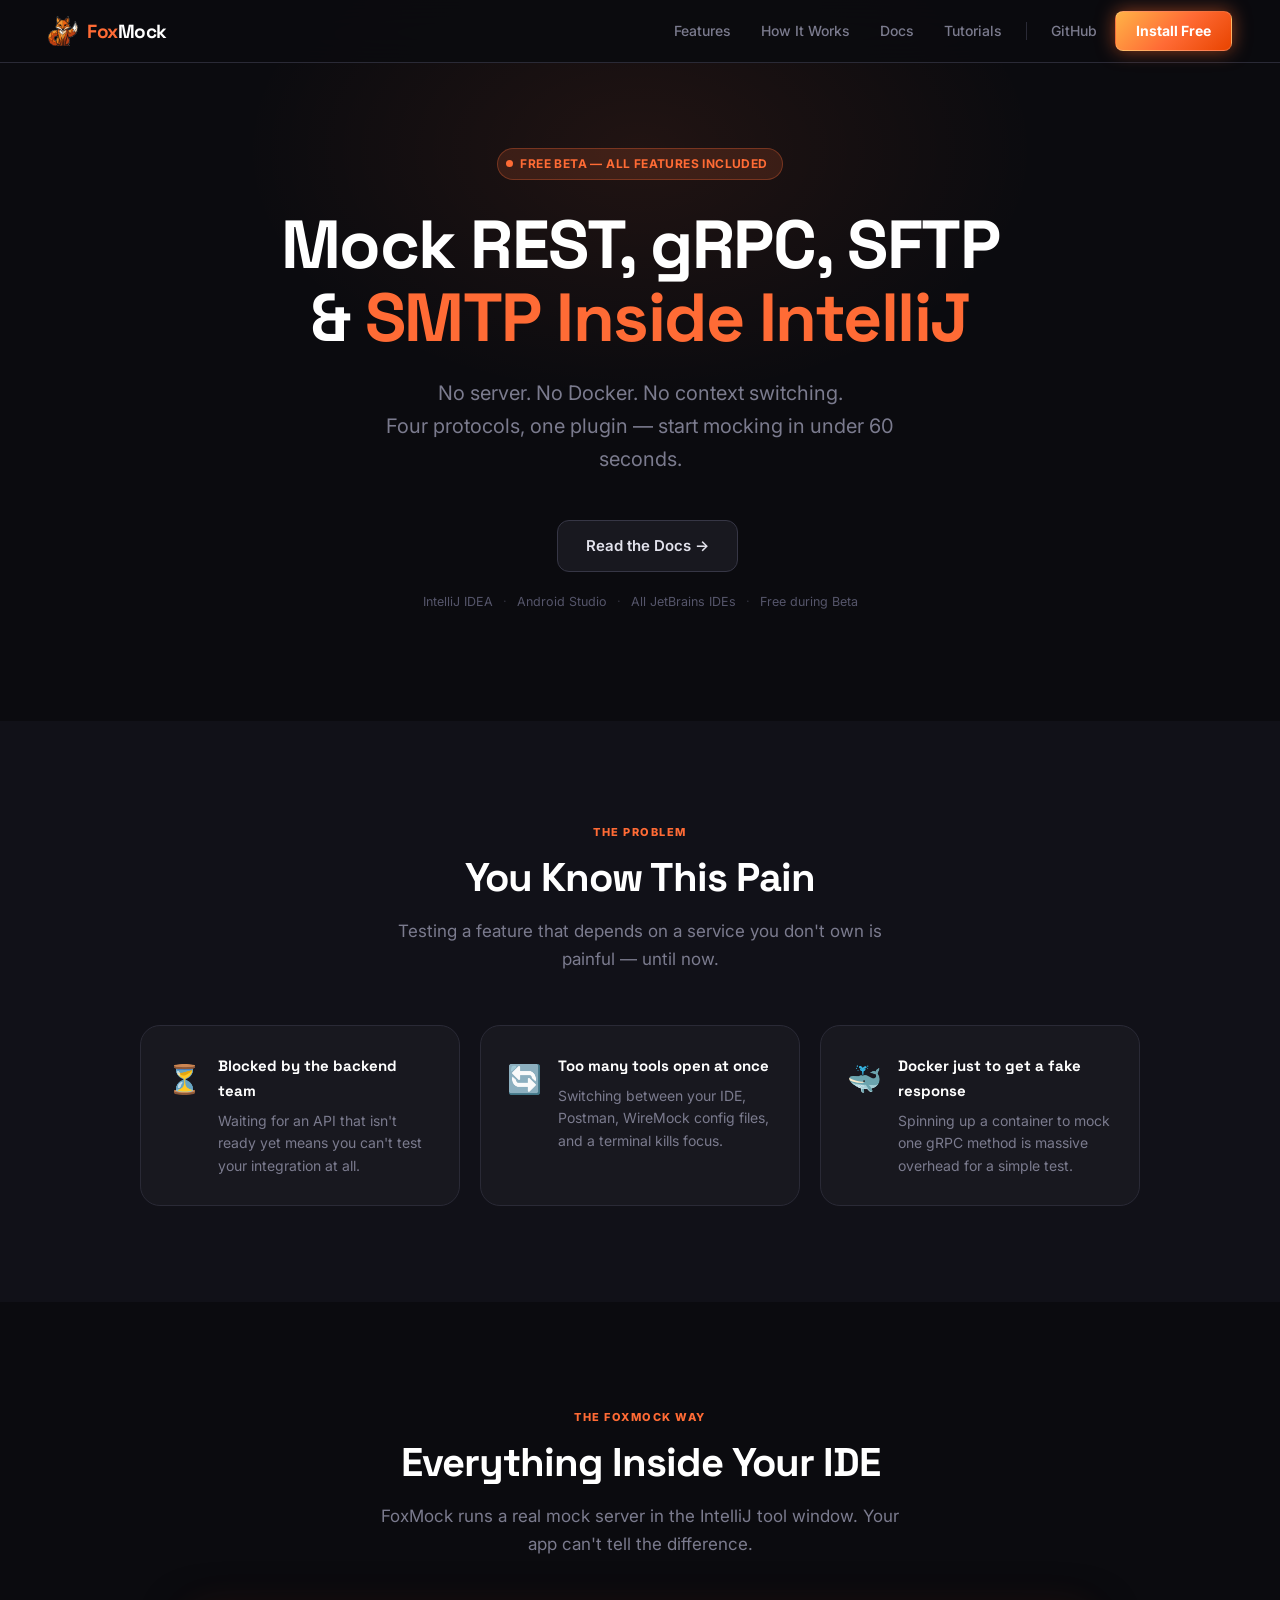
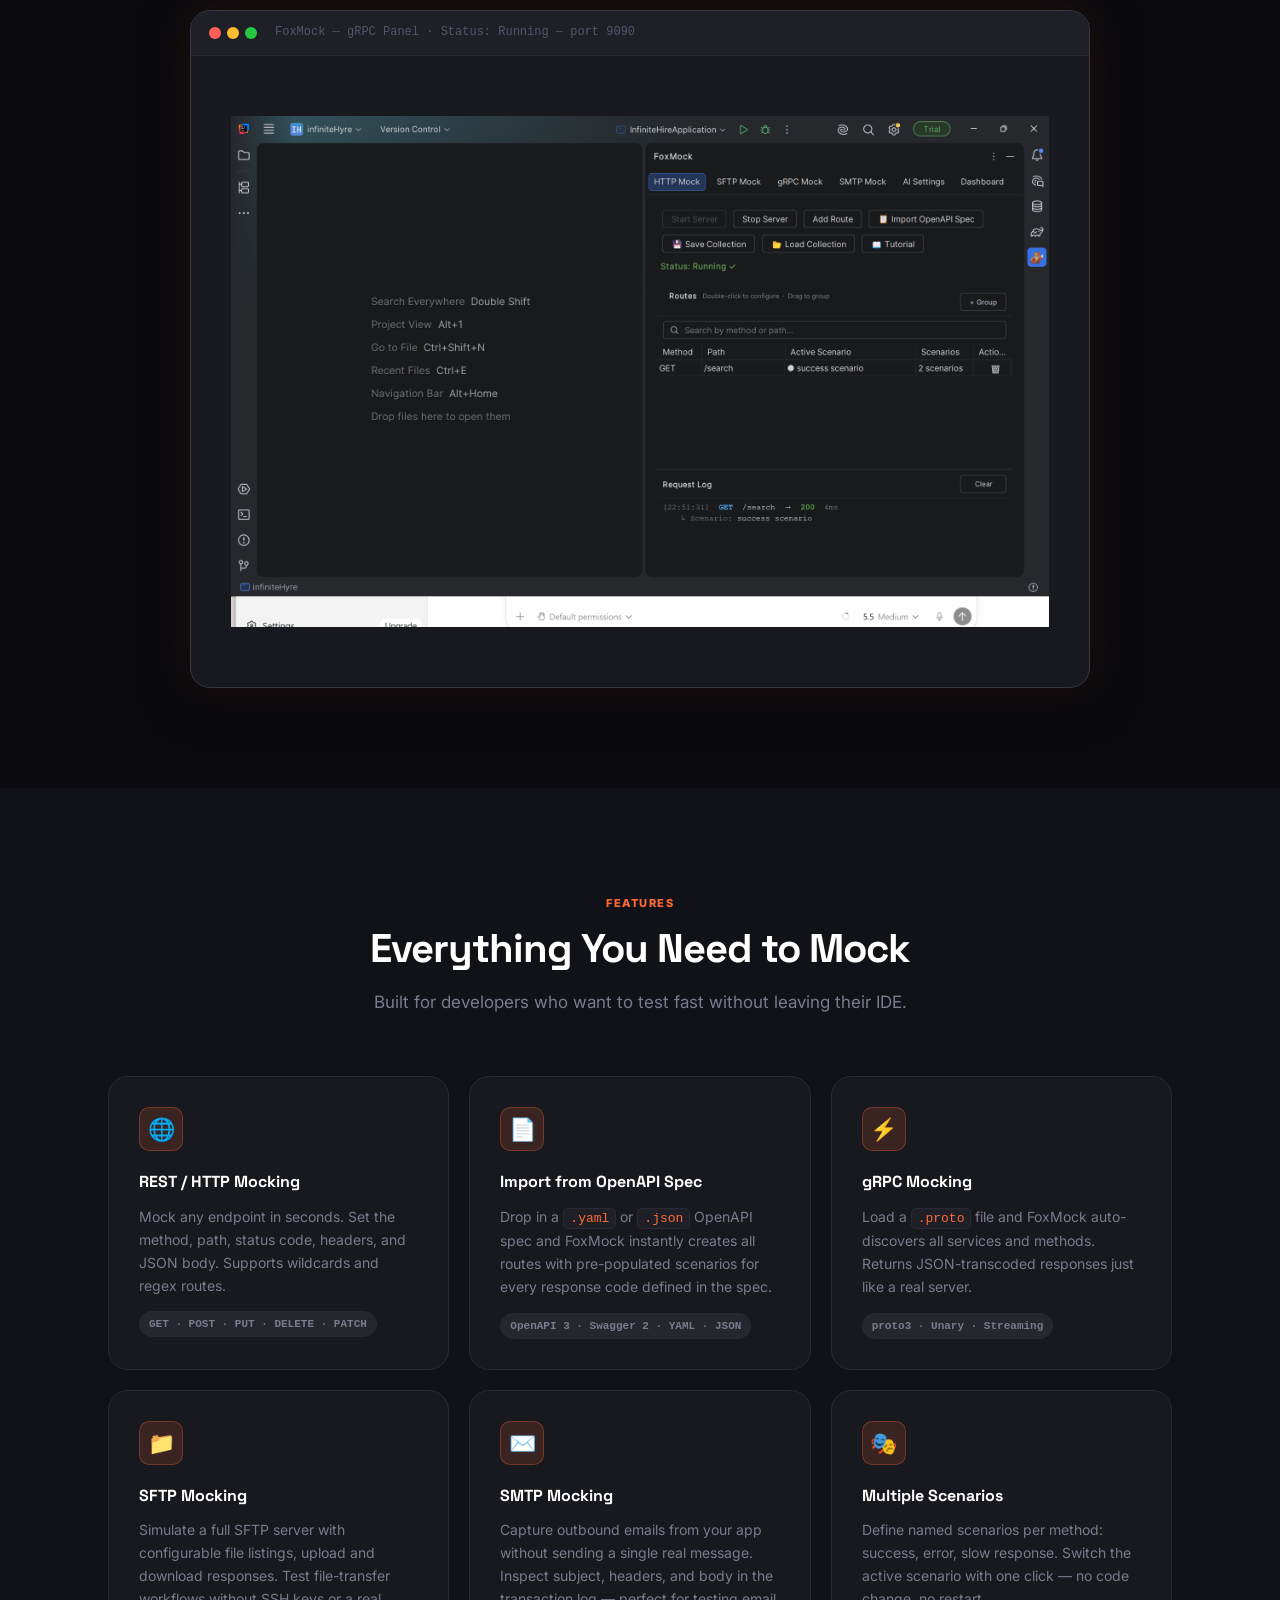
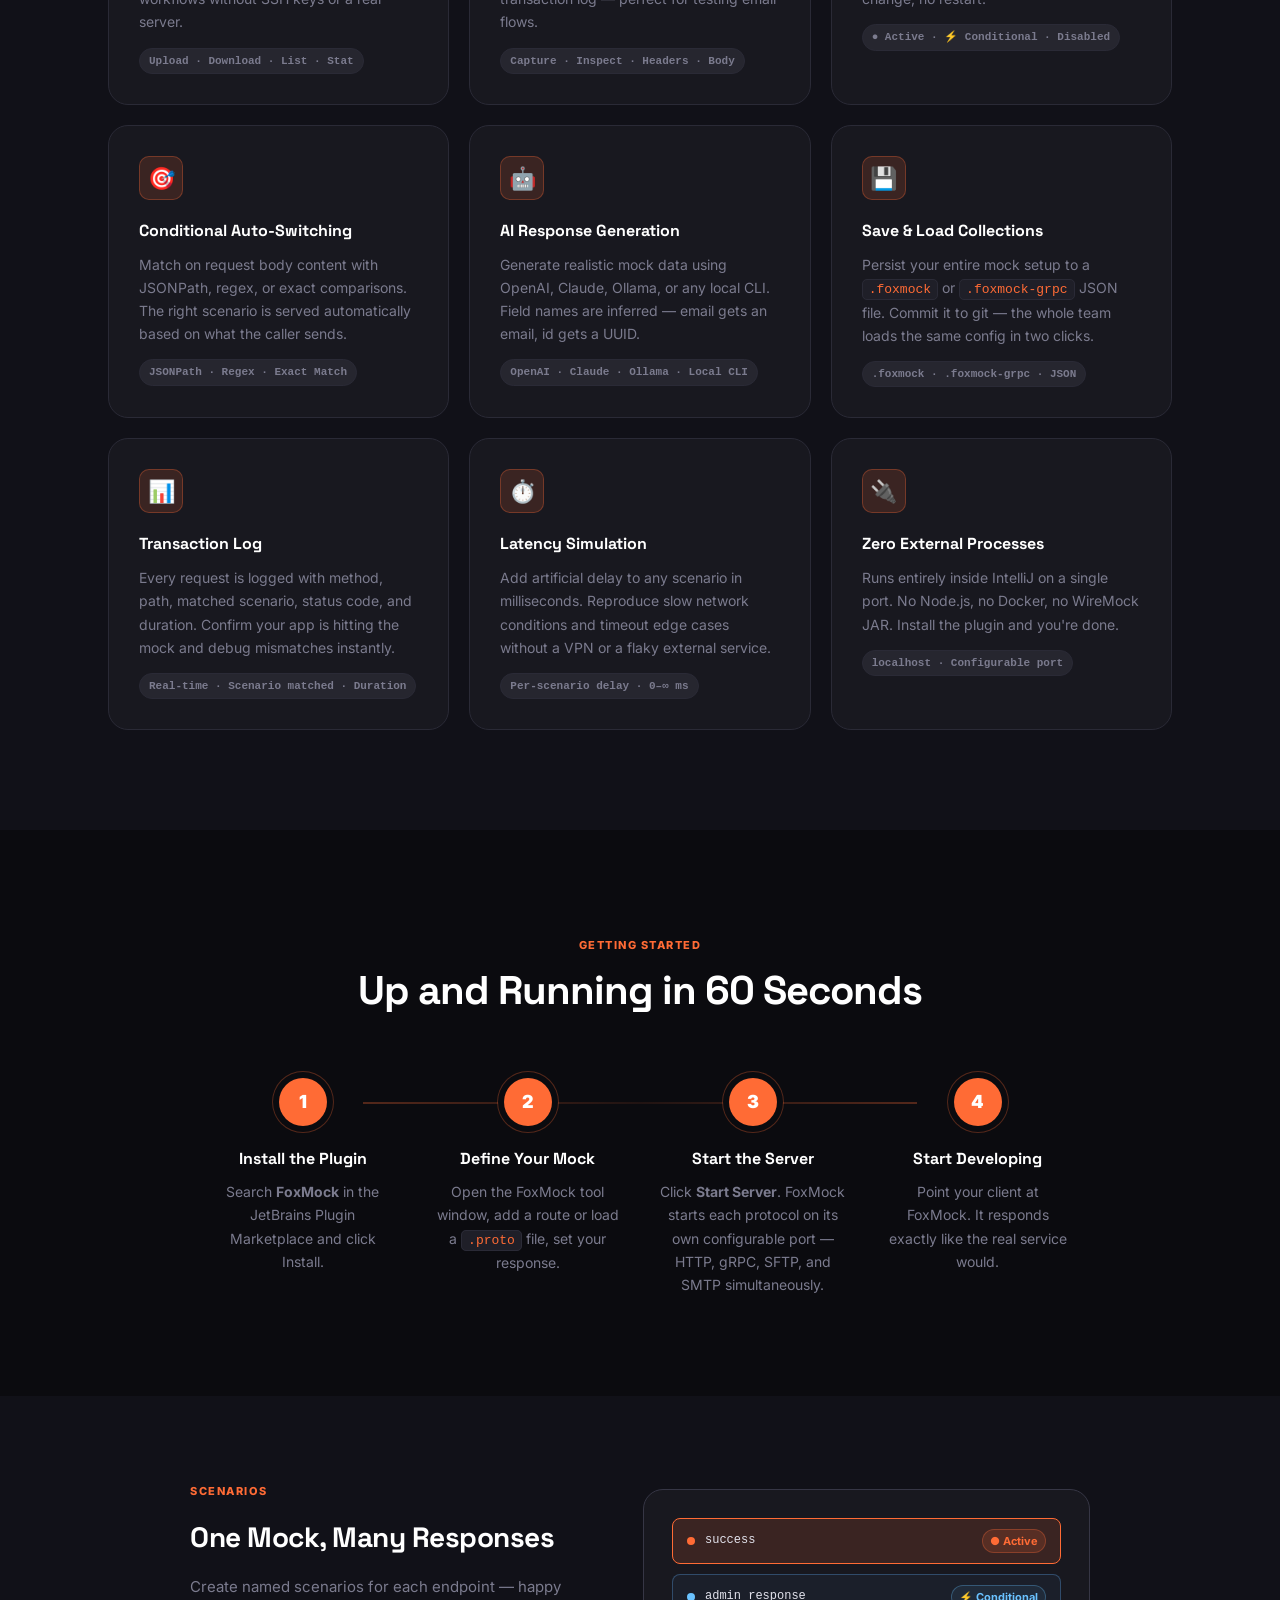
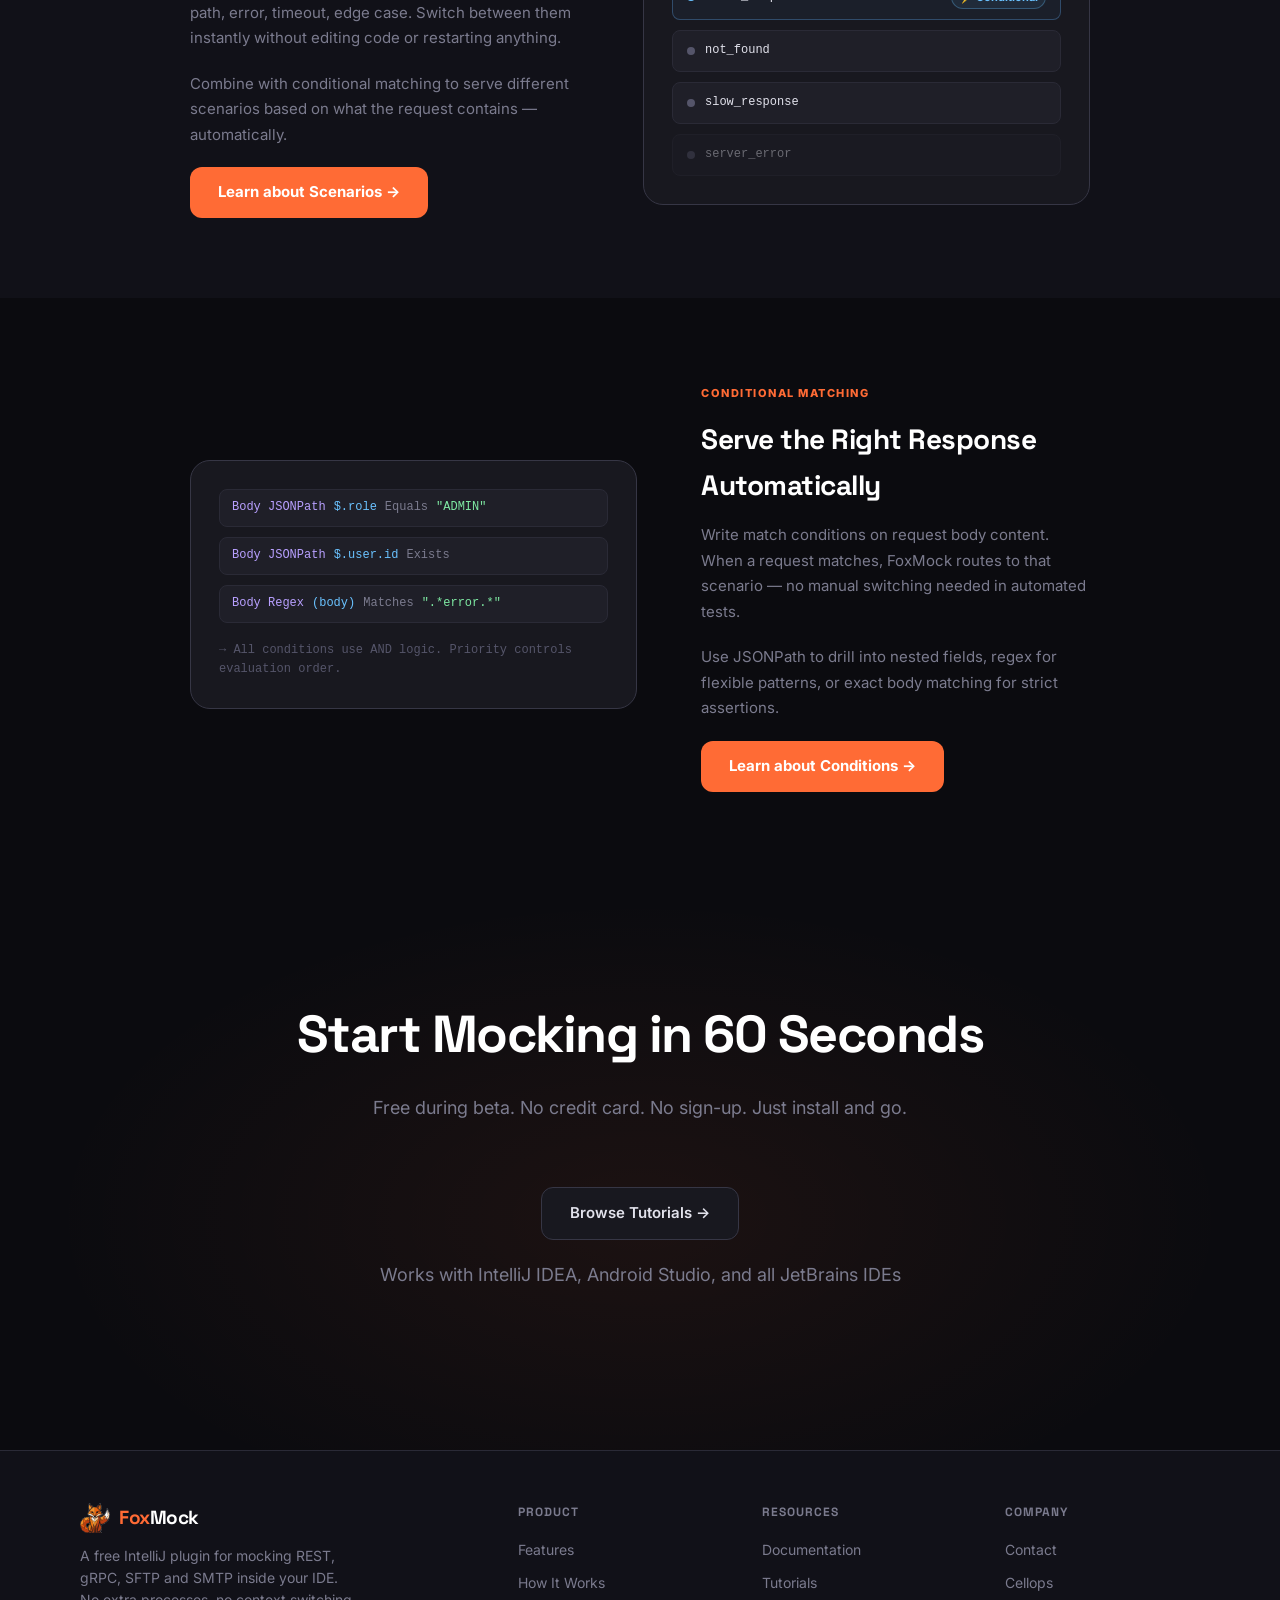
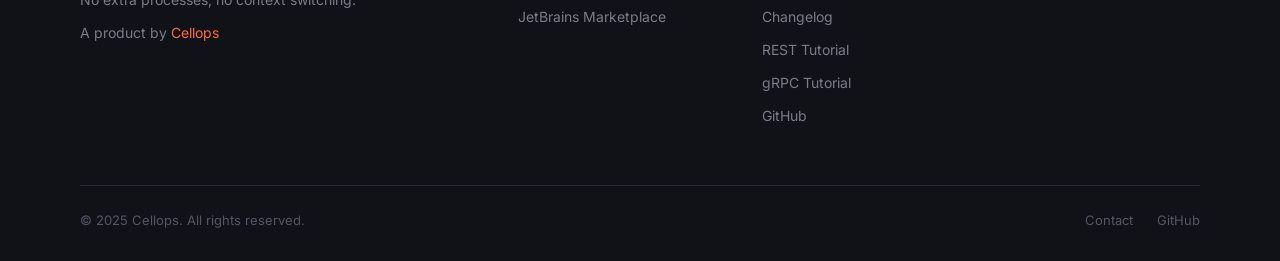
<file: docs/index.html>
<!DOCTYPE html>
<html lang="en">
<head>
  <meta charset="UTF-8" />
  <meta name="viewport" content="width=device-width, initial-scale=1.0" />
  <title>FoxMock — Mock REST, gRPC, SFTP &amp; SMTP Inside IntelliJ</title>
  <meta name="description" content="FoxMock is a free IntelliJ plugin that runs real REST, gRPC, SFTP and SMTP mock servers inside your IDE. No external tools, no Docker, no config files." />
  <link rel="preconnect" href="https://fonts.googleapis.com" />
  <link rel="preconnect" href="https://fonts.gstatic.com" crossorigin />
  <link href="https://fonts.googleapis.com/css2?family=Inter:ital,opsz,wght@0,14..32,400;0,14..32,500;0,14..32,600;0,14..32,700;0,14..32,800&family=Space+Grotesk:wght@500;600;700&display=swap" rel="stylesheet" />
  <!-- Canonical -->
  <link rel="canonical" href="https://fox-mock.com/" />

  <!-- Open Graph -->
  <meta property="og:type" content="website" />
  <meta property="og:site_name" content="FoxMock" />
  <meta property="og:title" content="FoxMock — Mock REST, gRPC, SFTP &amp; SMTP Inside IntelliJ" />
  <meta property="og:description" content="FoxMock is a free IntelliJ plugin that runs real REST, gRPC, SFTP and SMTP mock servers inside your IDE. No external tools, no Docker, no config files." />
  <meta property="og:url" content="https://fox-mock.com/" />
  <meta property="og:image" content="https://fox-mock.com/og-image.png" />
  <meta property="og:image:width" content="1200" />
  <meta property="og:image:height" content="630" />
  <meta property="og:image:alt" content="FoxMock — Mock REST, gRPC, SFTP and SMTP inside IntelliJ IDEA" />

  <!-- Twitter Card -->
  <meta name="twitter:card" content="summary_large_image" />
  <meta name="twitter:title" content="FoxMock — Mock REST, gRPC, SFTP &amp; SMTP Inside IntelliJ" />
  <meta name="twitter:description" content="Free IntelliJ plugin. Four protocols, one plugin — start mocking in under 60 seconds. No Docker, no config files." />
  <meta name="twitter:image" content="https://fox-mock.com/og-image.png" />

  <!-- Extra SEO -->
  <meta name="robots" content="index, follow" />
  <meta name="author" content="Cellops" />
  <meta name="theme-color" content="#0B0B0F" />

  <!-- JSON-LD: SoftwareApplication -->
  <script type="application/ld+json">
  {
    "@context": "https://schema.org",
    "@type": "SoftwareApplication",
    "name": "FoxMock",
    "applicationCategory": "DeveloperApplication",
    "operatingSystem": "Windows, macOS, Linux",
    "offers": {
      "@type": "Offer",
      "price": "0",
      "priceCurrency": "USD"
    },
    "description": "FoxMock is a free IntelliJ plugin that runs real REST, gRPC, SFTP and SMTP mock servers inside your IDE. No external tools, no Docker, no config files.",
    "url": "https://fox-mock.com/",
    "downloadUrl": "https://plugins.jetbrains.com/plugin/31488",
    "publisher": {
      "@type": "Organization",
      "name": "Cellops",
      "url": "https://cellops.com"
    }
  }
  </script>

  <link rel="stylesheet" href="style.css" />
  <script src="https://plugins.jetbrains.com/assets/scripts/mp-widget.js"></script>
</head>

<body>

<!-- NAVIGATION -->
<nav>
  <div class="nav-inner">
    <a href="index.html" class="logo">
      <img src="foxmock-logo.svg" alt="FoxMock" class="logo-icon" />
      <span class="logo-wordmark"><span class="logo-fox">Fox</span><span class="logo-mock">Mock</span></span>
    </a>
    <div class="nav-links">
      <a href="#features">Features</a>
      <a href="#how-it-works">How It Works</a>
      <a href="docs.html">Docs</a>
      <a href="tutorials.html">Tutorials</a>
      <div class="nav-sep"></div>
      <a href="https://github.com/YOUR_GITHUB/foxmock" target="_blank">GitHub</a>
      <a href="https://plugins.jetbrains.com/plugin/31488" target="_blank" class="btn-nav">Install Free</a>
    </div>
    <button class="nav-mobile-btn" id="nav-mobile-btn" aria-label="Open menu" aria-expanded="false">
      <span class="hamburger-line"></span>
      <span class="hamburger-line"></span>
      <span class="hamburger-line"></span>
    </button>
  </div>
  <div class="nav-mobile-menu" id="nav-mobile-menu">
    <a href="#features">Features</a>
    <a href="#how-it-works">How It Works</a>
    <a href="docs.html">Docs</a>
    <a href="tutorial-grpc.html">Tutorial</a>
    <a href="https://github.com/YOUR_GITHUB/foxmock" target="_blank">GitHub</a>
    <a href="https://plugins.jetbrains.com/plugin/31488" target="_blank" class="btn-mobile-install">Install Free</a>
  </div>
</nav>

<!-- HERO -->
<section class="hero">
  <div class="hero-inner">
    <div class="hero-badge">
      <div class="hero-badge-dot"></div>
      Free Beta — All Features Included
    </div>

    <h1>Mock REST, gRPC, SFTP<br/>&amp; <span class="accent">SMTP Inside IntelliJ</span></h1>

    <p class="hero-sub">
      No server. No Docker. No context switching.<br/>
      Four protocols, one plugin — start mocking in under 60 seconds.
    </p>

    <div class="hero-cta">
      <!-- JetBrains Marketplace install widget -->
      <div id="jb-install-widget"></div>
      <a href="docs.html" class="btn-secondary">
        Read the Docs →
      </a>
    </div>

    <p class="hero-meta">
      IntelliJ IDEA <span>·</span> Android Studio <span>·</span> All JetBrains IDEs <span>·</span> Free during Beta
    </p>
  </div>
</section>

<!-- PROBLEM -->
<section class="problem">
  <div class="container">
    <div class="problem-header">
      <div class="section-label">The Problem</div>
      <h2 class="section-heading">You Know This Pain</h2>
      <p class="section-sub">
        Testing a feature that depends on a service you don't own is painful — until now.
      </p>
    </div>
    <div class="pain-grid">
      <div class="pain-card">
        <div class="pain-icon">⏳</div>
        <div>
          <h4>Blocked by the backend team</h4>
          <p>Waiting for an API that isn't ready yet means you can't test your integration at all.</p>
        </div>
      </div>
      <div class="pain-card">
        <div class="pain-icon">🔄</div>
        <div>
          <h4>Too many tools open at once</h4>
          <p>Switching between your IDE, Postman, WireMock config files, and a terminal kills focus.</p>
        </div>
      </div>
      <div class="pain-card">
        <div class="pain-icon">🐳</div>
        <div>
          <h4>Docker just to get a fake response</h4>
          <p>Spinning up a container to mock one gRPC method is massive overhead for a simple test.</p>
        </div>
      </div>
    </div>
  </div>
</section>

<!-- DEMO -->
<section class="demo">
  <div class="container">
    <div class="demo-header">
      <div class="section-label">The FoxMock Way</div>
      <h2 class="section-heading">Everything Inside Your IDE</h2>
      <p class="section-sub">
        FoxMock runs a real mock server in the IntelliJ tool window. Your app can't tell the difference.
      </p>
    </div>

    <div class="demo-window">
      <div class="demo-titlebar">
        <div class="titlebar-dots">
          <div class="titlebar-dot red"></div>
          <div class="titlebar-dot yellow"></div>
          <div class="titlebar-dot green"></div>
        </div>
        <span class="titlebar-label">FoxMock — gRPC Panel · Status: Running — port 9090</span>
      </div>
      <div class="demo-body">
        <img
          src="assets/Fox-mock-running.png"
          alt="FoxMock plugin running inside IntelliJ"
          class="demo-screenshot"
        />
      </div>
    </div>
  </div>
</section>

<!-- FEATURES -->
<section class="features" id="features">
  <div class="container">
    <div class="features-header">
      <div class="section-label">Features</div>
      <h2 class="section-heading">Everything You Need to Mock</h2>
      <p class="section-sub">Built for developers who want to test fast without leaving their IDE.</p>
    </div>

    <div class="features-grid">

      <div class="feature-card">
        <div class="feature-icon-wrap">🌐</div>
        <h3>REST / HTTP Mocking</h3>
        <p>Mock any endpoint in seconds. Set the method, path, status code, headers, and JSON body. Supports wildcards and regex routes.</p>
        <span class="feature-tag">GET · POST · PUT · DELETE · PATCH</span>
      </div>

      <div class="feature-card">
        <div class="feature-icon-wrap">📄</div>
        <h3>Import from OpenAPI Spec</h3>
        <p>Drop in a <code>.yaml</code> or <code>.json</code> OpenAPI spec and FoxMock instantly creates all routes with pre-populated scenarios for every response code defined in the spec.</p>
        <span class="feature-tag">OpenAPI 3 · Swagger 2 · YAML · JSON</span>
      </div>

      <div class="feature-card">
        <div class="feature-icon-wrap">⚡</div>
        <h3>gRPC Mocking</h3>
        <p>Load a <code>.proto</code> file and FoxMock auto-discovers all services and methods. Returns JSON-transcoded responses just like a real server.</p>
        <span class="feature-tag">proto3 · Unary · Streaming</span>
      </div>

      <div class="feature-card">
        <div class="feature-icon-wrap">📁</div>
        <h3>SFTP Mocking</h3>
        <p>Simulate a full SFTP server with configurable file listings, upload and download responses. Test file-transfer workflows without SSH keys or a real server.</p>
        <span class="feature-tag">Upload · Download · List · Stat</span>
      </div>

      <div class="feature-card">
        <div class="feature-icon-wrap">✉️</div>
        <h3>SMTP Mocking</h3>
        <p>Capture outbound emails from your app without sending a single real message. Inspect subject, headers, and body in the transaction log — perfect for testing email flows.</p>
        <span class="feature-tag">Capture · Inspect · Headers · Body</span>
      </div>

      <div class="feature-card">
        <div class="feature-icon-wrap">🎭</div>
        <h3>Multiple Scenarios</h3>
        <p>Define named scenarios per method: success, error, slow response. Switch the active scenario with one click — no code change, no restart.</p>
        <span class="feature-tag">● Active · ⚡ Conditional · Disabled</span>
      </div>

      <div class="feature-card">
        <div class="feature-icon-wrap">🎯</div>
        <h3>Conditional Auto-Switching</h3>
        <p>Match on request body content with JSONPath, regex, or exact comparisons. The right scenario is served automatically based on what the caller sends.</p>
        <span class="feature-tag">JSONPath · Regex · Exact Match</span>
      </div>

      <div class="feature-card">
        <div class="feature-icon-wrap">🤖</div>
        <h3>AI Response Generation</h3>
        <p>Generate realistic mock data using OpenAI, Claude, Ollama, or any local CLI. Field names are inferred — email gets an email, id gets a UUID.</p>
        <span class="feature-tag">OpenAI · Claude · Ollama · Local CLI</span>
      </div>

      <div class="feature-card">
        <div class="feature-icon-wrap">💾</div>
        <h3>Save &amp; Load Collections</h3>
        <p>Persist your entire mock setup to a <code>.foxmock</code> or <code>.foxmock-grpc</code> JSON file. Commit it to git — the whole team loads the same config in two clicks.</p>
        <span class="feature-tag">.foxmock · .foxmock-grpc · JSON</span>
      </div>

      <div class="feature-card">
        <div class="feature-icon-wrap">📊</div>
        <h3>Transaction Log</h3>
        <p>Every request is logged with method, path, matched scenario, status code, and duration. Confirm your app is hitting the mock and debug mismatches instantly.</p>
        <span class="feature-tag">Real-time · Scenario matched · Duration</span>
      </div>

      <div class="feature-card">
        <div class="feature-icon-wrap">⏱️</div>
        <h3>Latency Simulation</h3>
        <p>Add artificial delay to any scenario in milliseconds. Reproduce slow network conditions and timeout edge cases without a VPN or a flaky external service.</p>
        <span class="feature-tag">Per-scenario delay · 0–∞ ms</span>
      </div>

      <div class="feature-card">
        <div class="feature-icon-wrap">🔌</div>
        <h3>Zero External Processes</h3>
        <p>Runs entirely inside IntelliJ on a single port. No Node.js, no Docker, no WireMock JAR. Install the plugin and you're done.</p>
        <span class="feature-tag">localhost · Configurable port</span>
      </div>

    </div>
  </div>
</section>

<!-- HOW IT WORKS -->
<section class="how-it-works" id="how-it-works">
  <div class="container">
    <div class="how-it-works-header">
      <div class="section-label">Getting Started</div>
      <h2 class="section-heading">Up and Running in 60 Seconds</h2>
    </div>

    <div class="steps">
      <div class="step">
        <div class="step-num">1</div>
        <h3>Install the Plugin</h3>
        <p>Search <strong>FoxMock</strong> in the JetBrains Plugin Marketplace and click Install.</p>
      </div>
      <div class="step">
        <div class="step-num">2</div>
        <h3>Define Your Mock</h3>
        <p>Open the FoxMock tool window, add a route or load a <code>.proto</code> file, set your response.</p>
      </div>
      <div class="step">
        <div class="step-num">3</div>
        <h3>Start the Server</h3>
        <p>Click <strong>Start Server</strong>. FoxMock starts each protocol on its own configurable port — HTTP, gRPC, SFTP, and SMTP simultaneously.</p>
      </div>
      <div class="step">
        <div class="step-num">4</div>
        <h3>Start Developing</h3>
        <p>Point your client at FoxMock. It responds exactly like the real service would.</p>
      </div>
    </div>
  </div>
</section>

<!-- ADVANCED: SCENARIOS -->
<section class="feature-strip">
  <div class="container">
    <div class="strip-inner">
      <div class="strip-text">
        <div class="section-label">Scenarios</div>
        <h3>One Mock, Many Responses</h3>
        <p>Create named scenarios for each endpoint — happy path, error, timeout, edge case. Switch between them instantly without editing code or restarting anything.</p>
        <p>Combine with conditional matching to serve different scenarios based on what the request contains — automatically.</p>
        <a href="docs.html#scenarios" class="btn-primary">Learn about Scenarios →</a>
      </div>
      <div class="strip-visual">
        <div class="scenario-row active">
          <div class="badge-dot orange"></div>
          <span class="scenario-name">success</span>
          <span class="scenario-badge">● Active</span>
        </div>
        <div class="scenario-row conditional">
          <div class="badge-dot blue"></div>
          <span class="scenario-name">admin_response</span>
          <span class="scenario-badge blue">⚡ Conditional</span>
        </div>
        <div class="scenario-row">
          <div class="badge-dot"></div>
          <span class="scenario-name">not_found</span>
        </div>
        <div class="scenario-row">
          <div class="badge-dot"></div>
          <span class="scenario-name">slow_response</span>
        </div>
        <div class="scenario-row disabled">
          <div class="badge-dot"></div>
          <span class="scenario-name">server_error</span>
        </div>
      </div>
    </div>
  </div>
</section>

<!-- ADVANCED: CONDITIONS -->
<section class="feature-strip">
  <div class="container">
    <div class="strip-inner reverse">
      <div class="strip-text">
        <div class="section-label">Conditional Matching</div>
        <h3>Serve the Right Response Automatically</h3>
        <p>Write match conditions on request body content. When a request matches, FoxMock routes to that scenario — no manual switching needed in automated tests.</p>
        <p>Use JSONPath to drill into nested fields, regex for flexible patterns, or exact body matching for strict assertions.</p>
        <a href="docs.html#conditions" class="btn-primary">Learn about Conditions →</a>
      </div>
      <div class="strip-visual">
        <div class="condition-row">
          <span class="cond-type">Body JSONPath</span>
          <span class="cond-path">$.role</span>
          <span class="cond-op">Equals</span>
          <span class="cond-value">"ADMIN"</span>
        </div>
        <div class="condition-row">
          <span class="cond-type">Body JSONPath</span>
          <span class="cond-path">$.user.id</span>
          <span class="cond-op">Exists</span>
        </div>
        <div class="condition-row">
          <span class="cond-type">Body Regex</span>
          <span class="cond-path">(body)</span>
          <span class="cond-op">Matches</span>
          <span class="cond-value">".*error.*"</span>
        </div>
        <div style="margin-top:8px;font-size:12px;color:var(--text-dim);font-family:var(--font-mono);">
          → All conditions use AND logic. Priority controls evaluation order.
        </div>
      </div>
    </div>
  </div>
</section>

<!-- CTA -->
<section class="cta-section">
  <div class="container">
    <h2>Start Mocking in 60 Seconds</h2>
    <p>Free during beta. No credit card. No sign-up. Just install and go.</p>
    <div class="cta-card-wrap">
      <div id="jb-card-widget"></div>
    </div>
    <div class="cta-buttons">
      <a href="tutorials.html" class="btn-secondary">Browse Tutorials →</a>
    </div>
    <p class="cta-note">Works with IntelliJ IDEA, Android Studio, and all JetBrains IDEs</p>
  </div>
</section>

<!-- FOOTER -->
<footer>
  <div class="footer-grid">
    <div class="footer-brand">
      <a href="index.html" class="logo">
        <img src="foxmock-logo.svg" alt="FoxMock" class="logo-icon" />
        <span class="logo-wordmark"><span class="logo-fox">Fox</span><span class="logo-mock">Mock</span></span>
      </a>
      <p>A free IntelliJ plugin for mocking REST, gRPC, SFTP and SMTP inside your IDE. No extra processes, no context switching.</p>
      <p style="margin-top:10px;">A product by <a href="https://cellops.com" target="_blank">Cellops</a></p>
    </div>

    <div class="footer-col">
      <h4>Product</h4>
      <a href="#features">Features</a>
      <a href="#how-it-works">How It Works</a>
      <a href="https://plugins.jetbrains.com/plugin/31488" target="_blank">JetBrains Marketplace</a>
    </div>

    <div class="footer-col">
      <h4>Resources</h4>
      <a href="docs.html">Documentation</a>
      <a href="tutorials.html">Tutorials</a>
      <a href="changelog.html">Changelog</a>
      <a href="tutorial-rest.html">REST Tutorial</a>
      <a href="tutorial-grpc.html">gRPC Tutorial</a>
      <a href="https://github.com/YOUR_GITHUB/foxmock" target="_blank">GitHub</a>
    </div>

    <div class="footer-col">
      <h4>Company</h4>
      <a href="mailto:hello@fox-mock.com">Contact</a>
      <a href="https://cellops.com" target="_blank">Cellops</a>
    </div>
  </div>

  <div class="footer-bottom">
    <p>© 2025 Cellops. All rights reserved.</p>
    <div class="footer-bottom-links">
      <a href="mailto:hello@fox-mock.com">Contact</a>
      <a href="https://github.com/YOUR_GITHUB/foxmock" target="_blank">GitHub</a>
    </div>
  </div>
</footer>

<script>
  // JetBrains Marketplace install widget — hero
  MarketplaceWidget.setupMarketplaceWidget('install', 31488, '#jb-install-widget');

  // JetBrains Marketplace plugin card — CTA section
  MarketplaceWidget.setupMarketplaceWidget('card', 31488, '#jb-card-widget');

  // Mobile nav toggle
  (function () {
    const btn = document.getElementById('nav-mobile-btn');
    const menu = document.getElementById('nav-mobile-menu');
    if (!btn || !menu) return;
    btn.addEventListener('click', () => {
      const open = menu.classList.toggle('open');
      btn.classList.toggle('open', open);
      btn.setAttribute('aria-expanded', open);
      btn.setAttribute('aria-label', open ? 'Close menu' : 'Open menu');
    });
    document.addEventListener('click', e => {
      if (!btn.contains(e.target) && !menu.contains(e.target)) {
        menu.classList.remove('open');
        btn.classList.remove('open');
        btn.setAttribute('aria-expanded', 'false');
        btn.setAttribute('aria-label', 'Open menu');
      }
    });
    menu.querySelectorAll('a').forEach(a => a.addEventListener('click', () => {
      menu.classList.remove('open');
      btn.classList.remove('open');
      btn.setAttribute('aria-expanded', 'false');
      btn.setAttribute('aria-label', 'Open menu');
    }));
  })();

  // Highlight active nav link
  document.querySelectorAll('.nav-links a[href]').forEach(a => {
    if (a.getAttribute('href') === window.location.pathname.split('/').pop()
        || (window.location.pathname.endsWith('/') && a.getAttribute('href') === 'index.html')) {
      a.classList.add('active');
    }
  });
</script>

</body>
</html>
</file>
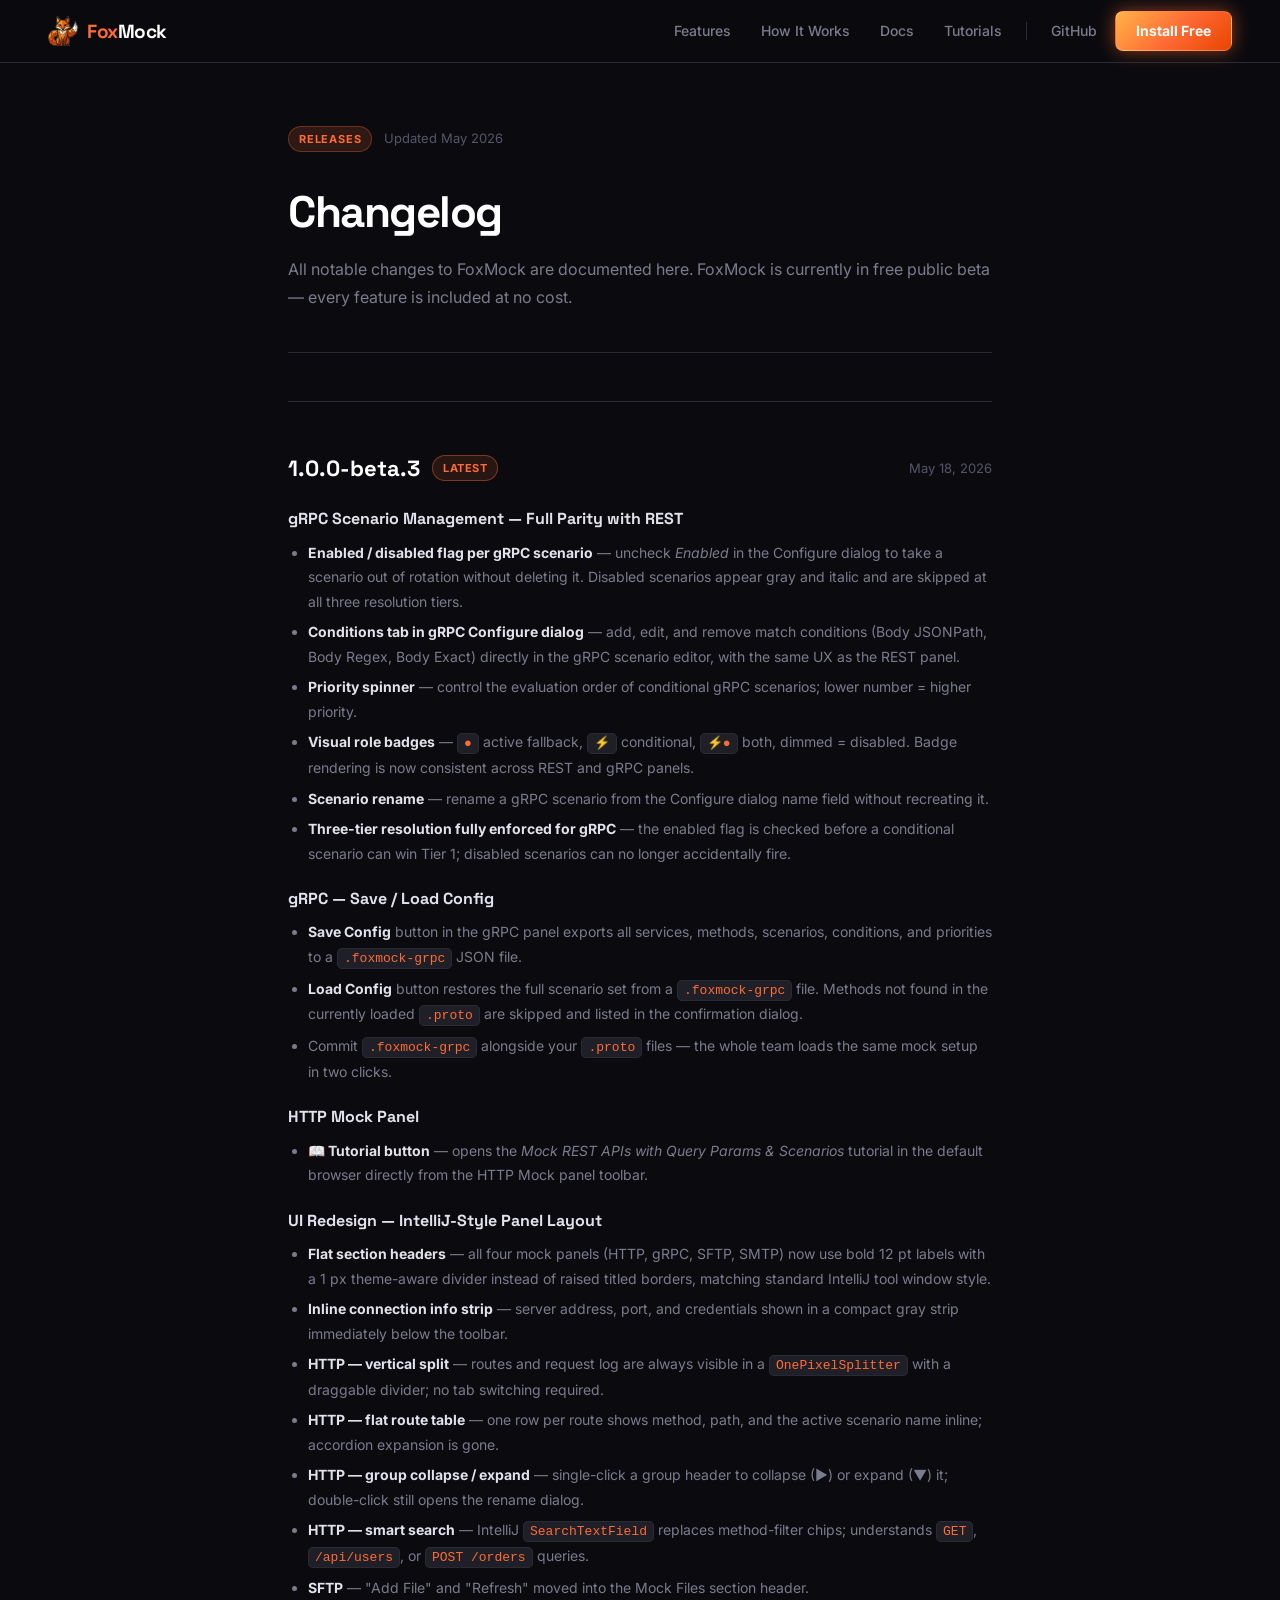
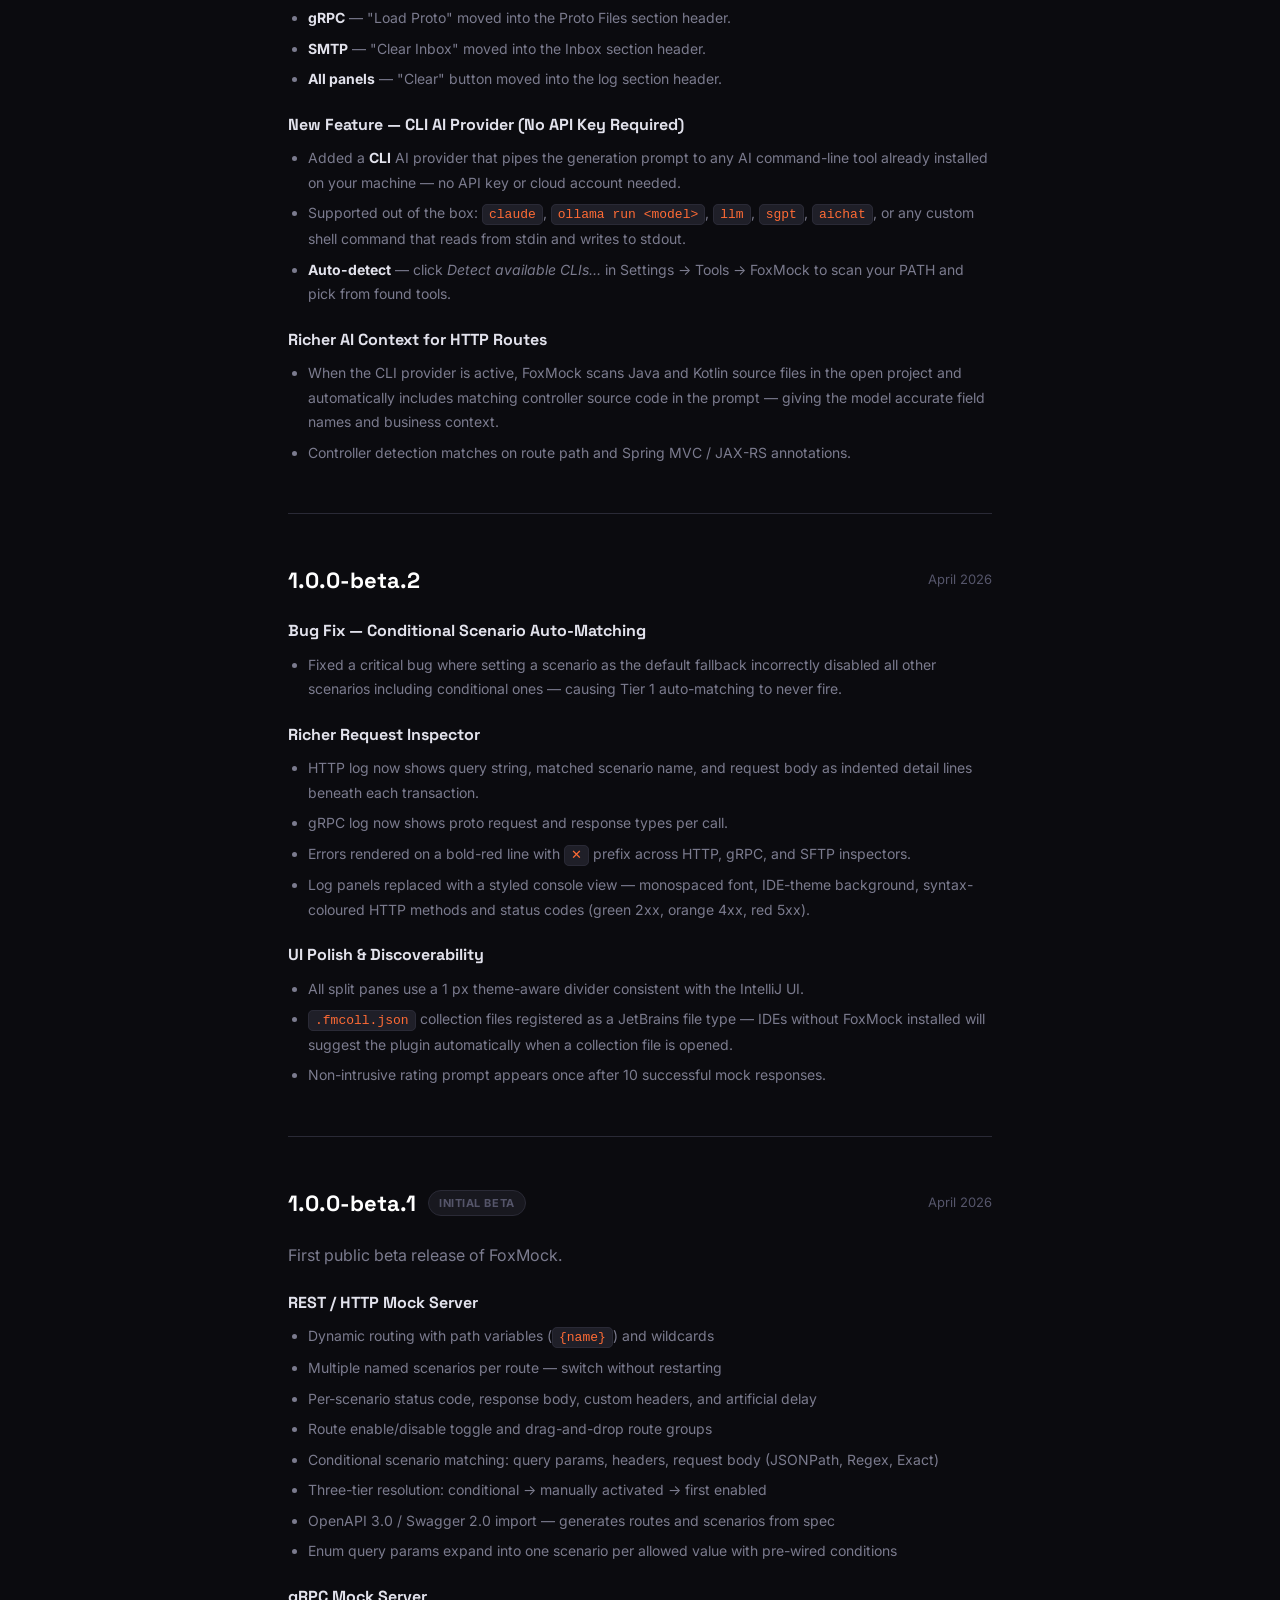
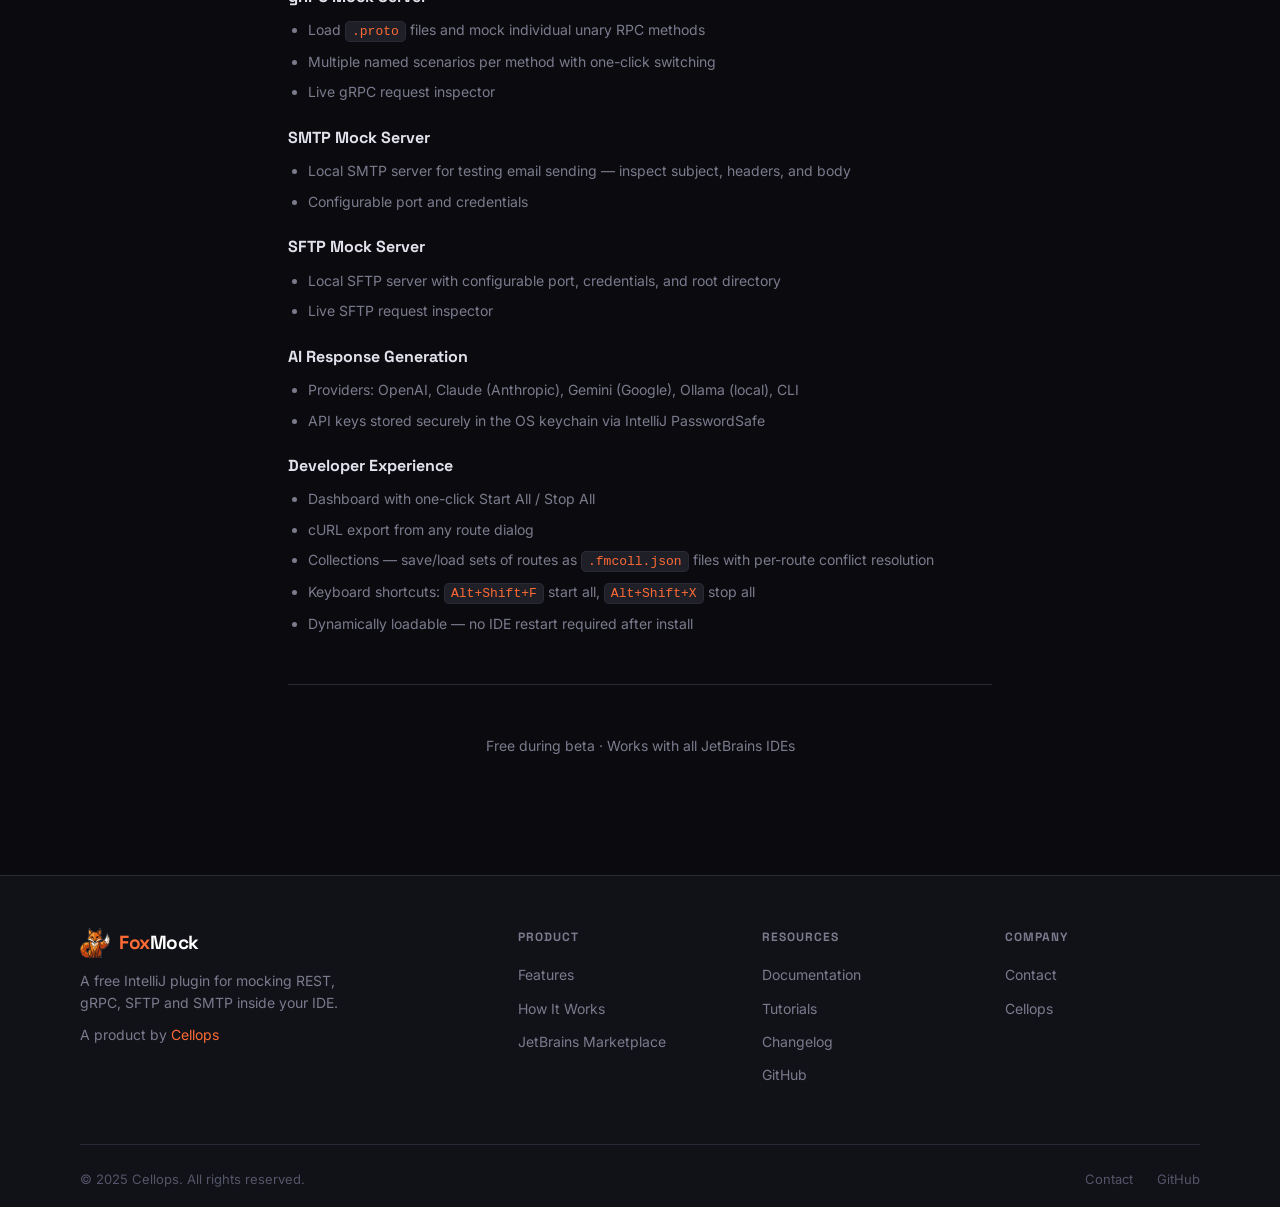
<file: docs/changelog.html>
<!DOCTYPE html>
<html lang="en">
<head>
  <meta charset="UTF-8" />
  <meta name="viewport" content="width=device-width, initial-scale=1.0" />
  <title>Changelog — FoxMock</title>
  <meta name="description" content="FoxMock release history — new features, bug fixes, and improvements for every beta version." />
  <link rel="preconnect" href="https://fonts.googleapis.com" />
  <link rel="preconnect" href="https://fonts.gstatic.com" crossorigin />
  <link href="https://fonts.googleapis.com/css2?family=Inter:ital,opsz,wght@0,14..32,400;0,14..32,500;0,14..32,600;0,14..32,700;0,14..32,800&family=Space+Grotesk:wght@500;600;700&display=swap" rel="stylesheet" />

  <link rel="canonical" href="https://fox-mock.com/changelog.html" />
  <meta property="og:type" content="website" />
  <meta property="og:site_name" content="FoxMock" />
  <meta property="og:title" content="Changelog — FoxMock" />
  <meta property="og:description" content="FoxMock release history — new features, bug fixes, and improvements for every beta version." />
  <meta property="og:url" content="https://fox-mock.com/changelog.html" />
  <meta property="og:image" content="https://fox-mock.com/og-image.png" />
  <meta name="robots" content="index, follow" />
  <meta name="author" content="Cellops" />
  <meta name="theme-color" content="#0B0B0F" />

  <link rel="stylesheet" href="style.css" />
  <script src="https://plugins.jetbrains.com/assets/scripts/mp-widget.js"></script>
</head>

<body>

<!-- NAVIGATION -->
<nav>
  <div class="nav-inner">
    <a href="index.html" class="logo">
      <img src="foxmock-logo.svg" alt="FoxMock" class="logo-icon" />
      <span class="logo-wordmark"><span class="logo-fox">Fox</span><span class="logo-mock">Mock</span></span>
    </a>
    <div class="nav-links">
      <a href="index.html#features">Features</a>
      <a href="index.html#how-it-works">How It Works</a>
      <a href="docs.html">Docs</a>
      <a href="tutorials.html">Tutorials</a>
      <div class="nav-sep"></div>
      <a href="https://github.com/YOUR_GITHUB/foxmock" target="_blank">GitHub</a>
      <a href="https://plugins.jetbrains.com/plugin/31488" target="_blank" class="btn-nav">Install Free</a>
    </div>
    <button class="nav-mobile-btn" id="nav-mobile-btn" aria-label="Open menu" aria-expanded="false">
      <span class="hamburger-line"></span>
      <span class="hamburger-line"></span>
      <span class="hamburger-line"></span>
    </button>
  </div>
  <div class="nav-mobile-menu" id="nav-mobile-menu">
    <a href="index.html#features">Features</a>
    <a href="index.html#how-it-works">How It Works</a>
    <a href="docs.html">Docs</a>
    <a href="tutorials.html">Tutorials</a>
    <a href="https://github.com/YOUR_GITHUB/foxmock" target="_blank">GitHub</a>
    <a href="https://plugins.jetbrains.com/plugin/31488" target="_blank" class="btn-mobile-install">Install Free</a>
  </div>
</nav>

<!-- CHANGELOG -->
<article class="article-wrap">

  <div class="article-meta">
    <span class="article-tag">Releases</span>
    <span class="article-date">Updated May 2026</span>
  </div>

  <h1>Changelog</h1>
  <p class="article-intro">All notable changes to FoxMock are documented here. FoxMock is currently in free public beta — every feature is included at no cost.</p>

  <hr/>

  <!-- BETA.4 -->
  <div class="cl-release">
    <div class="cl-release-header">
      <span class="cl-version">1.0.0-beta.3</span>
      <span class="cl-badge new">Latest</span>
      <span class="cl-date">May 18, 2026</span>
    </div>

    <h3>gRPC Scenario Management — Full Parity with REST</h3>
    <ul>
      <li><strong>Enabled / disabled flag per gRPC scenario</strong> — uncheck <em>Enabled</em> in the Configure dialog to take a scenario out of rotation without deleting it. Disabled scenarios appear gray and italic and are skipped at all three resolution tiers.</li>
      <li><strong>Conditions tab in gRPC Configure dialog</strong> — add, edit, and remove match conditions (Body JSONPath, Body Regex, Body Exact) directly in the gRPC scenario editor, with the same UX as the REST panel.</li>
      <li><strong>Priority spinner</strong> — control the evaluation order of conditional gRPC scenarios; lower number = higher priority.</li>
      <li><strong>Visual role badges</strong> — <code>●</code> active fallback, <code>⚡</code> conditional, <code>⚡●</code> both, dimmed = disabled. Badge rendering is now consistent across REST and gRPC panels.</li>
      <li><strong>Scenario rename</strong> — rename a gRPC scenario from the Configure dialog name field without recreating it.</li>
      <li><strong>Three-tier resolution fully enforced for gRPC</strong> — the enabled flag is checked before a conditional scenario can win Tier 1; disabled scenarios can no longer accidentally fire.</li>
    </ul>

    <h3>gRPC — Save / Load Config</h3>
    <ul>
      <li><strong>Save Config</strong> button in the gRPC panel exports all services, methods, scenarios, conditions, and priorities to a <code>.foxmock-grpc</code> JSON file.</li>
      <li><strong>Load Config</strong> button restores the full scenario set from a <code>.foxmock-grpc</code> file. Methods not found in the currently loaded <code>.proto</code> are skipped and listed in the confirmation dialog.</li>
      <li>Commit <code>.foxmock-grpc</code> alongside your <code>.proto</code> files — the whole team loads the same mock setup in two clicks.</li>
    </ul>

    <h3>HTTP Mock Panel</h3>
    <ul>
      <li><strong>📖 Tutorial button</strong> — opens the <em>Mock REST APIs with Query Params &amp; Scenarios</em> tutorial in the default browser directly from the HTTP Mock panel toolbar.</li>
    </ul>

    <h3>UI Redesign — IntelliJ-Style Panel Layout</h3>
    <ul>
      <li><strong>Flat section headers</strong> — all four mock panels (HTTP, gRPC, SFTP, SMTP) now use bold 12 pt labels with a 1 px theme-aware divider instead of raised titled borders, matching standard IntelliJ tool window style.</li>
      <li><strong>Inline connection info strip</strong> — server address, port, and credentials shown in a compact gray strip immediately below the toolbar.</li>
      <li><strong>HTTP — vertical split</strong> — routes and request log are always visible in a <code>OnePixelSplitter</code> with a draggable divider; no tab switching required.</li>
      <li><strong>HTTP — flat route table</strong> — one row per route shows method, path, and the active scenario name inline; accordion expansion is gone.</li>
      <li><strong>HTTP — group collapse / expand</strong> — single-click a group header to collapse (▶) or expand (▼) it; double-click still opens the rename dialog.</li>
      <li><strong>HTTP — smart search</strong> — IntelliJ <code>SearchTextField</code> replaces method-filter chips; understands <code>GET</code>, <code>/api/users</code>, or <code>POST /orders</code> queries.</li>
      <li><strong>SFTP</strong> — "Add File" and "Refresh" moved into the Mock Files section header.</li>
      <li><strong>gRPC</strong> — "Load Proto" moved into the Proto Files section header.</li>
      <li><strong>SMTP</strong> — "Clear Inbox" moved into the Inbox section header.</li>
      <li><strong>All panels</strong> — "Clear" button moved into the log section header.</li>
    </ul>

    <h3>New Feature — CLI AI Provider (No API Key Required)</h3>
    <ul>
      <li>Added a <strong>CLI</strong> AI provider that pipes the generation prompt to any AI command-line tool already installed on your machine — no API key or cloud account needed.</li>
      <li>Supported out of the box: <code>claude</code>, <code>ollama run &lt;model&gt;</code>, <code>llm</code>, <code>sgpt</code>, <code>aichat</code>, or any custom shell command that reads from stdin and writes to stdout.</li>
      <li><strong>Auto-detect</strong> — click <em>Detect available CLIs…</em> in Settings → Tools → FoxMock to scan your PATH and pick from found tools.</li>
    </ul>

    <h3>Richer AI Context for HTTP Routes</h3>
    <ul>
      <li>When the CLI provider is active, FoxMock scans Java and Kotlin source files in the open project and automatically includes matching controller source code in the prompt — giving the model accurate field names and business context.</li>
      <li>Controller detection matches on route path and Spring MVC / JAX-RS annotations.</li>
    </ul>
  </div>

  <hr/>

  <!-- BETA.2 -->
  <div class="cl-release">
    <div class="cl-release-header">
      <span class="cl-version">1.0.0-beta.2</span>
      <span class="cl-date">April 2026</span>
    </div>

    <h3>Bug Fix — Conditional Scenario Auto-Matching</h3>
    <ul>
      <li>Fixed a critical bug where setting a scenario as the default fallback incorrectly disabled all other scenarios including conditional ones — causing Tier 1 auto-matching to never fire.</li>
    </ul>

    <h3>Richer Request Inspector</h3>
    <ul>
      <li>HTTP log now shows query string, matched scenario name, and request body as indented detail lines beneath each transaction.</li>
      <li>gRPC log now shows proto request and response types per call.</li>
      <li>Errors rendered on a bold-red line with <code>✕</code> prefix across HTTP, gRPC, and SFTP inspectors.</li>
      <li>Log panels replaced with a styled console view — monospaced font, IDE-theme background, syntax-coloured HTTP methods and status codes (green 2xx, orange 4xx, red 5xx).</li>
    </ul>

    <h3>UI Polish &amp; Discoverability</h3>
    <ul>
      <li>All split panes use a 1 px theme-aware divider consistent with the IntelliJ UI.</li>
      <li><code>.fmcoll.json</code> collection files registered as a JetBrains file type — IDEs without FoxMock installed will suggest the plugin automatically when a collection file is opened.</li>
      <li>Non-intrusive rating prompt appears once after 10 successful mock responses.</li>
    </ul>
  </div>

  <hr/>

  <!-- BETA.1 -->
  <div class="cl-release">
    <div class="cl-release-header">
      <span class="cl-version">1.0.0-beta.1</span>
      <span class="cl-badge">Initial Beta</span>
      <span class="cl-date">April 2026</span>
    </div>

    <p>First public beta release of FoxMock.</p>

    <h3>REST / HTTP Mock Server</h3>
    <ul>
      <li>Dynamic routing with path variables (<code>{name}</code>) and wildcards</li>
      <li>Multiple named scenarios per route — switch without restarting</li>
      <li>Per-scenario status code, response body, custom headers, and artificial delay</li>
      <li>Route enable/disable toggle and drag-and-drop route groups</li>
      <li>Conditional scenario matching: query params, headers, request body (JSONPath, Regex, Exact)</li>
      <li>Three-tier resolution: conditional → manually activated → first enabled</li>
      <li>OpenAPI 3.0 / Swagger 2.0 import — generates routes and scenarios from spec</li>
      <li>Enum query params expand into one scenario per allowed value with pre-wired conditions</li>
    </ul>

    <h3>gRPC Mock Server</h3>
    <ul>
      <li>Load <code>.proto</code> files and mock individual unary RPC methods</li>
      <li>Multiple named scenarios per method with one-click switching</li>
      <li>Live gRPC request inspector</li>
    </ul>

    <h3>SMTP Mock Server</h3>
    <ul>
      <li>Local SMTP server for testing email sending — inspect subject, headers, and body</li>
      <li>Configurable port and credentials</li>
    </ul>

    <h3>SFTP Mock Server</h3>
    <ul>
      <li>Local SFTP server with configurable port, credentials, and root directory</li>
      <li>Live SFTP request inspector</li>
    </ul>

    <h3>AI Response Generation</h3>
    <ul>
      <li>Providers: OpenAI, Claude (Anthropic), Gemini (Google), Ollama (local), CLI</li>
      <li>API keys stored securely in the OS keychain via IntelliJ PasswordSafe</li>
    </ul>

    <h3>Developer Experience</h3>
    <ul>
      <li>Dashboard with one-click Start All / Stop All</li>
      <li>cURL export from any route dialog</li>
      <li>Collections — save/load sets of routes as <code>.fmcoll.json</code> files with per-route conflict resolution</li>
      <li>Keyboard shortcuts: <code>Alt+Shift+F</code> start all, <code>Alt+Shift+X</code> stop all</li>
      <li>Dynamically loadable — no IDE restart required after install</li>
    </ul>
  </div>

  <hr/>

  <div style="margin-top:32px;text-align:center;">
    <div id="cl-install-widget"></div>
    <p style="margin-top:16px;font-size:14px;color:var(--text-muted);">
      Free during beta · Works with all JetBrains IDEs
    </p>
  </div>

</article>

<!-- FOOTER -->
<footer>
  <div class="footer-grid">
    <div class="footer-brand">
      <a href="index.html" class="logo">
        <img src="foxmock-logo.svg" alt="FoxMock" class="logo-icon" />
        <span class="logo-wordmark"><span class="logo-fox">Fox</span><span class="logo-mock">Mock</span></span>
      </a>
      <p>A free IntelliJ plugin for mocking REST, gRPC, SFTP and SMTP inside your IDE.</p>
      <p style="margin-top:10px;">A product by <a href="https://cellops.com" target="_blank">Cellops</a></p>
    </div>
    <div class="footer-col">
      <h4>Product</h4>
      <a href="index.html#features">Features</a>
      <a href="index.html#how-it-works">How It Works</a>
      <a href="https://plugins.jetbrains.com/plugin/31488" target="_blank">JetBrains Marketplace</a>
    </div>
    <div class="footer-col">
      <h4>Resources</h4>
      <a href="docs.html">Documentation</a>
      <a href="tutorials.html">Tutorials</a>
      <a href="changelog.html" class="active">Changelog</a>
      <a href="https://github.com/YOUR_GITHUB/foxmock" target="_blank">GitHub</a>
    </div>
    <div class="footer-col">
      <h4>Company</h4>
      <a href="mailto:hello@fox-mock.com">Contact</a>
      <a href="https://cellops.com" target="_blank">Cellops</a>
    </div>
  </div>
  <div class="footer-bottom">
    <p>© 2025 Cellops. All rights reserved.</p>
    <div class="footer-bottom-links">
      <a href="mailto:hello@fox-mock.com">Contact</a>
      <a href="https://github.com/YOUR_GITHUB/foxmock" target="_blank">GitHub</a>
    </div>
  </div>
</footer>

<script>
  (function () {
    const btn = document.getElementById('nav-mobile-btn');
    const menu = document.getElementById('nav-mobile-menu');
    if (!btn || !menu) return;
    btn.addEventListener('click', () => {
      const open = menu.classList.toggle('open');
      btn.classList.toggle('open', open);
      btn.setAttribute('aria-expanded', open);
      btn.setAttribute('aria-label', open ? 'Close menu' : 'Open menu');
    });
    document.addEventListener('click', e => {
      if (!btn.contains(e.target) && !menu.contains(e.target)) {
        menu.classList.remove('open');
        btn.classList.remove('open');
        btn.setAttribute('aria-expanded', 'false');
        btn.setAttribute('aria-label', 'Open menu');
      }
    });
    menu.querySelectorAll('a').forEach(a => a.addEventListener('click', () => {
      menu.classList.remove('open');
      btn.classList.remove('open');
      btn.setAttribute('aria-expanded', 'false');
      btn.setAttribute('aria-label', 'Open menu');
    }));
  })();

  MarketplaceWidget.setupMarketplaceWidget('install', 31488, '#cl-install-widget');
</script>

</body>
</html>
</file>
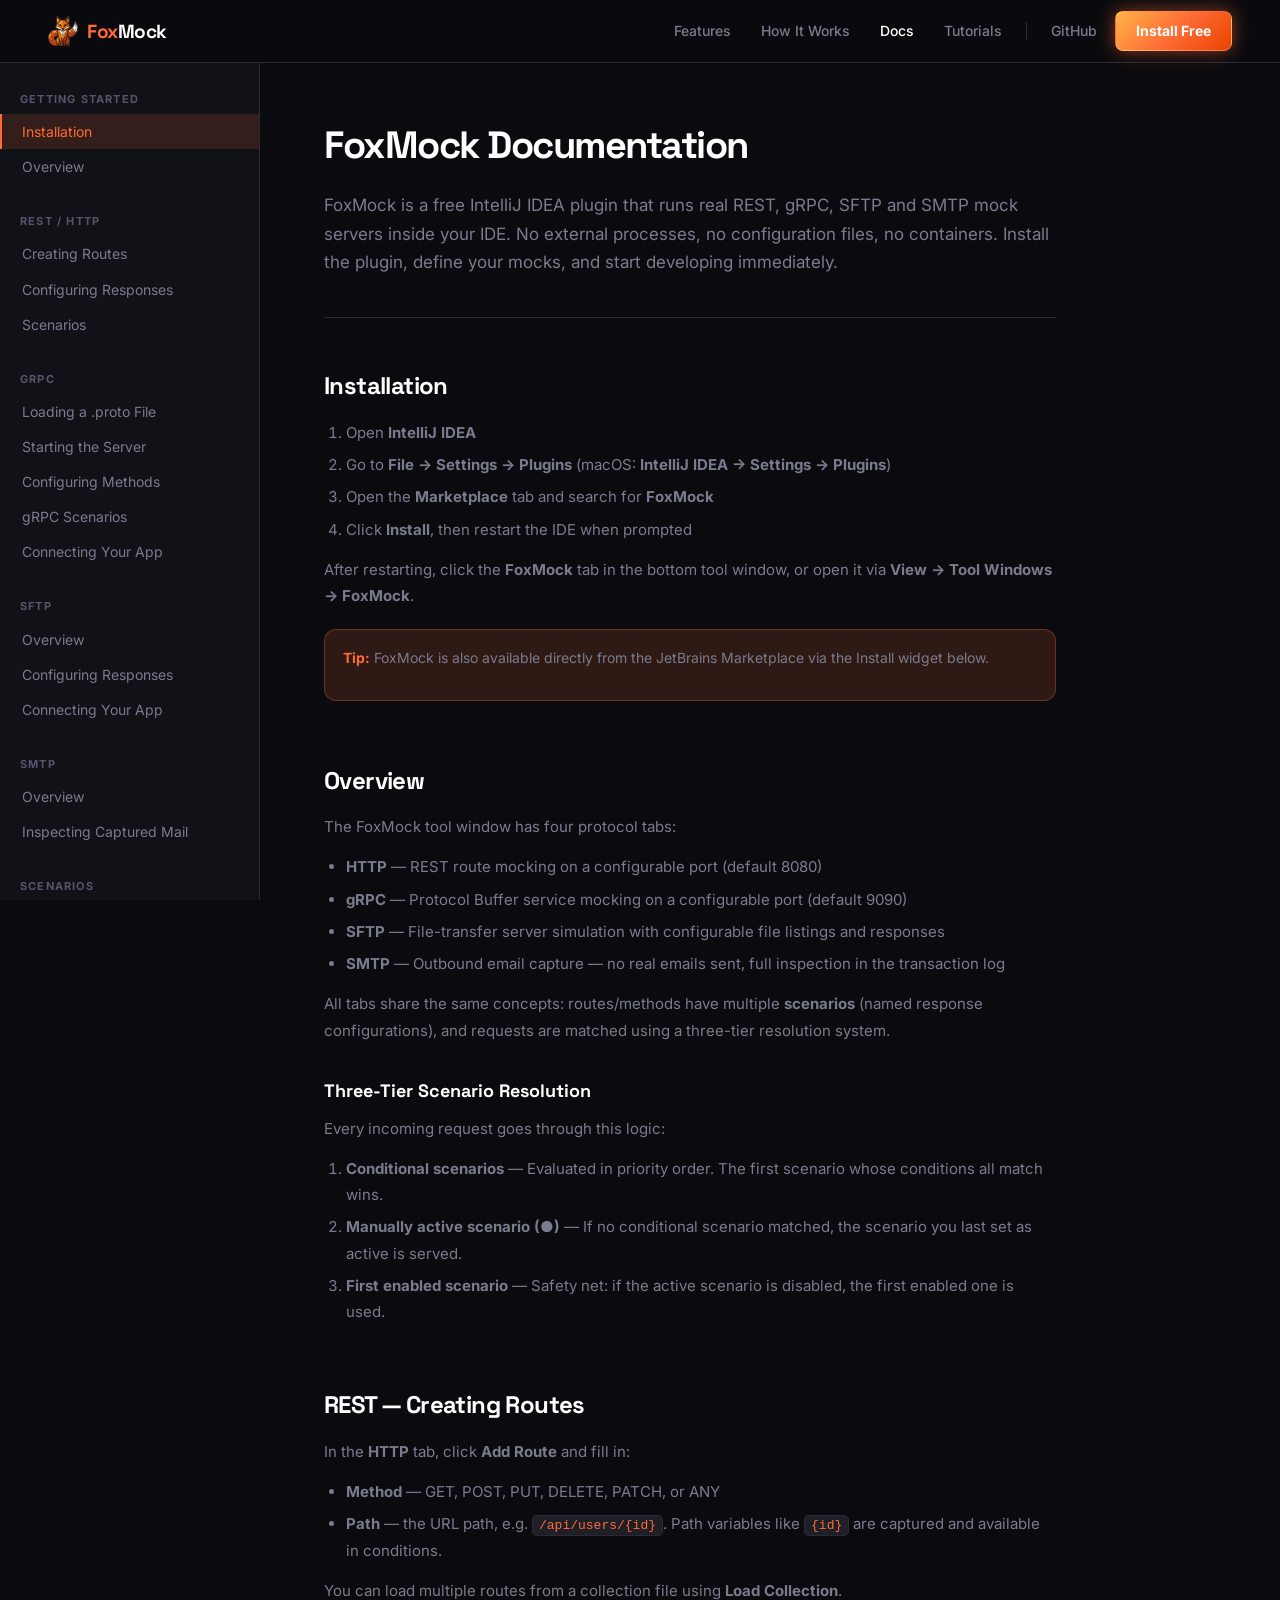
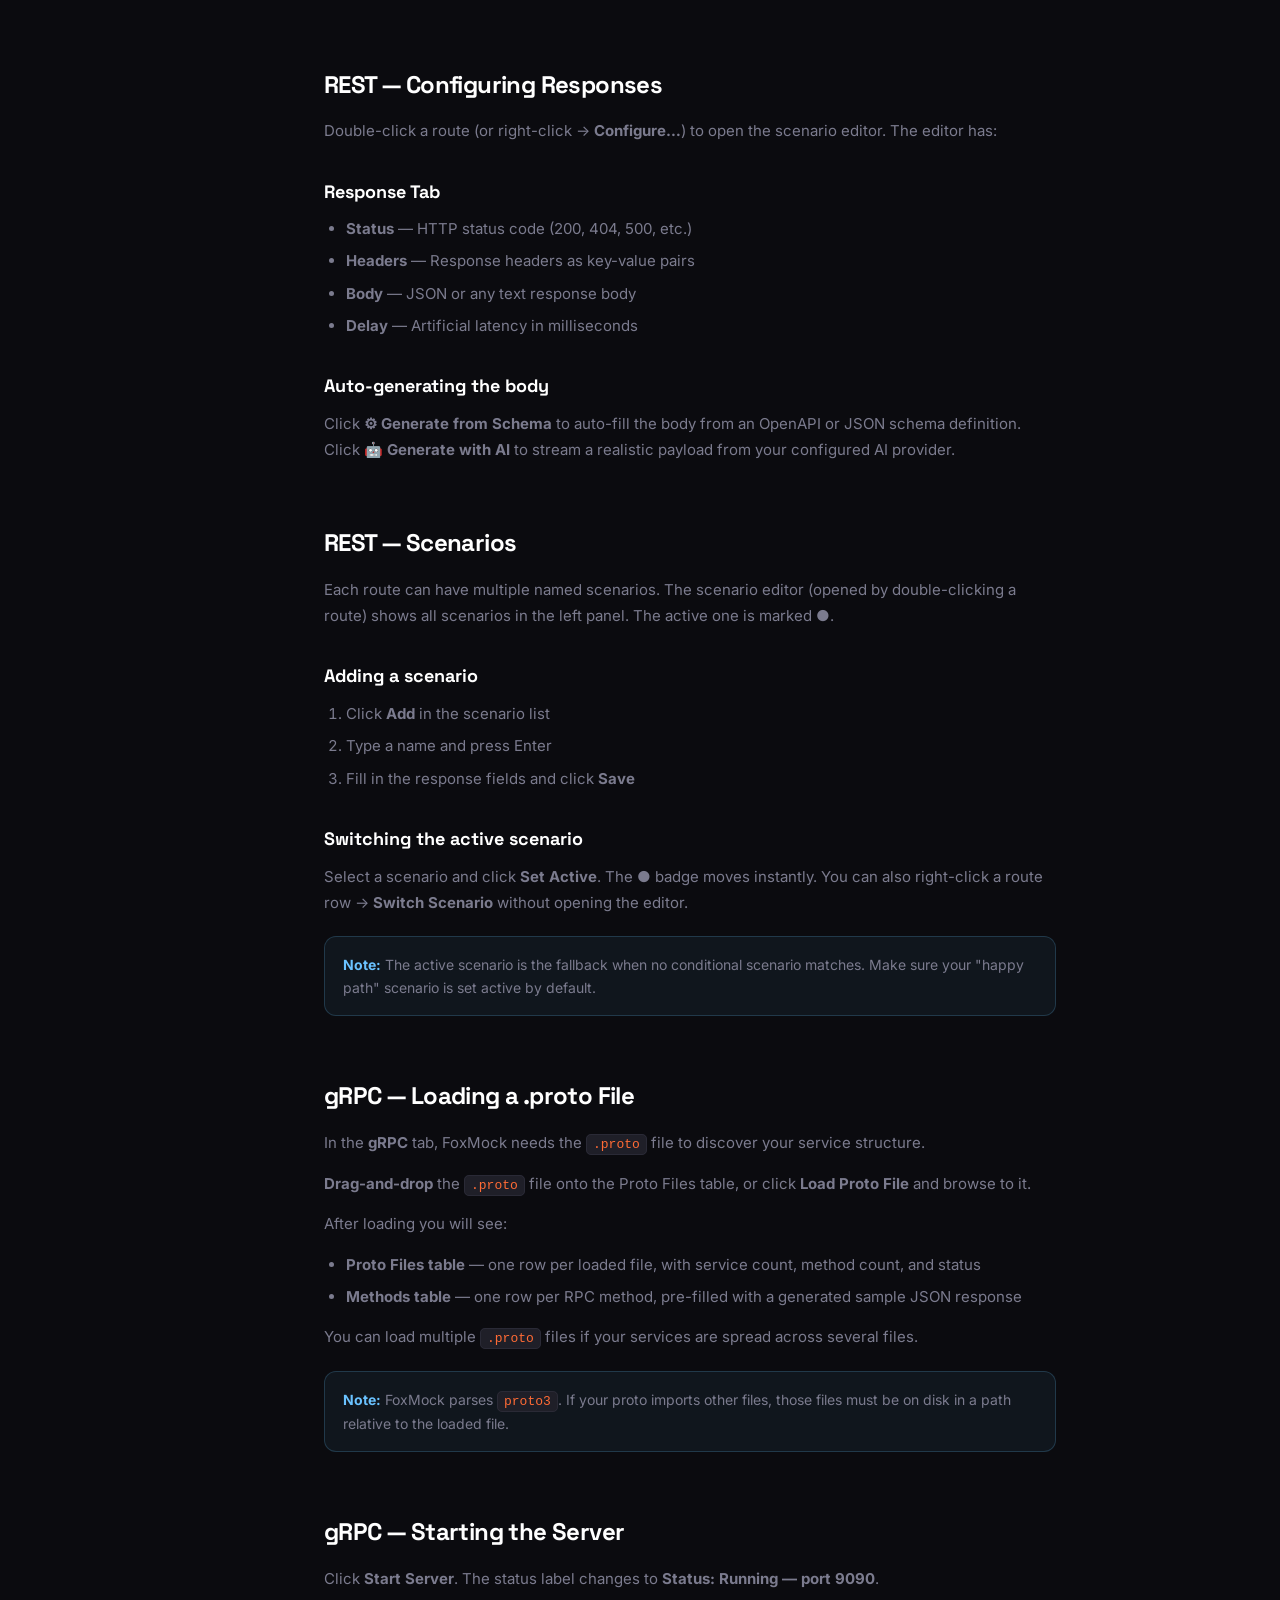
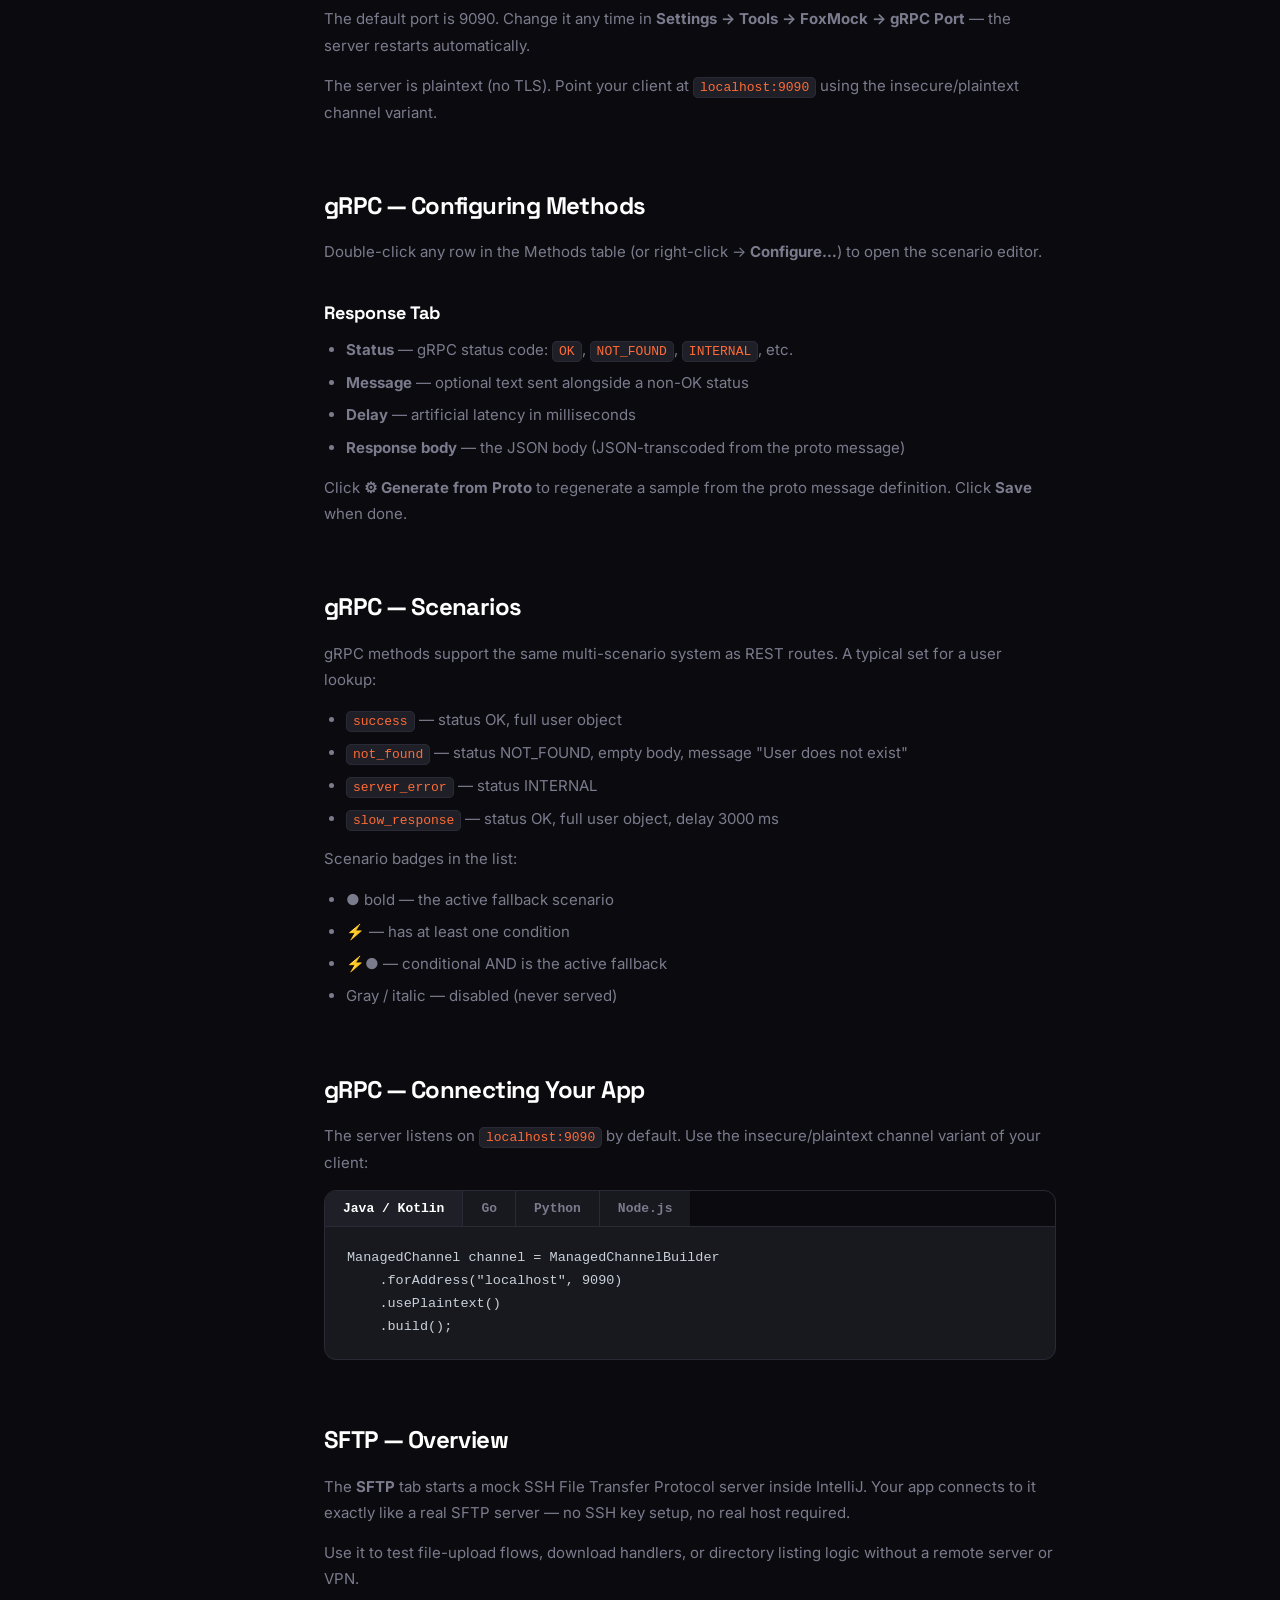
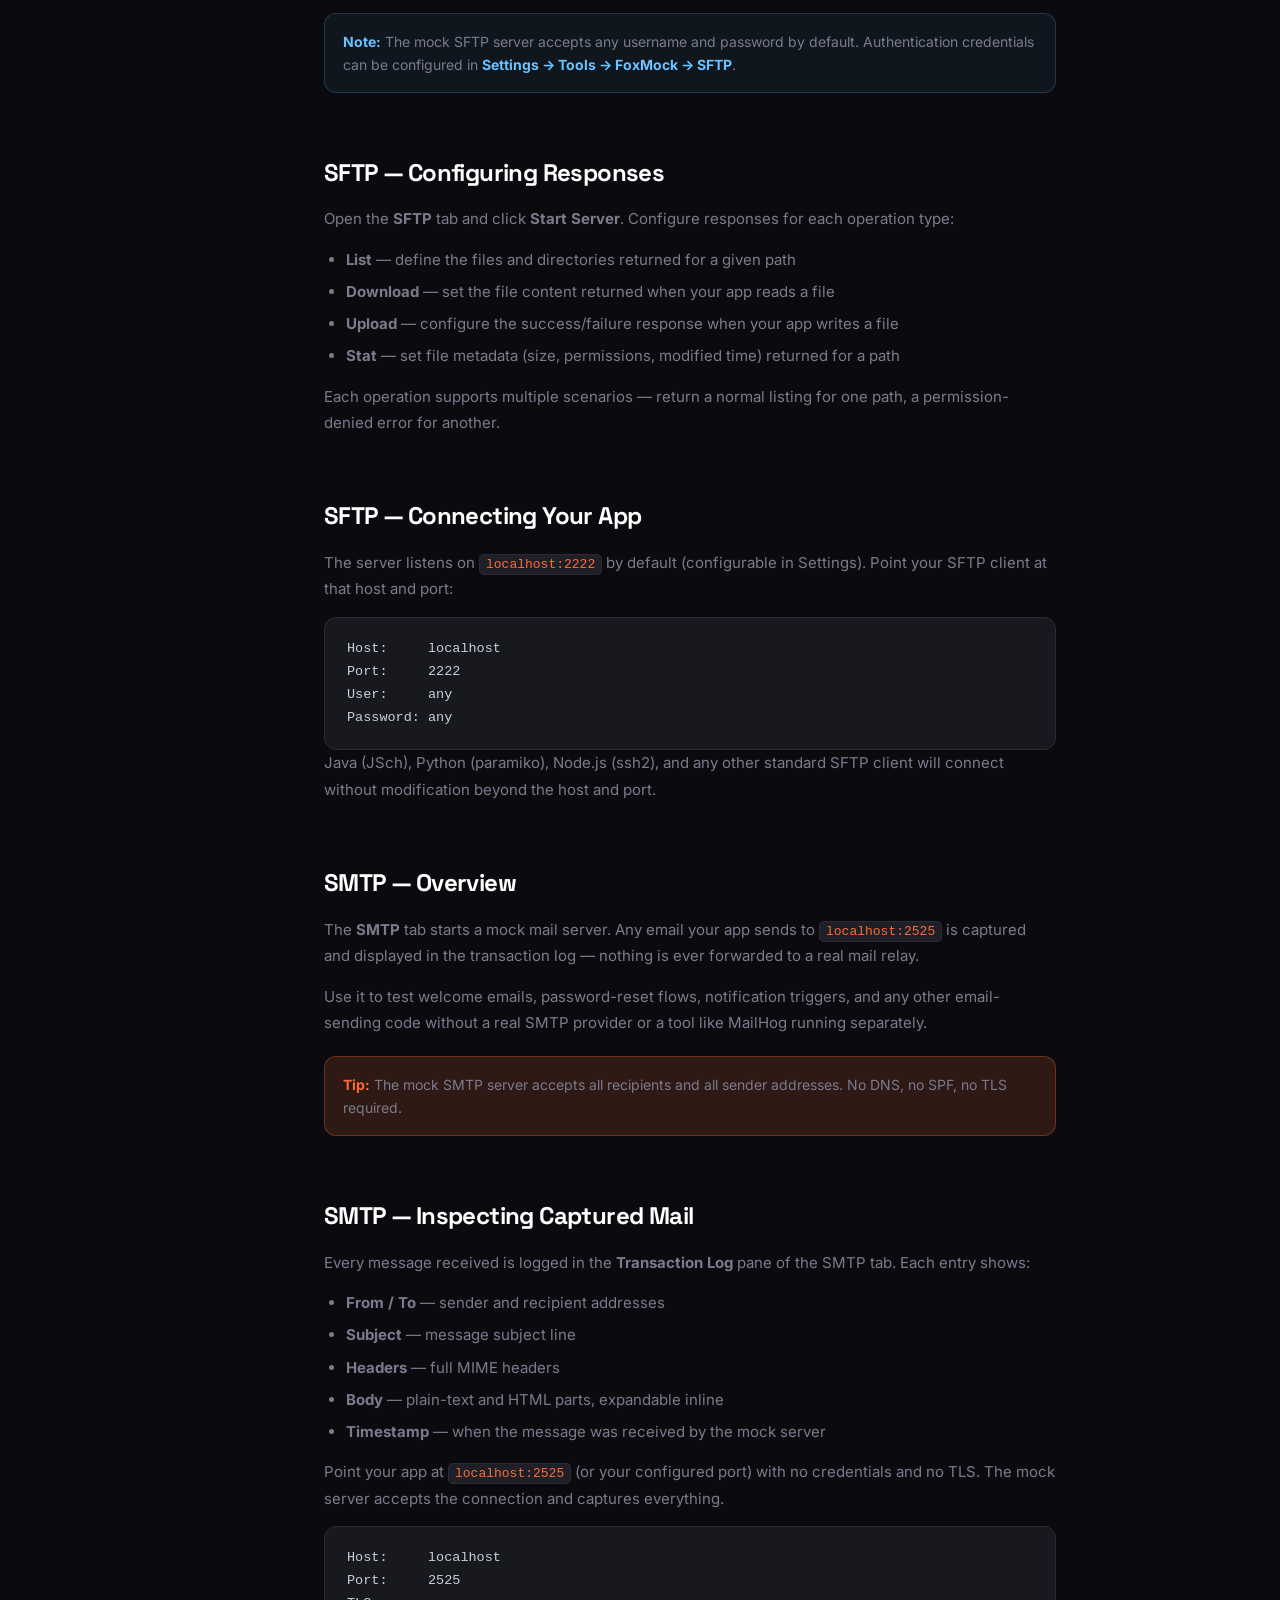
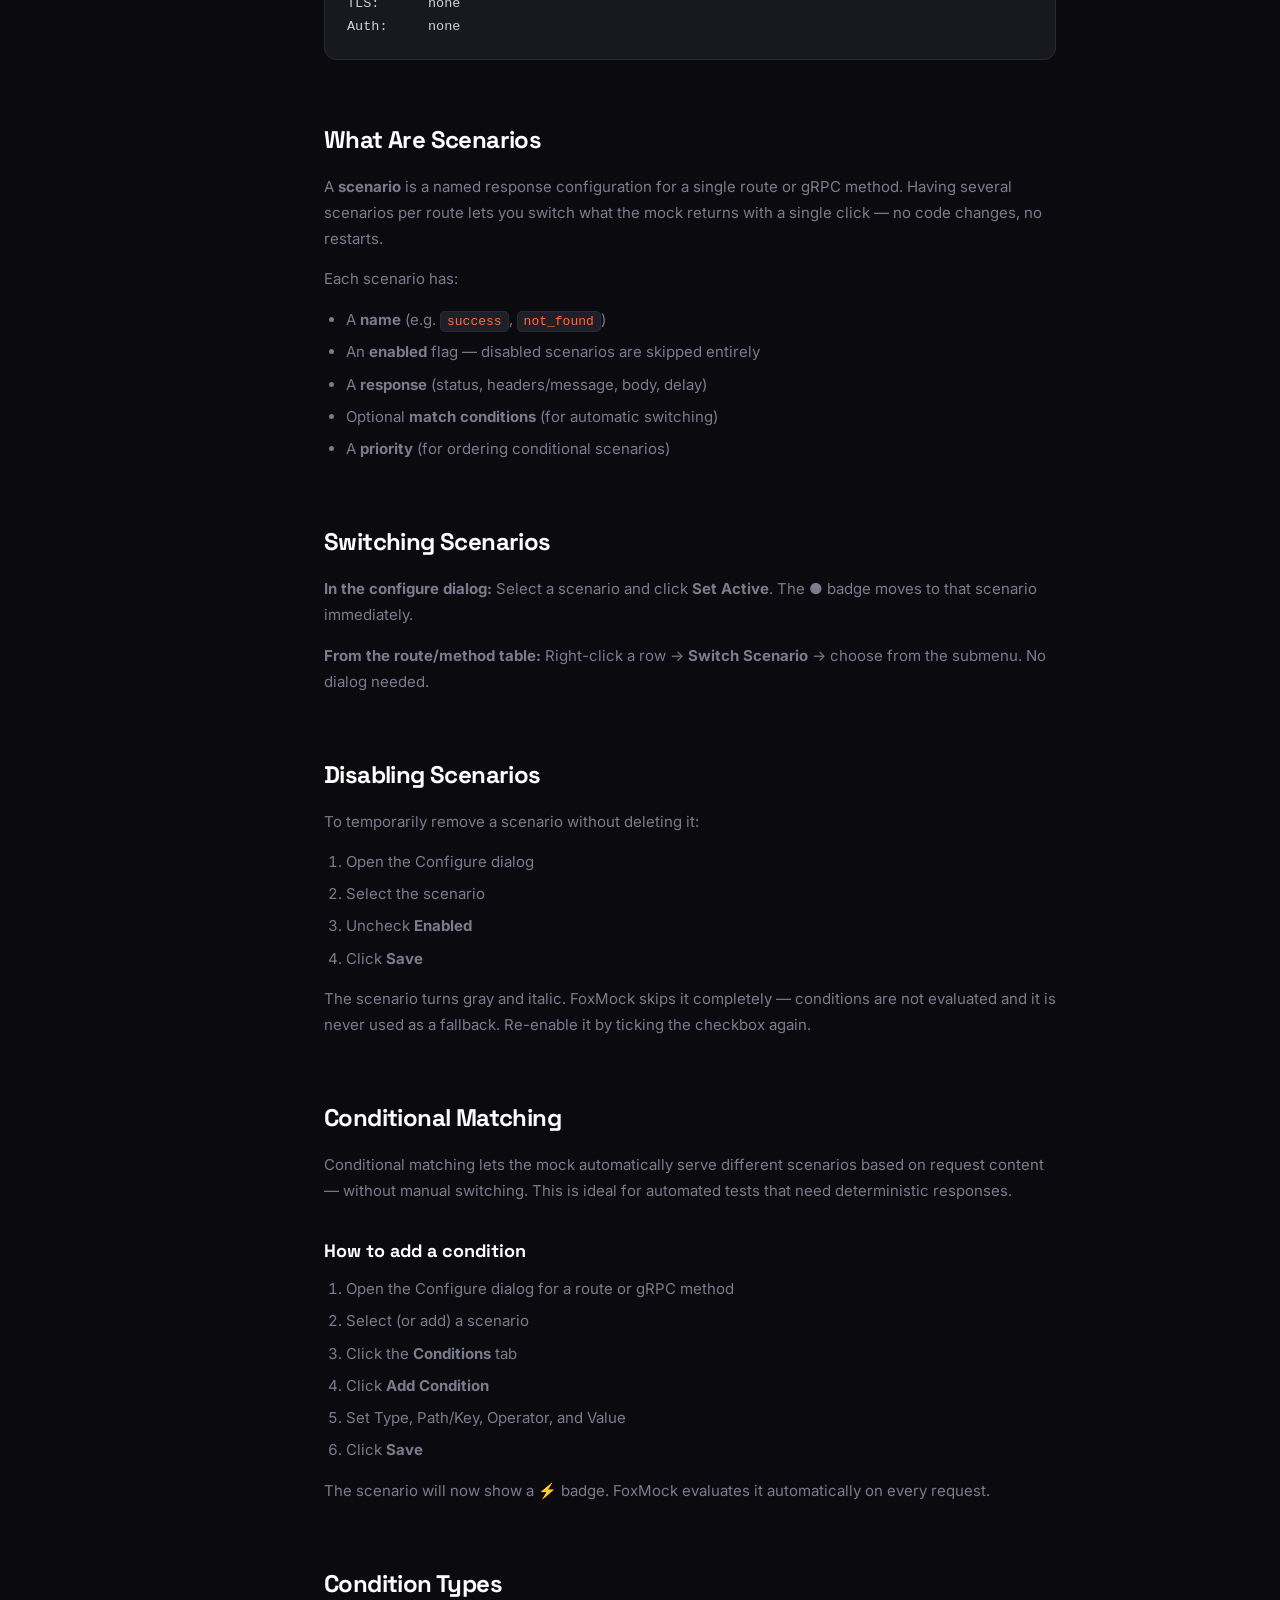
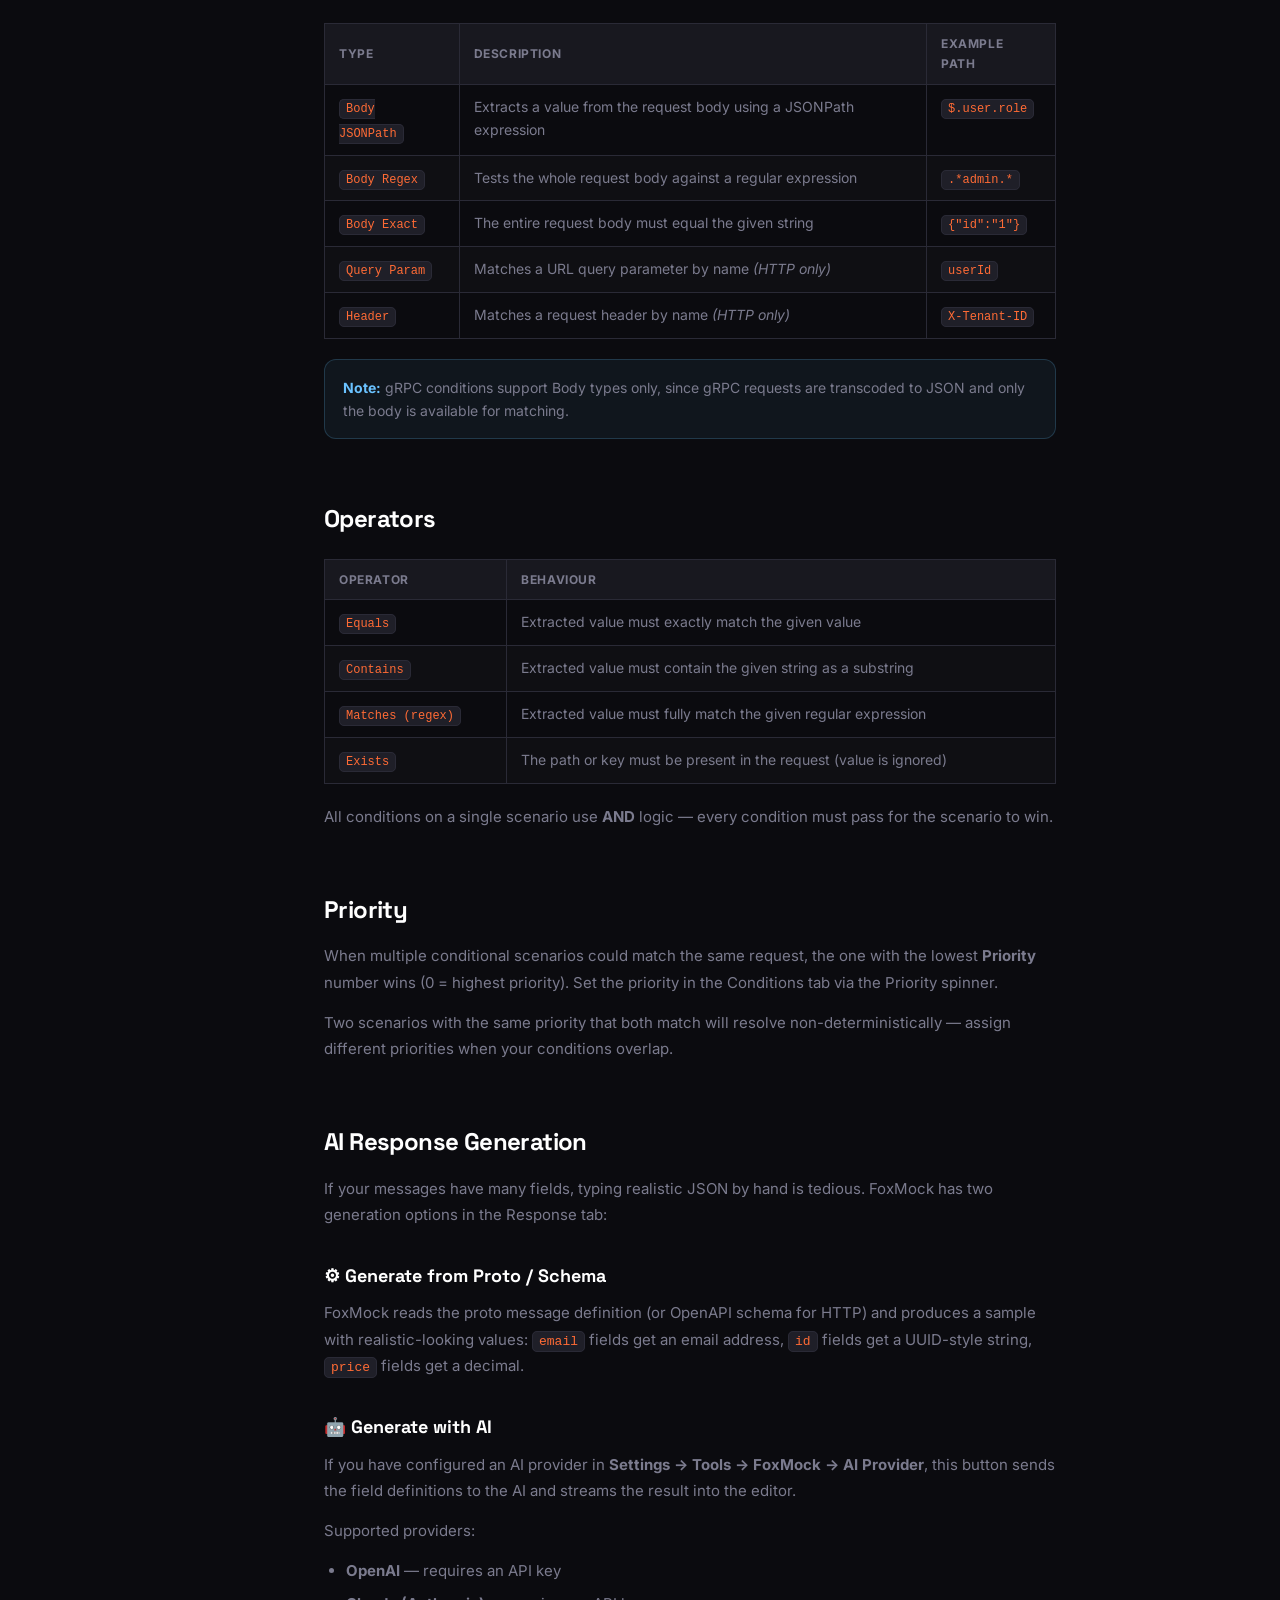
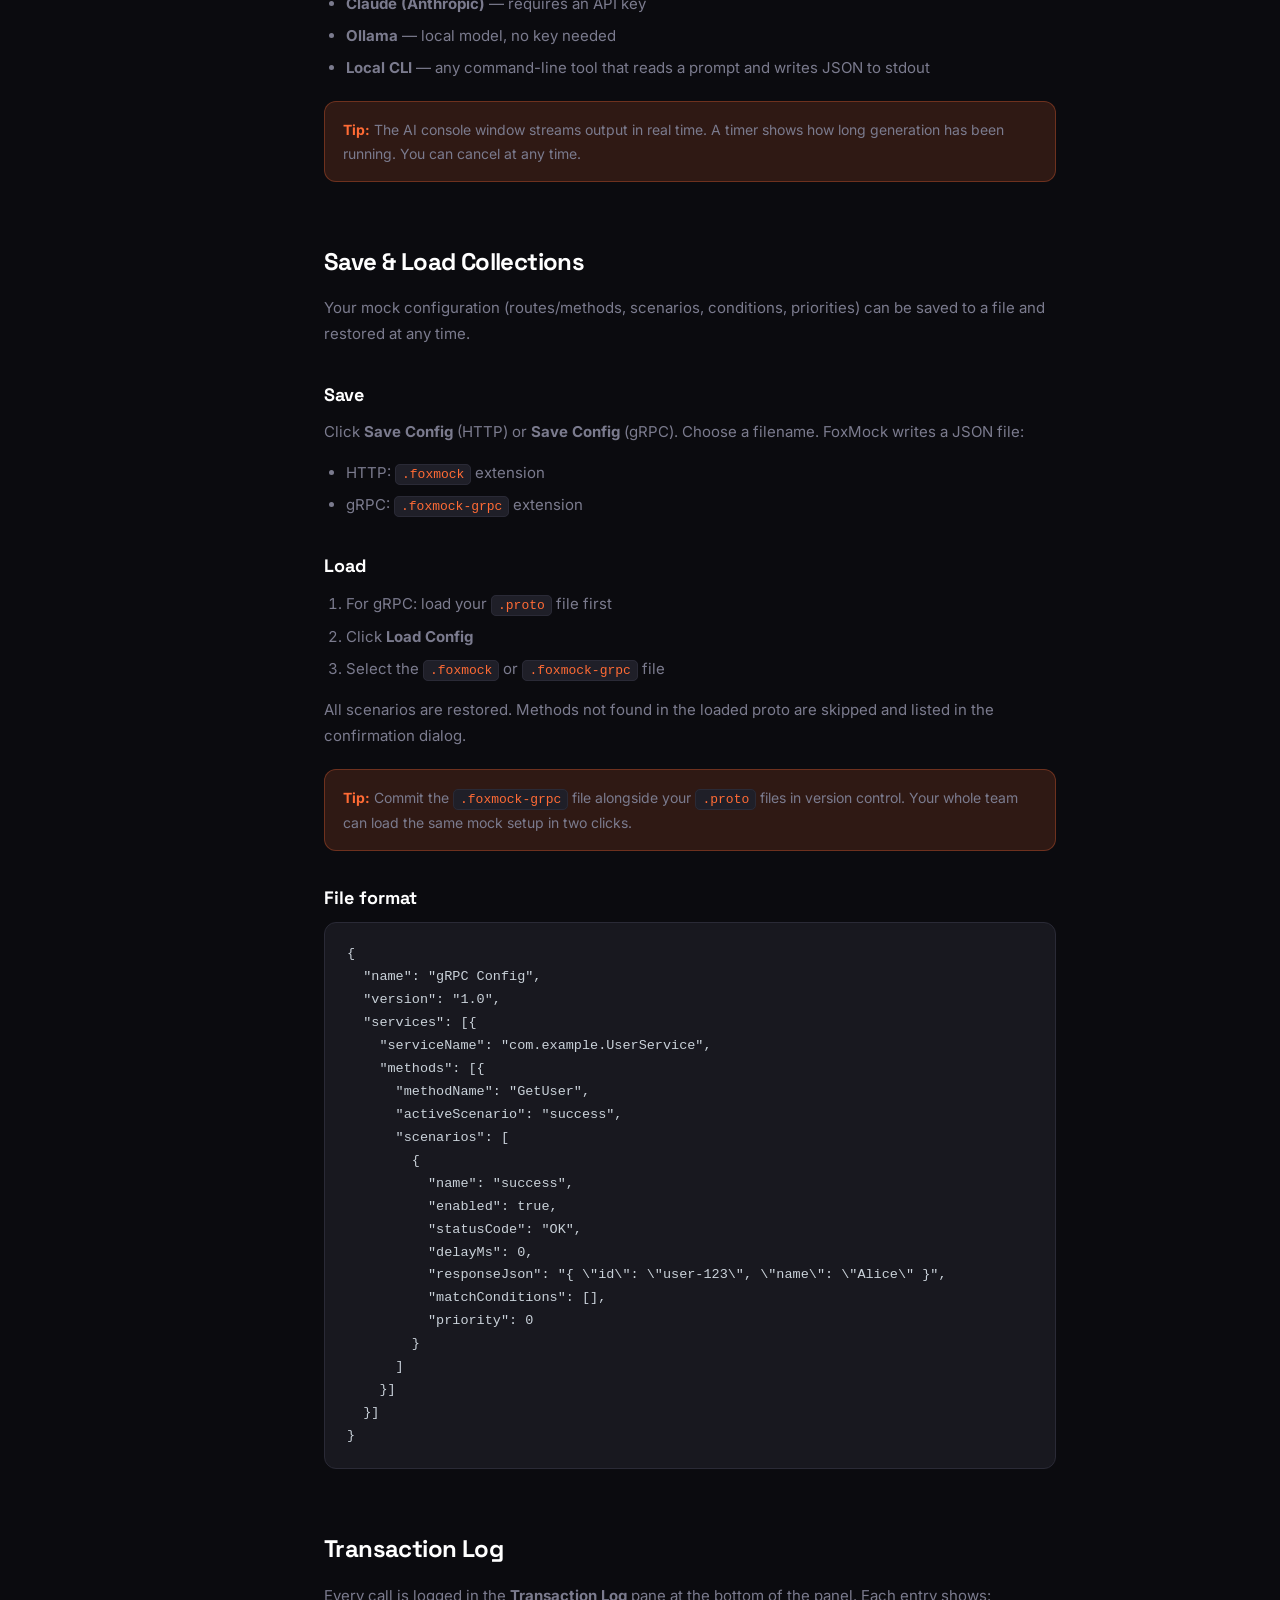
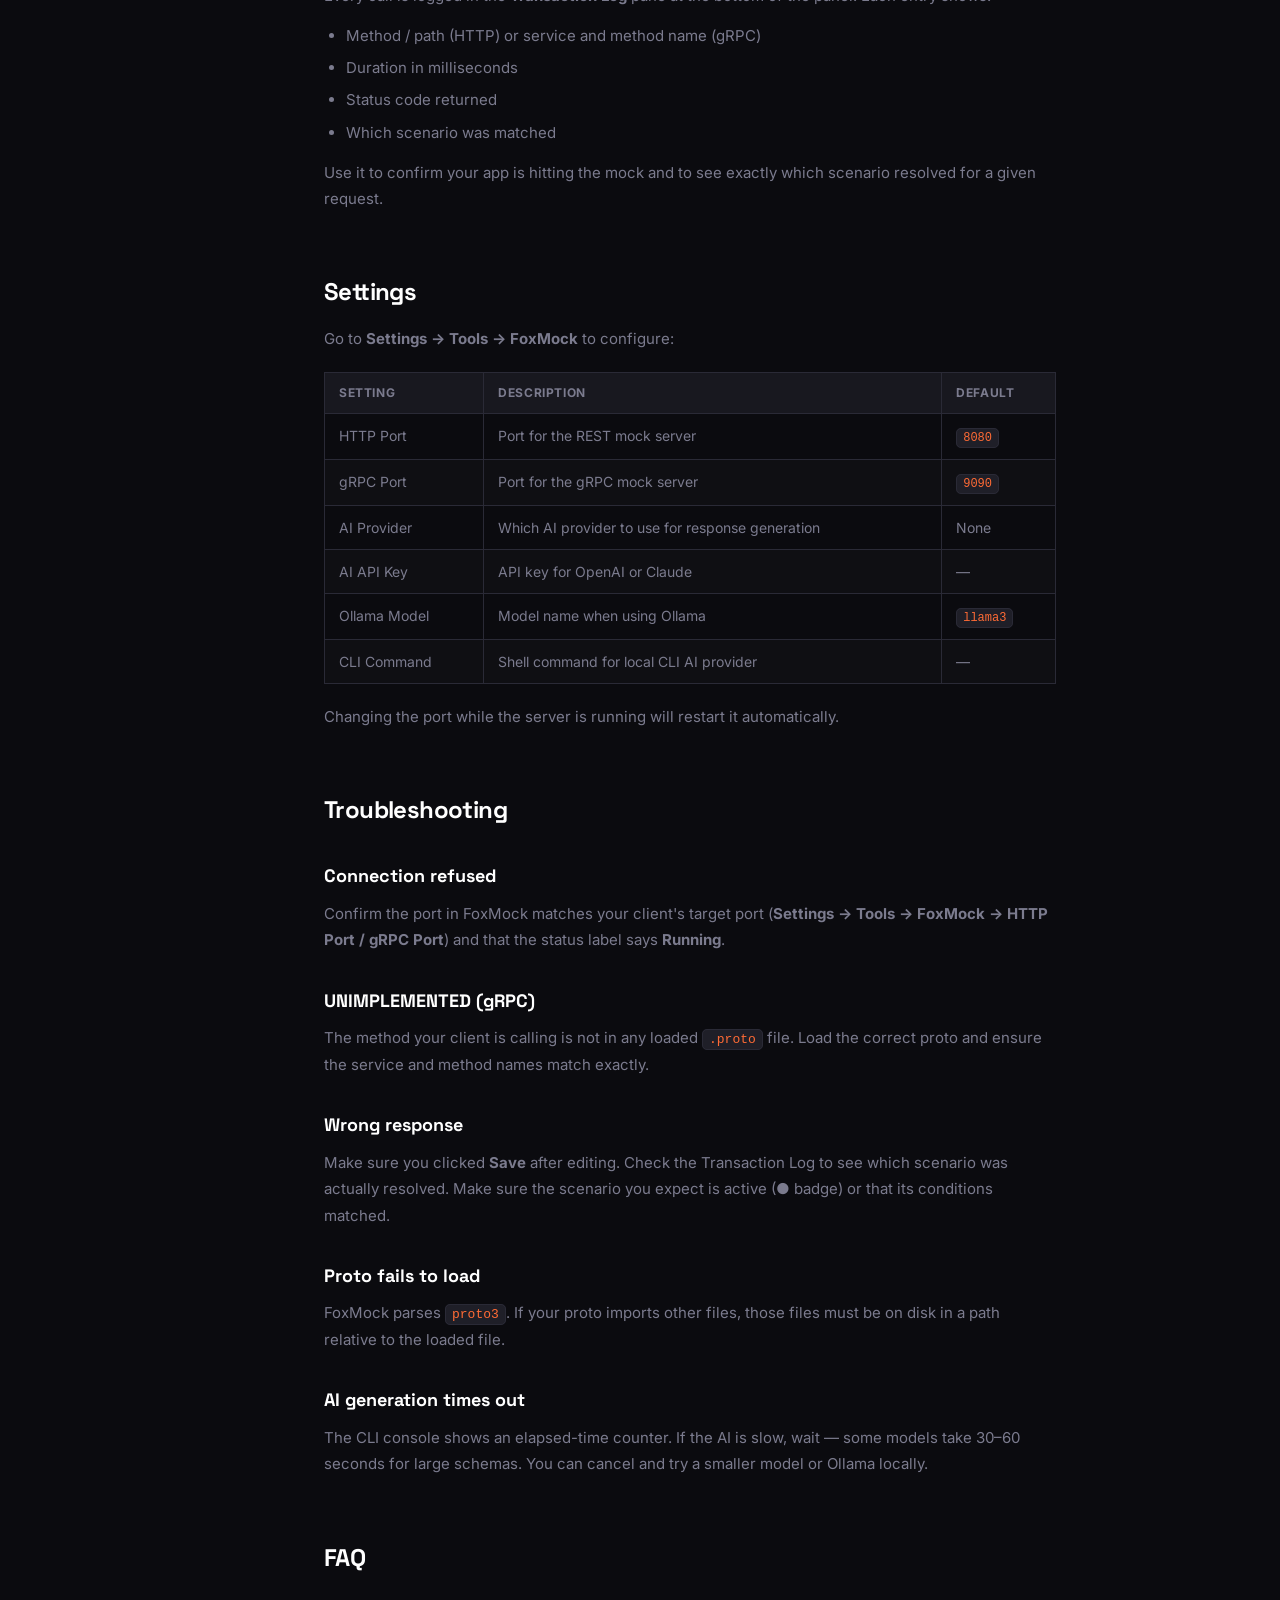
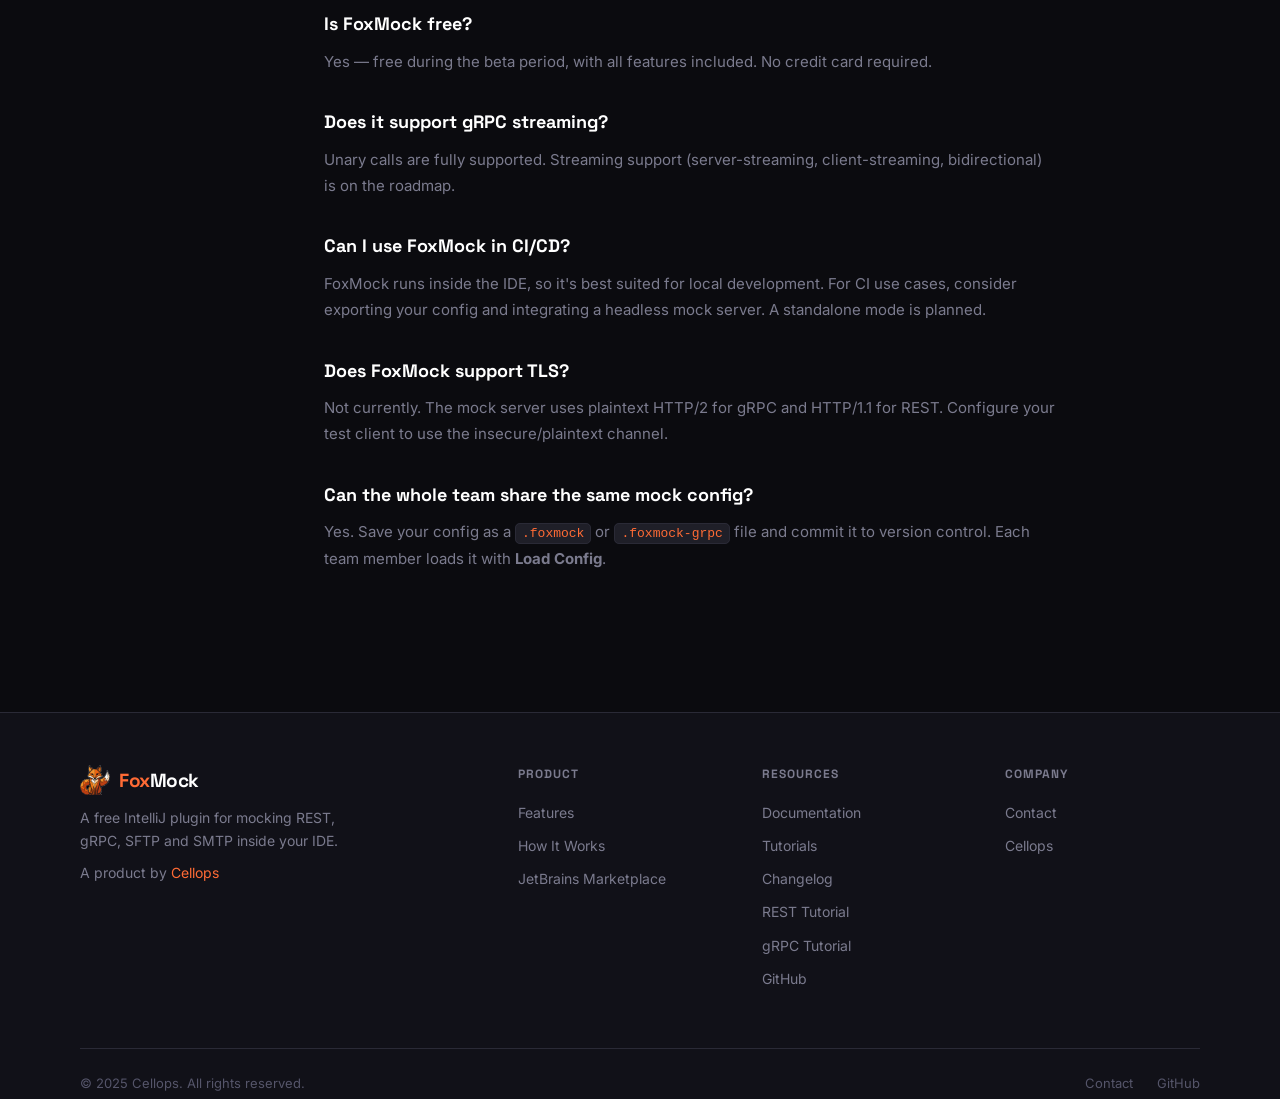
<file: docs/docs.html>
<!DOCTYPE html>
<html lang="en">
<head>
  <meta charset="UTF-8" />
  <meta name="viewport" content="width=device-width, initial-scale=1.0" />
  <title>Documentation — FoxMock</title>
  <meta name="description" content="FoxMock documentation: REST, gRPC, SFTP and SMTP mocking, scenarios, conditional matching, AI generation, and save/load collections." />
  <link rel="preconnect" href="https://fonts.googleapis.com" />
  <link rel="preconnect" href="https://fonts.gstatic.com" crossorigin />
  <link href="https://fonts.googleapis.com/css2?family=Inter:ital,opsz,wght@0,14..32,400;0,14..32,500;0,14..32,600;0,14..32,700;0,14..32,800&family=Space+Grotesk:wght@500;600;700&display=swap" rel="stylesheet" />
  <!-- Canonical -->
  <link rel="canonical" href="https://fox-mock.com/docs.html" />

  <!-- Open Graph -->
  <meta property="og:type" content="website" />
  <meta property="og:site_name" content="FoxMock" />
  <meta property="og:title" content="Documentation — FoxMock" />
  <meta property="og:description" content="FoxMock documentation: REST, gRPC, SFTP and SMTP mocking, scenarios, conditional matching, AI generation, and save/load collections." />
  <meta property="og:url" content="https://fox-mock.com/docs.html" />
  <meta property="og:image" content="https://fox-mock.com/og-image.png" />
  <meta property="og:image:width" content="1200" />
  <meta property="og:image:height" content="630" />
  <meta property="og:image:alt" content="FoxMock Documentation" />

  <!-- Twitter Card -->
  <meta name="twitter:card" content="summary_large_image" />
  <meta name="twitter:title" content="Documentation — FoxMock" />
  <meta name="twitter:description" content="FoxMock documentation: REST, gRPC, SFTP and SMTP mocking, scenarios, conditional matching, AI generation, and save/load collections." />
  <meta name="twitter:image" content="https://fox-mock.com/og-image.png" />

  <!-- Extra SEO -->
  <meta name="robots" content="index, follow" />
  <meta name="author" content="Cellops" />
  <meta name="theme-color" content="#0B0B0F" />

  <!-- JSON-LD: WebPage + BreadcrumbList -->
  <script type="application/ld+json">
  {
    "@context": "https://schema.org",
    "@type": "WebPage",
    "name": "FoxMock Documentation",
    "url": "https://fox-mock.com/docs.html",
    "description": "FoxMock documentation: REST, gRPC, SFTP and SMTP mocking inside IntelliJ IDEA.",
    "breadcrumb": {
      "@type": "BreadcrumbList",
      "itemListElement": [
        { "@type": "ListItem", "position": 1, "name": "Home", "item": "https://fox-mock.com/" },
        { "@type": "ListItem", "position": 2, "name": "Documentation", "item": "https://fox-mock.com/docs.html" }
      ]
    }
  }
  </script>

  <link rel="stylesheet" href="style.css" />
  <script src="https://plugins.jetbrains.com/assets/scripts/mp-widget.js"></script>
</head>

<body>

<!-- NAVIGATION -->
<nav>
  <div class="nav-inner">
    <a href="index.html" class="logo">
      <img src="foxmock-logo.svg" alt="FoxMock" class="logo-icon" />
      <span class="logo-wordmark"><span class="logo-fox">Fox</span><span class="logo-mock">Mock</span></span>
    </a>
    <div class="nav-links">
      <a href="index.html#features">Features</a>
      <a href="index.html#how-it-works">How It Works</a>
      <a href="docs.html" class="active">Docs</a>
      <a href="tutorials.html">Tutorials</a>
      <div class="nav-sep"></div>
      <a href="https://github.com/YOUR_GITHUB/foxmock" target="_blank">GitHub</a>
      <a href="https://plugins.jetbrains.com/plugin/31488" target="_blank" class="btn-nav">Install Free</a>
    </div>
    <button class="nav-mobile-btn" id="nav-mobile-btn" aria-label="Open menu" aria-expanded="false">
      <span class="hamburger-line"></span>
      <span class="hamburger-line"></span>
      <span class="hamburger-line"></span>
    </button>
  </div>
  <div class="nav-mobile-menu" id="nav-mobile-menu">
    <a href="index.html#features">Features</a>
    <a href="index.html#how-it-works">How It Works</a>
    <a href="docs.html" class="active">Docs</a>
    <a href="tutorial-grpc.html">Tutorial</a>
    <a href="https://github.com/YOUR_GITHUB/foxmock" target="_blank">GitHub</a>
    <a href="https://plugins.jetbrains.com/plugin/31488" target="_blank" class="btn-mobile-install">Install Free</a>
  </div>
</nav>

<!-- DOCS LAYOUT -->
<div class="docs-layout">

  <!-- SIDEBAR -->
  <aside class="docs-sidebar">
    <div class="sidebar-group">
      <div class="sidebar-group-label">Getting Started</div>
      <a href="#installation" class="active">Installation</a>
      <a href="#overview">Overview</a>
    </div>

    <div class="sidebar-group">
      <div class="sidebar-group-label">REST / HTTP</div>
      <a href="#rest-create">Creating Routes</a>
      <a href="#rest-response">Configuring Responses</a>
      <a href="#rest-scenarios">Scenarios</a>
    </div>

    <div class="sidebar-group">
      <div class="sidebar-group-label">gRPC</div>
      <a href="#grpc-proto">Loading a .proto File</a>
      <a href="#grpc-server">Starting the Server</a>
      <a href="#grpc-configure">Configuring Methods</a>
      <a href="#grpc-scenarios">gRPC Scenarios</a>
      <a href="#grpc-connect">Connecting Your App</a>
    </div>

    <div class="sidebar-group">
      <div class="sidebar-group-label">SFTP</div>
      <a href="#sftp-overview">Overview</a>
      <a href="#sftp-configure">Configuring Responses</a>
      <a href="#sftp-connect">Connecting Your App</a>
    </div>

    <div class="sidebar-group">
      <div class="sidebar-group-label">SMTP</div>
      <a href="#smtp-overview">Overview</a>
      <a href="#smtp-inspect">Inspecting Captured Mail</a>
    </div>

    <div class="sidebar-group">
      <div class="sidebar-group-label">Scenarios</div>
      <a href="#scenarios">What Are Scenarios</a>
      <a href="#scenarios-switch">Switching Scenarios</a>
      <a href="#scenarios-disable">Disabling Scenarios</a>
    </div>

    <div class="sidebar-group">
      <div class="sidebar-group-label">Conditions</div>
      <a href="#conditions">Conditional Matching</a>
      <a href="#conditions-types">Condition Types</a>
      <a href="#conditions-operators">Operators</a>
      <a href="#conditions-priority">Priority</a>
    </div>

    <div class="sidebar-group">
      <div class="sidebar-group-label">Advanced</div>
      <a href="#ai-generation">AI Response Generation</a>
      <a href="#collections">Save &amp; Load Collections</a>
      <a href="#transaction-log">Transaction Log</a>
      <a href="#settings">Settings</a>
    </div>

    <div class="sidebar-group">
      <div class="sidebar-group-label">Reference</div>
      <a href="#troubleshooting">Troubleshooting</a>
      <a href="#faq">FAQ</a>
    </div>
  </aside>

  <!-- CONTENT -->
  <main class="docs-content">

    <h1>FoxMock Documentation</h1>
    <p class="doc-intro">
      FoxMock is a free IntelliJ IDEA plugin that runs real REST, gRPC, SFTP and SMTP mock servers inside your IDE.
      No external processes, no configuration files, no containers.
      Install the plugin, define your mocks, and start developing immediately.
    </p>

    <!-- ── INSTALLATION ───────────────────────────────────────── -->
    <div id="installation" class="doc-section">
      <h2>Installation</h2>

      <ol>
        <li>Open <strong>IntelliJ IDEA</strong></li>
        <li>Go to <strong>File → Settings → Plugins</strong> (macOS: <strong>IntelliJ IDEA → Settings → Plugins</strong>)</li>
        <li>Open the <strong>Marketplace</strong> tab and search for <strong>FoxMock</strong></li>
        <li>Click <strong>Install</strong>, then restart the IDE when prompted</li>
      </ol>

      <p>After restarting, click the <strong>FoxMock</strong> tab in the bottom tool window, or open it via <strong>View → Tool Windows → FoxMock</strong>.</p>

      <div class="tip-box">
        <strong>Tip:</strong> FoxMock is also available directly from the JetBrains Marketplace via the Install widget below.
        <div style="margin-top:14px;"><div id="docs-install-widget"></div></div>
      </div>
    </div>

    <!-- ── OVERVIEW ───────────────────────────────────────────── -->
    <div id="overview" class="doc-section">
      <h2>Overview</h2>
      <p>The FoxMock tool window has four protocol tabs:</p>
      <ul>
        <li><strong>HTTP</strong> — REST route mocking on a configurable port (default 8080)</li>
        <li><strong>gRPC</strong> — Protocol Buffer service mocking on a configurable port (default 9090)</li>
        <li><strong>SFTP</strong> — File-transfer server simulation with configurable file listings and responses</li>
        <li><strong>SMTP</strong> — Outbound email capture — no real emails sent, full inspection in the transaction log</li>
      </ul>
      <p>All tabs share the same concepts: routes/methods have multiple <strong>scenarios</strong> (named response configurations), and requests are matched using a three-tier resolution system.</p>

      <h3>Three-Tier Scenario Resolution</h3>
      <p>Every incoming request goes through this logic:</p>
      <ol>
        <li><strong>Conditional scenarios</strong> — Evaluated in priority order. The first scenario whose conditions all match wins.</li>
        <li><strong>Manually active scenario (●)</strong> — If no conditional scenario matched, the scenario you last set as active is served.</li>
        <li><strong>First enabled scenario</strong> — Safety net: if the active scenario is disabled, the first enabled one is used.</li>
      </ol>
    </div>

    <!-- ── REST: CREATING ROUTES ─────────────────────────────── -->
    <div id="rest-create" class="doc-section">
      <h2>REST — Creating Routes</h2>
      <p>In the <strong>HTTP</strong> tab, click <strong>Add Route</strong> and fill in:</p>
      <ul>
        <li><strong>Method</strong> — GET, POST, PUT, DELETE, PATCH, or ANY</li>
        <li><strong>Path</strong> — the URL path, e.g. <code>/api/users/{id}</code>. Path variables like <code>{id}</code> are captured and available in conditions.</li>
      </ul>
      <p>You can load multiple routes from a collection file using <strong>Load Collection</strong>.</p>
    </div>

    <!-- ── REST: RESPONSES ───────────────────────────────────── -->
    <div id="rest-response" class="doc-section">
      <h2>REST — Configuring Responses</h2>
      <p>Double-click a route (or right-click → <strong>Configure…</strong>) to open the scenario editor. The editor has:</p>

      <h3>Response Tab</h3>
      <ul>
        <li><strong>Status</strong> — HTTP status code (200, 404, 500, etc.)</li>
        <li><strong>Headers</strong> — Response headers as key-value pairs</li>
        <li><strong>Body</strong> — JSON or any text response body</li>
        <li><strong>Delay</strong> — Artificial latency in milliseconds</li>
      </ul>

      <h3>Auto-generating the body</h3>
      <p>
        Click <strong>⚙ Generate from Schema</strong> to auto-fill the body from an OpenAPI or JSON schema definition.
        Click <strong>🤖 Generate with AI</strong> to stream a realistic payload from your configured AI provider.
      </p>
    </div>

    <!-- ── REST: SCENARIOS ───────────────────────────────────── -->
    <div id="rest-scenarios" class="doc-section">
      <h2>REST — Scenarios</h2>
      <p>
        Each route can have multiple named scenarios. The scenario editor (opened by double-clicking a route) shows
        all scenarios in the left panel. The active one is marked <strong>●</strong>.
      </p>

      <h3>Adding a scenario</h3>
      <ol>
        <li>Click <strong>Add</strong> in the scenario list</li>
        <li>Type a name and press Enter</li>
        <li>Fill in the response fields and click <strong>Save</strong></li>
      </ol>

      <h3>Switching the active scenario</h3>
      <p>Select a scenario and click <strong>Set Active</strong>. The <strong>●</strong> badge moves instantly.
      You can also right-click a route row → <strong>Switch Scenario</strong> without opening the editor.</p>

      <div class="note-box">
        <strong>Note:</strong> The active scenario is the fallback when no conditional scenario matches.
        Make sure your "happy path" scenario is set active by default.
      </div>
    </div>

    <!-- ── gRPC: LOADING PROTO ───────────────────────────────── -->
    <div id="grpc-proto" class="doc-section">
      <h2>gRPC — Loading a .proto File</h2>
      <p>In the <strong>gRPC</strong> tab, FoxMock needs the <code>.proto</code> file to discover your service structure.</p>
      <p><strong>Drag-and-drop</strong> the <code>.proto</code> file onto the Proto Files table, or click <strong>Load Proto File</strong> and browse to it.</p>
      <p>After loading you will see:</p>
      <ul>
        <li><strong>Proto Files table</strong> — one row per loaded file, with service count, method count, and status</li>
        <li><strong>Methods table</strong> — one row per RPC method, pre-filled with a generated sample JSON response</li>
      </ul>
      <p>You can load multiple <code>.proto</code> files if your services are spread across several files.</p>

      <div class="note-box">
        <strong>Note:</strong> FoxMock parses <code>proto3</code>. If your proto imports other files, those files must be on disk in a path relative to the loaded file.
      </div>
    </div>

    <!-- ── gRPC: SERVER ──────────────────────────────────────── -->
    <div id="grpc-server" class="doc-section">
      <h2>gRPC — Starting the Server</h2>
      <p>Click <strong>Start Server</strong>. The status label changes to <strong>Status: Running — port 9090</strong>.</p>
      <p>The default port is 9090. Change it any time in <strong>Settings → Tools → FoxMock → gRPC Port</strong> — the server restarts automatically.</p>
      <p>The server is plaintext (no TLS). Point your client at <code>localhost:9090</code> using the insecure/plaintext channel variant.</p>
    </div>

    <!-- ── gRPC: CONFIGURE ───────────────────────────────────── -->
    <div id="grpc-configure" class="doc-section">
      <h2>gRPC — Configuring Methods</h2>
      <p>Double-click any row in the Methods table (or right-click → <strong>Configure…</strong>) to open the scenario editor.</p>

      <h3>Response Tab</h3>
      <ul>
        <li><strong>Status</strong> — gRPC status code: <code>OK</code>, <code>NOT_FOUND</code>, <code>INTERNAL</code>, etc.</li>
        <li><strong>Message</strong> — optional text sent alongside a non-OK status</li>
        <li><strong>Delay</strong> — artificial latency in milliseconds</li>
        <li><strong>Response body</strong> — the JSON body (JSON-transcoded from the proto message)</li>
      </ul>

      <p>Click <strong>⚙ Generate from Proto</strong> to regenerate a sample from the proto message definition. Click <strong>Save</strong> when done.</p>
    </div>

    <!-- ── gRPC: SCENARIOS ───────────────────────────────────── -->
    <div id="grpc-scenarios" class="doc-section">
      <h2>gRPC — Scenarios</h2>
      <p>gRPC methods support the same multi-scenario system as REST routes. A typical set for a user lookup:</p>
      <ul>
        <li><code>success</code> — status OK, full user object</li>
        <li><code>not_found</code> — status NOT_FOUND, empty body, message "User does not exist"</li>
        <li><code>server_error</code> — status INTERNAL</li>
        <li><code>slow_response</code> — status OK, full user object, delay 3000 ms</li>
      </ul>

      <p>Scenario badges in the list:</p>
      <ul>
        <li><strong>●</strong> bold — the active fallback scenario</li>
        <li><strong>⚡</strong> — has at least one condition</li>
        <li><strong>⚡●</strong> — conditional AND is the active fallback</li>
        <li>Gray / italic — disabled (never served)</li>
      </ul>
    </div>

    <!-- ── gRPC: CONNECT ─────────────────────────────────────── -->
    <div id="grpc-connect" class="doc-section">
      <h2>gRPC — Connecting Your App</h2>
      <p>The server listens on <code>localhost:9090</code> by default. Use the insecure/plaintext channel variant of your client:</p>

      <div class="tabs">
        <button class="tab-btn active" onclick="switchTab(event, 'tab-java')">Java / Kotlin</button>
        <button class="tab-btn" onclick="switchTab(event, 'tab-go')">Go</button>
        <button class="tab-btn" onclick="switchTab(event, 'tab-python')">Python</button>
        <button class="tab-btn" onclick="switchTab(event, 'tab-node')">Node.js</button>
      </div>

      <div id="tab-java" class="tab-panel active">
<pre>ManagedChannel channel = ManagedChannelBuilder
    .forAddress("localhost", 9090)
    .usePlaintext()
    .build();</pre>
      </div>
      <div id="tab-go" class="tab-panel">
<pre>conn, _ := grpc.Dial("localhost:9090", grpc.WithInsecure())</pre>
      </div>
      <div id="tab-python" class="tab-panel">
<pre>channel = grpc.insecure_channel("localhost:9090")</pre>
      </div>
      <div id="tab-node" class="tab-panel">
<pre>const client = new UserServiceClient(
  "localhost:9090",
  grpc.credentials.createInsecure()
);</pre>
      </div>
    </div>

    <!-- ── SFTP: OVERVIEW ────────────────────────────────────── -->
    <div id="sftp-overview" class="doc-section">
      <h2>SFTP — Overview</h2>
      <p>The <strong>SFTP</strong> tab starts a mock SSH File Transfer Protocol server inside IntelliJ. Your app connects to it exactly like a real SFTP server — no SSH key setup, no real host required.</p>
      <p>Use it to test file-upload flows, download handlers, or directory listing logic without a remote server or VPN.</p>
      <div class="note-box">
        <strong>Note:</strong> The mock SFTP server accepts any username and password by default. Authentication credentials can be configured in <strong>Settings → Tools → FoxMock → SFTP</strong>.
      </div>
    </div>

    <!-- ── SFTP: CONFIGURING RESPONSES ───────────────────────── -->
    <div id="sftp-configure" class="doc-section">
      <h2>SFTP — Configuring Responses</h2>
      <p>Open the <strong>SFTP</strong> tab and click <strong>Start Server</strong>. Configure responses for each operation type:</p>
      <ul>
        <li><strong>List</strong> — define the files and directories returned for a given path</li>
        <li><strong>Download</strong> — set the file content returned when your app reads a file</li>
        <li><strong>Upload</strong> — configure the success/failure response when your app writes a file</li>
        <li><strong>Stat</strong> — set file metadata (size, permissions, modified time) returned for a path</li>
      </ul>
      <p>Each operation supports multiple scenarios — return a normal listing for one path, a permission-denied error for another.</p>
    </div>

    <!-- ── SFTP: CONNECTING ───────────────────────────────────── -->
    <div id="sftp-connect" class="doc-section">
      <h2>SFTP — Connecting Your App</h2>
      <p>The server listens on <code>localhost:2222</code> by default (configurable in Settings). Point your SFTP client at that host and port:</p>
      <pre>Host:     localhost
Port:     2222
User:     any
Password: any</pre>
      <p>Java (JSch), Python (paramiko), Node.js (ssh2), and any other standard SFTP client will connect without modification beyond the host and port.</p>
    </div>

    <!-- ── SMTP: OVERVIEW ─────────────────────────────────────── -->
    <div id="smtp-overview" class="doc-section">
      <h2>SMTP — Overview</h2>
      <p>The <strong>SMTP</strong> tab starts a mock mail server. Any email your app sends to <code>localhost:2525</code> is captured and displayed in the transaction log — nothing is ever forwarded to a real mail relay.</p>
      <p>Use it to test welcome emails, password-reset flows, notification triggers, and any other email-sending code without a real SMTP provider or a tool like MailHog running separately.</p>
      <div class="tip-box">
        <strong>Tip:</strong> The mock SMTP server accepts all recipients and all sender addresses. No DNS, no SPF, no TLS required.
      </div>
    </div>

    <!-- ── SMTP: INSPECTING MAIL ─────────────────────────────── -->
    <div id="smtp-inspect" class="doc-section">
      <h2>SMTP — Inspecting Captured Mail</h2>
      <p>Every message received is logged in the <strong>Transaction Log</strong> pane of the SMTP tab. Each entry shows:</p>
      <ul>
        <li><strong>From / To</strong> — sender and recipient addresses</li>
        <li><strong>Subject</strong> — message subject line</li>
        <li><strong>Headers</strong> — full MIME headers</li>
        <li><strong>Body</strong> — plain-text and HTML parts, expandable inline</li>
        <li><strong>Timestamp</strong> — when the message was received by the mock server</li>
      </ul>
      <p>Point your app at <code>localhost:2525</code> (or your configured port) with no credentials and no TLS. The mock server accepts the connection and captures everything.</p>
      <pre>Host:     localhost
Port:     2525
TLS:      none
Auth:     none</pre>
    </div>

    <!-- ── SCENARIOS ─────────────────────────────────────────── -->
    <div id="scenarios" class="doc-section">
      <h2>What Are Scenarios</h2>
      <p>
        A <strong>scenario</strong> is a named response configuration for a single route or gRPC method.
        Having several scenarios per route lets you switch what the mock returns with a single click —
        no code changes, no restarts.
      </p>
      <p>Each scenario has:</p>
      <ul>
        <li>A <strong>name</strong> (e.g. <code>success</code>, <code>not_found</code>)</li>
        <li>An <strong>enabled</strong> flag — disabled scenarios are skipped entirely</li>
        <li>A <strong>response</strong> (status, headers/message, body, delay)</li>
        <li>Optional <strong>match conditions</strong> (for automatic switching)</li>
        <li>A <strong>priority</strong> (for ordering conditional scenarios)</li>
      </ul>
    </div>

    <!-- ── SCENARIOS: SWITCH ─────────────────────────────────── -->
    <div id="scenarios-switch" class="doc-section">
      <h2>Switching Scenarios</h2>
      <p>
        <strong>In the configure dialog:</strong> Select a scenario and click <strong>Set Active</strong>.
        The <strong>●</strong> badge moves to that scenario immediately.
      </p>
      <p>
        <strong>From the route/method table:</strong> Right-click a row → <strong>Switch Scenario</strong>
        → choose from the submenu. No dialog needed.
      </p>
    </div>

    <!-- ── SCENARIOS: DISABLE ────────────────────────────────── -->
    <div id="scenarios-disable" class="doc-section">
      <h2>Disabling Scenarios</h2>
      <p>To temporarily remove a scenario without deleting it:</p>
      <ol>
        <li>Open the Configure dialog</li>
        <li>Select the scenario</li>
        <li>Uncheck <strong>Enabled</strong></li>
        <li>Click <strong>Save</strong></li>
      </ol>
      <p>The scenario turns gray and italic. FoxMock skips it completely — conditions are not evaluated and it
      is never used as a fallback. Re-enable it by ticking the checkbox again.</p>
    </div>

    <!-- ── CONDITIONS ────────────────────────────────────────── -->
    <div id="conditions" class="doc-section">
      <h2>Conditional Matching</h2>
      <p>
        Conditional matching lets the mock automatically serve different scenarios based on request content —
        without manual switching. This is ideal for automated tests that need deterministic responses.
      </p>

      <h3>How to add a condition</h3>
      <ol>
        <li>Open the Configure dialog for a route or gRPC method</li>
        <li>Select (or add) a scenario</li>
        <li>Click the <strong>Conditions</strong> tab</li>
        <li>Click <strong>Add Condition</strong></li>
        <li>Set Type, Path/Key, Operator, and Value</li>
        <li>Click <strong>Save</strong></li>
      </ol>

      <p>The scenario will now show a <strong>⚡</strong> badge. FoxMock evaluates it automatically on every request.</p>
    </div>

    <!-- ── CONDITIONS: TYPES ─────────────────────────────────── -->
    <div id="conditions-types" class="doc-section">
      <h2>Condition Types</h2>

      <table class="doc-table">
        <thead>
          <tr><th>Type</th><th>Description</th><th>Example path</th></tr>
        </thead>
        <tbody>
          <tr>
            <td><code>Body JSONPath</code></td>
            <td>Extracts a value from the request body using a JSONPath expression</td>
            <td><code>$.user.role</code></td>
          </tr>
          <tr>
            <td><code>Body Regex</code></td>
            <td>Tests the whole request body against a regular expression</td>
            <td><code>.*admin.*</code></td>
          </tr>
          <tr>
            <td><code>Body Exact</code></td>
            <td>The entire request body must equal the given string</td>
            <td><code>{"id":"1"}</code></td>
          </tr>
          <tr>
            <td><code>Query Param</code></td>
            <td>Matches a URL query parameter by name <em>(HTTP only)</em></td>
            <td><code>userId</code></td>
          </tr>
          <tr>
            <td><code>Header</code></td>
            <td>Matches a request header by name <em>(HTTP only)</em></td>
            <td><code>X-Tenant-ID</code></td>
          </tr>
        </tbody>
      </table>

      <div class="note-box">
        <strong>Note:</strong> gRPC conditions support Body types only, since gRPC requests are transcoded to JSON and only the body is available for matching.
      </div>
    </div>

    <!-- ── CONDITIONS: OPERATORS ─────────────────────────────── -->
    <div id="conditions-operators" class="doc-section">
      <h2>Operators</h2>

      <table class="doc-table">
        <thead>
          <tr><th>Operator</th><th>Behaviour</th></tr>
        </thead>
        <tbody>
          <tr><td><code>Equals</code></td><td>Extracted value must exactly match the given value</td></tr>
          <tr><td><code>Contains</code></td><td>Extracted value must contain the given string as a substring</td></tr>
          <tr><td><code>Matches (regex)</code></td><td>Extracted value must fully match the given regular expression</td></tr>
          <tr><td><code>Exists</code></td><td>The path or key must be present in the request (value is ignored)</td></tr>
        </tbody>
      </table>

      <p>All conditions on a single scenario use <strong>AND</strong> logic — every condition must pass for the scenario to win.</p>
    </div>

    <!-- ── CONDITIONS: PRIORITY ──────────────────────────────── -->
    <div id="conditions-priority" class="doc-section">
      <h2>Priority</h2>
      <p>
        When multiple conditional scenarios could match the same request, the one with the lowest <strong>Priority</strong>
        number wins (0 = highest priority). Set the priority in the Conditions tab via the Priority spinner.
      </p>
      <p>
        Two scenarios with the same priority that both match will resolve non-deterministically —
        assign different priorities when your conditions overlap.
      </p>
    </div>

    <!-- ── AI GENERATION ─────────────────────────────────────── -->
    <div id="ai-generation" class="doc-section">
      <h2>AI Response Generation</h2>
      <p>If your messages have many fields, typing realistic JSON by hand is tedious. FoxMock has two generation options in the Response tab:</p>

      <h3>⚙ Generate from Proto / Schema</h3>
      <p>FoxMock reads the proto message definition (or OpenAPI schema for HTTP) and produces a sample with realistic-looking values: <code>email</code> fields get an email address, <code>id</code> fields get a UUID-style string, <code>price</code> fields get a decimal.</p>

      <h3>🤖 Generate with AI</h3>
      <p>If you have configured an AI provider in <strong>Settings → Tools → FoxMock → AI Provider</strong>, this button sends the field definitions to the AI and streams the result into the editor.</p>

      <p>Supported providers:</p>
      <ul>
        <li><strong>OpenAI</strong> — requires an API key</li>
        <li><strong>Claude (Anthropic)</strong> — requires an API key</li>
        <li><strong>Ollama</strong> — local model, no key needed</li>
        <li><strong>Local CLI</strong> — any command-line tool that reads a prompt and writes JSON to stdout</li>
      </ul>

      <div class="tip-box">
        <strong>Tip:</strong> The AI console window streams output in real time. A timer shows how long generation has been running. You can cancel at any time.
      </div>
    </div>

    <!-- ── COLLECTIONS ────────────────────────────────────────── -->
    <div id="collections" class="doc-section">
      <h2>Save &amp; Load Collections</h2>
      <p>Your mock configuration (routes/methods, scenarios, conditions, priorities) can be saved to a file and restored at any time.</p>

      <h3>Save</h3>
      <p>Click <strong>Save Config</strong> (HTTP) or <strong>Save Config</strong> (gRPC). Choose a filename. FoxMock writes a JSON file:</p>
      <ul>
        <li>HTTP: <code>.foxmock</code> extension</li>
        <li>gRPC: <code>.foxmock-grpc</code> extension</li>
      </ul>

      <h3>Load</h3>
      <ol>
        <li>For gRPC: load your <code>.proto</code> file first</li>
        <li>Click <strong>Load Config</strong></li>
        <li>Select the <code>.foxmock</code> or <code>.foxmock-grpc</code> file</li>
      </ol>
      <p>All scenarios are restored. Methods not found in the loaded proto are skipped and listed in the confirmation dialog.</p>

      <div class="tip-box">
        <strong>Tip:</strong> Commit the <code>.foxmock-grpc</code> file alongside your <code>.proto</code> files in version control. Your whole team can load the same mock setup in two clicks.
      </div>

      <h3>File format</h3>
<pre>{
  "name": "gRPC Config",
  "version": "1.0",
  "services": [{
    "serviceName": "com.example.UserService",
    "methods": [{
      "methodName": "GetUser",
      "activeScenario": "success",
      "scenarios": [
        {
          "name": "success",
          "enabled": true,
          "statusCode": "OK",
          "delayMs": 0,
          "responseJson": "{ \"id\": \"user-123\", \"name\": \"Alice\" }",
          "matchConditions": [],
          "priority": 0
        }
      ]
    }]
  }]
}</pre>
    </div>

    <!-- ── TRANSACTION LOG ────────────────────────────────────── -->
    <div id="transaction-log" class="doc-section">
      <h2>Transaction Log</h2>
      <p>
        Every call is logged in the <strong>Transaction Log</strong> pane at the bottom of the panel.
        Each entry shows:
      </p>
      <ul>
        <li>Method / path (HTTP) or service and method name (gRPC)</li>
        <li>Duration in milliseconds</li>
        <li>Status code returned</li>
        <li>Which scenario was matched</li>
      </ul>
      <p>Use it to confirm your app is hitting the mock and to see exactly which scenario resolved for a given request.</p>
    </div>

    <!-- ── SETTINGS ──────────────────────────────────────────── -->
    <div id="settings" class="doc-section">
      <h2>Settings</h2>
      <p>Go to <strong>Settings → Tools → FoxMock</strong> to configure:</p>

      <table class="doc-table">
        <thead>
          <tr><th>Setting</th><th>Description</th><th>Default</th></tr>
        </thead>
        <tbody>
          <tr>
            <td>HTTP Port</td>
            <td>Port for the REST mock server</td>
            <td><code>8080</code></td>
          </tr>
          <tr>
            <td>gRPC Port</td>
            <td>Port for the gRPC mock server</td>
            <td><code>9090</code></td>
          </tr>
          <tr>
            <td>AI Provider</td>
            <td>Which AI provider to use for response generation</td>
            <td>None</td>
          </tr>
          <tr>
            <td>AI API Key</td>
            <td>API key for OpenAI or Claude</td>
            <td>—</td>
          </tr>
          <tr>
            <td>Ollama Model</td>
            <td>Model name when using Ollama</td>
            <td><code>llama3</code></td>
          </tr>
          <tr>
            <td>CLI Command</td>
            <td>Shell command for local CLI AI provider</td>
            <td>—</td>
          </tr>
        </tbody>
      </table>

      <p>Changing the port while the server is running will restart it automatically.</p>
    </div>

    <!-- ── TROUBLESHOOTING ───────────────────────────────────── -->
    <div id="troubleshooting" class="doc-section">
      <h2>Troubleshooting</h2>

      <h3>Connection refused</h3>
      <p>Confirm the port in FoxMock matches your client's target port (<strong>Settings → Tools → FoxMock → HTTP Port / gRPC Port</strong>) and that the status label says <strong>Running</strong>.</p>

      <h3>UNIMPLEMENTED (gRPC)</h3>
      <p>The method your client is calling is not in any loaded <code>.proto</code> file. Load the correct proto and ensure the service and method names match exactly.</p>

      <h3>Wrong response</h3>
      <p>Make sure you clicked <strong>Save</strong> after editing. Check the Transaction Log to see which scenario was actually resolved. Make sure the scenario you expect is active (● badge) or that its conditions matched.</p>

      <h3>Proto fails to load</h3>
      <p>FoxMock parses <code>proto3</code>. If your proto imports other files, those files must be on disk in a path relative to the loaded file.</p>

      <h3>AI generation times out</h3>
      <p>The CLI console shows an elapsed-time counter. If the AI is slow, wait — some models take 30–60 seconds for large schemas. You can cancel and try a smaller model or Ollama locally.</p>
    </div>

    <!-- ── FAQ ───────────────────────────────────────────────── -->
    <div id="faq" class="doc-section">
      <h2>FAQ</h2>

      <h3>Is FoxMock free?</h3>
      <p>Yes — free during the beta period, with all features included. No credit card required.</p>

      <h3>Does it support gRPC streaming?</h3>
      <p>Unary calls are fully supported. Streaming support (server-streaming, client-streaming, bidirectional) is on the roadmap.</p>

      <h3>Can I use FoxMock in CI/CD?</h3>
      <p>FoxMock runs inside the IDE, so it's best suited for local development. For CI use cases, consider exporting your config and integrating a headless mock server. A standalone mode is planned.</p>

      <h3>Does FoxMock support TLS?</h3>
      <p>Not currently. The mock server uses plaintext HTTP/2 for gRPC and HTTP/1.1 for REST. Configure your test client to use the insecure/plaintext channel.</p>

      <h3>Can the whole team share the same mock config?</h3>
      <p>Yes. Save your config as a <code>.foxmock</code> or <code>.foxmock-grpc</code> file and commit it to version control. Each team member loads it with <strong>Load Config</strong>.</p>
    </div>

  </main>
</div>

<!-- FOOTER -->
<footer>
  <div class="footer-grid">
    <div class="footer-brand">
      <a href="index.html" class="logo">
        <img src="foxmock-logo.svg" alt="FoxMock" class="logo-icon" />
        <span class="logo-wordmark"><span class="logo-fox">Fox</span><span class="logo-mock">Mock</span></span>
      </a>
      <p>A free IntelliJ plugin for mocking REST, gRPC, SFTP and SMTP inside your IDE.</p>
      <p style="margin-top:10px;">A product by <a href="https://cellops.com" target="_blank">Cellops</a></p>
    </div>
    <div class="footer-col">
      <h4>Product</h4>
      <a href="index.html#features">Features</a>
      <a href="index.html#how-it-works">How It Works</a>
      <a href="https://plugins.jetbrains.com/plugin/31488" target="_blank">JetBrains Marketplace</a>
    </div>
    <div class="footer-col">
      <h4>Resources</h4>
      <a href="docs.html">Documentation</a>
      <a href="tutorials.html">Tutorials</a>
      <a href="changelog.html">Changelog</a>
      <a href="tutorial-rest.html">REST Tutorial</a>
      <a href="tutorial-grpc.html">gRPC Tutorial</a>
      <a href="https://github.com/YOUR_GITHUB/foxmock" target="_blank">GitHub</a>
    </div>
    <div class="footer-col">
      <h4>Company</h4>
      <a href="mailto:hello@fox-mock.com">Contact</a>
      <a href="https://cellops.com" target="_blank">Cellops</a>
    </div>
  </div>
  <div class="footer-bottom">
    <p>© 2025 Cellops. All rights reserved.</p>
    <div class="footer-bottom-links">
      <a href="mailto:hello@fox-mock.com">Contact</a>
      <a href="https://github.com/YOUR_GITHUB/foxmock" target="_blank">GitHub</a>
    </div>
  </div>
</footer>

<script>
  // Mobile nav toggle
  (function () {
    const btn = document.getElementById('nav-mobile-btn');
    const menu = document.getElementById('nav-mobile-menu');
    if (!btn || !menu) return;
    btn.addEventListener('click', () => {
      const open = menu.classList.toggle('open');
      btn.classList.toggle('open', open);
      btn.setAttribute('aria-expanded', open);
      btn.setAttribute('aria-label', open ? 'Close menu' : 'Open menu');
    });
    document.addEventListener('click', e => {
      if (!btn.contains(e.target) && !menu.contains(e.target)) {
        menu.classList.remove('open');
        btn.classList.remove('open');
        btn.setAttribute('aria-expanded', 'false');
        btn.setAttribute('aria-label', 'Open menu');
      }
    });
    menu.querySelectorAll('a').forEach(a => a.addEventListener('click', () => {
      menu.classList.remove('open');
      btn.classList.remove('open');
      btn.setAttribute('aria-expanded', 'false');
      btn.setAttribute('aria-label', 'Open menu');
    }));
  })();

  // JetBrains install widget in docs
  MarketplaceWidget.setupMarketplaceWidget('install', 31488, '#docs-install-widget');

  // Tab switching for code examples
  function switchTab(event, panelId) {
    const wrapper = event.target.closest('.doc-section') || event.target.closest('.article-wrap');
    // de-activate all tabs and panels in this section
    document.querySelectorAll('.tab-btn').forEach(b => b.classList.remove('active'));
    document.querySelectorAll('.tab-panel').forEach(p => p.classList.remove('active'));
    event.target.classList.add('active');
    document.getElementById(panelId).classList.add('active');
  }

  // Sidebar active link sync on scroll
  const sections = document.querySelectorAll('.doc-section');
  const sidebarLinks = document.querySelectorAll('.sidebar-group a');

  const observer = new IntersectionObserver(entries => {
    entries.forEach(entry => {
      if (entry.isIntersecting) {
        sidebarLinks.forEach(link => {
          link.classList.toggle('active', link.getAttribute('href') === '#' + entry.target.id);
        });
      }
    });
  }, { rootMargin: '-62px 0px -70% 0px' });

  sections.forEach(s => observer.observe(s));
</script>

</body>
</html>
</file>
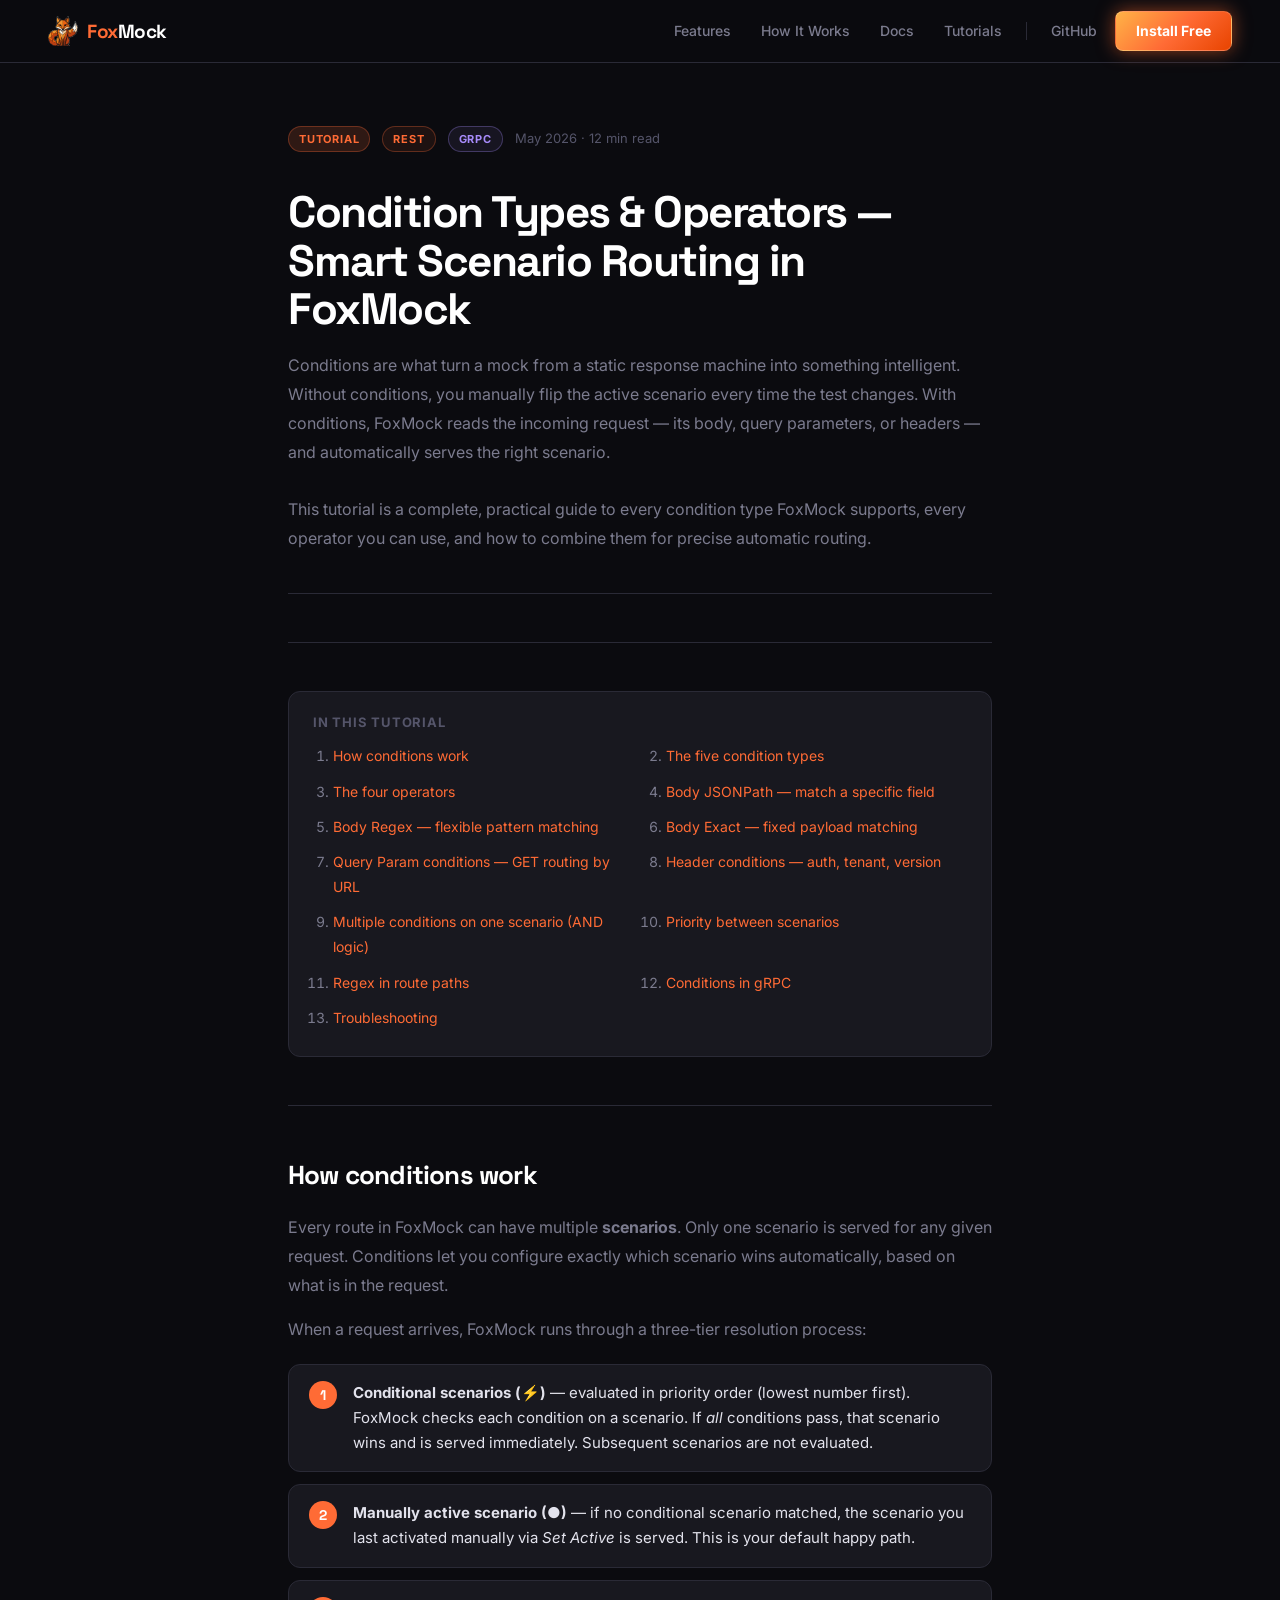
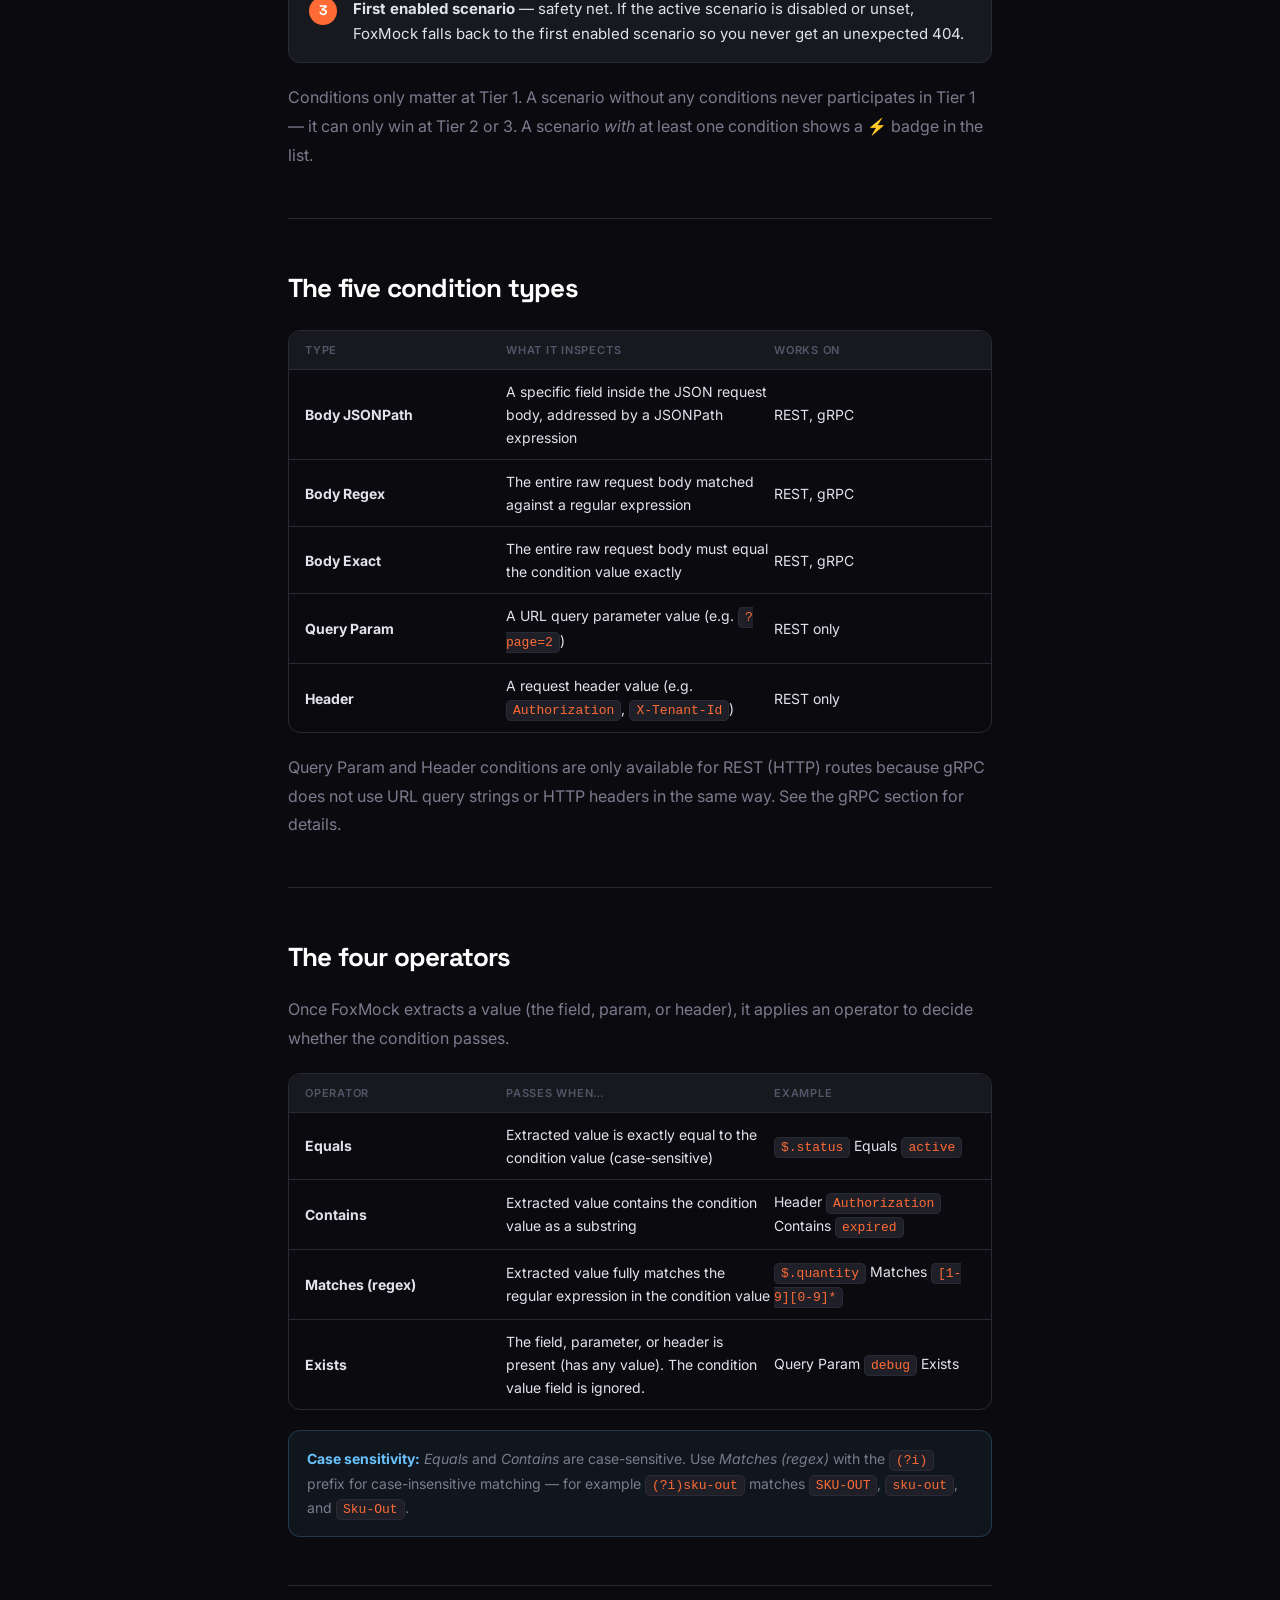
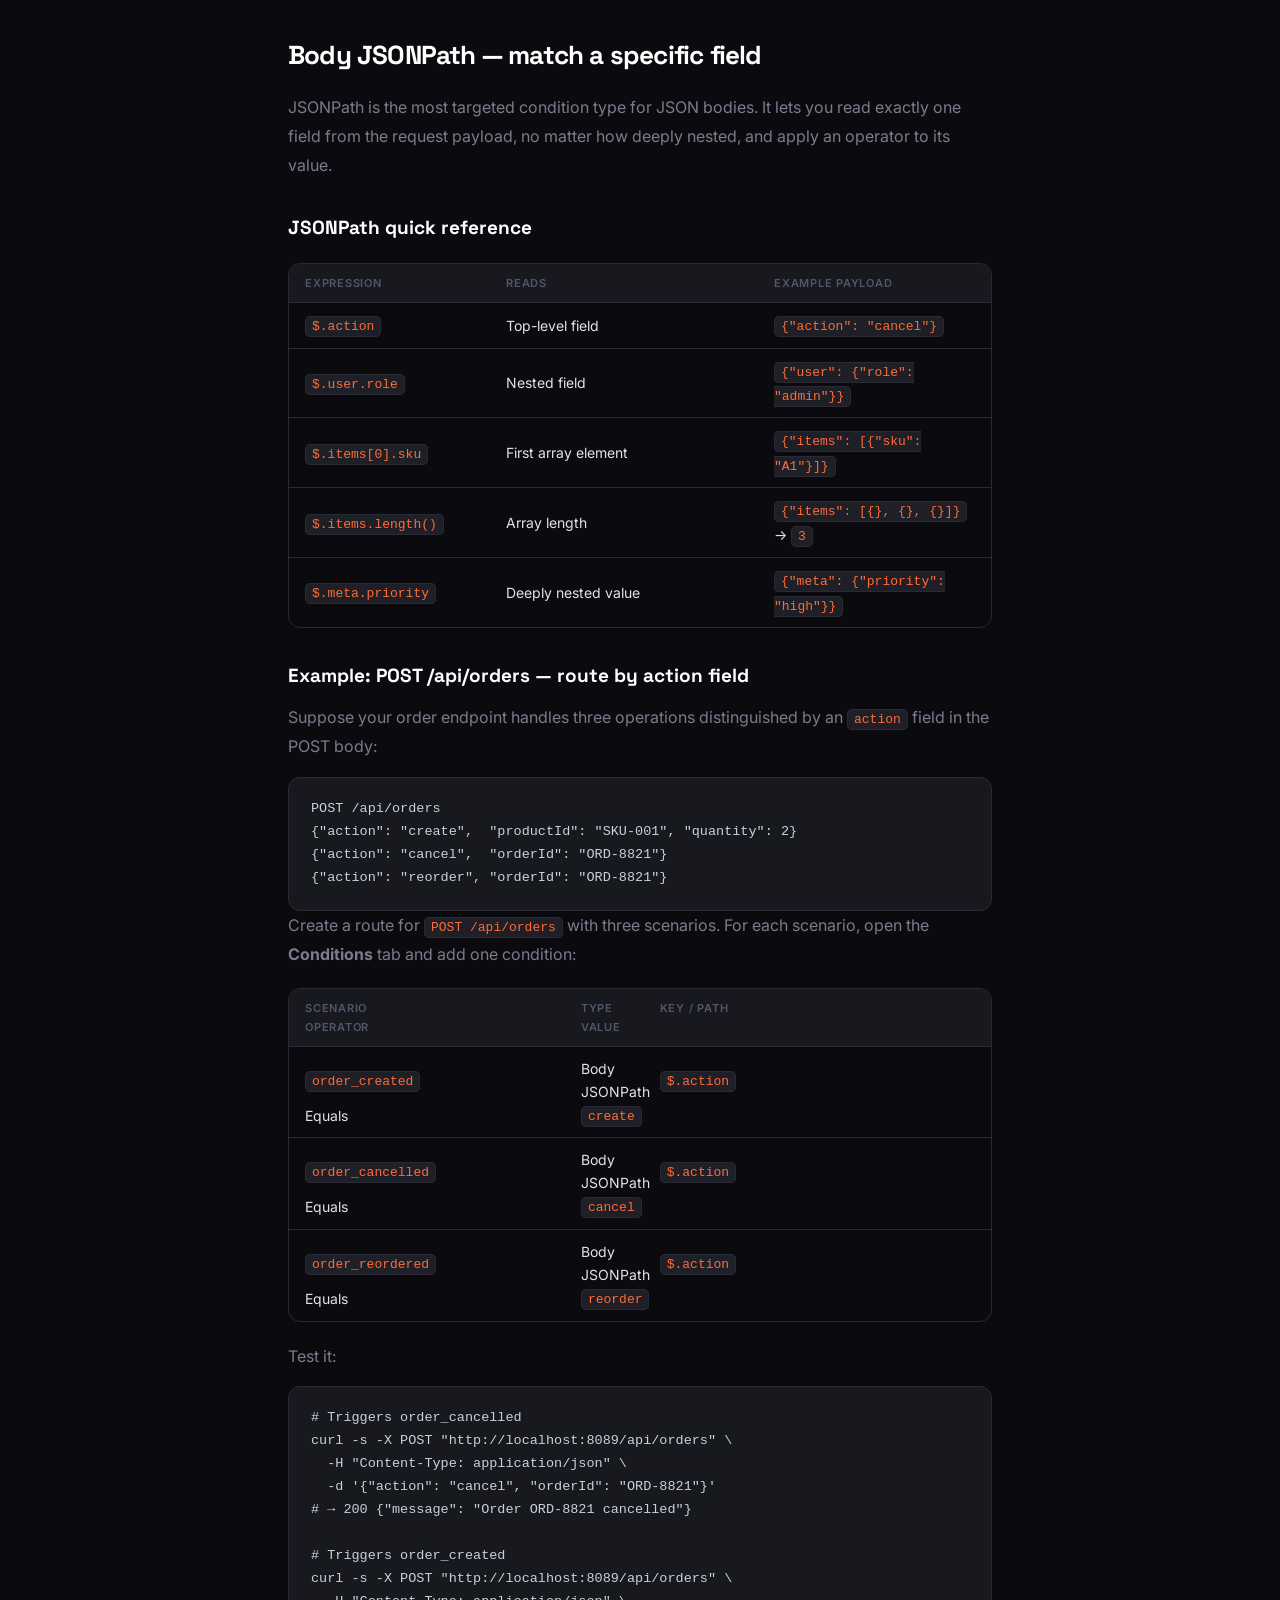
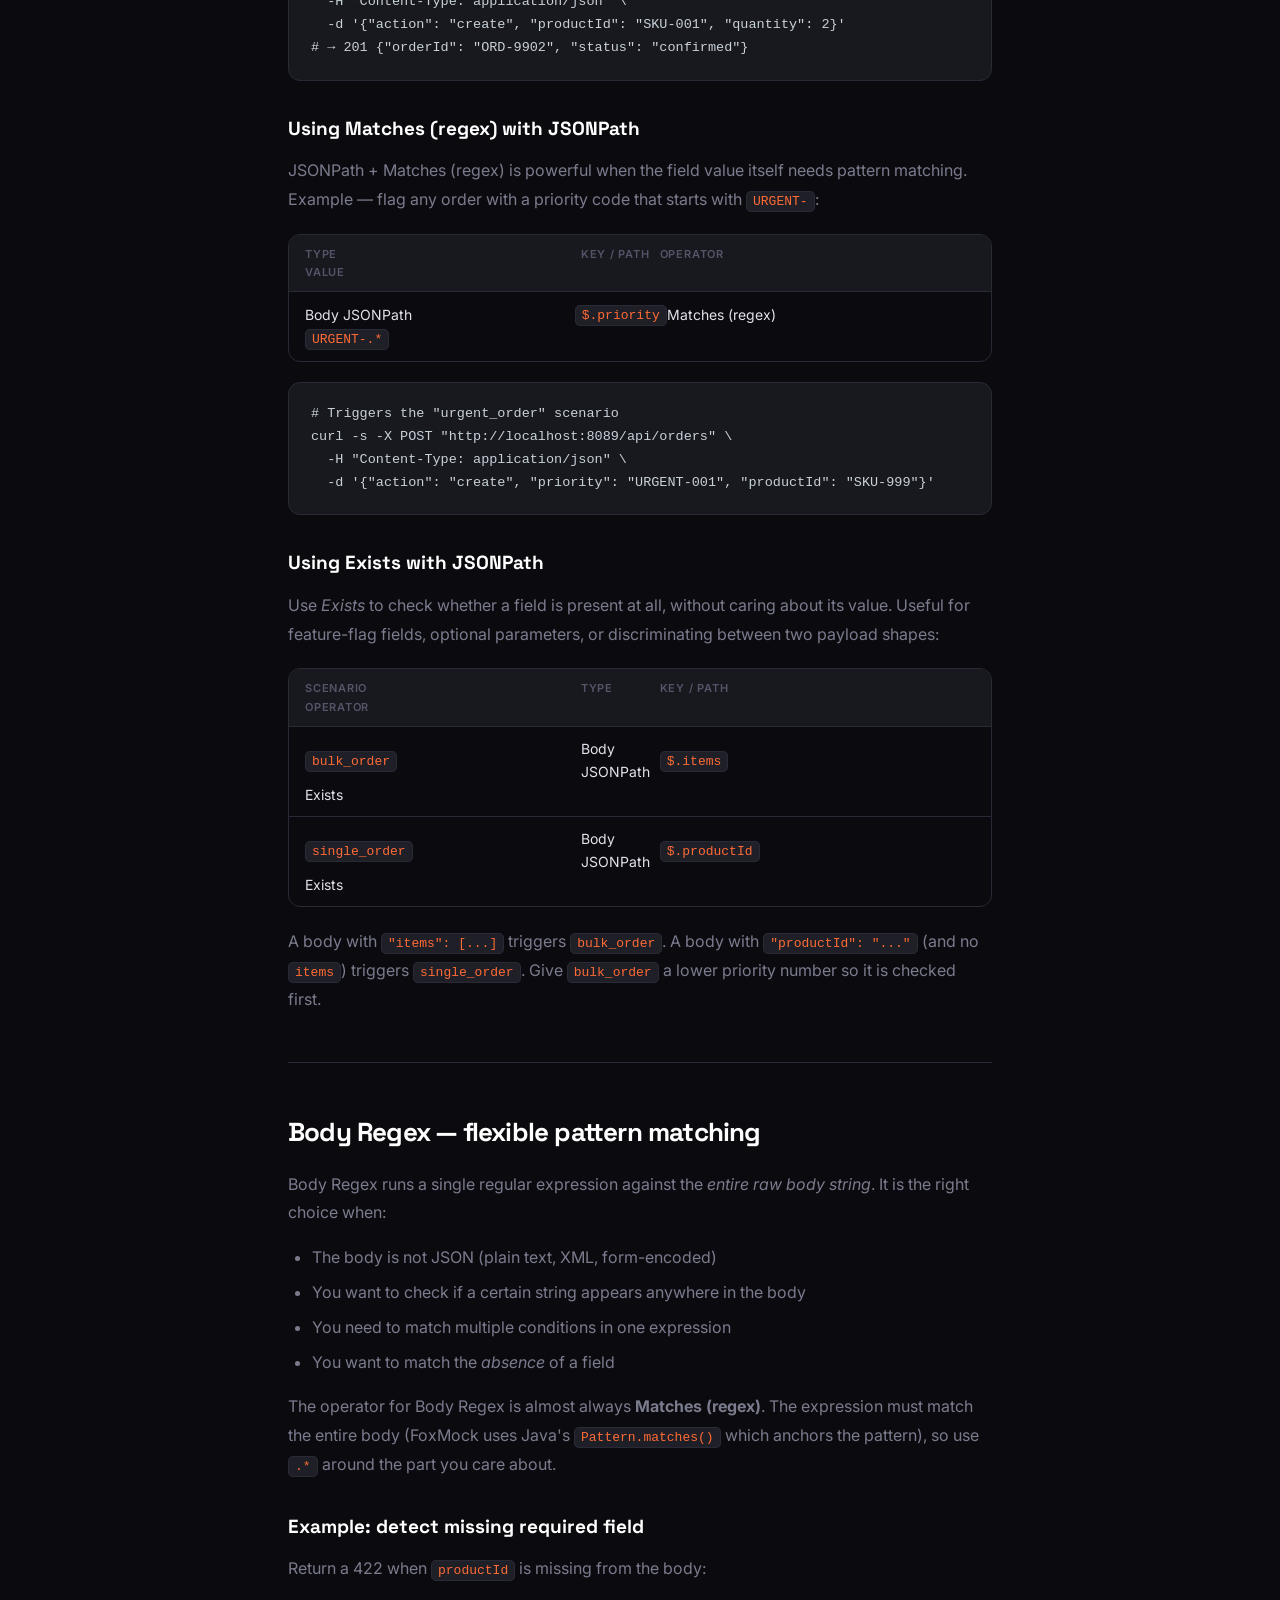
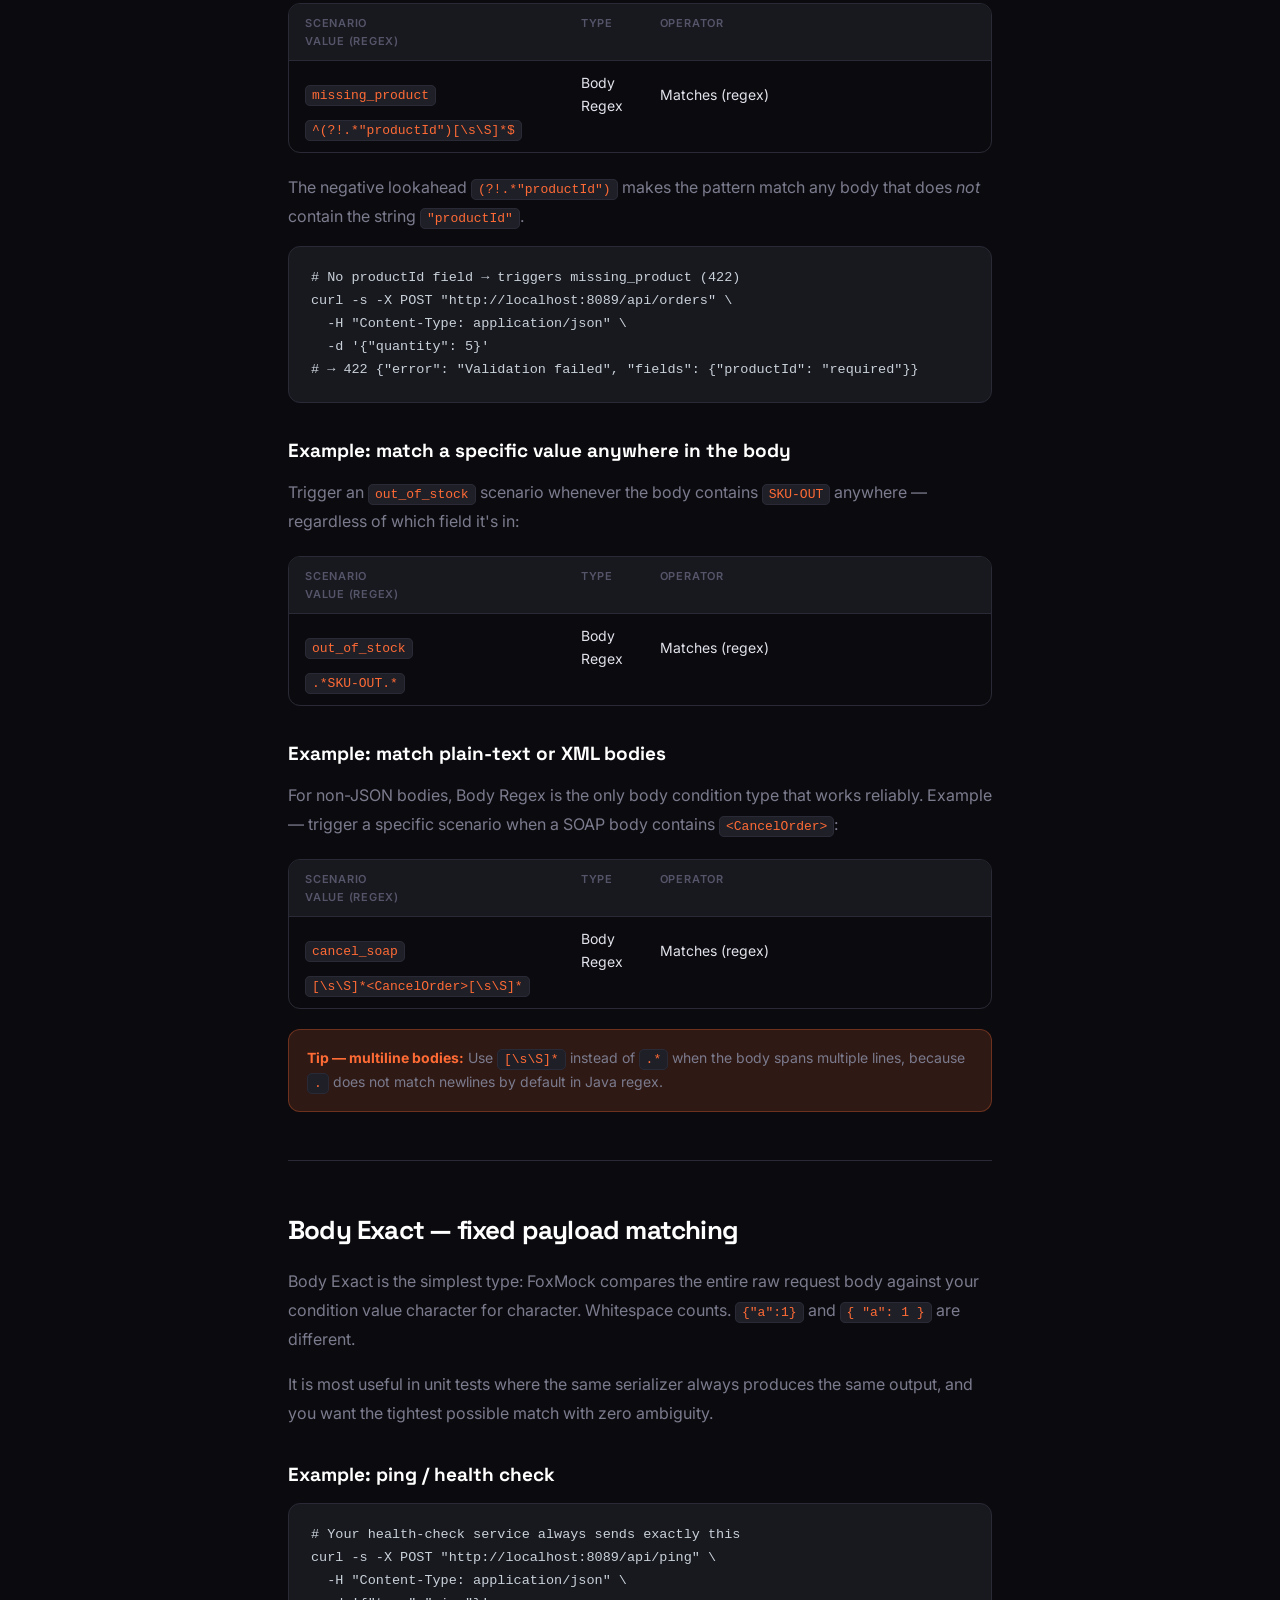
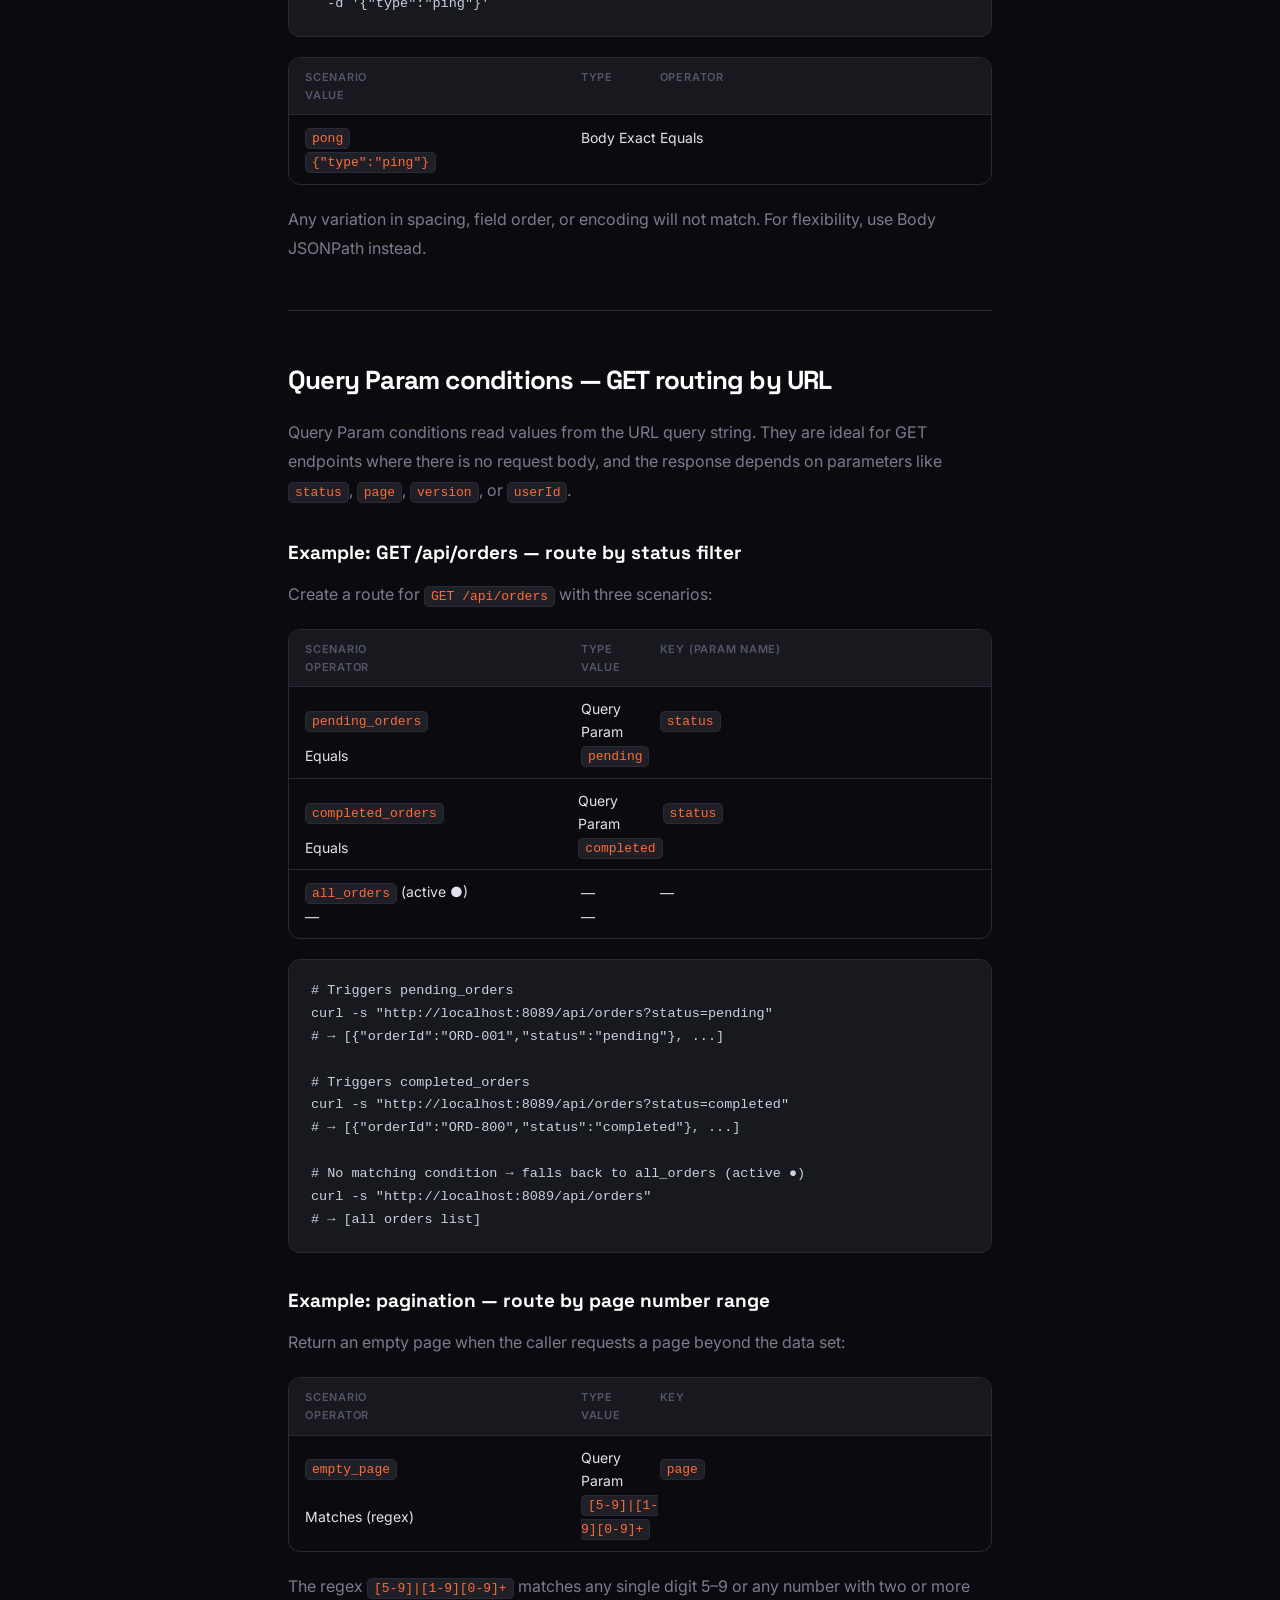
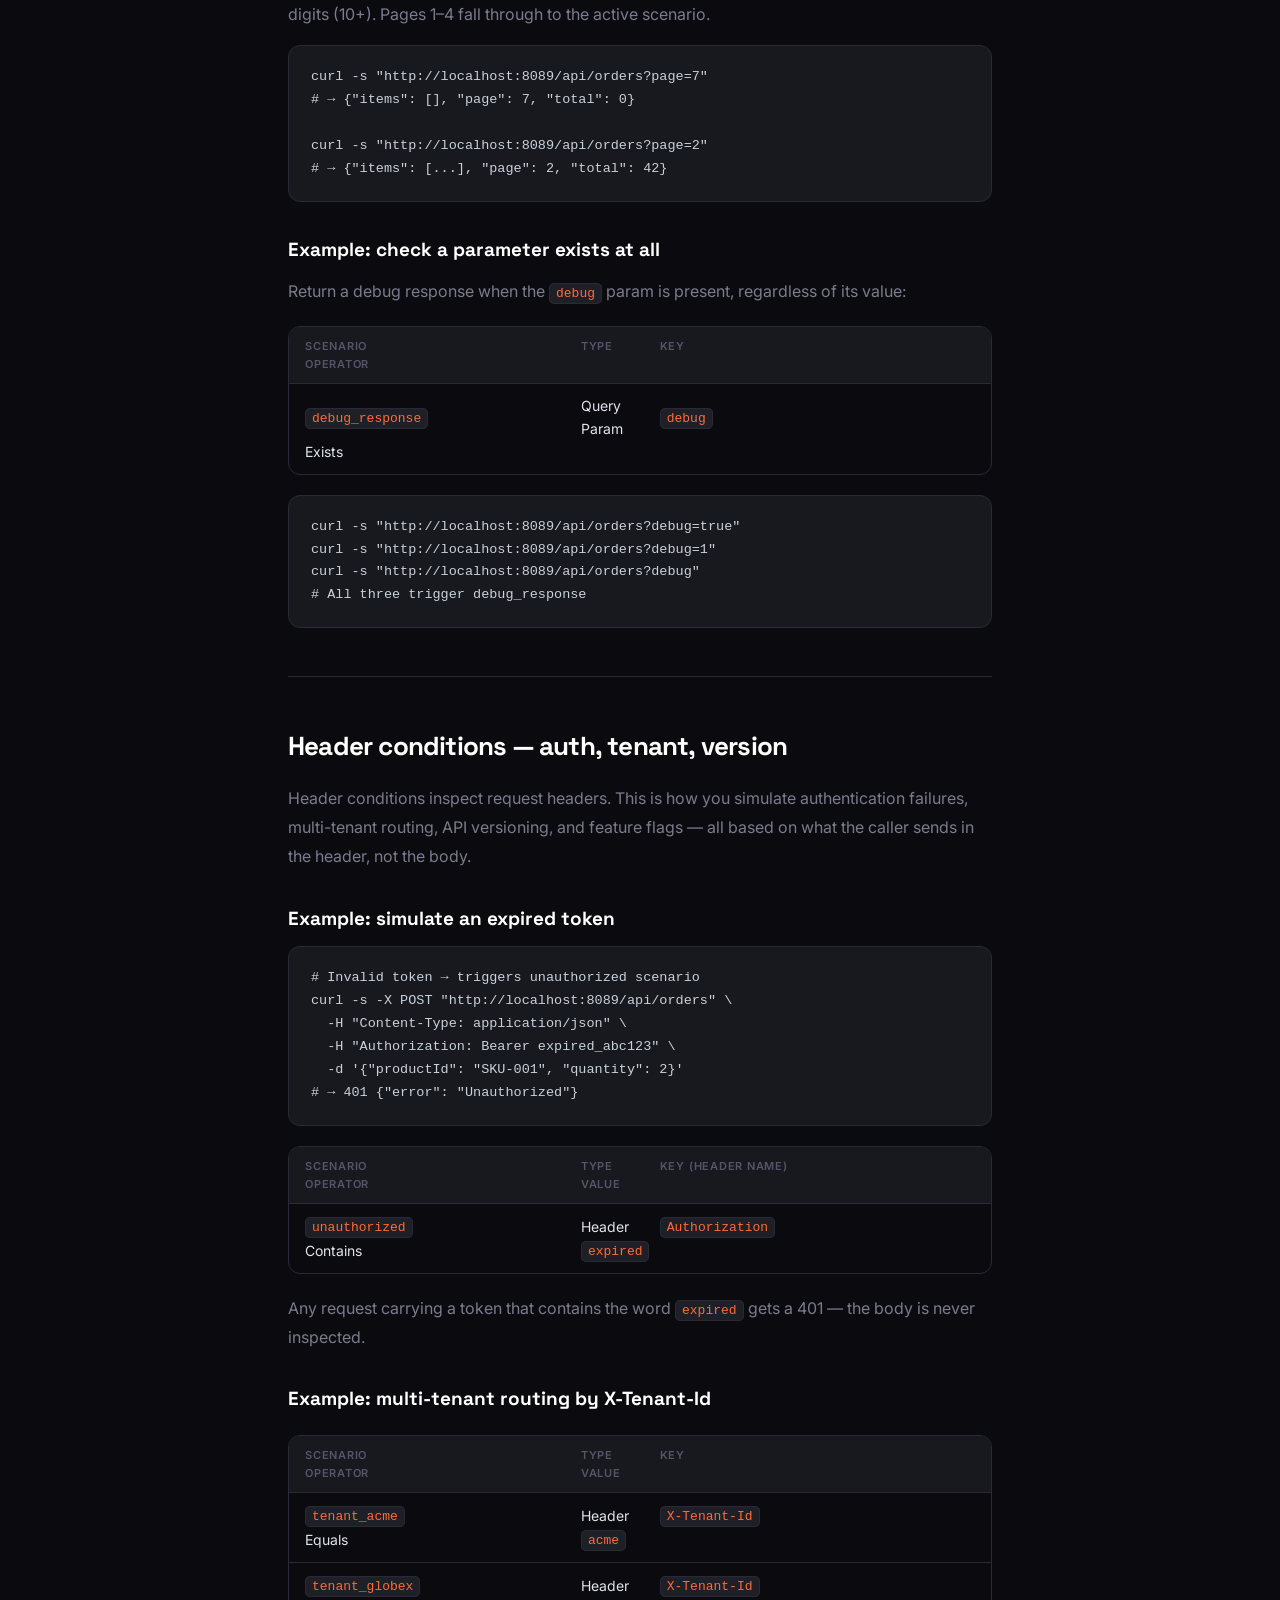
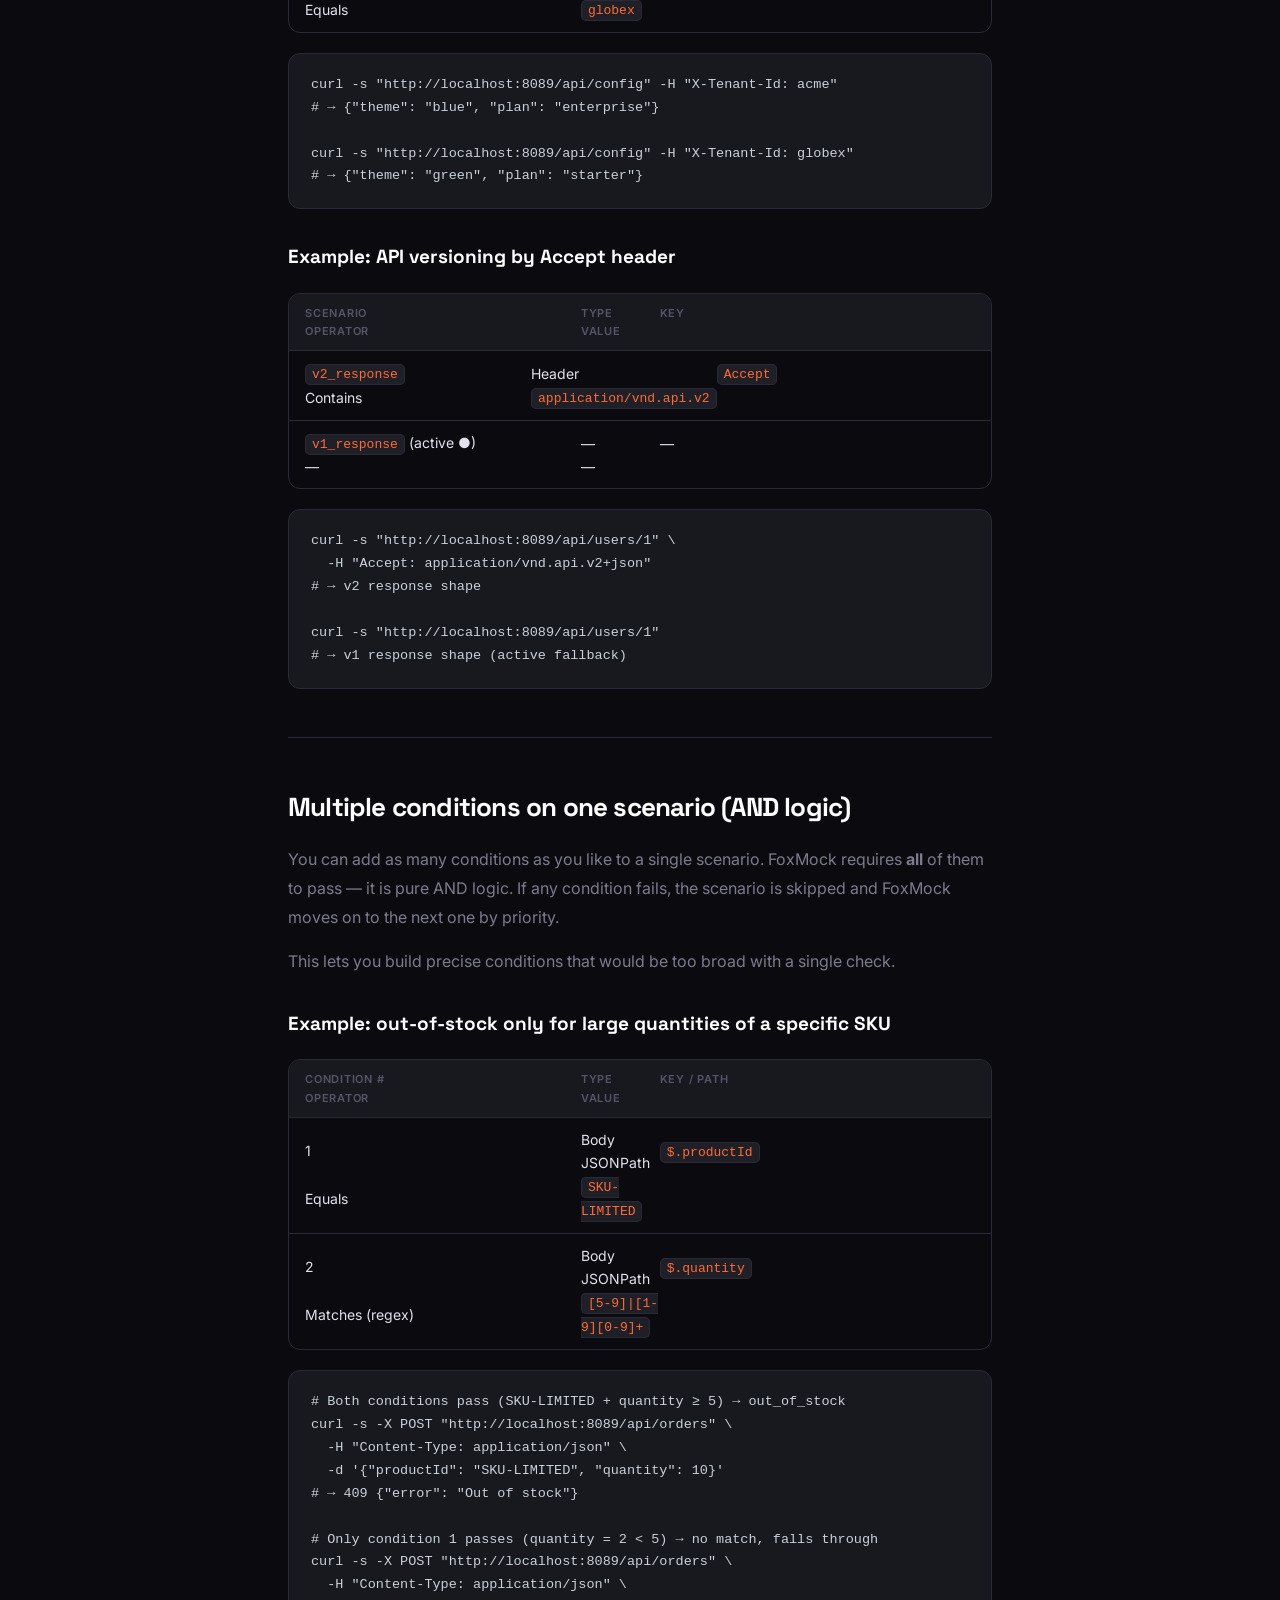
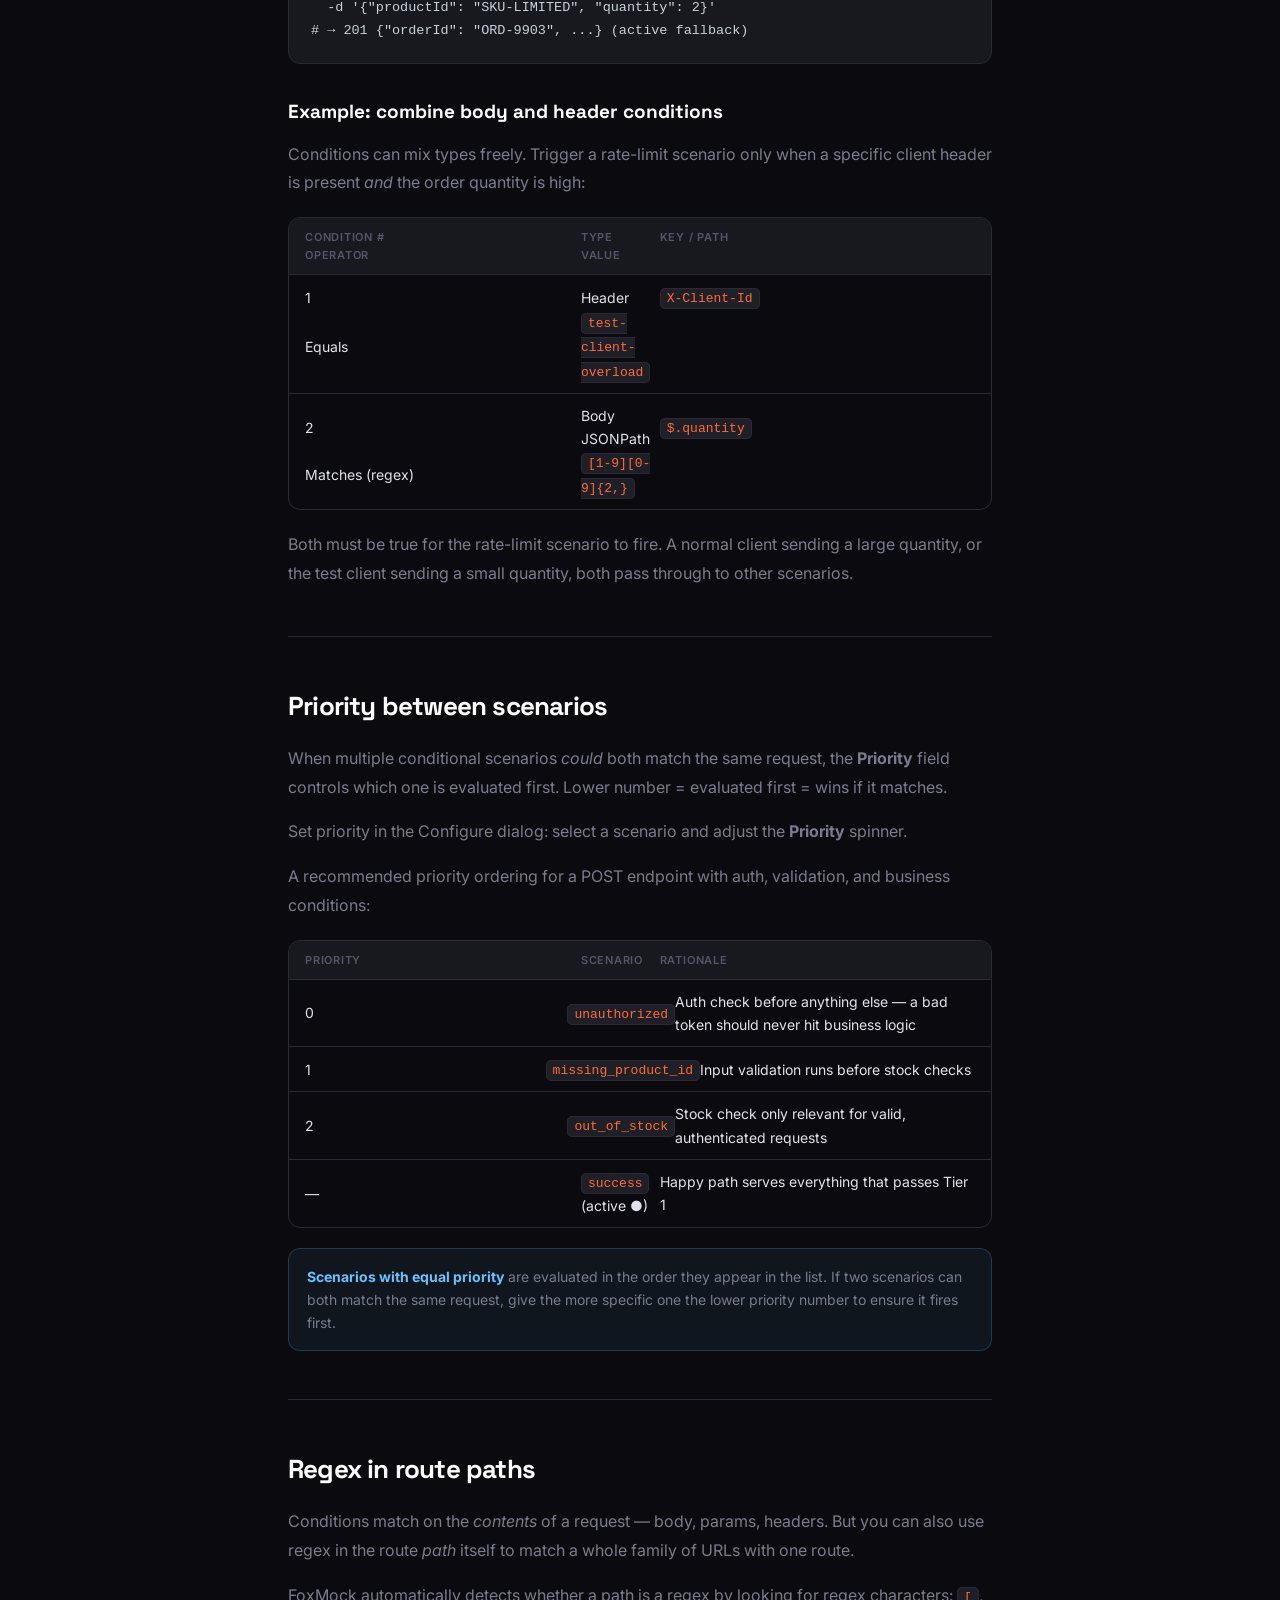
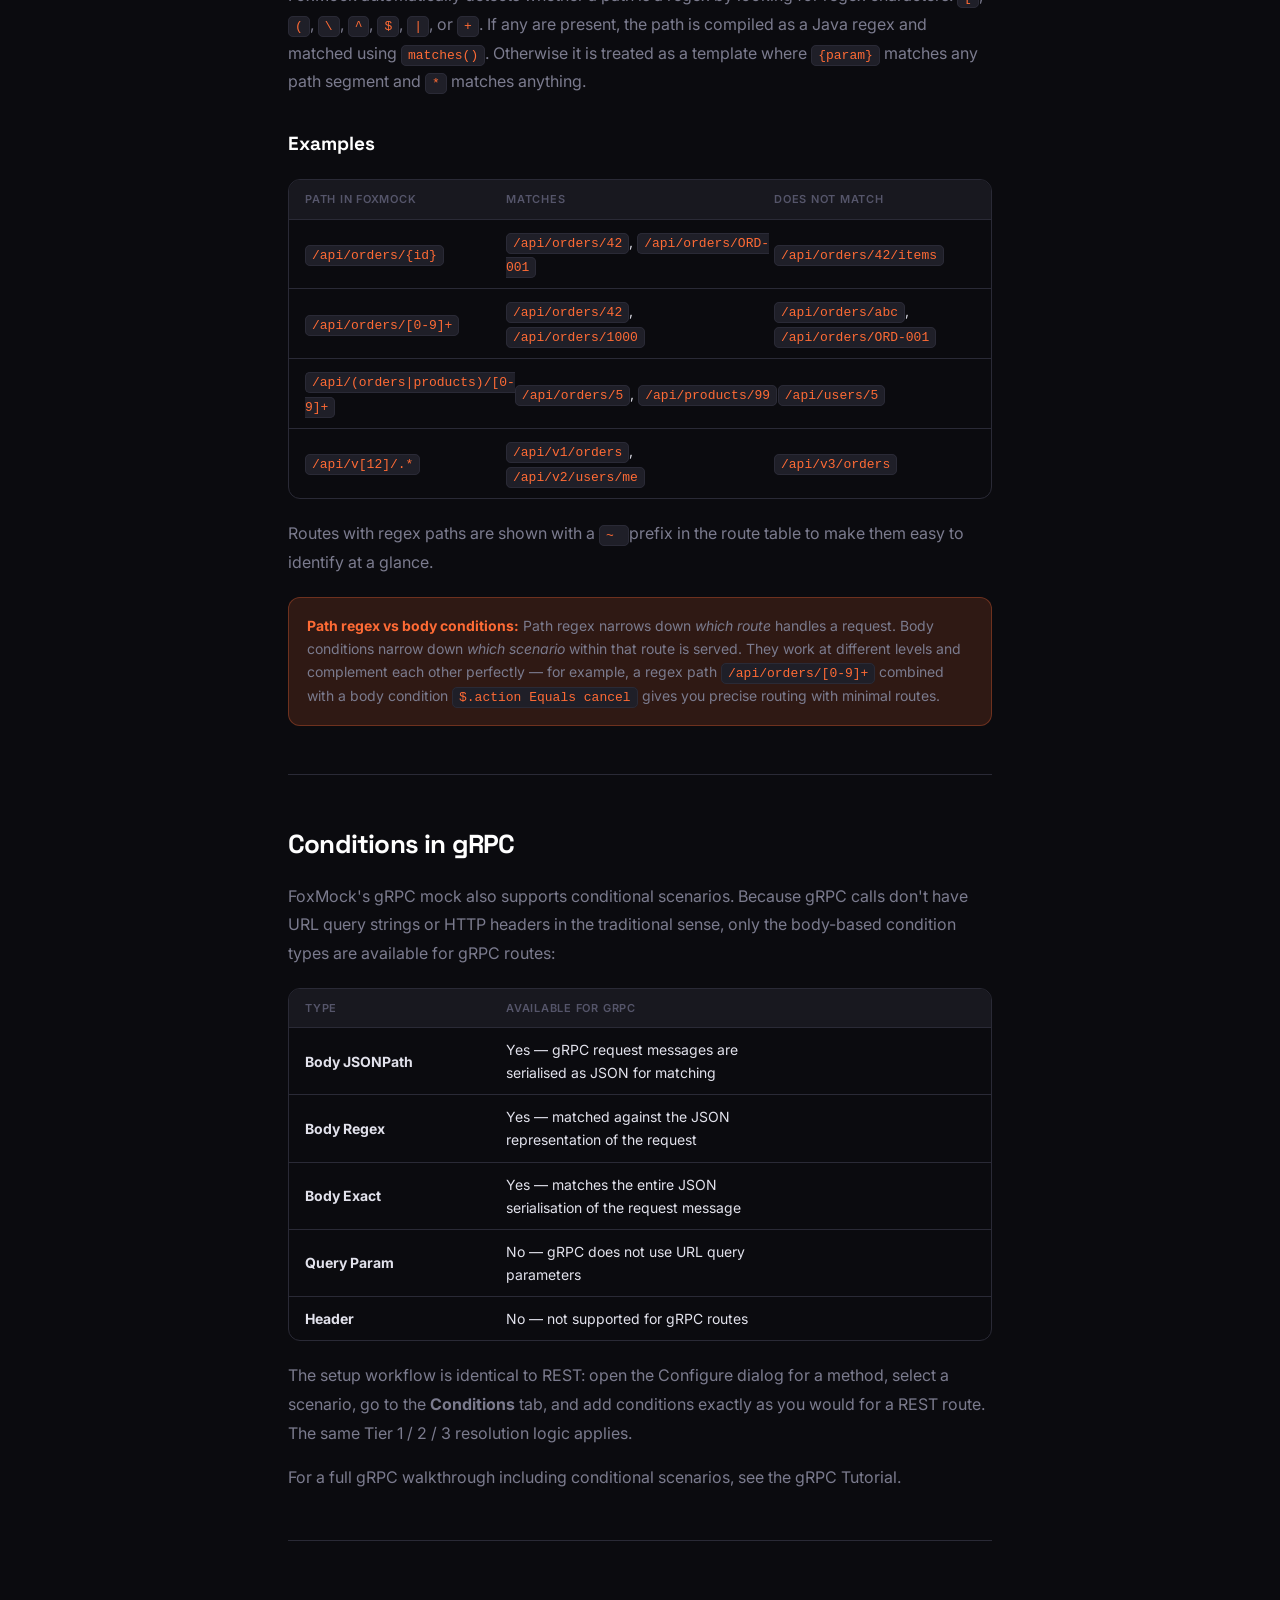
<file: docs/tutorial-conditions.html>
<!DOCTYPE html>
<html lang="en">
<head>
  <meta charset="UTF-8" />
  <meta name="viewport" content="width=device-width, initial-scale=1.0" />
  <title>Condition Types &amp; Operators — Smart Scenario Routing in FoxMock</title>
  <meta name="description" content="Learn every condition type in FoxMock — Body JSONPath, Body Regex, Body Exact, Query Param, and Header — plus all four operators. Includes POST, GET, and regex examples." />
  <link rel="preconnect" href="https://fonts.googleapis.com" />
  <link rel="preconnect" href="https://fonts.gstatic.com" crossorigin />
  <link href="https://fonts.googleapis.com/css2?family=Inter:ital,opsz,wght@0,14..32,400;0,14..32,500;0,14..32,600;0,14..32,700;0,14..32,800&family=Space+Grotesk:wght@500;600;700&display=swap" rel="stylesheet" />

  <!-- Canonical -->
  <link rel="canonical" href="https://fox-mock.com/tutorial-conditions.html" />

  <!-- Open Graph -->
  <meta property="og:type" content="article" />
  <meta property="og:site_name" content="FoxMock" />
  <meta property="og:title" content="Condition Types &amp; Operators — Smart Scenario Routing in FoxMock" />
  <meta property="og:description" content="Learn every condition type in FoxMock — Body JSONPath, Body Regex, Body Exact, Query Param, and Header — plus all four operators. Includes POST, GET, and regex examples." />
  <meta property="og:url" content="https://fox-mock.com/tutorial-conditions.html" />
  <meta property="og:image" content="https://fox-mock.com/og-image.png" />
  <meta property="og:image:width" content="1200" />
  <meta property="og:image:height" content="630" />
  <meta property="og:image:alt" content="FoxMock Condition Types Tutorial" />

  <!-- Twitter Card -->
  <meta name="twitter:card" content="summary_large_image" />
  <meta name="twitter:title" content="Condition Types &amp; Operators — Smart Scenario Routing in FoxMock" />
  <meta name="twitter:description" content="Every condition type and operator in FoxMock explained with POST, GET, and regex examples." />
  <meta name="twitter:image" content="https://fox-mock.com/og-image.png" />

  <!-- Extra SEO -->
  <meta name="robots" content="index, follow" />
  <meta name="author" content="Cellops" />
  <meta name="theme-color" content="#0B0B0F" />

  <!-- JSON-LD: TechArticle + BreadcrumbList -->
  <script type="application/ld+json">
  {
    "@context": "https://schema.org",
    "@type": "TechArticle",
    "headline": "Condition Types and Operators — Smart Scenario Routing in FoxMock",
    "description": "Learn every condition type in FoxMock — Body JSONPath, Body Regex, Body Exact, Query Param, and Header — plus all four operators. Includes POST, GET, and regex examples.",
    "url": "https://fox-mock.com/tutorial-conditions.html",
    "author": { "@type": "Organization", "name": "Cellops", "url": "https://cellops.com" },
    "publisher": { "@type": "Organization", "name": "Cellops", "url": "https://cellops.com" },
    "breadcrumb": {
      "@type": "BreadcrumbList",
      "itemListElement": [
        { "@type": "ListItem", "position": 1, "name": "Home", "item": "https://fox-mock.com/" },
        { "@type": "ListItem", "position": 2, "name": "Tutorials", "item": "https://fox-mock.com/tutorials.html" },
        { "@type": "ListItem", "position": 3, "name": "Condition Types", "item": "https://fox-mock.com/tutorial-conditions.html" }
      ]
    }
  }
  </script>

  <link rel="stylesheet" href="style.css" />
  <script src="https://plugins.jetbrains.com/assets/scripts/mp-widget.js"></script>
</head>

<body>

<!-- NAVIGATION -->
<nav>
  <div class="nav-inner">
    <a href="index.html" class="logo">
      <img src="foxmock-logo.svg" alt="FoxMock" class="logo-icon" />
      <span class="logo-wordmark"><span class="logo-fox">Fox</span><span class="logo-mock">Mock</span></span>
    </a>
    <div class="nav-links">
      <a href="index.html#features">Features</a>
      <a href="index.html#how-it-works">How It Works</a>
      <a href="docs.html">Docs</a>
      <a href="tutorials.html">Tutorials</a>
      <div class="nav-sep"></div>
      <a href="https://github.com/YOUR_GITHUB/foxmock" target="_blank">GitHub</a>
      <a href="https://plugins.jetbrains.com/plugin/31488" target="_blank" class="btn-nav">Install Free</a>
    </div>
    <button class="nav-mobile-btn" id="nav-mobile-btn" aria-label="Open menu" aria-expanded="false">
      <span class="hamburger-line"></span>
      <span class="hamburger-line"></span>
      <span class="hamburger-line"></span>
    </button>
  </div>
  <div class="nav-mobile-menu" id="nav-mobile-menu">
    <a href="index.html#features">Features</a>
    <a href="index.html#how-it-works">How It Works</a>
    <a href="docs.html">Docs</a>
    <a href="tutorials.html">Tutorials</a>
    <a href="https://github.com/YOUR_GITHUB/foxmock" target="_blank">GitHub</a>
    <a href="https://plugins.jetbrains.com/plugin/31488" target="_blank" class="btn-mobile-install">Install Free</a>
  </div>
</nav>

<!-- ARTICLE -->
<article class="article-wrap">

  <div class="article-meta">
    <span class="article-tag">Tutorial</span>
    <span class="article-tag" style="color:#FF6B35;background:rgba(255,107,53,0.08);border-color:rgba(255,107,53,0.3);">REST</span>
    <span class="article-tag" style="color:#A78BFA;background:rgba(167,139,250,0.08);border-color:rgba(167,139,250,0.3);">gRPC</span>
    <span class="article-date">May 2026 · 12 min read</span>
  </div>

  <h1>Condition Types &amp; Operators — Smart Scenario Routing in FoxMock</h1>

  <p class="article-intro">
    Conditions are what turn a mock from a static response machine into something intelligent.
    Without conditions, you manually flip the active scenario every time the test changes.
    With conditions, FoxMock reads the incoming request — its body, query parameters, or headers —
    and automatically serves the right scenario.<br/><br/>
    This tutorial is a complete, practical guide to every condition type FoxMock supports, every
    operator you can use, and how to combine them for precise automatic routing.
  </p>

  <hr/>

  <!-- TOC -->
  <div class="article-toc">
    <strong>In this tutorial</strong>
    <ol>
      <li><a href="#how-conditions-work">How conditions work</a></li>
      <li><a href="#condition-types">The five condition types</a></li>
      <li><a href="#operators">The four operators</a></li>
      <li><a href="#body-jsonpath">Body JSONPath — match a specific field</a></li>
      <li><a href="#body-regex">Body Regex — flexible pattern matching</a></li>
      <li><a href="#body-exact">Body Exact — fixed payload matching</a></li>
      <li><a href="#query-param">Query Param conditions — GET routing by URL</a></li>
      <li><a href="#header">Header conditions — auth, tenant, version</a></li>
      <li><a href="#and-logic">Multiple conditions on one scenario (AND logic)</a></li>
      <li><a href="#priority">Priority between scenarios</a></li>
      <li><a href="#path-regex">Regex in route paths</a></li>
      <li><a href="#grpc">Conditions in gRPC</a></li>
      <li><a href="#troubleshooting">Troubleshooting</a></li>
    </ol>
  </div>

  <hr/>

  <!-- HOW CONDITIONS WORK -->
  <h2 id="how-conditions-work">How conditions work</h2>

  <p>Every route in FoxMock can have multiple <strong>scenarios</strong>. Only one scenario is
  served for any given request. Conditions let you configure exactly which scenario wins
  automatically, based on what is in the request.</p>

  <p>When a request arrives, FoxMock runs through a three-tier resolution process:</p>

  <div class="tier-block">
    <div class="tier">
      <div class="tier-num">1</div>
      <div class="tier-body">
        <strong>Conditional scenarios (⚡)</strong> — evaluated in priority order (lowest number
        first). FoxMock checks each condition on a scenario. If <em>all</em> conditions pass, that
        scenario wins and is served immediately. Subsequent scenarios are not evaluated.
      </div>
    </div>
    <div class="tier">
      <div class="tier-num">2</div>
      <div class="tier-body">
        <strong>Manually active scenario (●)</strong> — if no conditional scenario matched, the
        scenario you last activated manually via <em>Set Active</em> is served. This is your
        default happy path.
      </div>
    </div>
    <div class="tier">
      <div class="tier-num">3</div>
      <div class="tier-body">
        <strong>First enabled scenario</strong> — safety net. If the active scenario is disabled or
        unset, FoxMock falls back to the first enabled scenario so you never get an unexpected 404.
      </div>
    </div>
  </div>

  <p>Conditions only matter at Tier 1. A scenario without any conditions never participates in
  Tier 1 — it can only win at Tier 2 or 3. A scenario <em>with</em> at least one condition shows
  a <strong>⚡</strong> badge in the list.</p>

  <hr/>

  <!-- CONDITION TYPES -->
  <h2 id="condition-types">The five condition types</h2>

  <div class="condition-ref-table">
    <div class="crt-row header">
      <span>Type</span><span>What it inspects</span><span>Works on</span>
    </div>
    <div class="crt-row">
      <span><strong>Body JSONPath</strong></span>
      <span>A specific field inside the JSON request body, addressed by a JSONPath expression</span>
      <span>REST, gRPC</span>
    </div>
    <div class="crt-row">
      <span><strong>Body Regex</strong></span>
      <span>The entire raw request body matched against a regular expression</span>
      <span>REST, gRPC</span>
    </div>
    <div class="crt-row">
      <span><strong>Body Exact</strong></span>
      <span>The entire raw request body must equal the condition value exactly</span>
      <span>REST, gRPC</span>
    </div>
    <div class="crt-row">
      <span><strong>Query Param</strong></span>
      <span>A URL query parameter value (e.g. <code>?page=2</code>)</span>
      <span>REST only</span>
    </div>
    <div class="crt-row">
      <span><strong>Header</strong></span>
      <span>A request header value (e.g. <code>Authorization</code>, <code>X-Tenant-Id</code>)</span>
      <span>REST only</span>
    </div>
  </div>

  <p>Query Param and Header conditions are only available for REST (HTTP) routes because gRPC does
  not use URL query strings or HTTP headers in the same way. See the
  <a href="#grpc">gRPC section</a> for details.</p>

  <hr/>

  <!-- OPERATORS -->
  <h2 id="operators">The four operators</h2>

  <p>Once FoxMock extracts a value (the field, param, or header), it applies an operator to
  decide whether the condition passes.</p>

  <div class="condition-ref-table">
    <div class="crt-row header">
      <span>Operator</span><span>Passes when…</span><span>Example</span>
    </div>
    <div class="crt-row">
      <span><strong>Equals</strong></span>
      <span>Extracted value is exactly equal to the condition value (case-sensitive)</span>
      <span><code>$.status</code> Equals <code>active</code></span>
    </div>
    <div class="crt-row">
      <span><strong>Contains</strong></span>
      <span>Extracted value contains the condition value as a substring</span>
      <span>Header <code>Authorization</code> Contains <code>expired</code></span>
    </div>
    <div class="crt-row">
      <span><strong>Matches (regex)</strong></span>
      <span>Extracted value fully matches the regular expression in the condition value</span>
      <span><code>$.quantity</code> Matches <code>[1-9][0-9]*</code></span>
    </div>
    <div class="crt-row">
      <span><strong>Exists</strong></span>
      <span>The field, parameter, or header is present (has any value). The condition value field is ignored.</span>
      <span>Query Param <code>debug</code> Exists</span>
    </div>
  </div>

  <div class="note-box">
    <strong>Case sensitivity:</strong> <em>Equals</em> and <em>Contains</em> are case-sensitive.
    Use <em>Matches (regex)</em> with the <code>(?i)</code> prefix for case-insensitive matching —
    for example <code>(?i)sku-out</code> matches <code>SKU-OUT</code>, <code>sku-out</code>, and
    <code>Sku-Out</code>.
  </div>

  <hr/>

  <!-- BODY JSONPATH -->
  <h2 id="body-jsonpath">Body JSONPath — match a specific field</h2>

  <p>JSONPath is the most targeted condition type for JSON bodies. It lets you read exactly one
  field from the request payload, no matter how deeply nested, and apply an operator to its value.</p>

  <h3>JSONPath quick reference</h3>

  <div class="condition-ref-table">
    <div class="crt-row header">
      <span>Expression</span><span>Reads</span><span>Example payload</span>
    </div>
    <div class="crt-row">
      <span><code>$.action</code></span>
      <span>Top-level field</span>
      <span><code>{"action": "cancel"}</code></span>
    </div>
    <div class="crt-row">
      <span><code>$.user.role</code></span>
      <span>Nested field</span>
      <span><code>{"user": {"role": "admin"}}</code></span>
    </div>
    <div class="crt-row">
      <span><code>$.items[0].sku</code></span>
      <span>First array element</span>
      <span><code>{"items": [{"sku": "A1"}]}</code></span>
    </div>
    <div class="crt-row">
      <span><code>$.items.length()</code></span>
      <span>Array length</span>
      <span><code>{"items": [{}, {}, {}]}</code> → <code>3</code></span>
    </div>
    <div class="crt-row">
      <span><code>$.meta.priority</code></span>
      <span>Deeply nested value</span>
      <span><code>{"meta": {"priority": "high"}}</code></span>
    </div>
  </div>

  <h3>Example: POST /api/orders — route by action field</h3>

  <p>Suppose your order endpoint handles three operations distinguished by an <code>action</code>
  field in the POST body:</p>

<pre>POST /api/orders
{"action": "create",  "productId": "SKU-001", "quantity": 2}
{"action": "cancel",  "orderId": "ORD-8821"}
{"action": "reorder", "orderId": "ORD-8821"}</pre>

  <p>Create a route for <code>POST /api/orders</code> with three scenarios. For each scenario,
  open the <strong>Conditions</strong> tab and add one condition:</p>

  <div class="scenario-table">
    <div class="scenario-table-row header">
      <span>Scenario</span><span>Type</span><span>Key / Path</span><span>Operator</span><span>Value</span>
    </div>
    <div class="scenario-table-row">
      <span><code>order_created</code></span>
      <span>Body JSONPath</span>
      <span><code>$.action</code></span>
      <span>Equals</span>
      <span><code>create</code></span>
    </div>
    <div class="scenario-table-row">
      <span><code>order_cancelled</code></span>
      <span>Body JSONPath</span>
      <span><code>$.action</code></span>
      <span>Equals</span>
      <span><code>cancel</code></span>
    </div>
    <div class="scenario-table-row">
      <span><code>order_reordered</code></span>
      <span>Body JSONPath</span>
      <span><code>$.action</code></span>
      <span>Equals</span>
      <span><code>reorder</code></span>
    </div>
  </div>

  <p>Test it:</p>

<pre># Triggers order_cancelled
curl -s -X POST "http://localhost:8089/api/orders" \
  -H "Content-Type: application/json" \
  -d '{"action": "cancel", "orderId": "ORD-8821"}'
# → 200 {"message": "Order ORD-8821 cancelled"}

# Triggers order_created
curl -s -X POST "http://localhost:8089/api/orders" \
  -H "Content-Type: application/json" \
  -d '{"action": "create", "productId": "SKU-001", "quantity": 2}'
# → 201 {"orderId": "ORD-9902", "status": "confirmed"}</pre>

  <h3>Using Matches (regex) with JSONPath</h3>

  <p>JSONPath + Matches (regex) is powerful when the field value itself needs pattern matching.
  Example — flag any order with a priority code that starts with <code>URGENT-</code>:</p>

  <div class="scenario-table">
    <div class="scenario-table-row header">
      <span>Type</span><span>Key / Path</span><span>Operator</span><span>Value</span>
    </div>
    <div class="scenario-table-row">
      <span>Body JSONPath</span>
      <span><code>$.priority</code></span>
      <span>Matches (regex)</span>
      <span><code>URGENT-.*</code></span>
    </div>
  </div>

<pre># Triggers the "urgent_order" scenario
curl -s -X POST "http://localhost:8089/api/orders" \
  -H "Content-Type: application/json" \
  -d '{"action": "create", "priority": "URGENT-001", "productId": "SKU-999"}'</pre>

  <h3>Using Exists with JSONPath</h3>

  <p>Use <em>Exists</em> to check whether a field is present at all, without caring about
  its value. Useful for feature-flag fields, optional parameters, or discriminating between
  two payload shapes:</p>

  <div class="scenario-table">
    <div class="scenario-table-row header">
      <span>Scenario</span><span>Type</span><span>Key / Path</span><span>Operator</span>
    </div>
    <div class="scenario-table-row">
      <span><code>bulk_order</code></span>
      <span>Body JSONPath</span>
      <span><code>$.items</code></span>
      <span>Exists</span>
    </div>
    <div class="scenario-table-row">
      <span><code>single_order</code></span>
      <span>Body JSONPath</span>
      <span><code>$.productId</code></span>
      <span>Exists</span>
    </div>
  </div>

  <p>A body with <code>"items": [...]</code> triggers <code>bulk_order</code>. A body with
  <code>"productId": "..."</code> (and no <code>items</code>) triggers <code>single_order</code>.
  Give <code>bulk_order</code> a lower priority number so it is checked first.</p>

  <hr/>

  <!-- BODY REGEX -->
  <h2 id="body-regex">Body Regex — flexible pattern matching</h2>

  <p>Body Regex runs a single regular expression against the <em>entire raw body string</em>.
  It is the right choice when:</p>
  <ul>
    <li>The body is not JSON (plain text, XML, form-encoded)</li>
    <li>You want to check if a certain string appears anywhere in the body</li>
    <li>You need to match multiple conditions in one expression</li>
    <li>You want to match the <em>absence</em> of a field</li>
  </ul>

  <p>The operator for Body Regex is almost always <strong>Matches (regex)</strong>. The expression
  must match the entire body (FoxMock uses Java's <code>Pattern.matches()</code> which anchors
  the pattern), so use <code>.*</code> around the part you care about.</p>

  <h3>Example: detect missing required field</h3>

  <p>Return a 422 when <code>productId</code> is missing from the body:</p>

  <div class="scenario-table">
    <div class="scenario-table-row header">
      <span>Scenario</span><span>Type</span><span>Operator</span><span>Value (regex)</span>
    </div>
    <div class="scenario-table-row">
      <span><code>missing_product</code></span>
      <span>Body Regex</span>
      <span>Matches (regex)</span>
      <span><code>^(?!.*"productId")[\s\S]*$</code></span>
    </div>
  </div>

  <p>The negative lookahead <code>(?!.*"productId")</code> makes the pattern match any body that
  does <em>not</em> contain the string <code>"productId"</code>.</p>

<pre># No productId field → triggers missing_product (422)
curl -s -X POST "http://localhost:8089/api/orders" \
  -H "Content-Type: application/json" \
  -d '{"quantity": 5}'
# → 422 {"error": "Validation failed", "fields": {"productId": "required"}}</pre>

  <h3>Example: match a specific value anywhere in the body</h3>

  <p>Trigger an <code>out_of_stock</code> scenario whenever the body contains
  <code>SKU-OUT</code> anywhere — regardless of which field it's in:</p>

  <div class="scenario-table">
    <div class="scenario-table-row header">
      <span>Scenario</span><span>Type</span><span>Operator</span><span>Value (regex)</span>
    </div>
    <div class="scenario-table-row">
      <span><code>out_of_stock</code></span>
      <span>Body Regex</span>
      <span>Matches (regex)</span>
      <span><code>.*SKU-OUT.*</code></span>
    </div>
  </div>

  <h3>Example: match plain-text or XML bodies</h3>

  <p>For non-JSON bodies, Body Regex is the only body condition type that works reliably.
  Example — trigger a specific scenario when a SOAP body contains <code>&lt;CancelOrder&gt;</code>:</p>

  <div class="scenario-table">
    <div class="scenario-table-row header">
      <span>Scenario</span><span>Type</span><span>Operator</span><span>Value (regex)</span>
    </div>
    <div class="scenario-table-row">
      <span><code>cancel_soap</code></span>
      <span>Body Regex</span>
      <span>Matches (regex)</span>
      <span><code>[\s\S]*&lt;CancelOrder&gt;[\s\S]*</code></span>
    </div>
  </div>

  <div class="tip-box">
    <strong>Tip — multiline bodies:</strong> Use <code>[\s\S]*</code> instead of <code>.*</code>
    when the body spans multiple lines, because <code>.</code> does not match newlines by default
    in Java regex.
  </div>

  <hr/>

  <!-- BODY EXACT -->
  <h2 id="body-exact">Body Exact — fixed payload matching</h2>

  <p>Body Exact is the simplest type: FoxMock compares the entire raw request body against your
  condition value character for character. Whitespace counts. <code>{"a":1}</code> and
  <code>{ "a": 1 }</code> are different.</p>

  <p>It is most useful in unit tests where the same serializer always produces the same output,
  and you want the tightest possible match with zero ambiguity.</p>

  <h3>Example: ping / health check</h3>

<pre># Your health-check service always sends exactly this
curl -s -X POST "http://localhost:8089/api/ping" \
  -H "Content-Type: application/json" \
  -d '{"type":"ping"}'</pre>

  <div class="scenario-table">
    <div class="scenario-table-row header">
      <span>Scenario</span><span>Type</span><span>Operator</span><span>Value</span>
    </div>
    <div class="scenario-table-row">
      <span><code>pong</code></span>
      <span>Body Exact</span>
      <span>Equals</span>
      <span><code>{"type":"ping"}</code></span>
    </div>
  </div>

  <p>Any variation in spacing, field order, or encoding will not match. For flexibility, use
  Body JSONPath instead.</p>

  <hr/>

  <!-- QUERY PARAM -->
  <h2 id="query-param">Query Param conditions — GET routing by URL</h2>

  <p>Query Param conditions read values from the URL query string. They are ideal for GET
  endpoints where there is no request body, and the response depends on parameters like
  <code>status</code>, <code>page</code>, <code>version</code>, or <code>userId</code>.</p>

  <h3>Example: GET /api/orders — route by status filter</h3>

  <p>Create a route for <code>GET /api/orders</code> with three scenarios:</p>

  <div class="scenario-table">
    <div class="scenario-table-row header">
      <span>Scenario</span><span>Type</span><span>Key (param name)</span><span>Operator</span><span>Value</span>
    </div>
    <div class="scenario-table-row">
      <span><code>pending_orders</code></span>
      <span>Query Param</span>
      <span><code>status</code></span>
      <span>Equals</span>
      <span><code>pending</code></span>
    </div>
    <div class="scenario-table-row">
      <span><code>completed_orders</code></span>
      <span>Query Param</span>
      <span><code>status</code></span>
      <span>Equals</span>
      <span><code>completed</code></span>
    </div>
    <div class="scenario-table-row">
      <span><code>all_orders</code> (active ●)</span>
      <span>—</span>
      <span>—</span>
      <span>—</span>
      <span>—</span>
    </div>
  </div>

<pre># Triggers pending_orders
curl -s "http://localhost:8089/api/orders?status=pending"
# → [{"orderId":"ORD-001","status":"pending"}, ...]

# Triggers completed_orders
curl -s "http://localhost:8089/api/orders?status=completed"
# → [{"orderId":"ORD-800","status":"completed"}, ...]

# No matching condition → falls back to all_orders (active ●)
curl -s "http://localhost:8089/api/orders"
# → [all orders list]</pre>

  <h3>Example: pagination — route by page number range</h3>

  <p>Return an empty page when the caller requests a page beyond the data set:</p>

  <div class="scenario-table">
    <div class="scenario-table-row header">
      <span>Scenario</span><span>Type</span><span>Key</span><span>Operator</span><span>Value</span>
    </div>
    <div class="scenario-table-row">
      <span><code>empty_page</code></span>
      <span>Query Param</span>
      <span><code>page</code></span>
      <span>Matches (regex)</span>
      <span><code>[5-9]|[1-9][0-9]+</code></span>
    </div>
  </div>

  <p>The regex <code>[5-9]|[1-9][0-9]+</code> matches any single digit 5–9 or any number with
  two or more digits (10+). Pages 1–4 fall through to the active scenario.</p>

<pre>curl -s "http://localhost:8089/api/orders?page=7"
# → {"items": [], "page": 7, "total": 0}

curl -s "http://localhost:8089/api/orders?page=2"
# → {"items": [...], "page": 2, "total": 42}</pre>

  <h3>Example: check a parameter exists at all</h3>

  <p>Return a debug response when the <code>debug</code> param is present, regardless of its value:</p>

  <div class="scenario-table">
    <div class="scenario-table-row header">
      <span>Scenario</span><span>Type</span><span>Key</span><span>Operator</span>
    </div>
    <div class="scenario-table-row">
      <span><code>debug_response</code></span>
      <span>Query Param</span>
      <span><code>debug</code></span>
      <span>Exists</span>
    </div>
  </div>

<pre>curl -s "http://localhost:8089/api/orders?debug=true"
curl -s "http://localhost:8089/api/orders?debug=1"
curl -s "http://localhost:8089/api/orders?debug"
# All three trigger debug_response</pre>

  <hr/>

  <!-- HEADER CONDITIONS -->
  <h2 id="header">Header conditions — auth, tenant, version</h2>

  <p>Header conditions inspect request headers. This is how you simulate authentication
  failures, multi-tenant routing, API versioning, and feature flags — all based on what the
  caller sends in the header, not the body.</p>

  <h3>Example: simulate an expired token</h3>

<pre># Invalid token → triggers unauthorized scenario
curl -s -X POST "http://localhost:8089/api/orders" \
  -H "Content-Type: application/json" \
  -H "Authorization: Bearer expired_abc123" \
  -d '{"productId": "SKU-001", "quantity": 2}'
# → 401 {"error": "Unauthorized"}</pre>

  <div class="scenario-table">
    <div class="scenario-table-row header">
      <span>Scenario</span><span>Type</span><span>Key (header name)</span><span>Operator</span><span>Value</span>
    </div>
    <div class="scenario-table-row">
      <span><code>unauthorized</code></span>
      <span>Header</span>
      <span><code>Authorization</code></span>
      <span>Contains</span>
      <span><code>expired</code></span>
    </div>
  </div>

  <p>Any request carrying a token that contains the word <code>expired</code> gets a 401 — the
  body is never inspected.</p>

  <h3>Example: multi-tenant routing by X-Tenant-Id</h3>

  <div class="scenario-table">
    <div class="scenario-table-row header">
      <span>Scenario</span><span>Type</span><span>Key</span><span>Operator</span><span>Value</span>
    </div>
    <div class="scenario-table-row">
      <span><code>tenant_acme</code></span>
      <span>Header</span>
      <span><code>X-Tenant-Id</code></span>
      <span>Equals</span>
      <span><code>acme</code></span>
    </div>
    <div class="scenario-table-row">
      <span><code>tenant_globex</code></span>
      <span>Header</span>
      <span><code>X-Tenant-Id</code></span>
      <span>Equals</span>
      <span><code>globex</code></span>
    </div>
  </div>

<pre>curl -s "http://localhost:8089/api/config" -H "X-Tenant-Id: acme"
# → {"theme": "blue", "plan": "enterprise"}

curl -s "http://localhost:8089/api/config" -H "X-Tenant-Id: globex"
# → {"theme": "green", "plan": "starter"}</pre>

  <h3>Example: API versioning by Accept header</h3>

  <div class="scenario-table">
    <div class="scenario-table-row header">
      <span>Scenario</span><span>Type</span><span>Key</span><span>Operator</span><span>Value</span>
    </div>
    <div class="scenario-table-row">
      <span><code>v2_response</code></span>
      <span>Header</span>
      <span><code>Accept</code></span>
      <span>Contains</span>
      <span><code>application/vnd.api.v2</code></span>
    </div>
    <div class="scenario-table-row">
      <span><code>v1_response</code> (active ●)</span>
      <span>—</span>
      <span>—</span>
      <span>—</span>
      <span>—</span>
    </div>
  </div>

<pre>curl -s "http://localhost:8089/api/users/1" \
  -H "Accept: application/vnd.api.v2+json"
# → v2 response shape

curl -s "http://localhost:8089/api/users/1"
# → v1 response shape (active fallback)</pre>

  <hr/>

  <!-- AND LOGIC -->
  <h2 id="and-logic">Multiple conditions on one scenario (AND logic)</h2>

  <p>You can add as many conditions as you like to a single scenario. FoxMock requires
  <strong>all</strong> of them to pass — it is pure AND logic. If any condition fails, the
  scenario is skipped and FoxMock moves on to the next one by priority.</p>

  <p>This lets you build precise conditions that would be too broad with a single check.</p>

  <h3>Example: out-of-stock only for large quantities of a specific SKU</h3>

  <div class="scenario-table">
    <div class="scenario-table-row header">
      <span>Condition #</span><span>Type</span><span>Key / Path</span><span>Operator</span><span>Value</span>
    </div>
    <div class="scenario-table-row">
      <span>1</span>
      <span>Body JSONPath</span>
      <span><code>$.productId</code></span>
      <span>Equals</span>
      <span><code>SKU-LIMITED</code></span>
    </div>
    <div class="scenario-table-row">
      <span>2</span>
      <span>Body JSONPath</span>
      <span><code>$.quantity</code></span>
      <span>Matches (regex)</span>
      <span><code>[5-9]|[1-9][0-9]+</code></span>
    </div>
  </div>

<pre># Both conditions pass (SKU-LIMITED + quantity ≥ 5) → out_of_stock
curl -s -X POST "http://localhost:8089/api/orders" \
  -H "Content-Type: application/json" \
  -d '{"productId": "SKU-LIMITED", "quantity": 10}'
# → 409 {"error": "Out of stock"}

# Only condition 1 passes (quantity = 2 < 5) → no match, falls through
curl -s -X POST "http://localhost:8089/api/orders" \
  -H "Content-Type: application/json" \
  -d '{"productId": "SKU-LIMITED", "quantity": 2}'
# → 201 {"orderId": "ORD-9903", ...} (active fallback)</pre>

  <h3>Example: combine body and header conditions</h3>

  <p>Conditions can mix types freely. Trigger a rate-limit scenario only when a specific
  client header is present <em>and</em> the order quantity is high:</p>

  <div class="scenario-table">
    <div class="scenario-table-row header">
      <span>Condition #</span><span>Type</span><span>Key / Path</span><span>Operator</span><span>Value</span>
    </div>
    <div class="scenario-table-row">
      <span>1</span>
      <span>Header</span>
      <span><code>X-Client-Id</code></span>
      <span>Equals</span>
      <span><code>test-client-overload</code></span>
    </div>
    <div class="scenario-table-row">
      <span>2</span>
      <span>Body JSONPath</span>
      <span><code>$.quantity</code></span>
      <span>Matches (regex)</span>
      <span><code>[1-9][0-9]{2,}</code></span>
    </div>
  </div>

  <p>Both must be true for the rate-limit scenario to fire. A normal client sending a large
  quantity, or the test client sending a small quantity, both pass through to other scenarios.</p>

  <hr/>

  <!-- PRIORITY -->
  <h2 id="priority">Priority between scenarios</h2>

  <p>When multiple conditional scenarios <em>could</em> both match the same request, the
  <strong>Priority</strong> field controls which one is evaluated first. Lower number =
  evaluated first = wins if it matches.</p>

  <p>Set priority in the Configure dialog: select a scenario and adjust the
  <strong>Priority</strong> spinner.</p>

  <p>A recommended priority ordering for a POST endpoint with auth, validation, and business
  conditions:</p>

  <div class="scenario-table">
    <div class="scenario-table-row header">
      <span>Priority</span><span>Scenario</span><span>Rationale</span>
    </div>
    <div class="scenario-table-row">
      <span>0</span>
      <span><code>unauthorized</code></span>
      <span>Auth check before anything else — a bad token should never hit business logic</span>
    </div>
    <div class="scenario-table-row">
      <span>1</span>
      <span><code>missing_product_id</code></span>
      <span>Input validation runs before stock checks</span>
    </div>
    <div class="scenario-table-row">
      <span>2</span>
      <span><code>out_of_stock</code></span>
      <span>Stock check only relevant for valid, authenticated requests</span>
    </div>
    <div class="scenario-table-row">
      <span>—</span>
      <span><code>success</code> (active ●)</span>
      <span>Happy path serves everything that passes Tier 1</span>
    </div>
  </div>

  <div class="note-box">
    <strong>Scenarios with equal priority</strong> are evaluated in the order they appear in
    the list. If two scenarios can both match the same request, give the more specific one the
    lower priority number to ensure it fires first.
  </div>

  <hr/>

  <!-- PATH REGEX -->
  <h2 id="path-regex">Regex in route paths</h2>

  <p>Conditions match on the <em>contents</em> of a request — body, params, headers. But you
  can also use regex in the route <em>path</em> itself to match a whole family of URLs with
  one route.</p>

  <p>FoxMock automatically detects whether a path is a regex by looking for regex characters:
  <code>[</code>, <code>(</code>, <code>\</code>, <code>^</code>, <code>$</code>,
  <code>|</code>, or <code>+</code>. If any are present, the path is compiled as a Java regex
  and matched using <code>matches()</code>. Otherwise it is treated as a template where
  <code>{param}</code> matches any path segment and <code>*</code> matches anything.</p>

  <h3>Examples</h3>

  <div class="condition-ref-table">
    <div class="crt-row header">
      <span>Path in FoxMock</span><span>Matches</span><span>Does not match</span>
    </div>
    <div class="crt-row">
      <span><code>/api/orders/{id}</code></span>
      <span><code>/api/orders/42</code>, <code>/api/orders/ORD-001</code></span>
      <span><code>/api/orders/42/items</code></span>
    </div>
    <div class="crt-row">
      <span><code>/api/orders/[0-9]+</code></span>
      <span><code>/api/orders/42</code>, <code>/api/orders/1000</code></span>
      <span><code>/api/orders/abc</code>, <code>/api/orders/ORD-001</code></span>
    </div>
    <div class="crt-row">
      <span><code>/api/(orders|products)/[0-9]+</code></span>
      <span><code>/api/orders/5</code>, <code>/api/products/99</code></span>
      <span><code>/api/users/5</code></span>
    </div>
    <div class="crt-row">
      <span><code>/api/v[12]/.*</code></span>
      <span><code>/api/v1/orders</code>, <code>/api/v2/users/me</code></span>
      <span><code>/api/v3/orders</code></span>
    </div>
  </div>

  <p>Routes with regex paths are shown with a <code>~ </code> prefix in the route table to
  make them easy to identify at a glance.</p>

  <div class="tip-box">
    <strong>Path regex vs body conditions:</strong> Path regex narrows down <em>which route</em>
    handles a request. Body conditions narrow down <em>which scenario</em> within that route is
    served. They work at different levels and complement each other perfectly — for example,
    a regex path <code>/api/orders/[0-9]+</code> combined with a body condition
    <code>$.action Equals cancel</code> gives you precise routing with minimal routes.
  </div>

  <hr/>

  <!-- GRPC -->
  <h2 id="grpc">Conditions in gRPC</h2>

  <p>FoxMock's gRPC mock also supports conditional scenarios. Because gRPC calls don't have URL
  query strings or HTTP headers in the traditional sense, only the body-based condition types
  are available for gRPC routes:</p>

  <div class="condition-ref-table">
    <div class="crt-row header">
      <span>Type</span><span>Available for gRPC</span>
    </div>
    <div class="crt-row">
      <span><strong>Body JSONPath</strong></span>
      <span>Yes — gRPC request messages are serialised as JSON for matching</span>
    </div>
    <div class="crt-row">
      <span><strong>Body Regex</strong></span>
      <span>Yes — matched against the JSON representation of the request</span>
    </div>
    <div class="crt-row">
      <span><strong>Body Exact</strong></span>
      <span>Yes — matches the entire JSON serialisation of the request message</span>
    </div>
    <div class="crt-row">
      <span><strong>Query Param</strong></span>
      <span>No — gRPC does not use URL query parameters</span>
    </div>
    <div class="crt-row">
      <span><strong>Header</strong></span>
      <span>No — not supported for gRPC routes</span>
    </div>
  </div>

  <p>The setup workflow is identical to REST: open the Configure dialog for a method, select a
  scenario, go to the <strong>Conditions</strong> tab, and add conditions exactly as you would
  for a REST route. The same Tier 1 / 2 / 3 resolution logic applies.</p>

  <p>For a full gRPC walkthrough including conditional scenarios, see the
  <a href="tutorial-grpc.html">gRPC Tutorial</a>.</p>

  <hr/>

  <!-- TROUBLESHOOTING -->
  <h2 id="troubleshooting">Troubleshooting</h2>

  <p><strong>Condition set but active fallback is always served</strong><br/>
  Check that the scenario is <strong>Enabled</strong> (checkbox in the Configure dialog).
  Disabled scenarios are invisible to Tier 1 — their conditions are never evaluated. Also
  confirm the scenario shows a <strong>⚡</strong> badge; if it shows only <strong>●</strong>,
  the conditions were not saved.</p>

  <p><strong>JSONPath condition never matches</strong><br/>
  JSONPath is case-sensitive: <code>$.ProductId</code> does not match a field named
  <code>productId</code>. Open the Transaction Log and check the <code>B:</code> line — it
  shows the exact body FoxMock received. Verify the field name, nesting level, and that the
  body is valid JSON. If the body is form-encoded or plain text, JSONPath silently fails —
  switch to Body Regex.</p>

  <p><strong>Regex condition is not matching when it should</strong><br/>
  FoxMock uses <code>Pattern.matches()</code> which anchors the pattern to the full string.
  A pattern like <code>SKU-OUT</code> without surrounding <code>.*</code> will only match a
  body that is <em>exactly</em> <code>SKU-OUT</code> and nothing else. Add <code>.*</code>
  around the part you care about: <code>.*SKU-OUT.*</code>. For multiline bodies, use
  <code>[\s\S]*SKU-OUT[\s\S]*</code>.</p>

  <p><strong>Query Param condition not matching</strong><br/>
  The Key field must be the exact parameter name as it appears in the URL — case-sensitive.
  <code>Status</code> does not match <code>?status=pending</code>. Check the Transaction Log
  for the exact query string FoxMock received.</p>

  <p><strong>Header condition not matching</strong><br/>
  Header names are matched case-insensitively in HTTP, but verify the value. If your token
  is <code>Bearer valid_token</code> and the condition is <code>Contains expired</code>, it
  correctly won't match. Check the Transaction Log's <code>H:</code> line for the actual
  header value.</p>

  <p><strong>Wrong scenario wins when two conditions could both match</strong><br/>
  Check the Priority spinners. The scenario with the <em>lowest</em> number is evaluated first.
  If two scenarios have the same priority, the one higher in the list wins. Open the Configure
  dialog and re-order or adjust priorities.</p>

  <p><strong>Regex in the route path not working</strong><br/>
  Make sure the path contains at least one regex character (<code>[</code>, <code>(</code>,
  <code>\</code>, <code>^</code>, <code>$</code>, <code>|</code>, <code>+</code>). A plain path
  like <code>/api/orders/42</code> is always treated as a literal template, not a regex.
  The route table shows <code>~ </code> before the path when auto-detection is active.</p>

  <hr/>

  <p>That is everything you need to know about conditions in FoxMock. Start with a single
  Body JSONPath condition on your most common scenario, see the <strong>⚡</strong> badge appear,
  and test it with curl. From there, layering in multiple conditions and adjusting priorities
  is straightforward.</p>

  <div style="margin-top:40px;padding:28px;background:var(--dark-3);border:1px solid var(--border-2);border-radius:var(--radius-lg);text-align:center;">
    <p style="margin-bottom:8px;font-weight:600;font-size:16px;">More tutorials</p>
    <p style="margin-bottom:16px;color:var(--text-muted);font-size:15px;">See conditions in action inside a full POST or GET mocking walkthrough.</p>
    <div style="display:flex;gap:14px;justify-content:center;flex-wrap:wrap;">
      <a href="tutorial-post.html" class="btn-secondary">POST Body Matching Tutorial →</a>
      <a href="tutorial-rest.html" class="btn-secondary">GET / Query Params Tutorial →</a>
      <a href="tutorial-grpc.html" class="btn-secondary">gRPC Tutorial →</a>
      <a href="docs.html" class="btn-primary">Full Documentation →</a>
    </div>
  </div>

</article>

<!-- FOOTER -->
<footer>
  <div class="footer-grid">
    <div class="footer-brand">
      <a href="index.html" class="logo">
        <img src="foxmock-logo.svg" alt="FoxMock" class="logo-icon" />
        <span class="logo-wordmark"><span class="logo-fox">Fox</span><span class="logo-mock">Mock</span></span>
      </a>
      <p>A free IntelliJ plugin for mocking REST, gRPC, SFTP and SMTP inside your IDE.</p>
      <p style="margin-top:10px;">A product by <a href="https://cellops.com" target="_blank">Cellops</a></p>
    </div>
    <div class="footer-col">
      <h4>Product</h4>
      <a href="index.html#features">Features</a>
      <a href="index.html#how-it-works">How It Works</a>
      <a href="https://plugins.jetbrains.com/plugin/31488" target="_blank">JetBrains Marketplace</a>
    </div>
    <div class="footer-col">
      <h4>Resources</h4>
      <a href="docs.html">Documentation</a>
      <a href="tutorials.html">Tutorials</a>
      <a href="changelog.html">Changelog</a>
      <a href="tutorial-rest.html">GET / Query Params Tutorial</a>
      <a href="tutorial-post.html">POST Body Matching Tutorial</a>
      <a href="tutorial-conditions.html" class="active">Condition Types Tutorial</a>
      <a href="tutorial-grpc.html">gRPC Tutorial</a>
      <a href="https://github.com/YOUR_GITHUB/foxmock" target="_blank">GitHub</a>
    </div>
    <div class="footer-col">
      <h4>Company</h4>
      <a href="mailto:hello@fox-mock.com">Contact</a>
      <a href="https://cellops.com" target="_blank">Cellops</a>
    </div>
  </div>
  <div class="footer-bottom">
    <p>© 2025 Cellops. All rights reserved.</p>
    <div class="footer-bottom-links">
      <a href="mailto:hello@fox-mock.com">Contact</a>
      <a href="https://github.com/YOUR_GITHUB/foxmock" target="_blank">GitHub</a>
    </div>
  </div>
</footer>

<script>
  (function () {
    const btn = document.getElementById('nav-mobile-btn');
    const menu = document.getElementById('nav-mobile-menu');
    if (!btn || !menu) return;
    btn.addEventListener('click', () => {
      const open = menu.classList.toggle('open');
      btn.classList.toggle('open', open);
      btn.setAttribute('aria-expanded', open);
      btn.setAttribute('aria-label', open ? 'Close menu' : 'Open menu');
    });
    document.addEventListener('click', e => {
      if (!btn.contains(e.target) && !menu.contains(e.target)) {
        menu.classList.remove('open');
        btn.classList.remove('open');
        btn.setAttribute('aria-expanded', 'false');
        btn.setAttribute('aria-label', 'Open menu');
      }
    });
    menu.querySelectorAll('a').forEach(a => a.addEventListener('click', () => {
      menu.classList.remove('open');
      btn.classList.remove('open');
      btn.setAttribute('aria-expanded', 'false');
      btn.setAttribute('aria-label', 'Open menu');
    }));
  })();

  MarketplaceWidget.setupMarketplaceWidget('install', 31488, '#tutorial-install-widget');
</script>

</body>
</html>
</file>
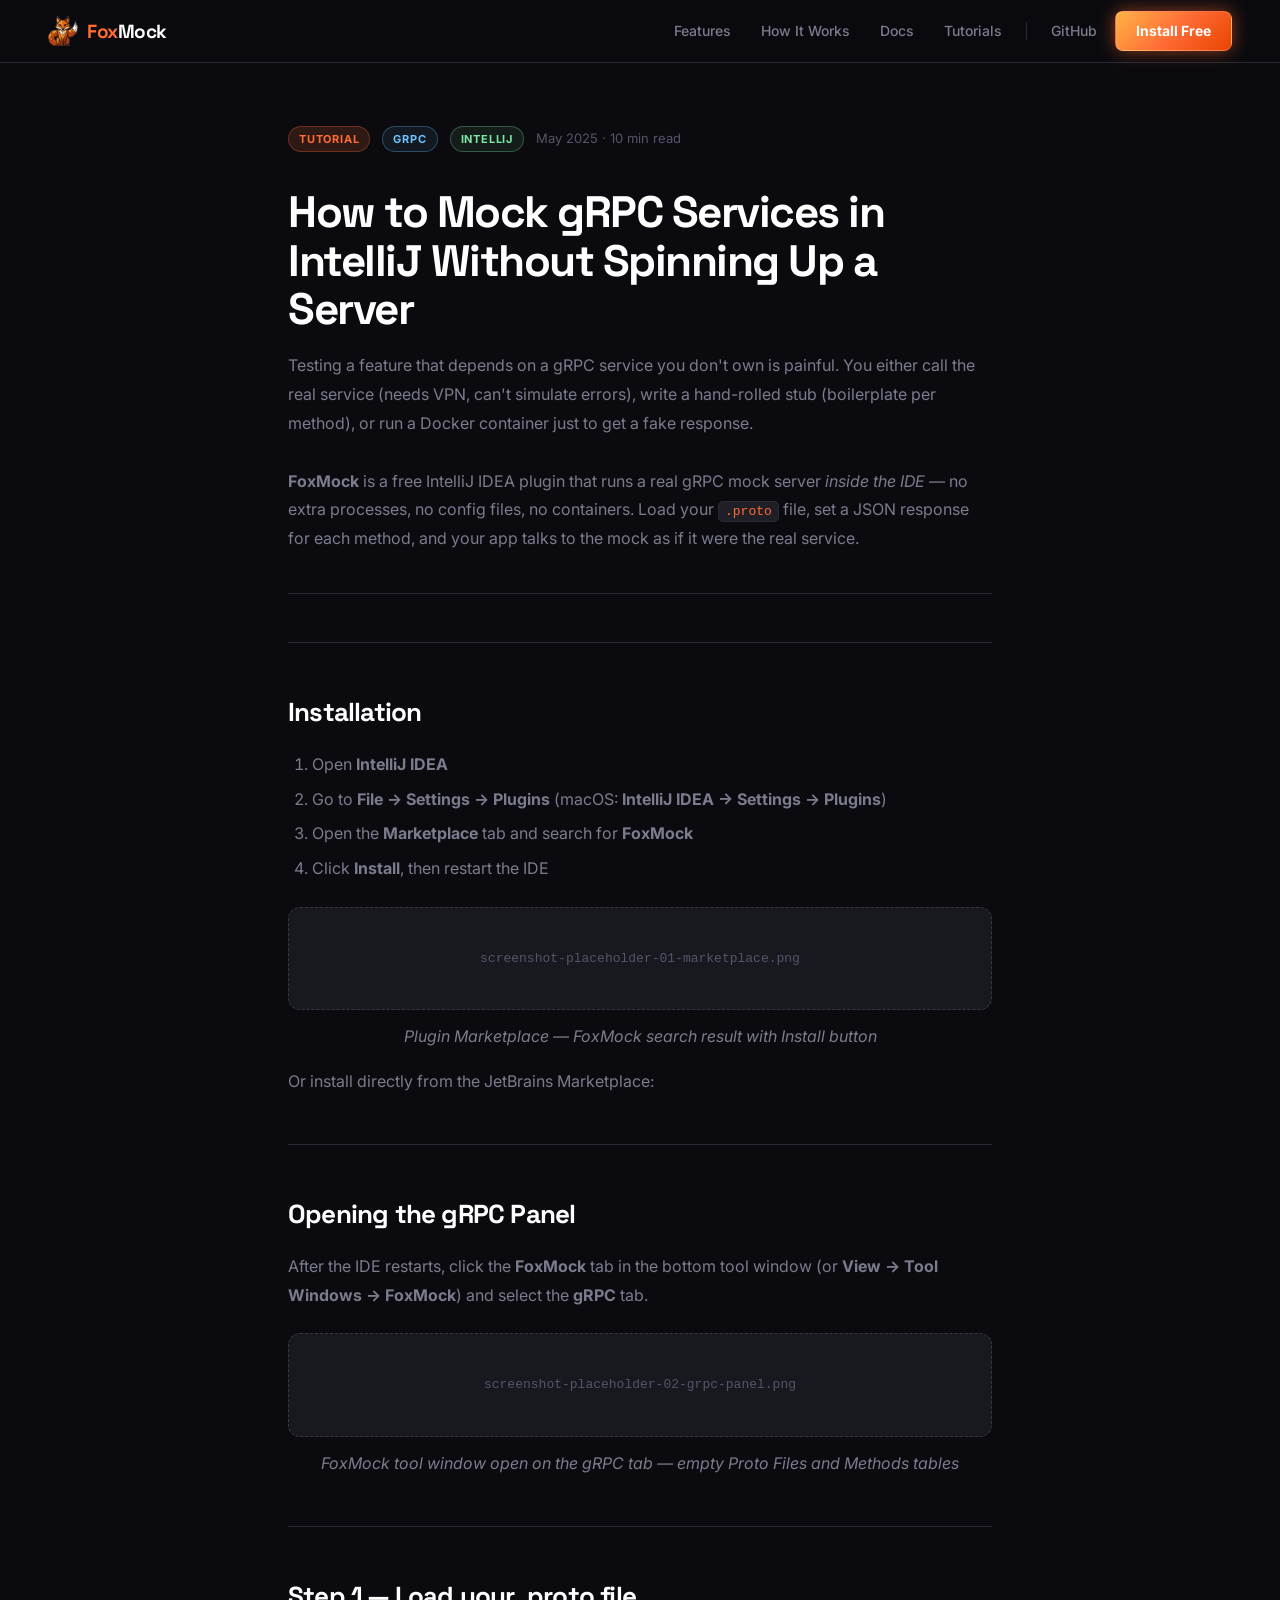
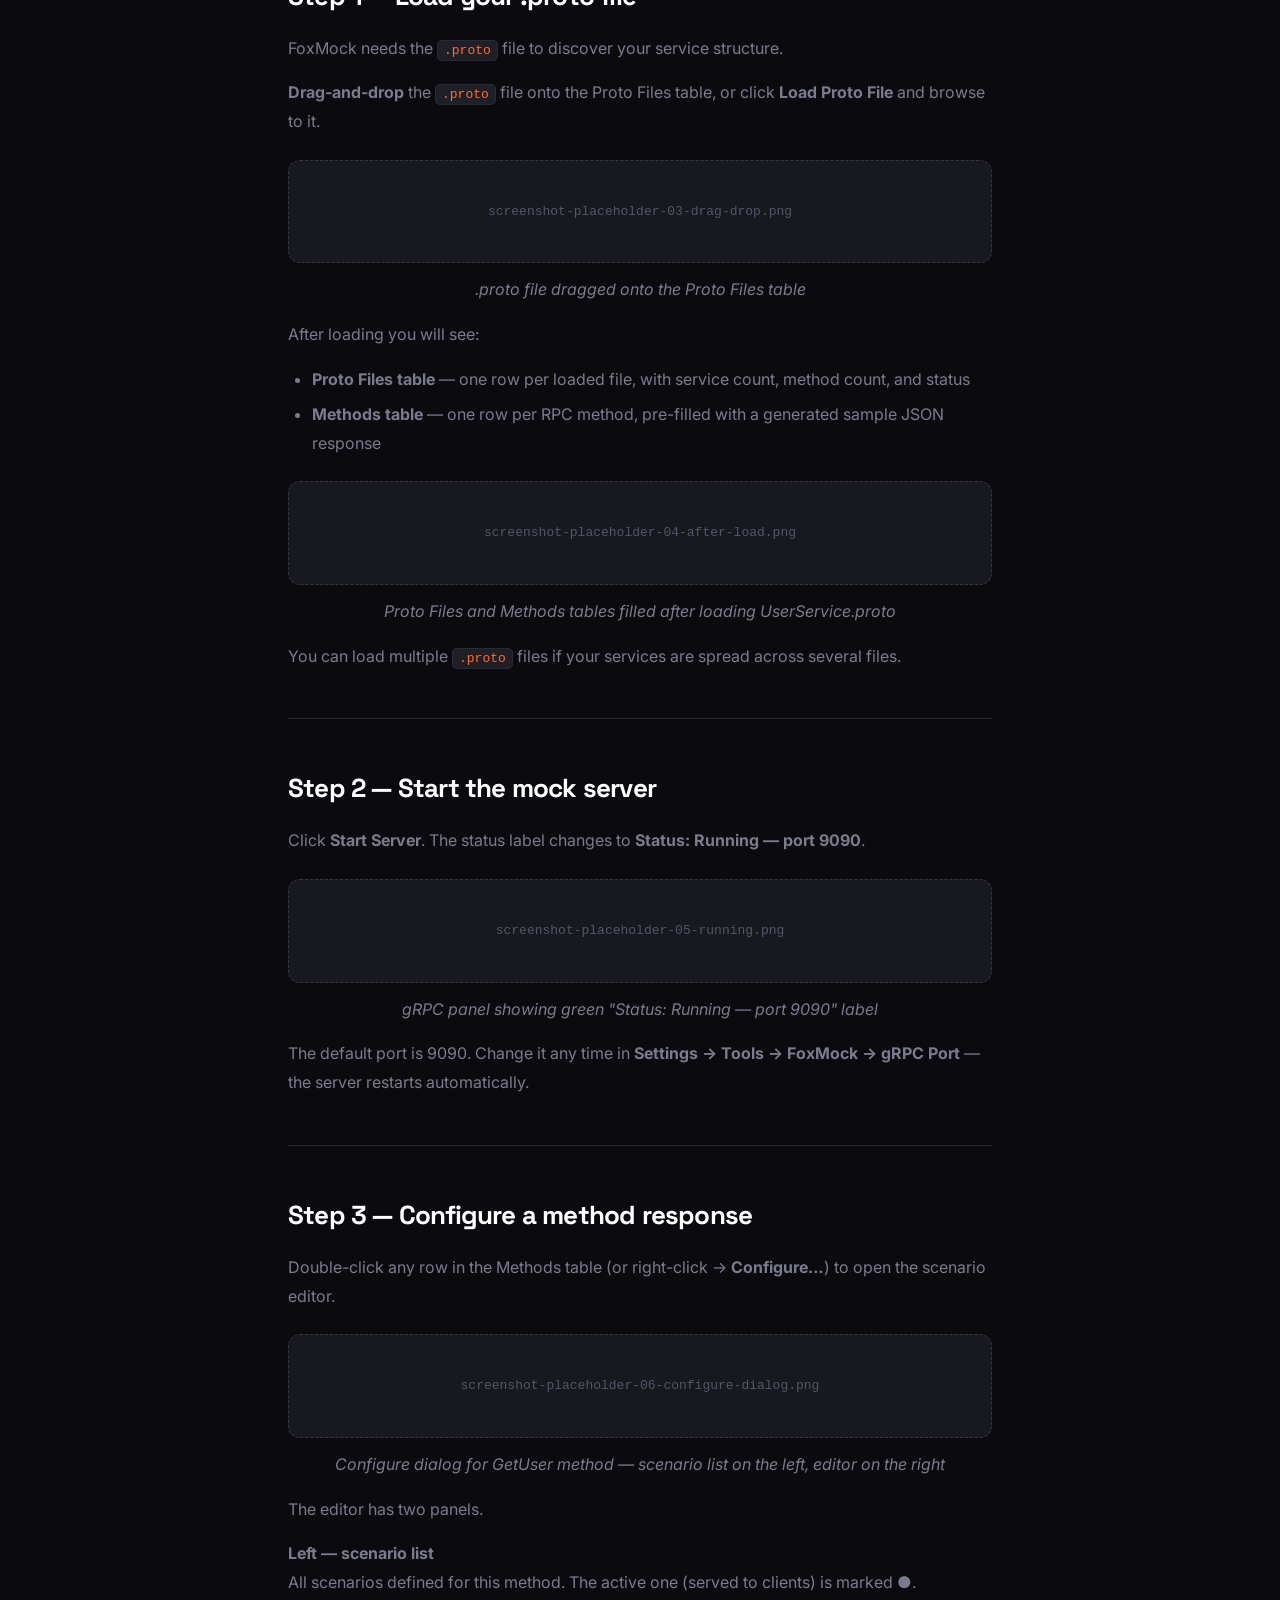
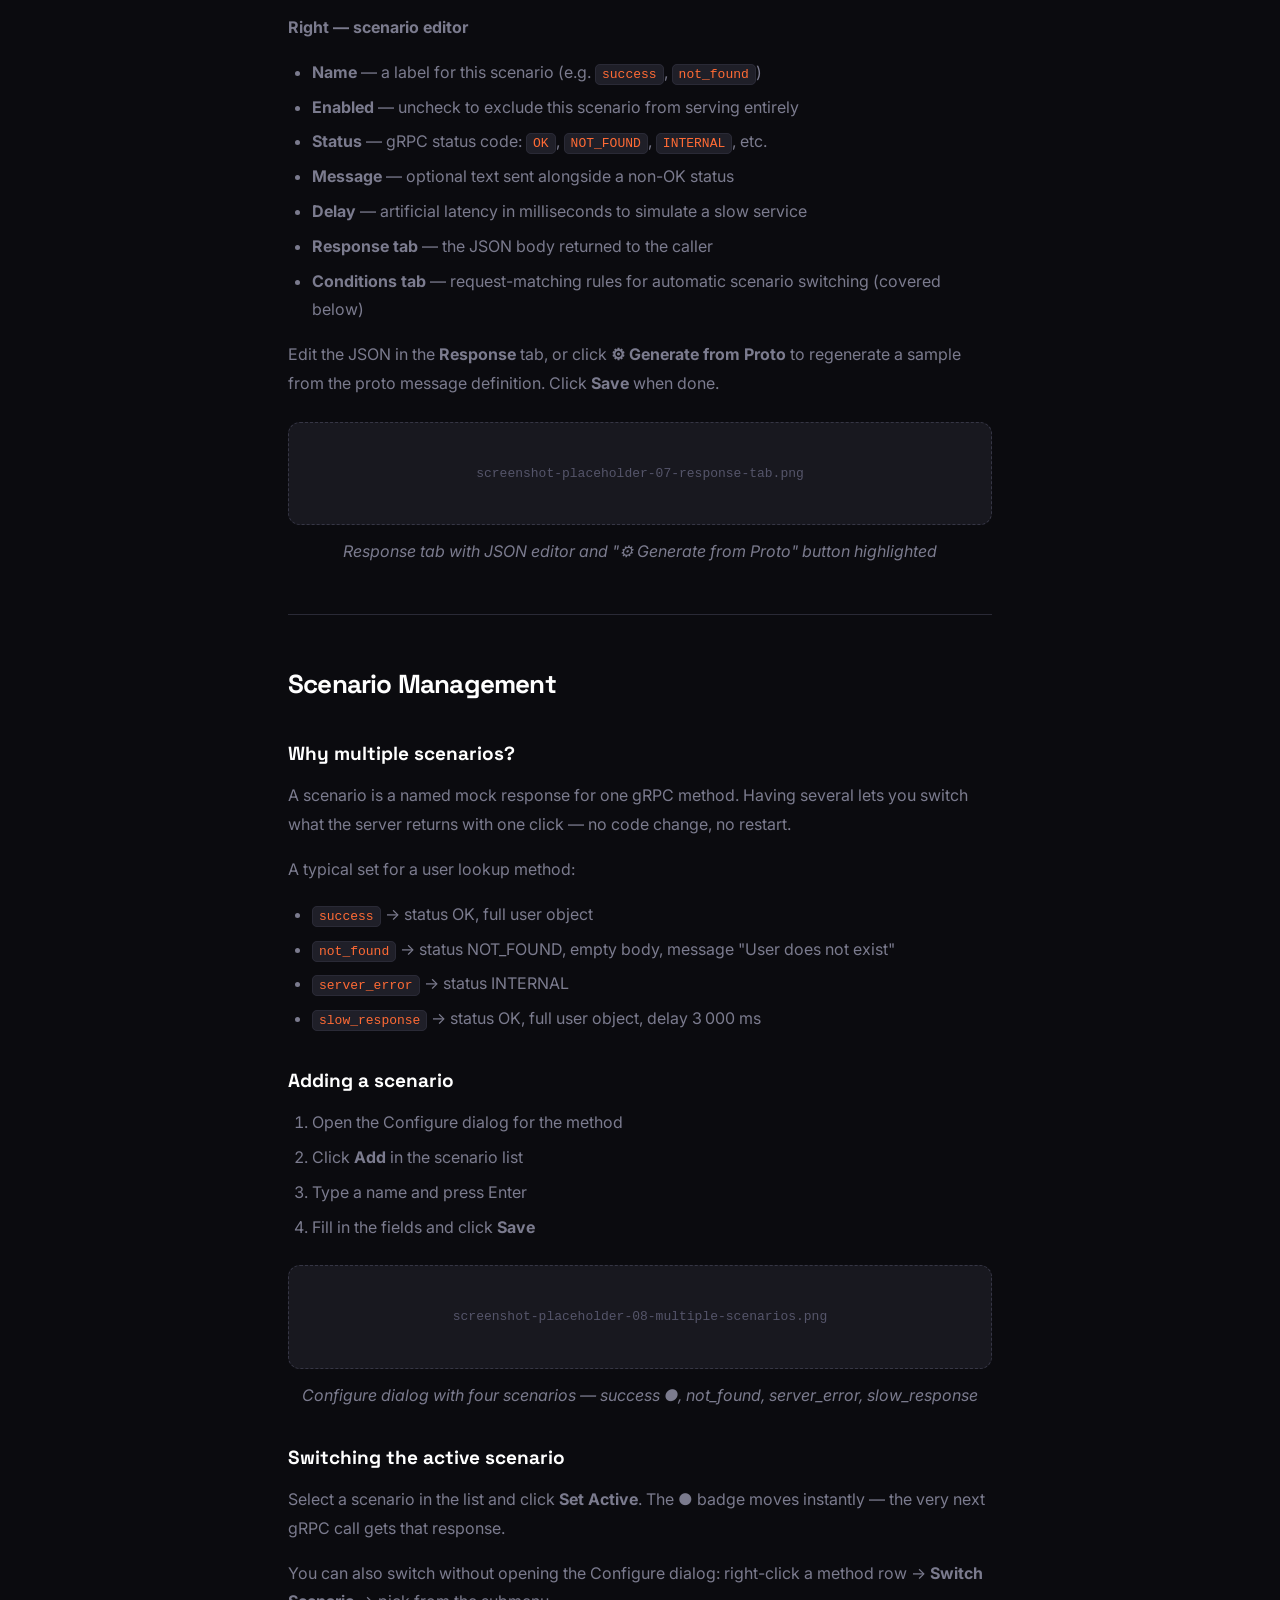
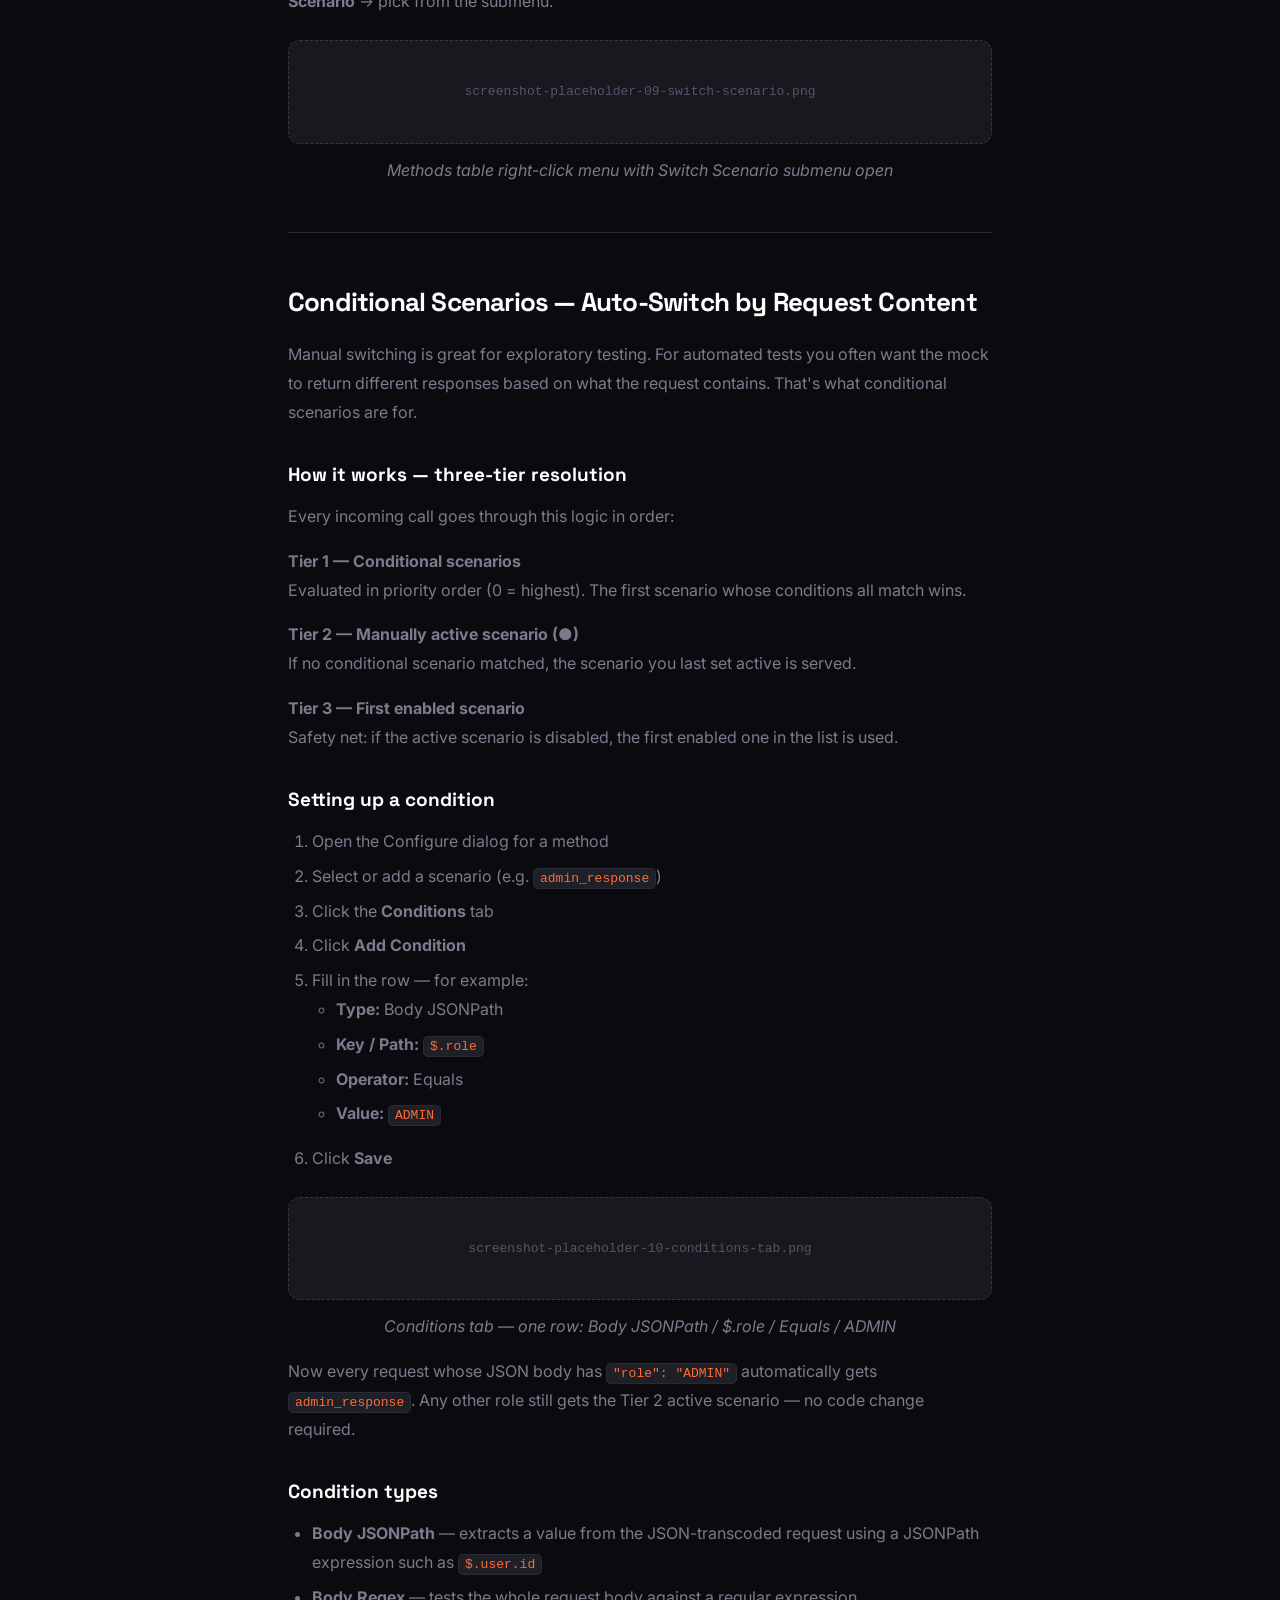
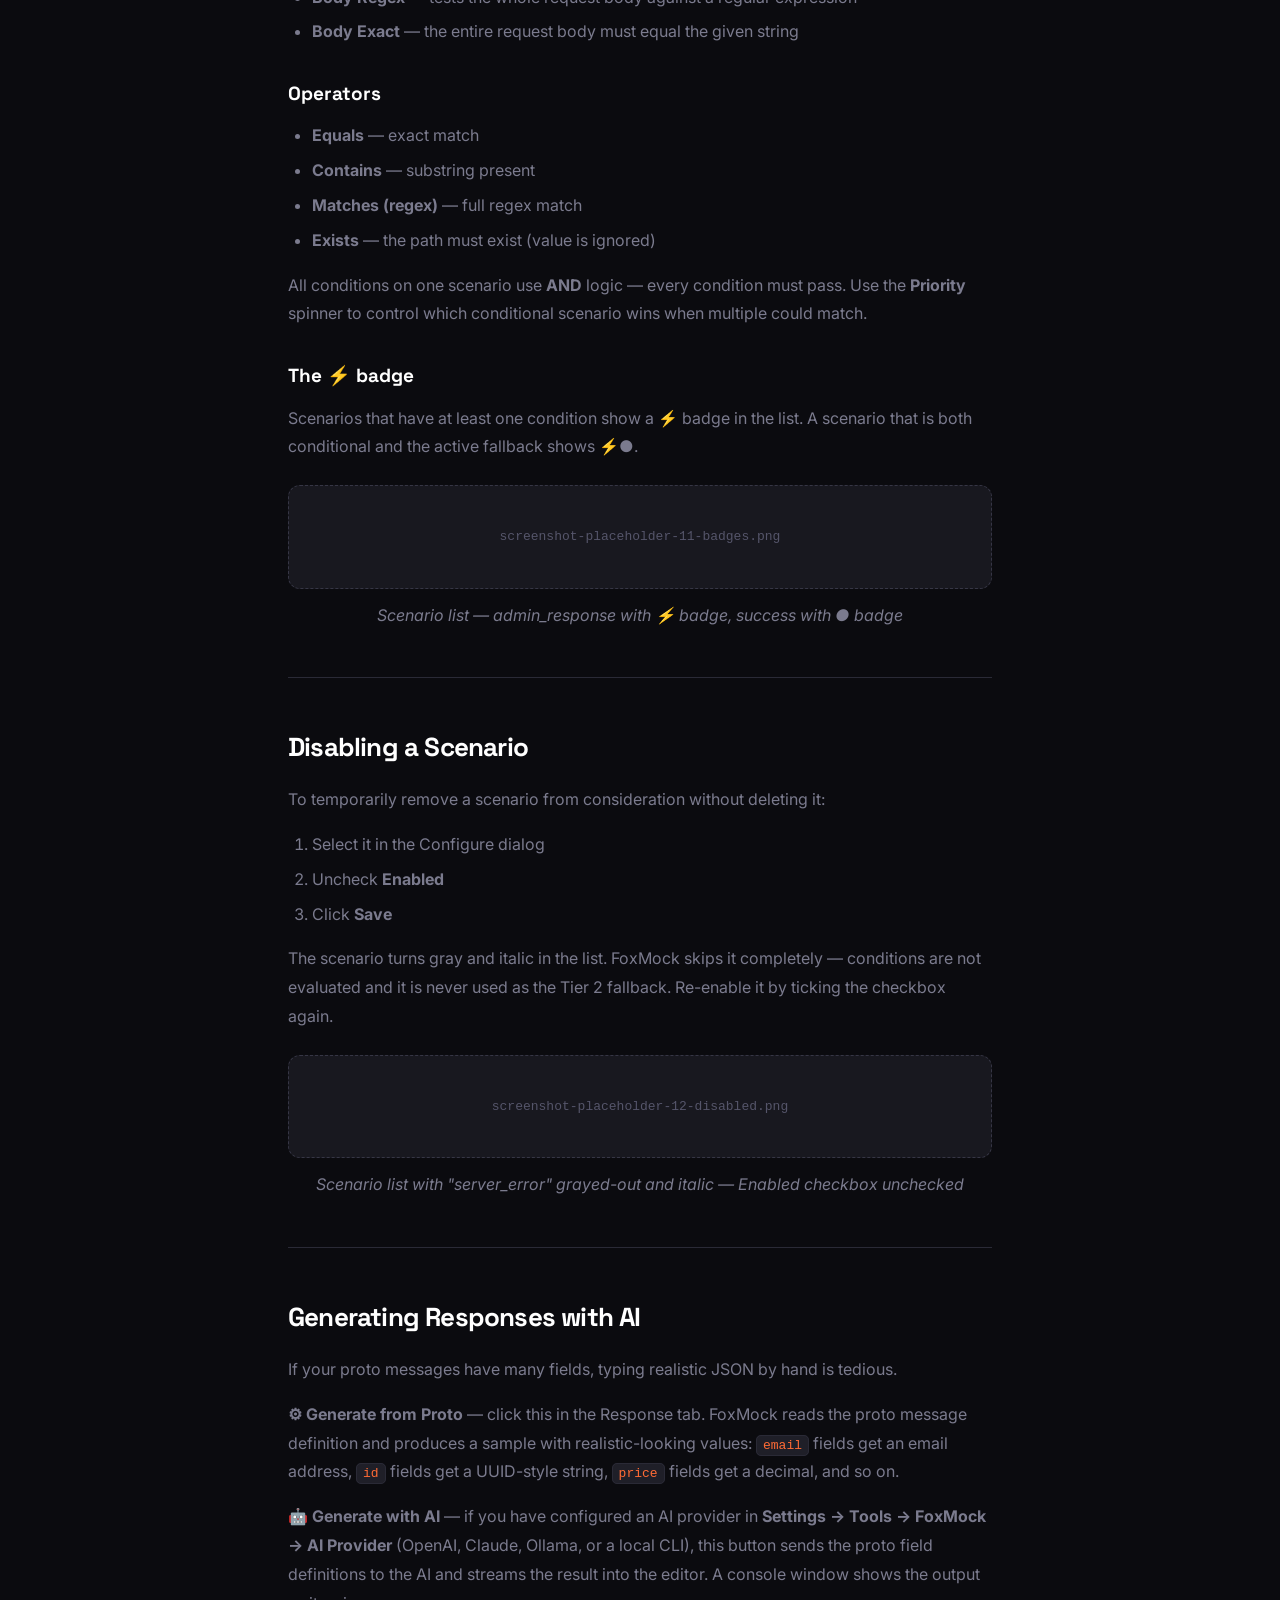
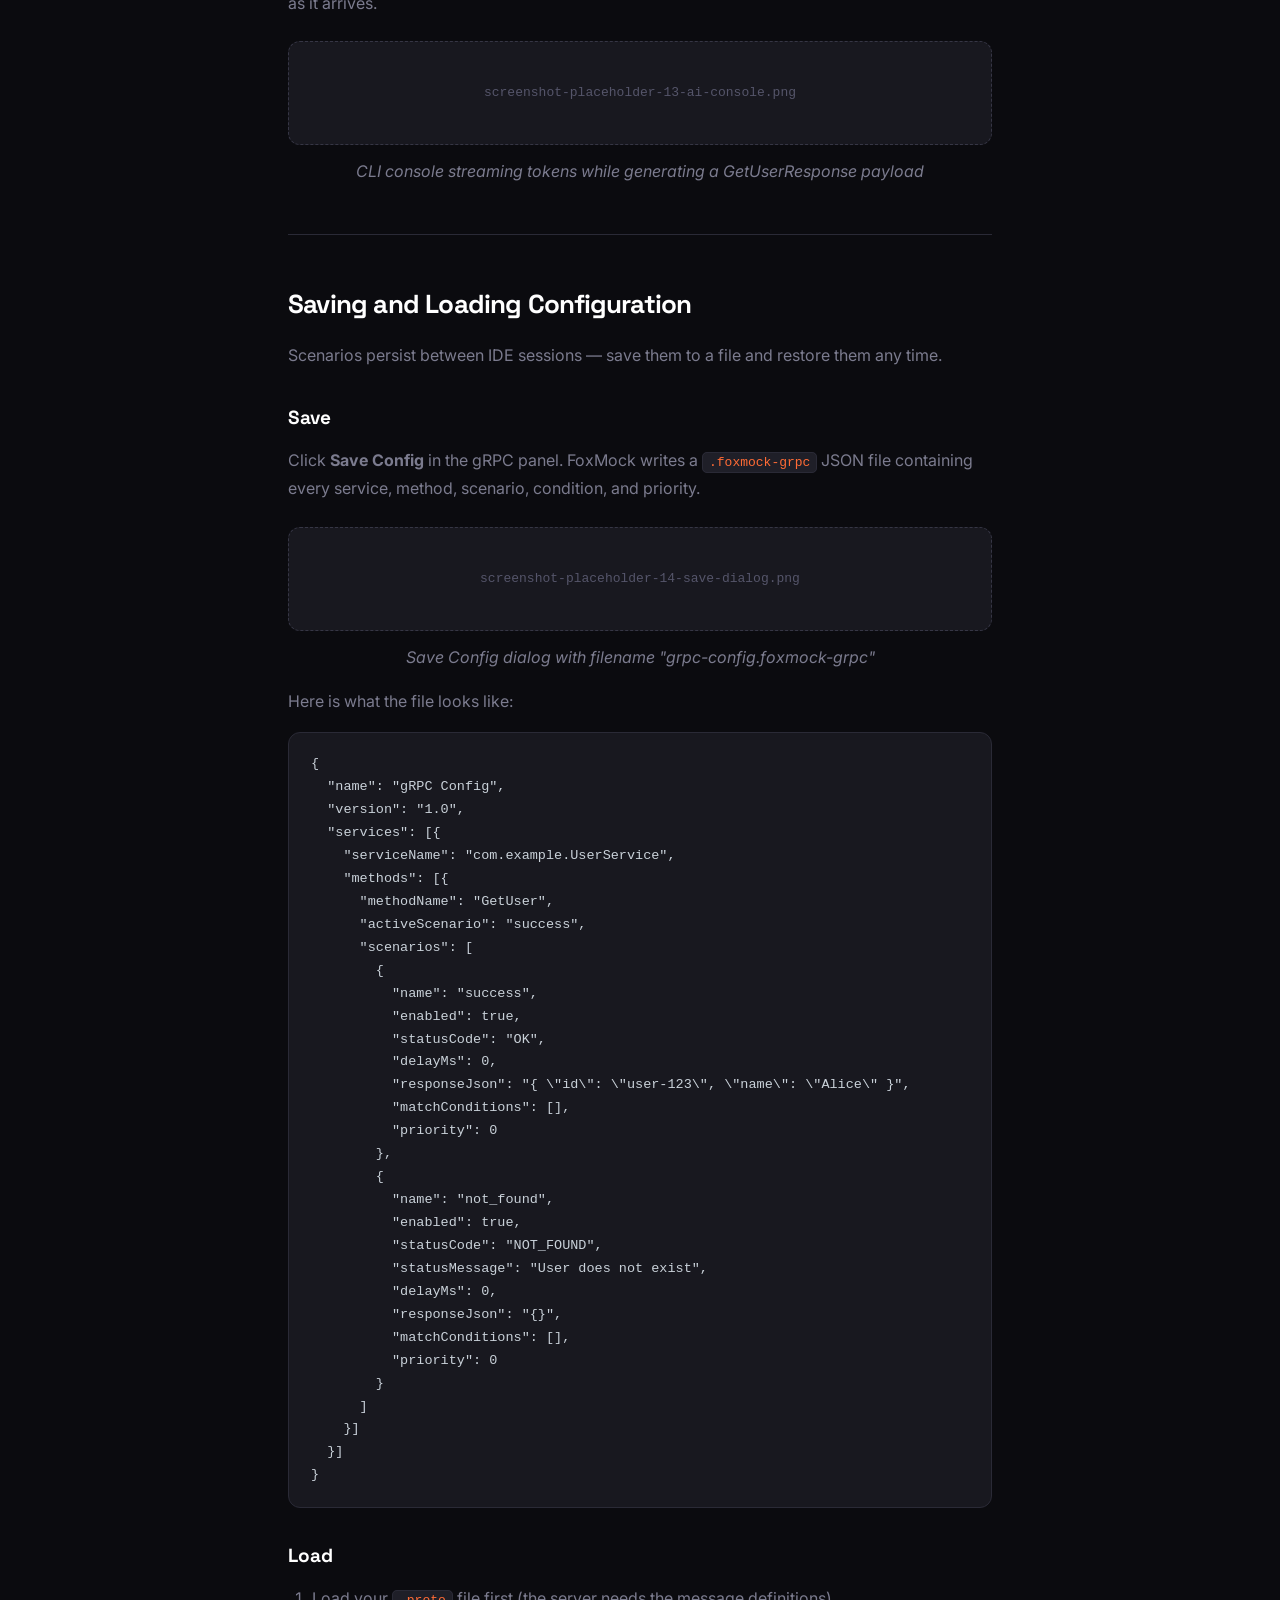
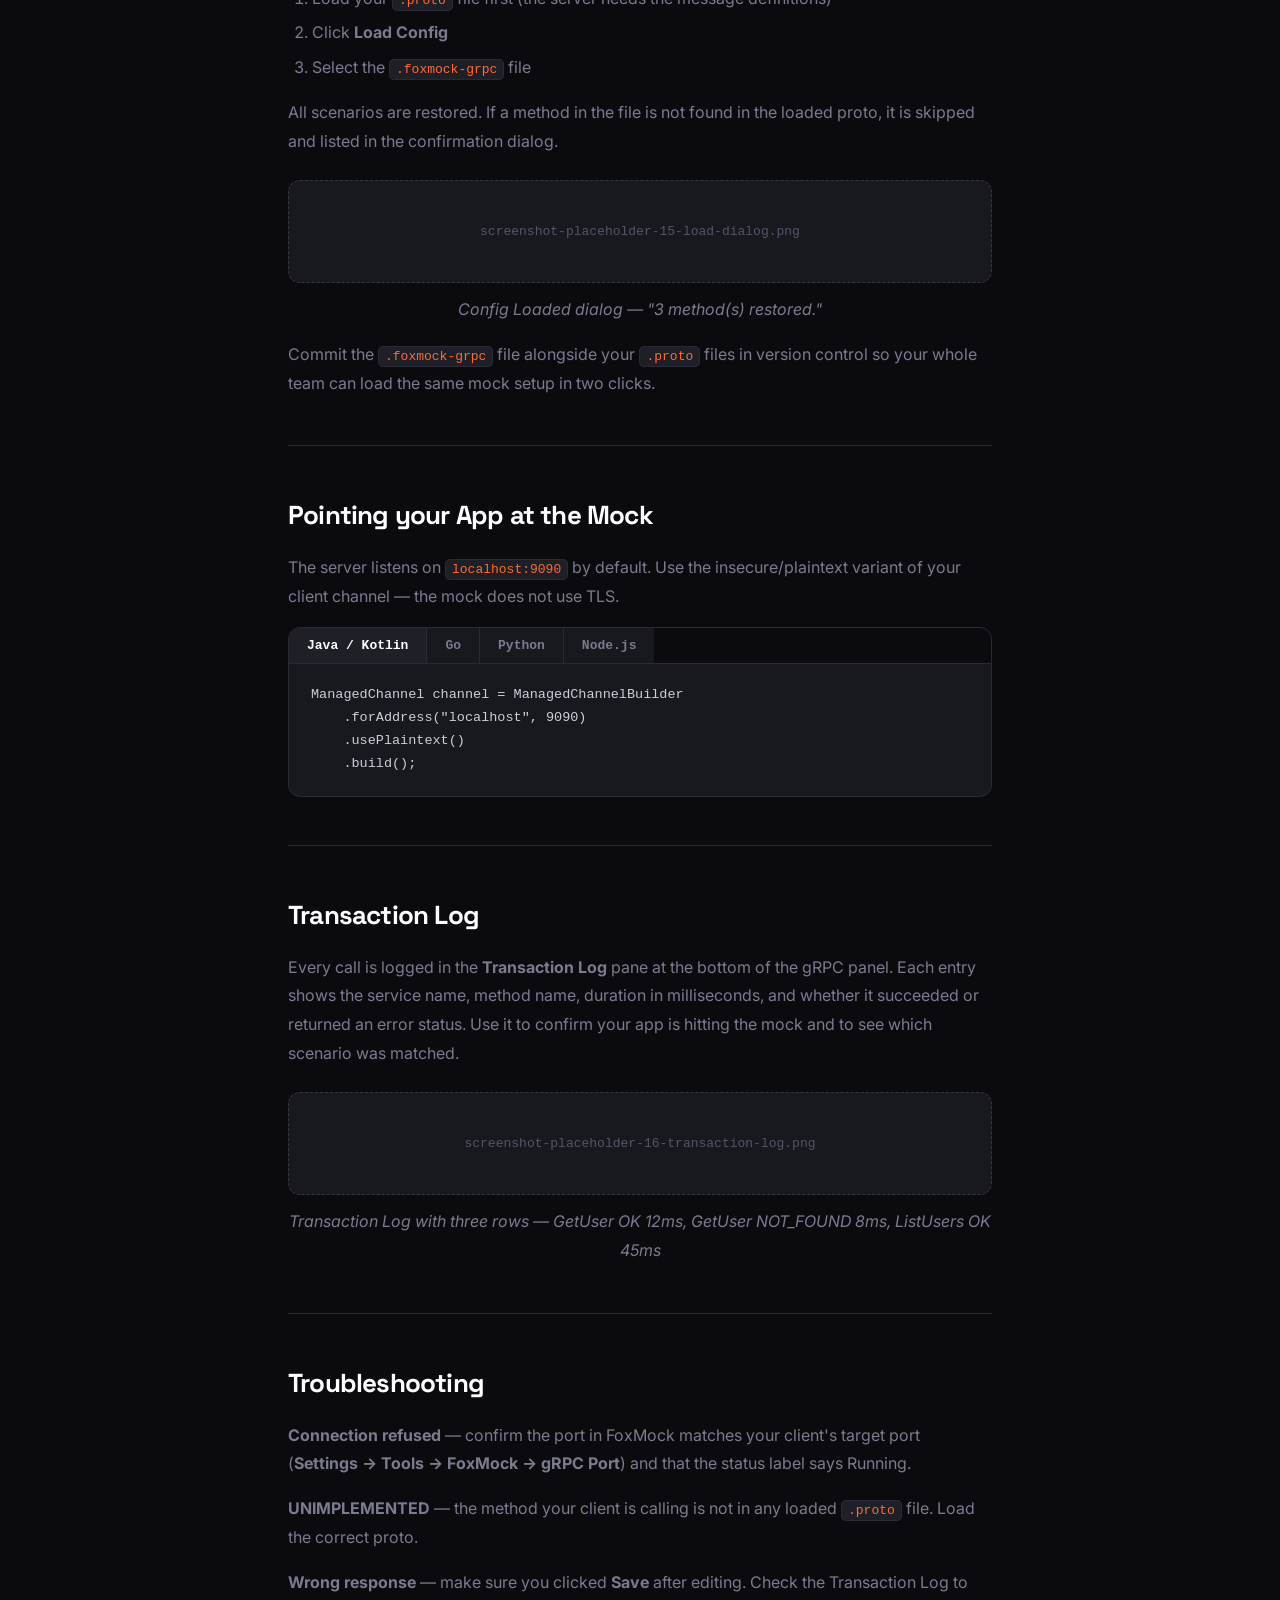
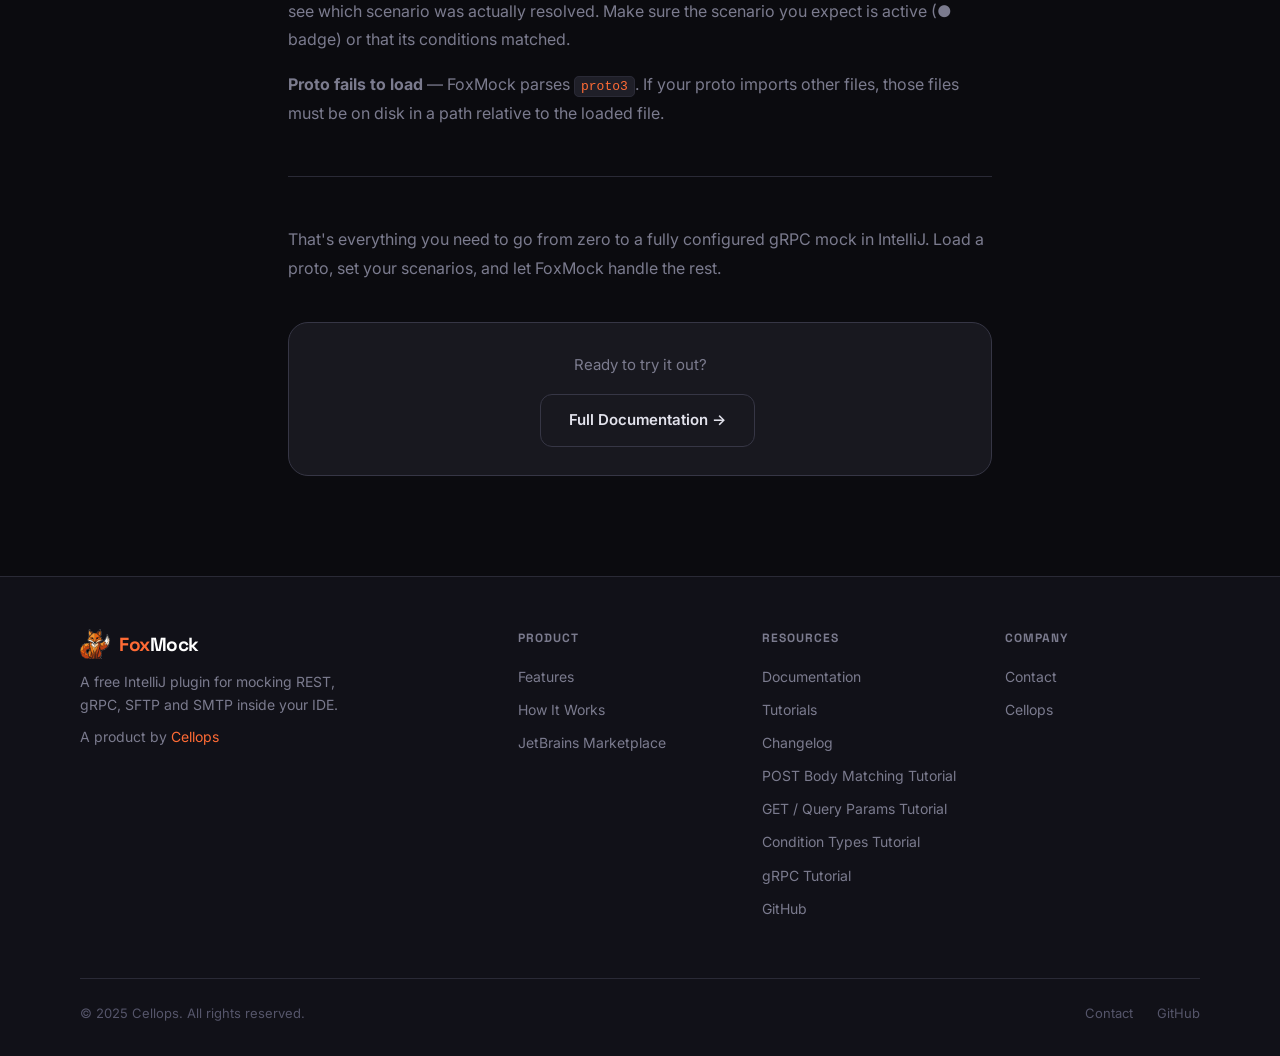
<file: docs/tutorial-grpc.html>
<!DOCTYPE html>
<html lang="en">
<head>
  <meta charset="UTF-8" />
  <meta name="viewport" content="width=device-width, initial-scale=1.0" />
  <title>How to Mock gRPC Services in IntelliJ Without Spinning Up a Server — FoxMock</title>
  <meta name="description" content="Step-by-step guide to using FoxMock — a free IntelliJ plugin — to mock gRPC services with multiple scenarios, conditional switching, and zero extra processes." />
  <link rel="preconnect" href="https://fonts.googleapis.com" />
  <link rel="preconnect" href="https://fonts.gstatic.com" crossorigin />
  <link href="https://fonts.googleapis.com/css2?family=Inter:ital,opsz,wght@0,14..32,400;0,14..32,500;0,14..32,600;0,14..32,700;0,14..32,800&family=Space+Grotesk:wght@500;600;700&display=swap" rel="stylesheet" />
  <!-- Canonical -->
  <link rel="canonical" href="https://fox-mock.com/tutorial-grpc.html" />

  <!-- Open Graph -->
  <meta property="og:type" content="article" />
  <meta property="og:site_name" content="FoxMock" />
  <meta property="og:title" content="How to Mock gRPC Services in IntelliJ Without Spinning Up a Server — FoxMock" />
  <meta property="og:description" content="Step-by-step guide to using FoxMock — a free IntelliJ plugin — to mock gRPC services with multiple scenarios, conditional switching, and zero extra processes." />
  <meta property="og:url" content="https://fox-mock.com/tutorial-grpc.html" />
  <meta property="og:image" content="https://fox-mock.com/og-image.png" />
  <meta property="og:image:width" content="1200" />
  <meta property="og:image:height" content="630" />
  <meta property="og:image:alt" content="How to Mock gRPC Services in IntelliJ — FoxMock Tutorial" />

  <!-- Twitter Card -->
  <meta name="twitter:card" content="summary_large_image" />
  <meta name="twitter:title" content="How to Mock gRPC Services in IntelliJ Without Spinning Up a Server" />
  <meta name="twitter:description" content="Step-by-step: use FoxMock to mock gRPC with multiple scenarios, conditional switching, and zero extra processes." />
  <meta name="twitter:image" content="https://fox-mock.com/og-image.png" />

  <!-- Extra SEO -->
  <meta name="robots" content="index, follow" />
  <meta name="author" content="Cellops" />
  <meta name="theme-color" content="#0B0B0F" />

  <!-- JSON-LD: TechArticle + BreadcrumbList -->
  <script type="application/ld+json">
  {
    "@context": "https://schema.org",
    "@type": "TechArticle",
    "headline": "How to Mock gRPC Services in IntelliJ Without Spinning Up a Server",
    "description": "Step-by-step guide to using FoxMock to mock gRPC services with scenarios, conditional switching, and zero extra processes.",
    "url": "https://fox-mock.com/tutorial-grpc.html",
    "author": { "@type": "Organization", "name": "Cellops", "url": "https://cellops.com" },
    "publisher": { "@type": "Organization", "name": "Cellops", "url": "https://cellops.com" },
    "breadcrumb": {
      "@type": "BreadcrumbList",
      "itemListElement": [
        { "@type": "ListItem", "position": 1, "name": "Home", "item": "https://fox-mock.com/" },
        { "@type": "ListItem", "position": 2, "name": "Tutorial", "item": "https://fox-mock.com/tutorial-grpc.html" }
      ]
    }
  }
  </script>

  <link rel="stylesheet" href="style.css" />
  <script src="https://plugins.jetbrains.com/assets/scripts/mp-widget.js"></script>
</head>

<body>

<!-- NAVIGATION -->
<nav>
  <div class="nav-inner">
    <a href="index.html" class="logo">
      <img src="foxmock-logo.svg" alt="FoxMock" class="logo-icon" />
      <span class="logo-wordmark"><span class="logo-fox">Fox</span><span class="logo-mock">Mock</span></span>
    </a>
    <div class="nav-links">
      <a href="index.html#features">Features</a>
      <a href="index.html#how-it-works">How It Works</a>
      <a href="docs.html">Docs</a>
      <a href="tutorials.html">Tutorials</a>
      <div class="nav-sep"></div>
      <a href="https://github.com/YOUR_GITHUB/foxmock" target="_blank">GitHub</a>
      <a href="https://plugins.jetbrains.com/plugin/31488" target="_blank" class="btn-nav">Install Free</a>
    </div>
    <button class="nav-mobile-btn" id="nav-mobile-btn" aria-label="Open menu" aria-expanded="false">
      <span class="hamburger-line"></span>
      <span class="hamburger-line"></span>
      <span class="hamburger-line"></span>
    </button>
  </div>
  <div class="nav-mobile-menu" id="nav-mobile-menu">
    <a href="index.html#features">Features</a>
    <a href="index.html#how-it-works">How It Works</a>
    <a href="docs.html">Docs</a>
    <a href="tutorials.html">Tutorials</a>
    <a href="https://github.com/YOUR_GITHUB/foxmock" target="_blank">GitHub</a>
    <a href="https://plugins.jetbrains.com/plugin/31488" target="_blank" class="btn-mobile-install">Install Free</a>
  </div>
</nav>

<!-- ARTICLE -->
<article class="article-wrap">

  <div class="article-meta">
    <span class="article-tag">Tutorial</span>
    <span class="article-tag" style="color:#6AC2FF;background:rgba(100,194,255,0.08);border-color:rgba(100,194,255,0.3);">gRPC</span>
    <span class="article-tag" style="color:#7EE8A2;background:rgba(126,232,162,0.08);border-color:rgba(126,232,162,0.3);">IntelliJ</span>
    <span class="article-date">May 2025 · 10 min read</span>
  </div>

  <h1>How to Mock gRPC Services in IntelliJ Without Spinning Up a Server</h1>

  <p class="article-intro">
    Testing a feature that depends on a gRPC service you don't own is painful. You either call the real
    service (needs VPN, can't simulate errors), write a hand-rolled stub (boilerplate per method), or run
    a Docker container just to get a fake response.<br/><br/>
    <strong>FoxMock</strong> is a free IntelliJ IDEA plugin that runs a real gRPC mock server
    <em>inside the IDE</em> — no extra processes, no config files, no containers. Load your
    <code>.proto</code> file, set a JSON response for each method, and your app talks to the mock as if
    it were the real service.
  </p>

  <hr/>

  <!-- INSTALLATION -->
  <h2>Installation</h2>

  <ol>
    <li>Open <strong>IntelliJ IDEA</strong></li>
    <li>Go to <strong>File → Settings → Plugins</strong> (macOS: <strong>IntelliJ IDEA → Settings → Plugins</strong>)</li>
    <li>Open the <strong>Marketplace</strong> tab and search for <strong>FoxMock</strong></li>
    <li>Click <strong>Install</strong>, then restart the IDE</li>
  </ol>

  <div class="img-placeholder">screenshot-placeholder-01-marketplace.png</div>
  <p class="img-caption">Plugin Marketplace — FoxMock search result with Install button</p>

  <p>Or install directly from the JetBrains Marketplace:</p>
  <div style="margin:20px 0;">
    <div id="tutorial-install-widget"></div>
  </div>

  <hr/>

  <!-- OPENING THE GRPC PANEL -->
  <h2>Opening the gRPC Panel</h2>

  <p>After the IDE restarts, click the <strong>FoxMock</strong> tab in the bottom tool window (or <strong>View → Tool Windows → FoxMock</strong>) and select the <strong>gRPC</strong> tab.</p>

  <div class="img-placeholder">screenshot-placeholder-02-grpc-panel.png</div>
  <p class="img-caption">FoxMock tool window open on the gRPC tab — empty Proto Files and Methods tables</p>

  <hr/>

  <!-- STEP 1 -->
  <h2>Step 1 — Load your .proto file</h2>

  <p>FoxMock needs the <code>.proto</code> file to discover your service structure.</p>

  <p><strong>Drag-and-drop</strong> the <code>.proto</code> file onto the Proto Files table, or click <strong>Load Proto File</strong> and browse to it.</p>

  <div class="img-placeholder">screenshot-placeholder-03-drag-drop.png</div>
  <p class="img-caption">.proto file dragged onto the Proto Files table</p>

  <p>After loading you will see:</p>
  <ul>
    <li><strong>Proto Files table</strong> — one row per loaded file, with service count, method count, and status</li>
    <li><strong>Methods table</strong> — one row per RPC method, pre-filled with a generated sample JSON response</li>
  </ul>

  <div class="img-placeholder">screenshot-placeholder-04-after-load.png</div>
  <p class="img-caption">Proto Files and Methods tables filled after loading UserService.proto</p>

  <p>You can load multiple <code>.proto</code> files if your services are spread across several files.</p>

  <hr/>

  <!-- STEP 2 -->
  <h2>Step 2 — Start the mock server</h2>

  <p>Click <strong>Start Server</strong>. The status label changes to <strong>Status: Running — port 9090</strong>.</p>

  <div class="img-placeholder">screenshot-placeholder-05-running.png</div>
  <p class="img-caption">gRPC panel showing green "Status: Running — port 9090" label</p>

  <p>The default port is 9090. Change it any time in <strong>Settings → Tools → FoxMock → gRPC Port</strong> — the server restarts automatically.</p>

  <hr/>

  <!-- STEP 3 -->
  <h2>Step 3 — Configure a method response</h2>

  <p>Double-click any row in the Methods table (or right-click → <strong>Configure…</strong>) to open the scenario editor.</p>

  <div class="img-placeholder">screenshot-placeholder-06-configure-dialog.png</div>
  <p class="img-caption">Configure dialog for GetUser method — scenario list on the left, editor on the right</p>

  <p>The editor has two panels.</p>

  <p><strong>Left — scenario list</strong><br/>
  All scenarios defined for this method. The active one (served to clients) is marked <strong>●</strong>.</p>

  <p><strong>Right — scenario editor</strong></p>
  <ul>
    <li><strong>Name</strong> — a label for this scenario (e.g. <code>success</code>, <code>not_found</code>)</li>
    <li><strong>Enabled</strong> — uncheck to exclude this scenario from serving entirely</li>
    <li><strong>Status</strong> — gRPC status code: <code>OK</code>, <code>NOT_FOUND</code>, <code>INTERNAL</code>, etc.</li>
    <li><strong>Message</strong> — optional text sent alongside a non-OK status</li>
    <li><strong>Delay</strong> — artificial latency in milliseconds to simulate a slow service</li>
    <li><strong>Response tab</strong> — the JSON body returned to the caller</li>
    <li><strong>Conditions tab</strong> — request-matching rules for automatic scenario switching (covered below)</li>
  </ul>

  <p>Edit the JSON in the <strong>Response</strong> tab, or click <strong>⚙ Generate from Proto</strong> to regenerate a sample from the proto message definition. Click <strong>Save</strong> when done.</p>

  <div class="img-placeholder">screenshot-placeholder-07-response-tab.png</div>
  <p class="img-caption">Response tab with JSON editor and "⚙ Generate from Proto" button highlighted</p>

  <hr/>

  <!-- SCENARIO MANAGEMENT -->
  <h2>Scenario Management</h2>

  <h3>Why multiple scenarios?</h3>

  <p>A scenario is a named mock response for one gRPC method. Having several lets you switch what the server returns with one click — no code change, no restart.</p>

  <p>A typical set for a user lookup method:</p>
  <ul>
    <li><code>success</code> → status OK, full user object</li>
    <li><code>not_found</code> → status NOT_FOUND, empty body, message "User does not exist"</li>
    <li><code>server_error</code> → status INTERNAL</li>
    <li><code>slow_response</code> → status OK, full user object, delay 3&thinsp;000 ms</li>
  </ul>

  <h3>Adding a scenario</h3>
  <ol>
    <li>Open the Configure dialog for the method</li>
    <li>Click <strong>Add</strong> in the scenario list</li>
    <li>Type a name and press Enter</li>
    <li>Fill in the fields and click <strong>Save</strong></li>
  </ol>

  <div class="img-placeholder">screenshot-placeholder-08-multiple-scenarios.png</div>
  <p class="img-caption">Configure dialog with four scenarios — success ●, not_found, server_error, slow_response</p>

  <h3>Switching the active scenario</h3>

  <p>Select a scenario in the list and click <strong>Set Active</strong>. The <strong>●</strong> badge moves instantly — the very next gRPC call gets that response.</p>

  <p>You can also switch without opening the Configure dialog: right-click a method row → <strong>Switch Scenario</strong> → pick from the submenu.</p>

  <div class="img-placeholder">screenshot-placeholder-09-switch-scenario.png</div>
  <p class="img-caption">Methods table right-click menu with Switch Scenario submenu open</p>

  <hr/>

  <!-- CONDITIONAL SCENARIOS -->
  <h2>Conditional Scenarios — Auto-Switch by Request Content</h2>

  <p>Manual switching is great for exploratory testing. For automated tests you often want the mock to return different responses based on what the request contains. That's what conditional scenarios are for.</p>

  <h3>How it works — three-tier resolution</h3>

  <p>Every incoming call goes through this logic in order:</p>

  <p><strong>Tier 1 — Conditional scenarios</strong><br/>
  Evaluated in priority order (0 = highest). The first scenario whose conditions all match wins.</p>

  <p><strong>Tier 2 — Manually active scenario (●)</strong><br/>
  If no conditional scenario matched, the scenario you last set active is served.</p>

  <p><strong>Tier 3 — First enabled scenario</strong><br/>
  Safety net: if the active scenario is disabled, the first enabled one in the list is used.</p>

  <h3>Setting up a condition</h3>
  <ol>
    <li>Open the Configure dialog for a method</li>
    <li>Select or add a scenario (e.g. <code>admin_response</code>)</li>
    <li>Click the <strong>Conditions</strong> tab</li>
    <li>Click <strong>Add Condition</strong></li>
    <li>Fill in the row — for example:
      <ul>
        <li><strong>Type:</strong> Body JSONPath</li>
        <li><strong>Key / Path:</strong> <code>$.role</code></li>
        <li><strong>Operator:</strong> Equals</li>
        <li><strong>Value:</strong> <code>ADMIN</code></li>
      </ul>
    </li>
    <li>Click <strong>Save</strong></li>
  </ol>

  <div class="img-placeholder">screenshot-placeholder-10-conditions-tab.png</div>
  <p class="img-caption">Conditions tab — one row: Body JSONPath / $.role / Equals / ADMIN</p>

  <p>Now every request whose JSON body has <code>"role": "ADMIN"</code> automatically gets <code>admin_response</code>. Any other role still gets the Tier 2 active scenario — no code change required.</p>

  <h3>Condition types</h3>
  <ul>
    <li><strong>Body JSONPath</strong> — extracts a value from the JSON-transcoded request using a JSONPath expression such as <code>$.user.id</code></li>
    <li><strong>Body Regex</strong> — tests the whole request body against a regular expression</li>
    <li><strong>Body Exact</strong> — the entire request body must equal the given string</li>
  </ul>

  <h3>Operators</h3>
  <ul>
    <li><strong>Equals</strong> — exact match</li>
    <li><strong>Contains</strong> — substring present</li>
    <li><strong>Matches (regex)</strong> — full regex match</li>
    <li><strong>Exists</strong> — the path must exist (value is ignored)</li>
  </ul>

  <p>All conditions on one scenario use <strong>AND</strong> logic — every condition must pass. Use the <strong>Priority</strong> spinner to control which conditional scenario wins when multiple could match.</p>

  <h3>The ⚡ badge</h3>

  <p>Scenarios that have at least one condition show a <strong>⚡</strong> badge in the list. A scenario that is both conditional and the active fallback shows <strong>⚡●</strong>.</p>

  <div class="img-placeholder">screenshot-placeholder-11-badges.png</div>
  <p class="img-caption">Scenario list — admin_response with ⚡ badge, success with ● badge</p>

  <hr/>

  <!-- DISABLING -->
  <h2>Disabling a Scenario</h2>

  <p>To temporarily remove a scenario from consideration without deleting it:</p>
  <ol>
    <li>Select it in the Configure dialog</li>
    <li>Uncheck <strong>Enabled</strong></li>
    <li>Click <strong>Save</strong></li>
  </ol>

  <p>The scenario turns gray and italic in the list. FoxMock skips it completely — conditions are not evaluated and it is never used as the Tier 2 fallback. Re-enable it by ticking the checkbox again.</p>

  <div class="img-placeholder">screenshot-placeholder-12-disabled.png</div>
  <p class="img-caption">Scenario list with "server_error" grayed-out and italic — Enabled checkbox unchecked</p>

  <hr/>

  <!-- AI GENERATION -->
  <h2>Generating Responses with AI</h2>

  <p>If your proto messages have many fields, typing realistic JSON by hand is tedious.</p>

  <p><strong>⚙ Generate from Proto</strong> — click this in the Response tab. FoxMock reads the proto message definition and produces a sample with realistic-looking values: <code>email</code> fields get an email address, <code>id</code> fields get a UUID-style string, <code>price</code> fields get a decimal, and so on.</p>

  <p><strong>🤖 Generate with AI</strong> — if you have configured an AI provider in <strong>Settings → Tools → FoxMock → AI Provider</strong> (OpenAI, Claude, Ollama, or a local CLI), this button sends the proto field definitions to the AI and streams the result into the editor. A console window shows the output as it arrives.</p>

  <div class="img-placeholder">screenshot-placeholder-13-ai-console.png</div>
  <p class="img-caption">CLI console streaming tokens while generating a GetUserResponse payload</p>

  <hr/>

  <!-- SAVE/LOAD CONFIG -->
  <h2>Saving and Loading Configuration</h2>

  <p>Scenarios persist between IDE sessions — save them to a file and restore them any time.</p>

  <h3>Save</h3>

  <p>Click <strong>Save Config</strong> in the gRPC panel. FoxMock writes a <code>.foxmock-grpc</code> JSON file containing every service, method, scenario, condition, and priority.</p>

  <div class="img-placeholder">screenshot-placeholder-14-save-dialog.png</div>
  <p class="img-caption">Save Config dialog with filename "grpc-config.foxmock-grpc"</p>

  <p>Here is what the file looks like:</p>

<pre>{
  "name": "gRPC Config",
  "version": "1.0",
  "services": [{
    "serviceName": "com.example.UserService",
    "methods": [{
      "methodName": "GetUser",
      "activeScenario": "success",
      "scenarios": [
        {
          "name": "success",
          "enabled": true,
          "statusCode": "OK",
          "delayMs": 0,
          "responseJson": "{ \"id\": \"user-123\", \"name\": \"Alice\" }",
          "matchConditions": [],
          "priority": 0
        },
        {
          "name": "not_found",
          "enabled": true,
          "statusCode": "NOT_FOUND",
          "statusMessage": "User does not exist",
          "delayMs": 0,
          "responseJson": "{}",
          "matchConditions": [],
          "priority": 0
        }
      ]
    }]
  }]
}</pre>

  <h3>Load</h3>
  <ol>
    <li>Load your <code>.proto</code> file first (the server needs the message definitions)</li>
    <li>Click <strong>Load Config</strong></li>
    <li>Select the <code>.foxmock-grpc</code> file</li>
  </ol>

  <p>All scenarios are restored. If a method in the file is not found in the loaded proto, it is skipped and listed in the confirmation dialog.</p>

  <div class="img-placeholder">screenshot-placeholder-15-load-dialog.png</div>
  <p class="img-caption">Config Loaded dialog — "3 method(s) restored."</p>

  <p>Commit the <code>.foxmock-grpc</code> file alongside your <code>.proto</code> files in version control so your whole team can load the same mock setup in two clicks.</p>

  <hr/>

  <!-- CONNECT APP -->
  <h2>Pointing your App at the Mock</h2>

  <p>The server listens on <code>localhost:9090</code> by default. Use the insecure/plaintext variant of your client channel — the mock does not use TLS.</p>

  <div class="tabs">
    <button class="tab-btn active" onclick="switchTab(event,'t-java')">Java / Kotlin</button>
    <button class="tab-btn" onclick="switchTab(event,'t-go')">Go</button>
    <button class="tab-btn" onclick="switchTab(event,'t-python')">Python</button>
    <button class="tab-btn" onclick="switchTab(event,'t-node')">Node.js</button>
  </div>
  <div id="t-java" class="tab-panel active">
<pre>ManagedChannel channel = ManagedChannelBuilder
    .forAddress("localhost", 9090)
    .usePlaintext()
    .build();</pre>
  </div>
  <div id="t-go" class="tab-panel">
<pre>conn, _ := grpc.Dial("localhost:9090", grpc.WithInsecure())</pre>
  </div>
  <div id="t-python" class="tab-panel">
<pre>channel = grpc.insecure_channel("localhost:9090")</pre>
  </div>
  <div id="t-node" class="tab-panel">
<pre>const client = new UserServiceClient(
  "localhost:9090",
  grpc.credentials.createInsecure()
);</pre>
  </div>

  <hr/>

  <!-- TRANSACTION LOG -->
  <h2>Transaction Log</h2>

  <p>Every call is logged in the <strong>Transaction Log</strong> pane at the bottom of the gRPC panel. Each entry shows the service name, method name, duration in milliseconds, and whether it succeeded or returned an error status. Use it to confirm your app is hitting the mock and to see which scenario was matched.</p>

  <div class="img-placeholder">screenshot-placeholder-16-transaction-log.png</div>
  <p class="img-caption">Transaction Log with three rows — GetUser OK 12ms, GetUser NOT_FOUND 8ms, ListUsers OK 45ms</p>

  <hr/>

  <!-- TROUBLESHOOTING -->
  <h2>Troubleshooting</h2>

  <p><strong>Connection refused</strong> — confirm the port in FoxMock matches your client's target port (<strong>Settings → Tools → FoxMock → gRPC Port</strong>) and that the status label says Running.</p>

  <p><strong>UNIMPLEMENTED</strong> — the method your client is calling is not in any loaded <code>.proto</code> file. Load the correct proto.</p>

  <p><strong>Wrong response</strong> — make sure you clicked <strong>Save</strong> after editing. Check the Transaction Log to see which scenario was actually resolved. Make sure the scenario you expect is active (● badge) or that its conditions matched.</p>

  <p><strong>Proto fails to load</strong> — FoxMock parses <code>proto3</code>. If your proto imports other files, those files must be on disk in a path relative to the loaded file.</p>

  <hr/>

  <p>That's everything you need to go from zero to a fully configured gRPC mock in IntelliJ. Load a proto, set your scenarios, and let FoxMock handle the rest.</p>

  <div style="margin-top:40px;padding:28px;background:var(--dark-3);border:1px solid var(--border-2);border-radius:var(--radius-lg);text-align:center;">
    <p style="margin-bottom:16px;color:var(--text-muted);font-size:15px;">Ready to try it out?</p>
    <div style="display:flex;gap:14px;justify-content:center;flex-wrap:wrap;">
      <div id="article-install-widget"></div>
      <a href="docs.html" class="btn-secondary">Full Documentation →</a>
    </div>
  </div>

</article>

<!-- FOOTER -->
<footer>
  <div class="footer-grid">
    <div class="footer-brand">
      <a href="index.html" class="logo">
        <img src="foxmock-logo.svg" alt="FoxMock" class="logo-icon" />
        <span class="logo-wordmark"><span class="logo-fox">Fox</span><span class="logo-mock">Mock</span></span>
      </a>
      <p>A free IntelliJ plugin for mocking REST, gRPC, SFTP and SMTP inside your IDE.</p>
      <p style="margin-top:10px;">A product by <a href="https://cellops.com" target="_blank">Cellops</a></p>
    </div>
    <div class="footer-col">
      <h4>Product</h4>
      <a href="index.html#features">Features</a>
      <a href="index.html#how-it-works">How It Works</a>
      <a href="https://plugins.jetbrains.com/plugin/31488" target="_blank">JetBrains Marketplace</a>
    </div>
    <div class="footer-col">
      <h4>Resources</h4>
      <a href="docs.html">Documentation</a>
      <a href="tutorials.html">Tutorials</a>
      <a href="changelog.html">Changelog</a>
      <a href="tutorial-post.html">POST Body Matching Tutorial</a>
      <a href="tutorial-rest.html">GET / Query Params Tutorial</a>
      <a href="tutorial-conditions.html">Condition Types Tutorial</a>
      <a href="tutorial-grpc.html" class="active">gRPC Tutorial</a>
      <a href="https://github.com/YOUR_GITHUB/foxmock" target="_blank">GitHub</a>
    </div>
    <div class="footer-col">
      <h4>Company</h4>
      <a href="mailto:hello@fox-mock.com">Contact</a>
      <a href="https://cellops.com" target="_blank">Cellops</a>
    </div>
  </div>
  <div class="footer-bottom">
    <p>© 2025 Cellops. All rights reserved.</p>
    <div class="footer-bottom-links">
      <a href="mailto:hello@fox-mock.com">Contact</a>
      <a href="https://github.com/YOUR_GITHUB/foxmock" target="_blank">GitHub</a>
    </div>
  </div>
</footer>

<script>
  // Mobile nav toggle
  (function () {
    const btn = document.getElementById('nav-mobile-btn');
    const menu = document.getElementById('nav-mobile-menu');
    if (!btn || !menu) return;
    btn.addEventListener('click', () => {
      const open = menu.classList.toggle('open');
      btn.classList.toggle('open', open);
      btn.setAttribute('aria-expanded', open);
      btn.setAttribute('aria-label', open ? 'Close menu' : 'Open menu');
    });
    document.addEventListener('click', e => {
      if (!btn.contains(e.target) && !menu.contains(e.target)) {
        menu.classList.remove('open');
        btn.classList.remove('open');
        btn.setAttribute('aria-expanded', 'false');
        btn.setAttribute('aria-label', 'Open menu');
      }
    });
    menu.querySelectorAll('a').forEach(a => a.addEventListener('click', () => {
      menu.classList.remove('open');
      btn.classList.remove('open');
      btn.setAttribute('aria-expanded', 'false');
      btn.setAttribute('aria-label', 'Open menu');
    }));
  })();

  // JetBrains Marketplace install widgets
  MarketplaceWidget.setupMarketplaceWidget('install', 31488, '#tutorial-install-widget');
  MarketplaceWidget.setupMarketplaceWidget('install', 31488, '#article-install-widget');

  // Tab switching
  function switchTab(event, panelId) {
    document.querySelectorAll('.tab-btn').forEach(b => b.classList.remove('active'));
    document.querySelectorAll('.tab-panel').forEach(p => p.classList.remove('active'));
    event.target.classList.add('active');
    document.getElementById(panelId).classList.add('active');
  }
</script>

</body>
</html>
</file>
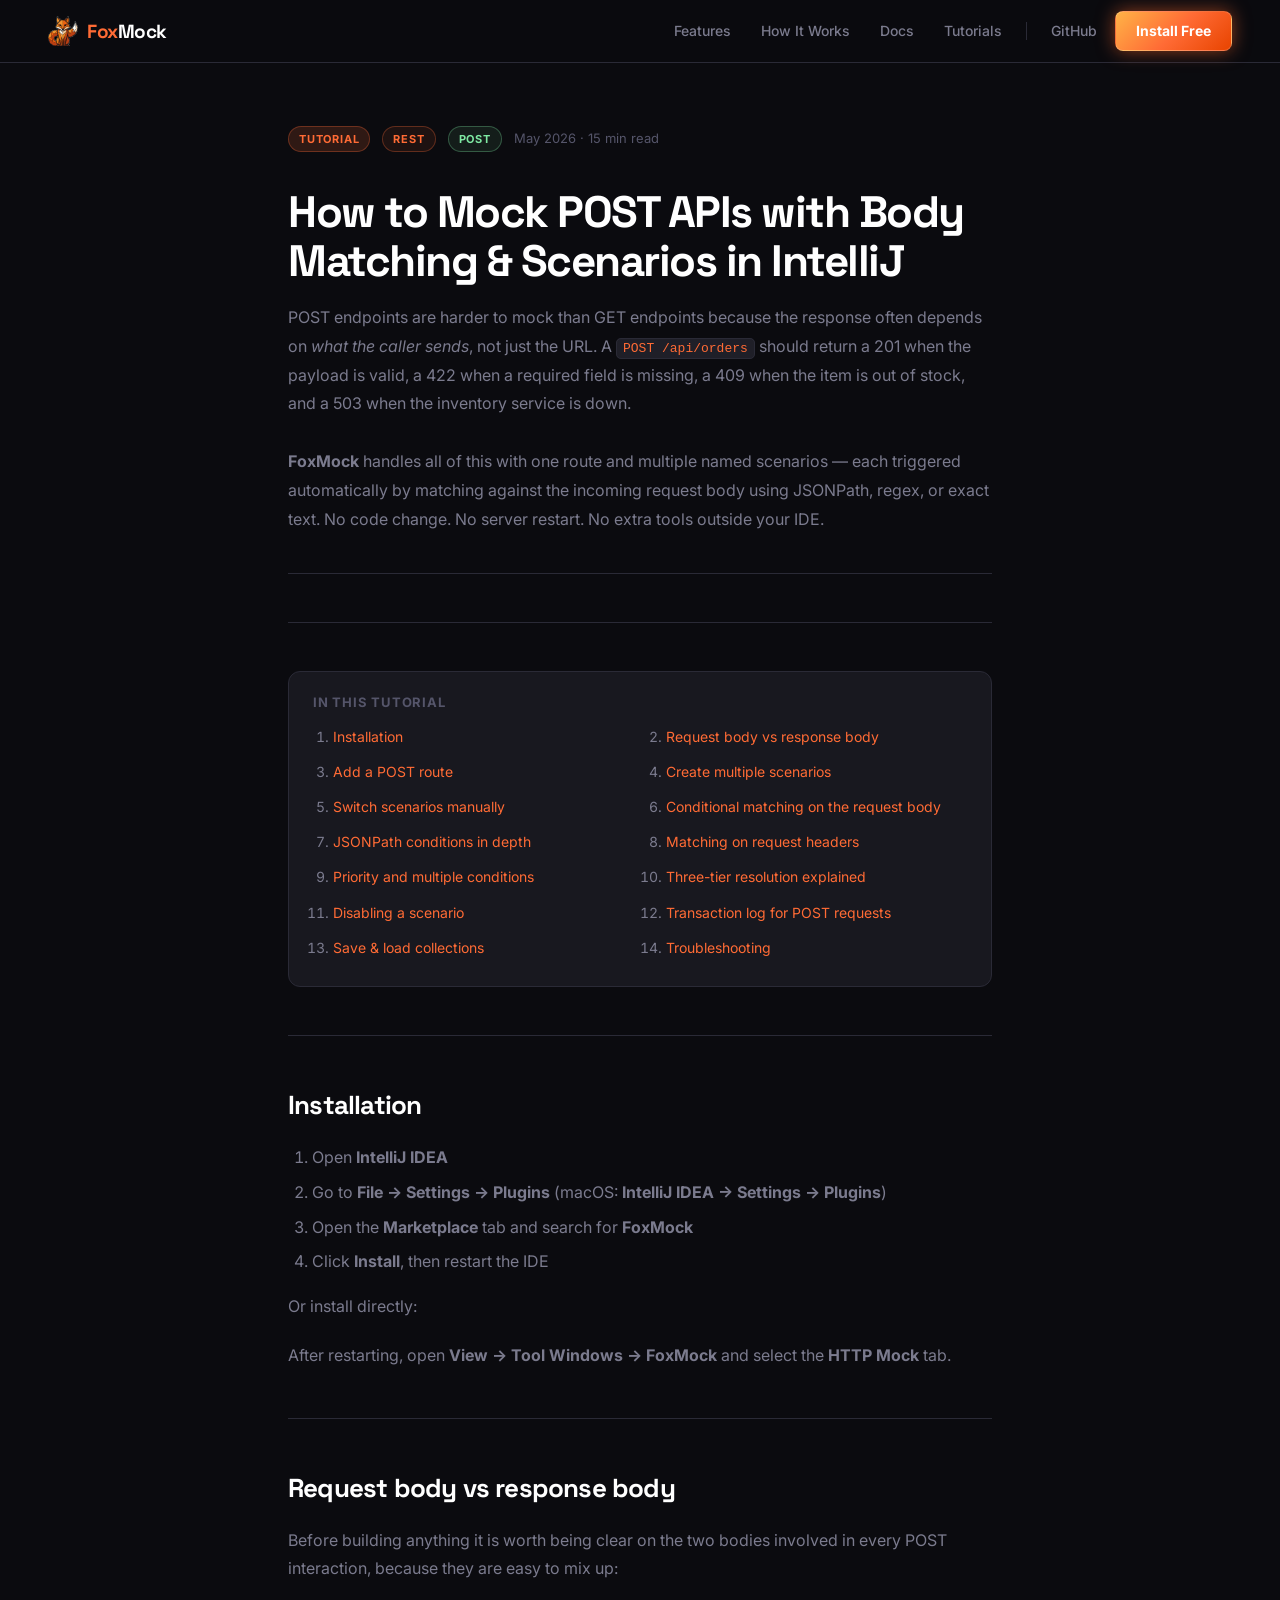
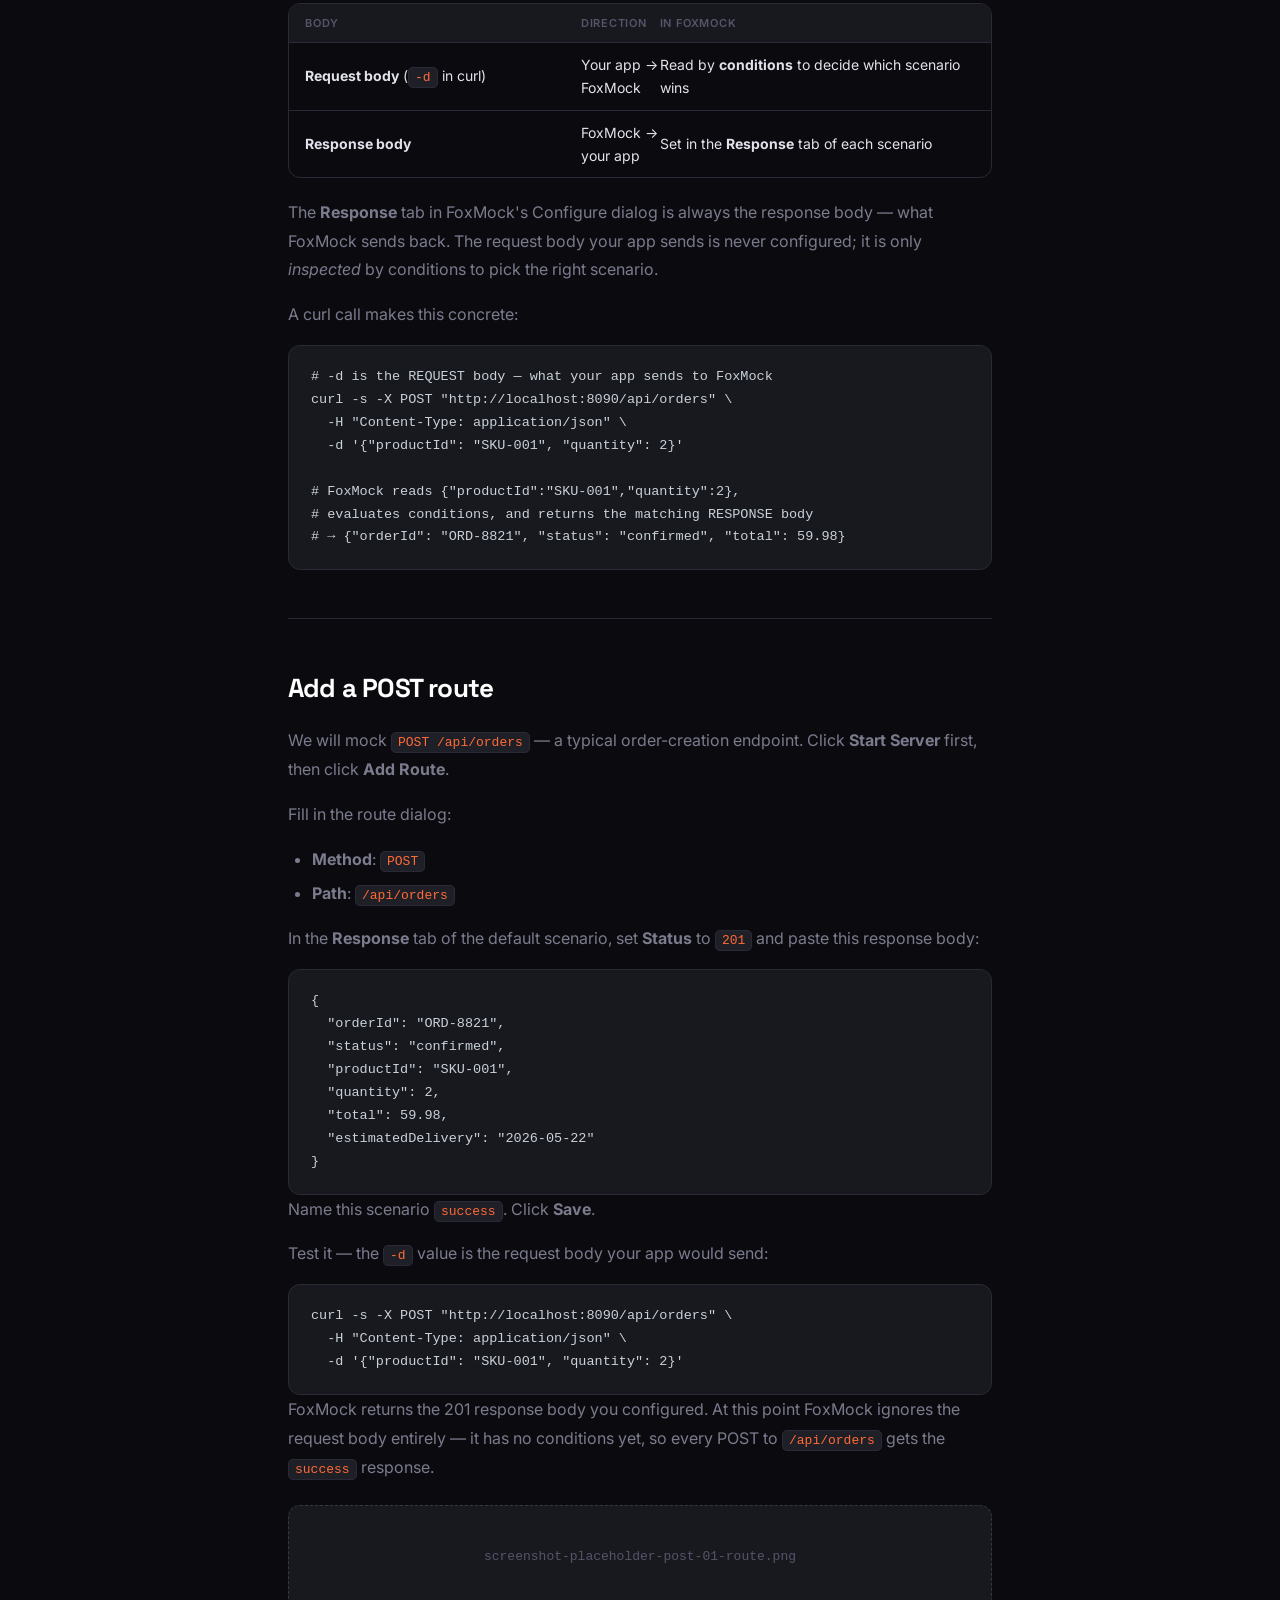
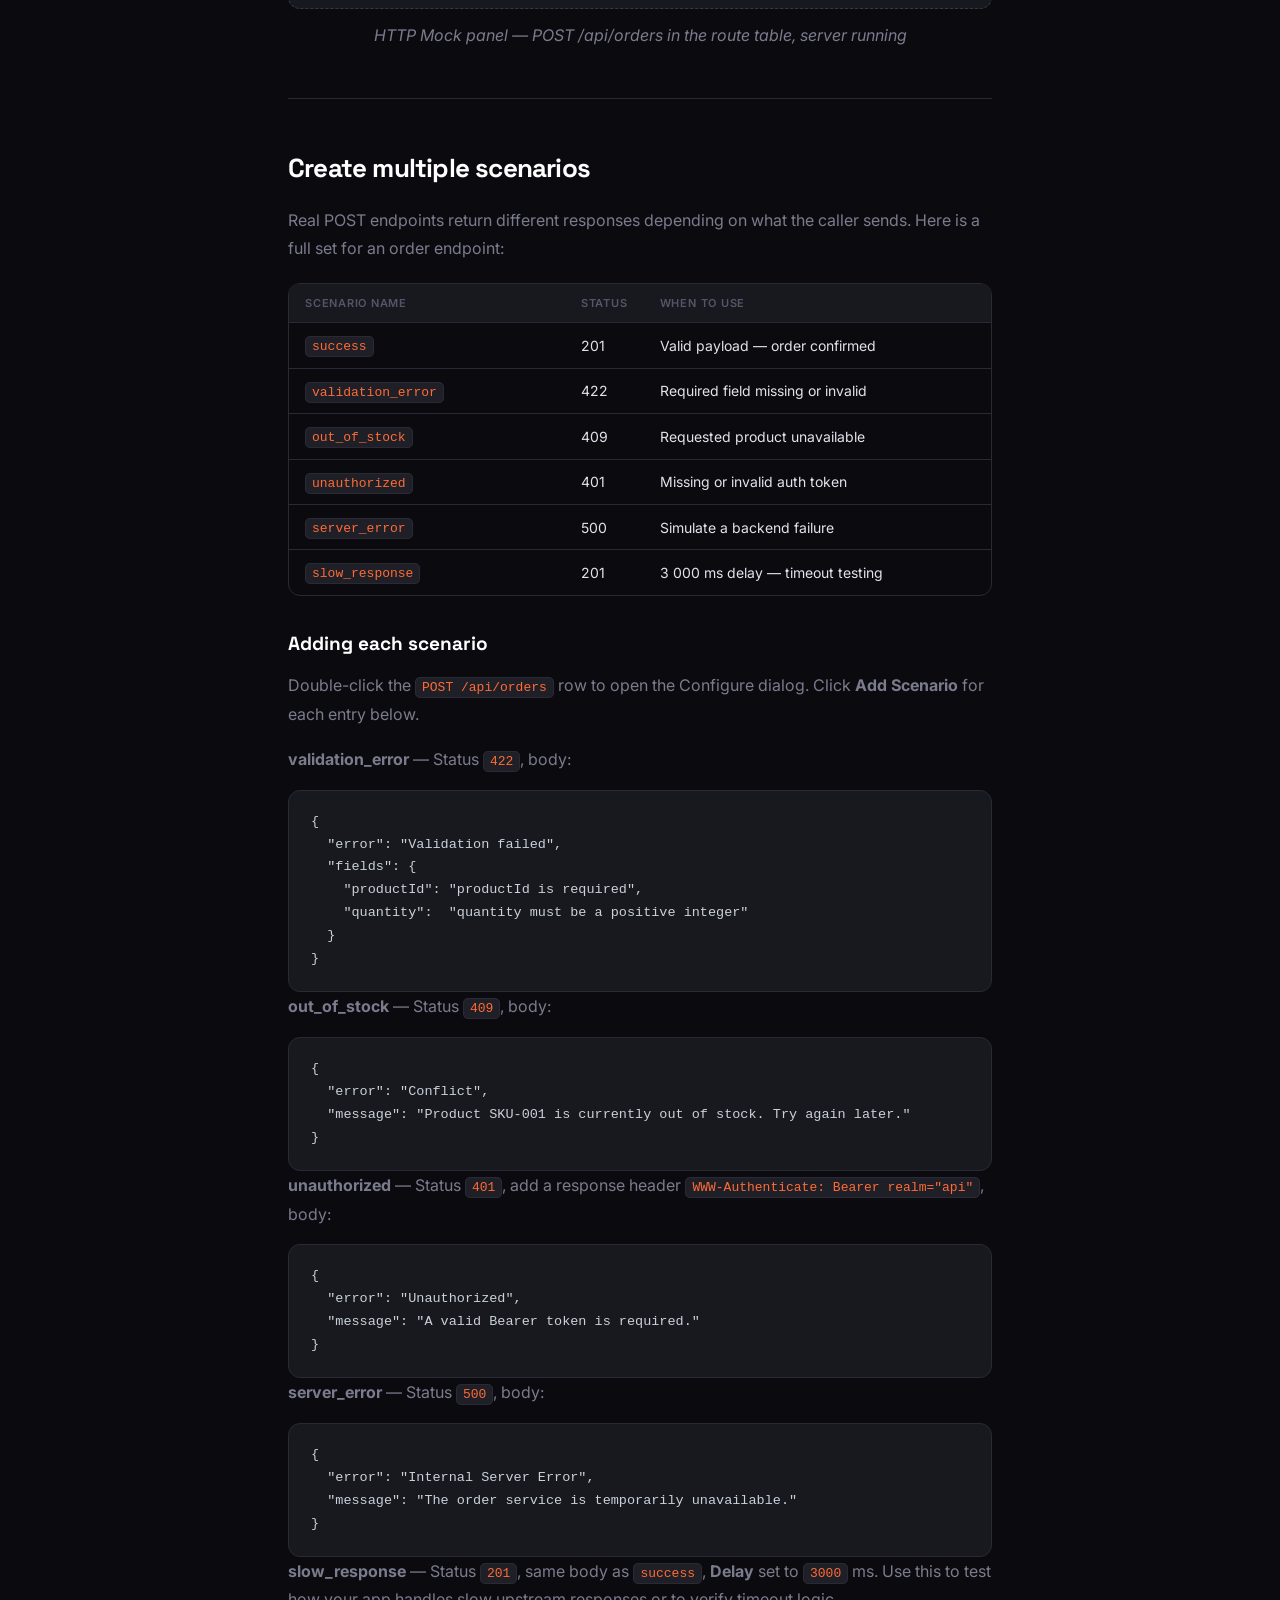
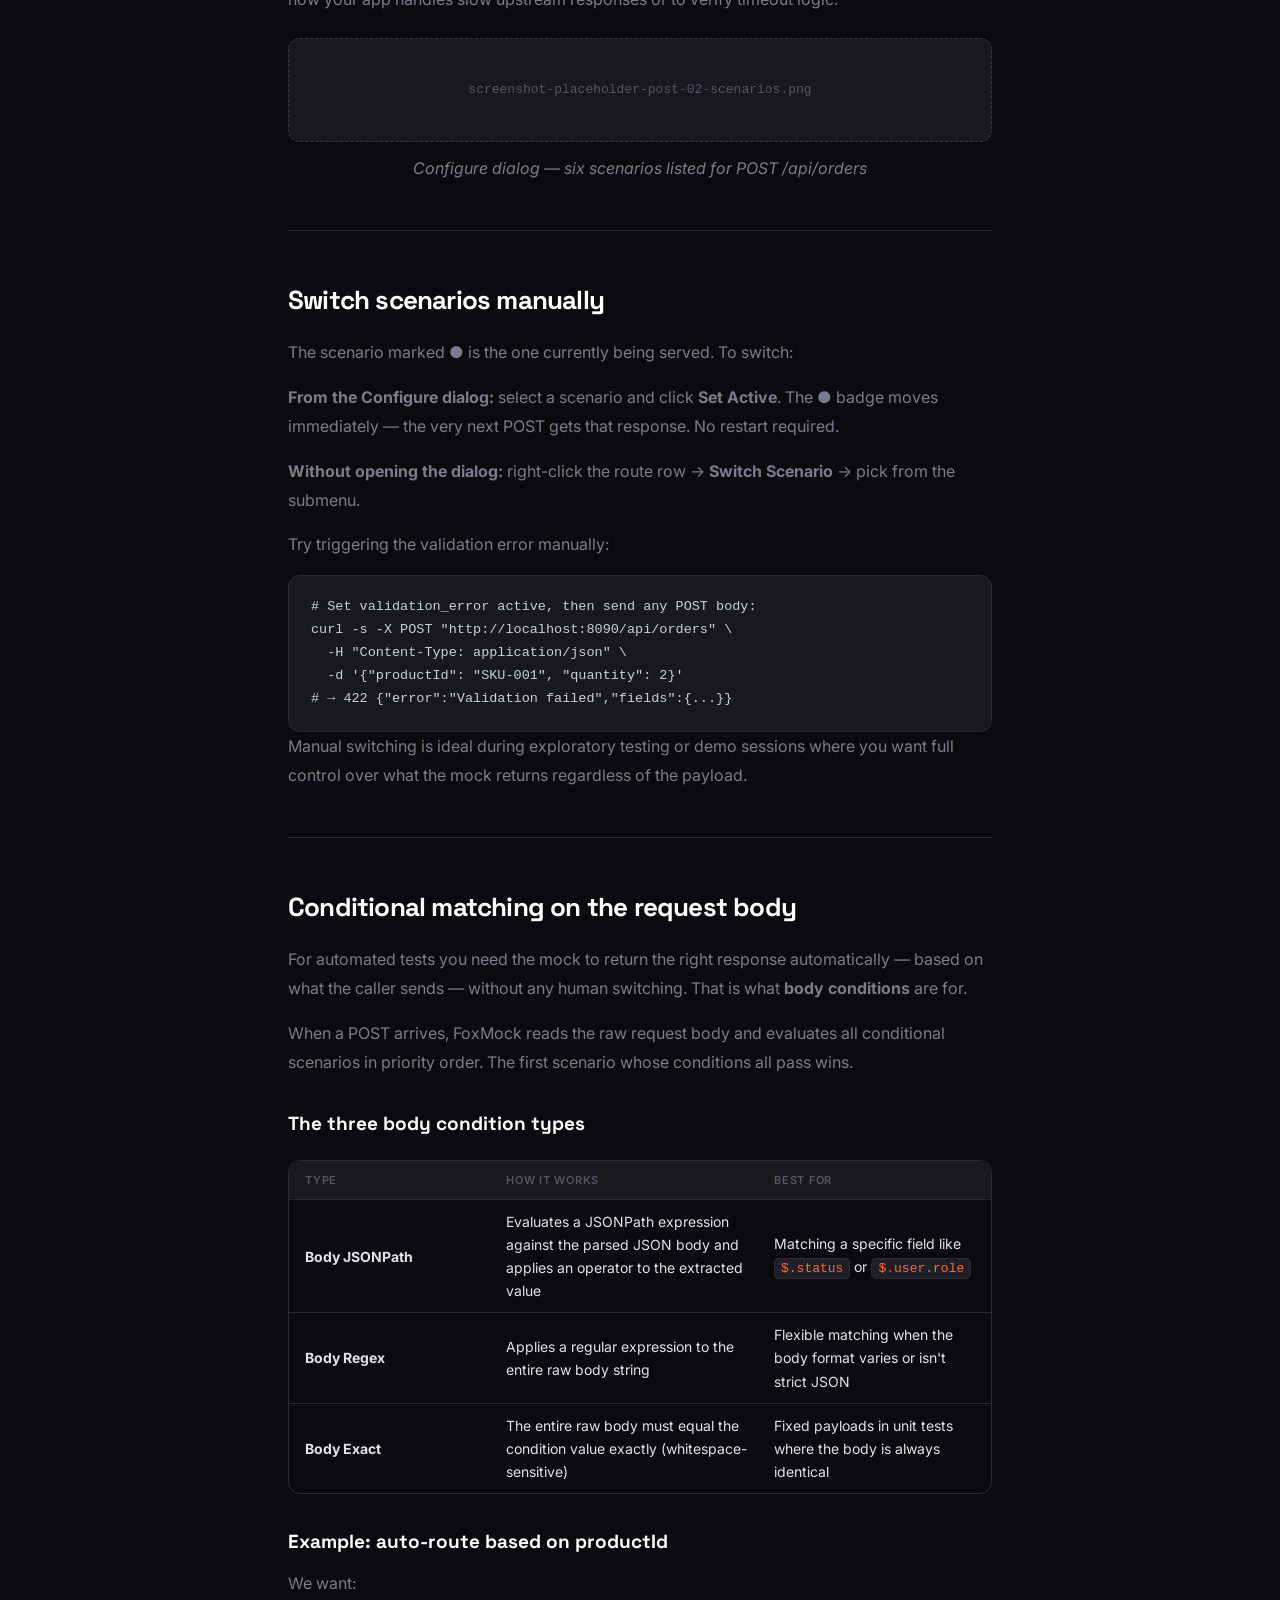
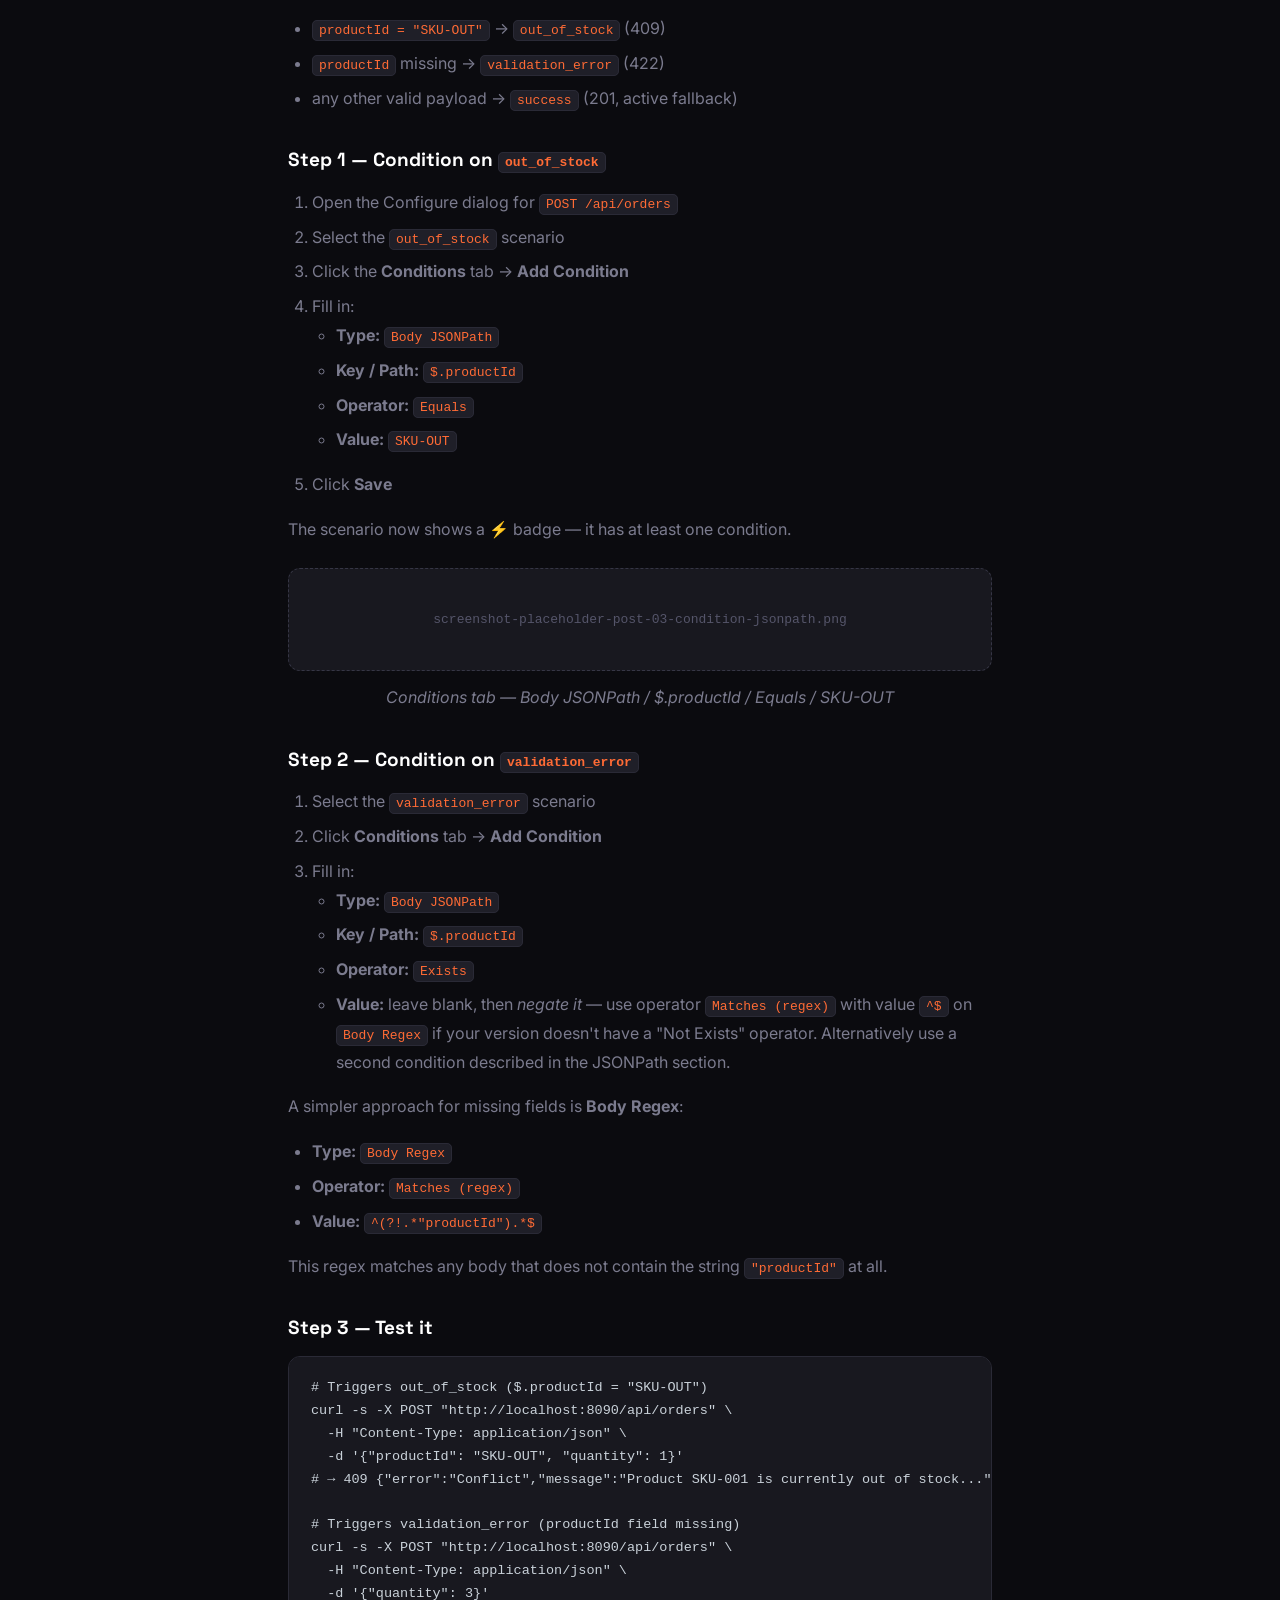
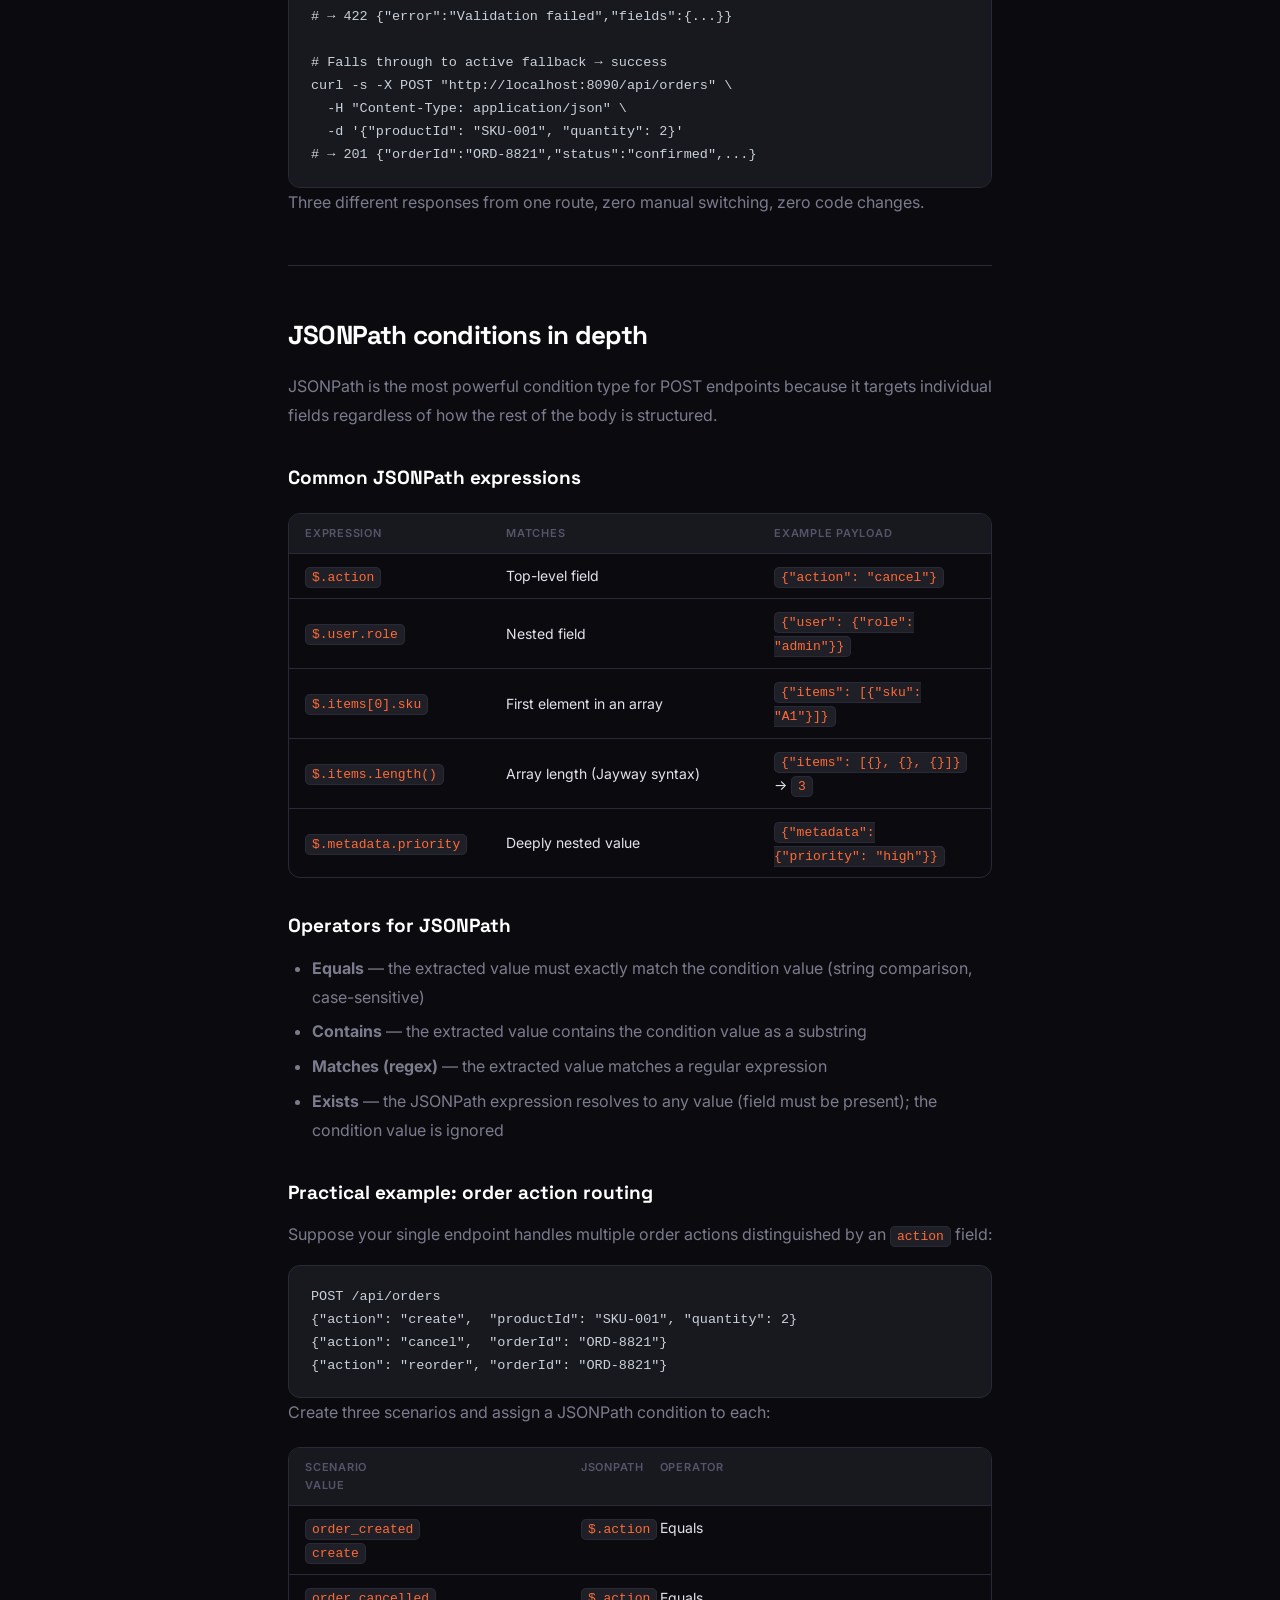
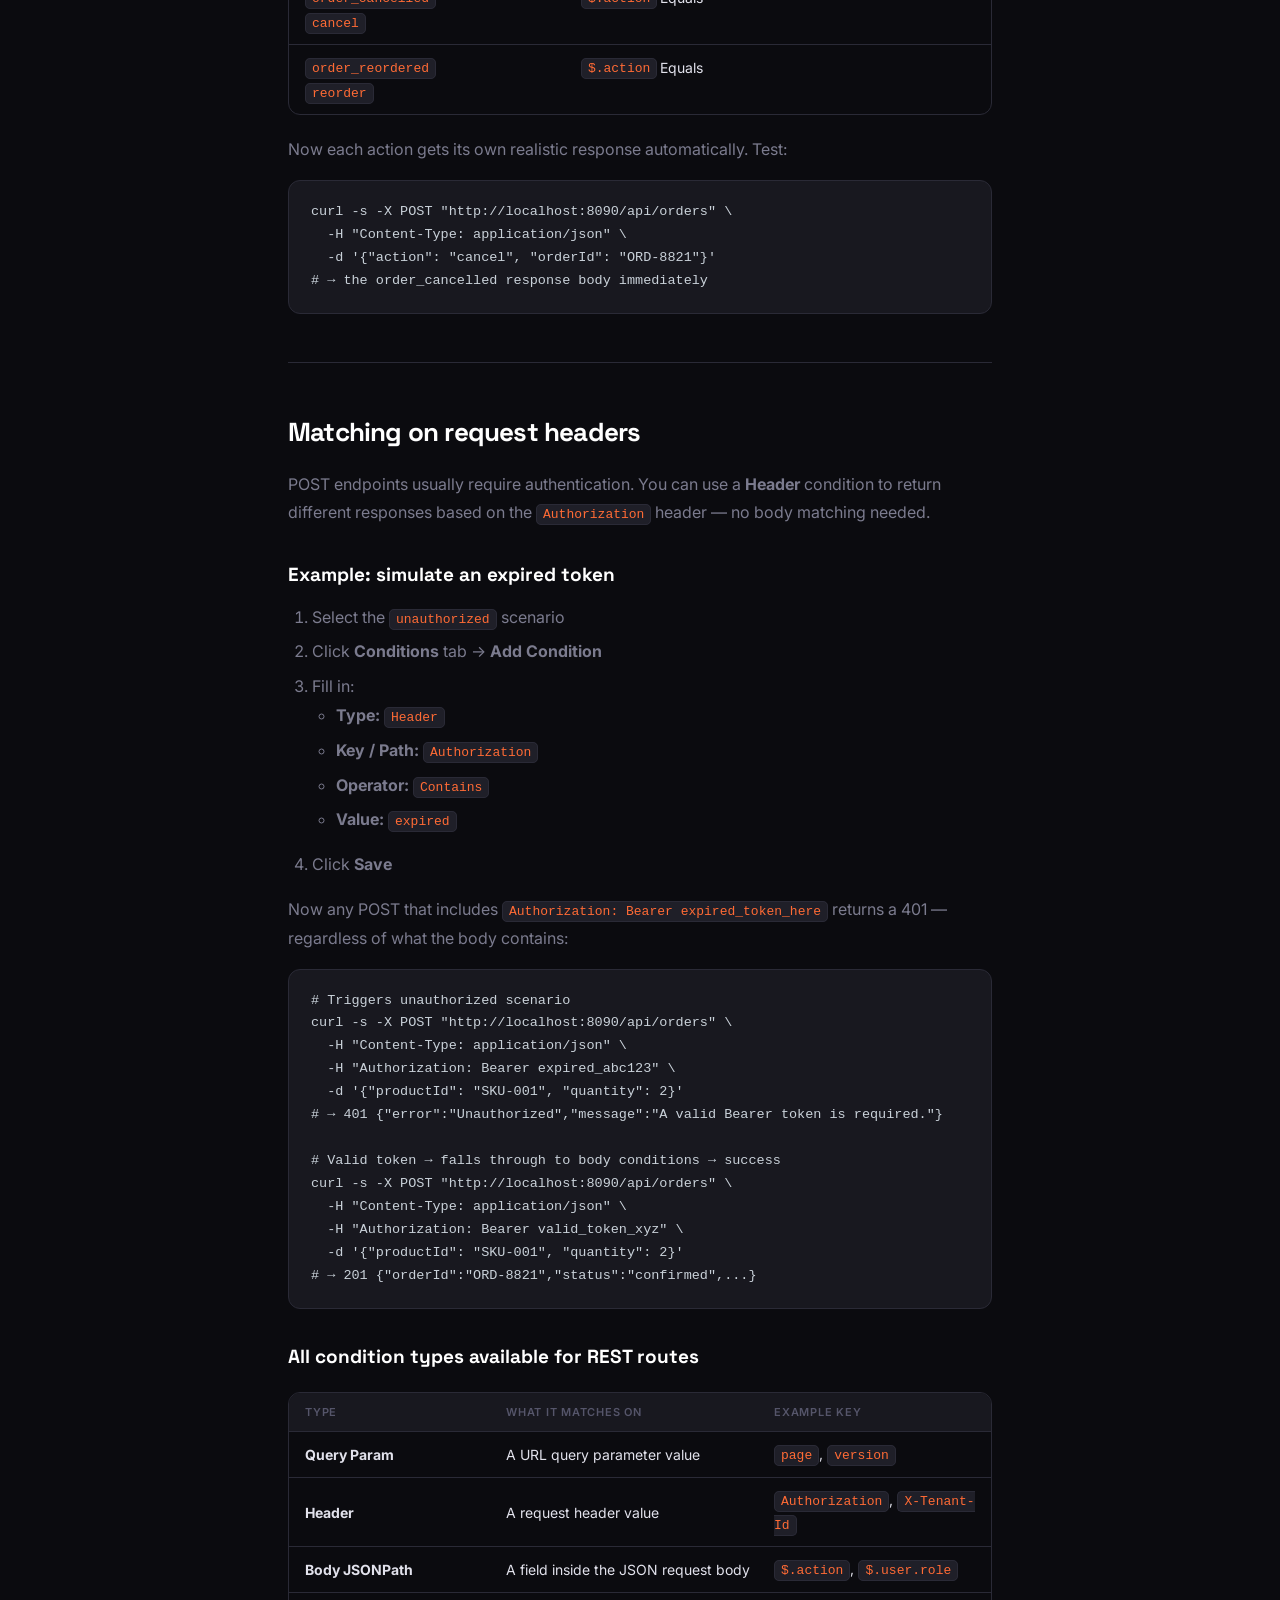
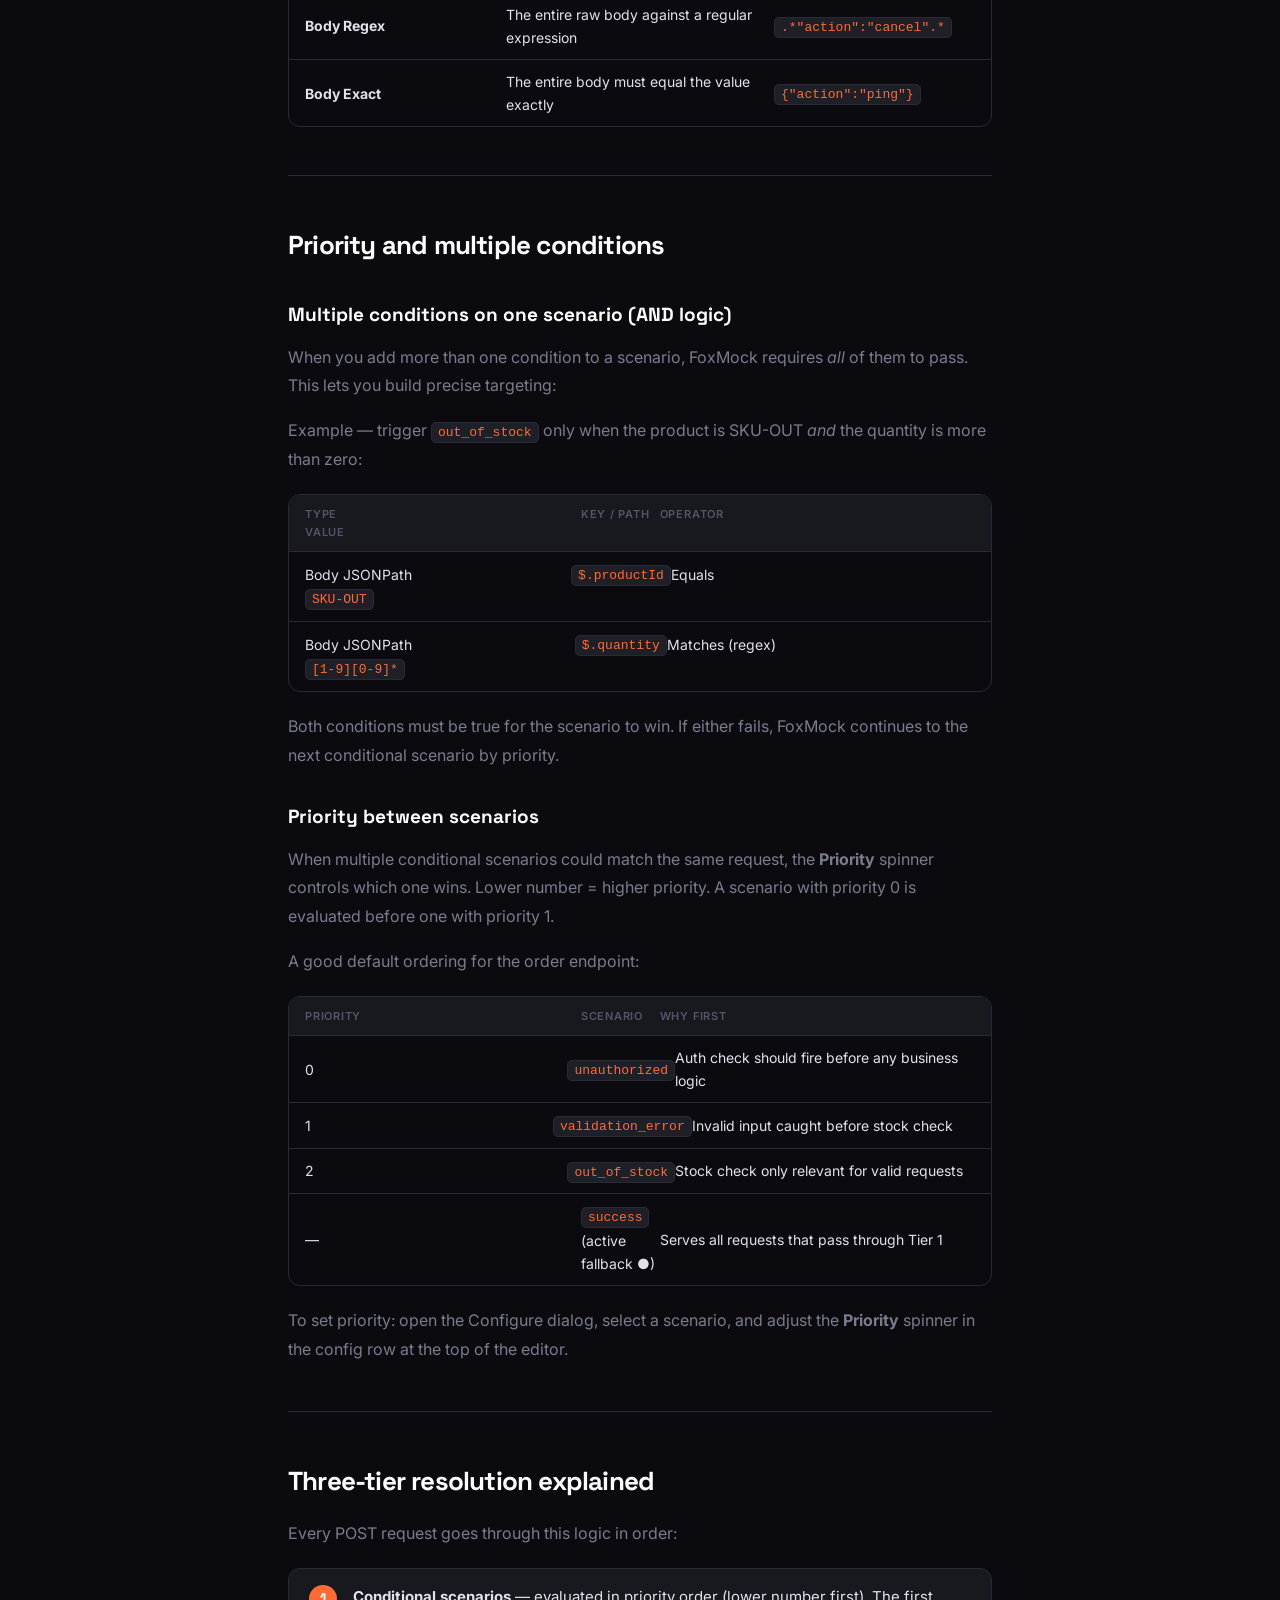
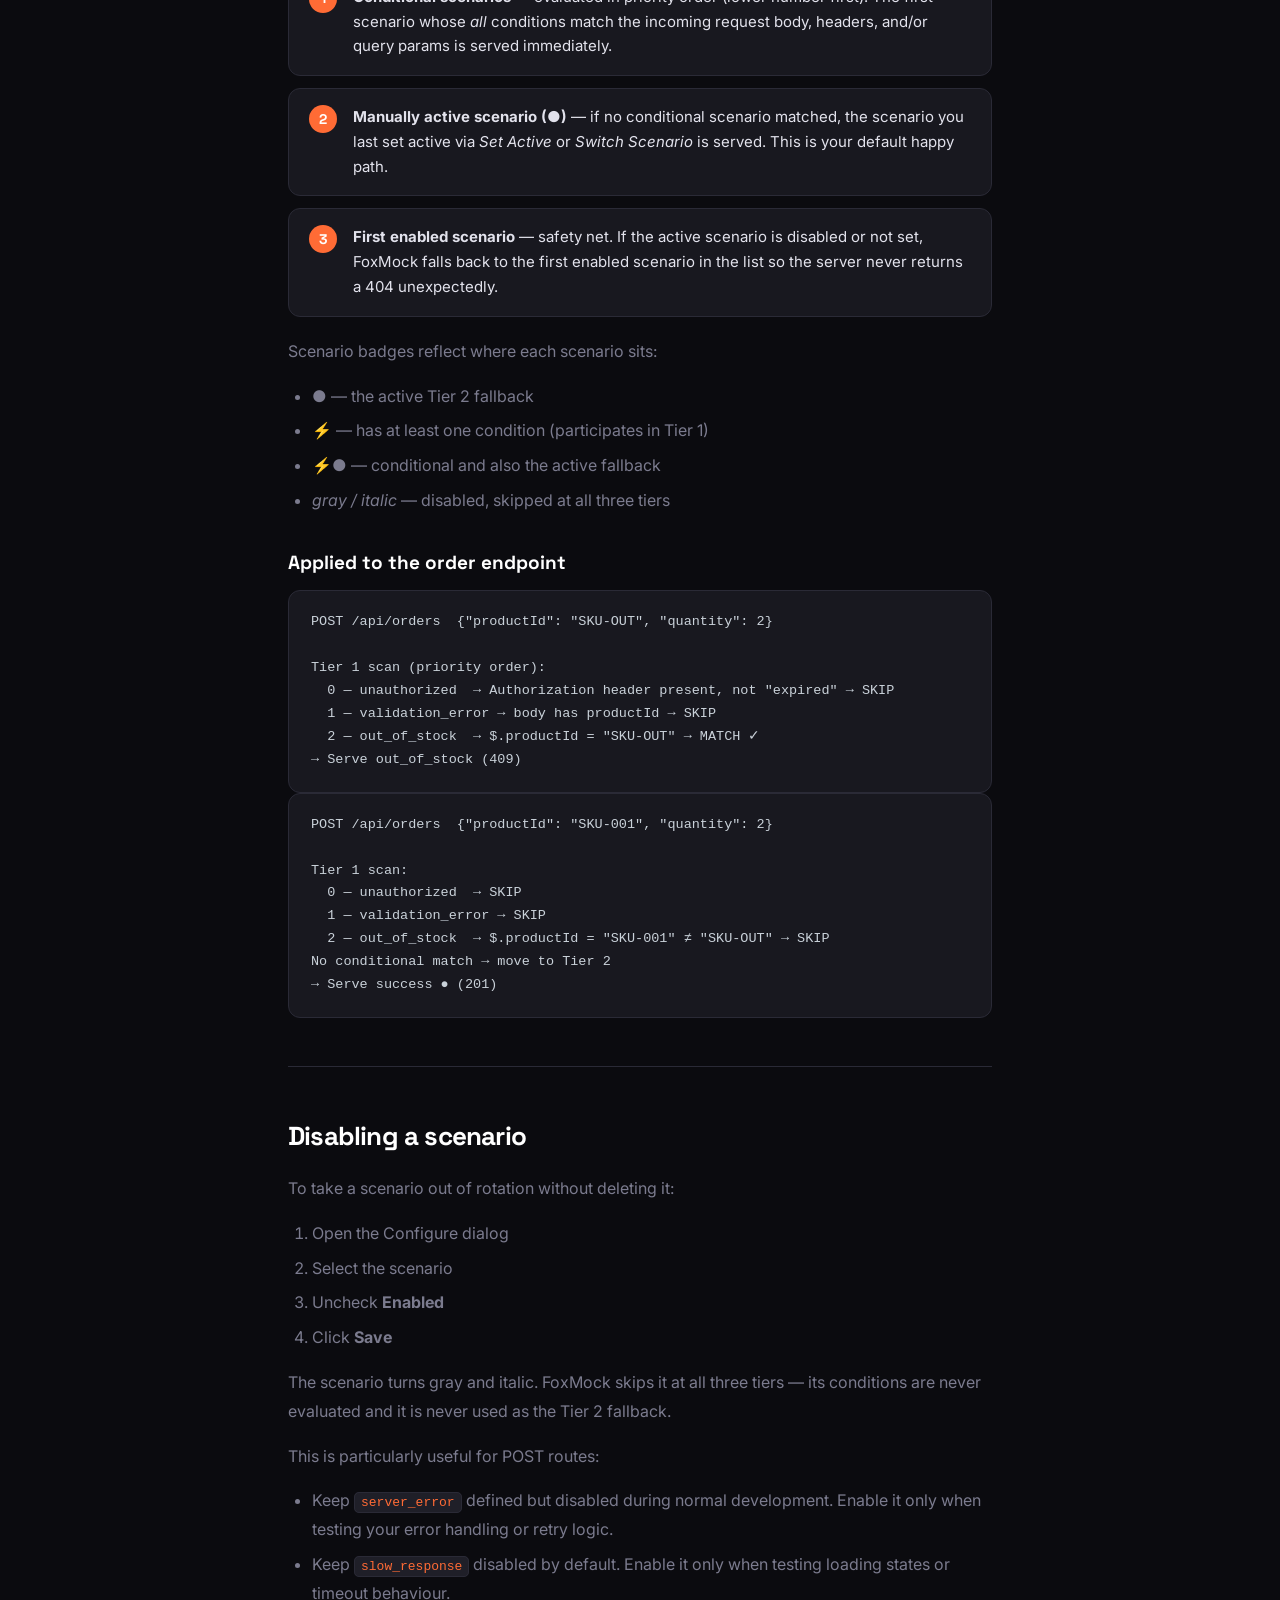
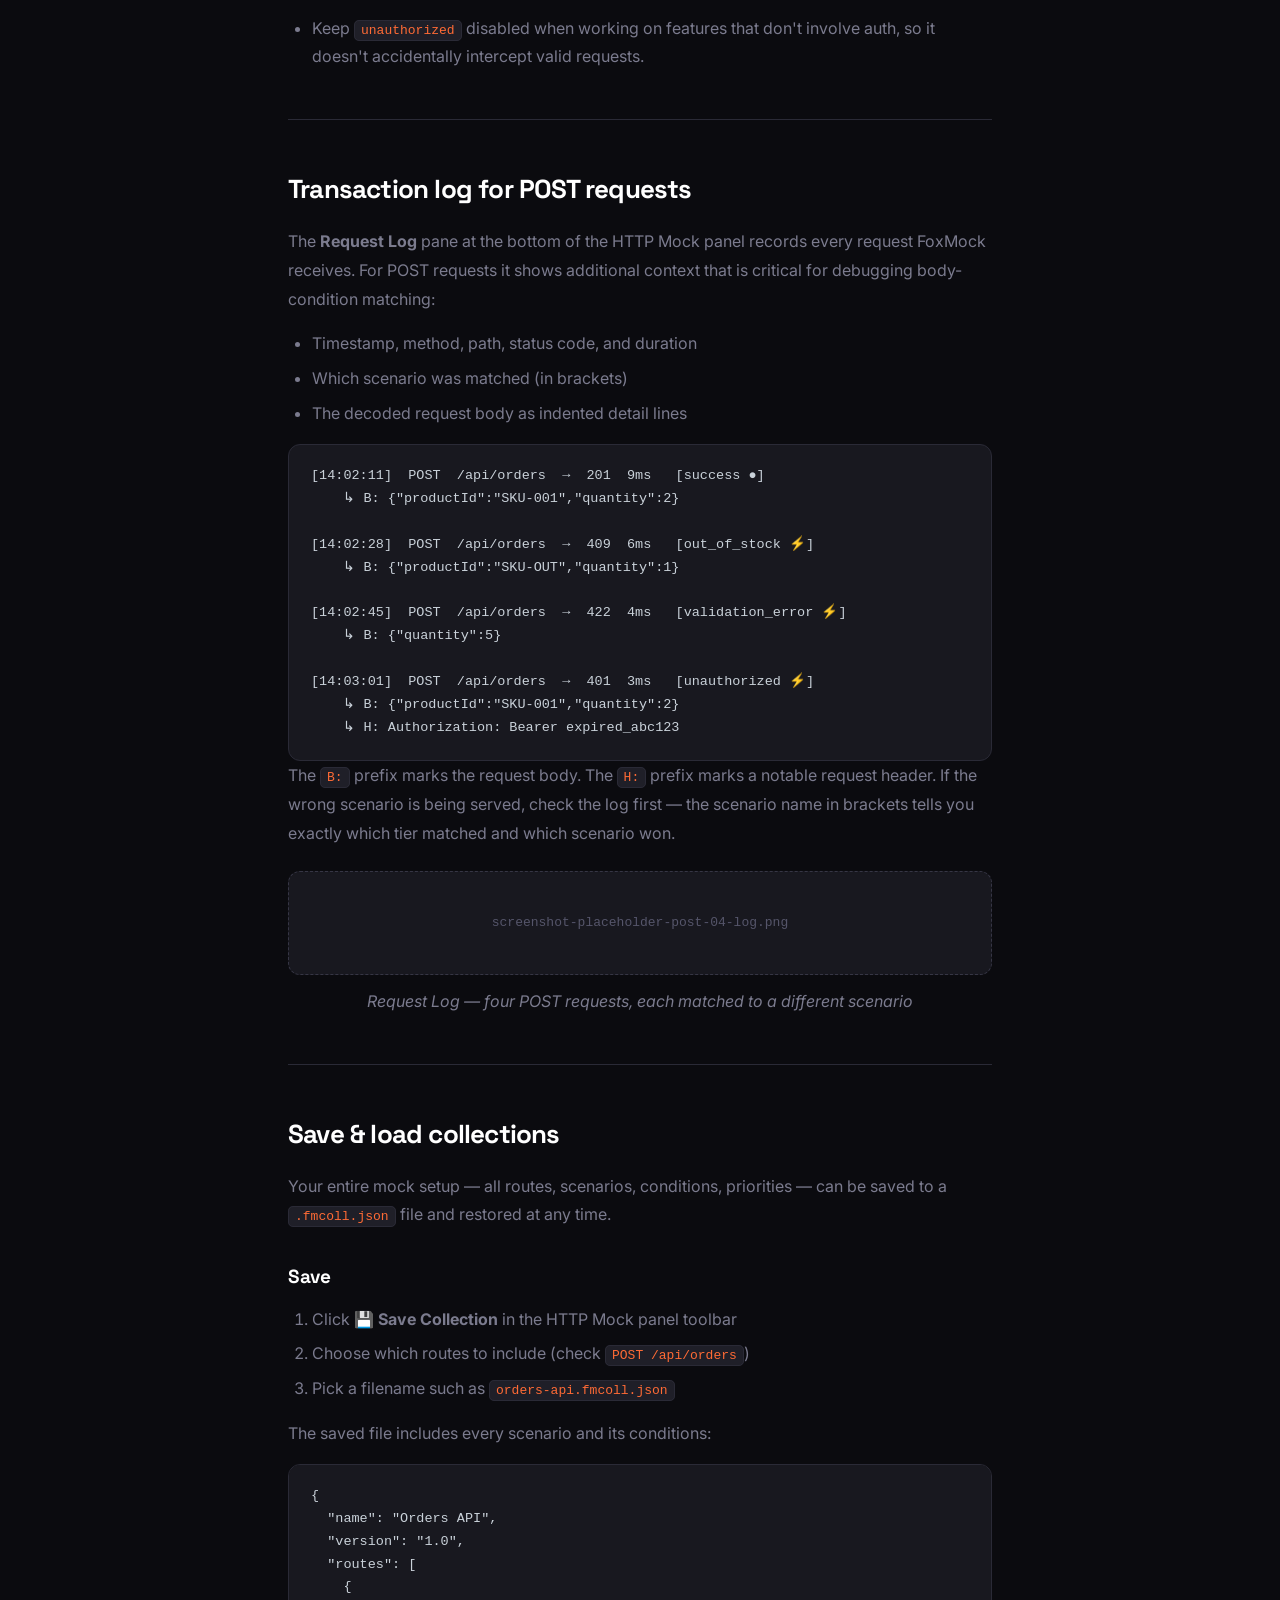
<file: docs/tutorial-post.html>
<!DOCTYPE html>
<html lang="en">
<head>
  <meta charset="UTF-8" />
  <meta name="viewport" content="width=device-width, initial-scale=1.0" />
  <title>How to Mock POST APIs with Body Matching &amp; Scenarios in IntelliJ — FoxMock</title>
  <meta name="description" content="Step-by-step guide to mocking POST endpoints in IntelliJ with FoxMock. Covers request body matching with JSONPath, multiple scenarios, conditional auto-switching, and header-based routing." />
  <link rel="preconnect" href="https://fonts.googleapis.com" />
  <link rel="preconnect" href="https://fonts.gstatic.com" crossorigin />
  <link href="https://fonts.googleapis.com/css2?family=Inter:ital,opsz,wght@0,14..32,400;0,14..32,500;0,14..32,600;0,14..32,700;0,14..32,800&family=Space+Grotesk:wght@500;600;700&display=swap" rel="stylesheet" />

  <!-- Canonical -->
  <link rel="canonical" href="https://fox-mock.com/tutorial-post.html" />

  <!-- Open Graph -->
  <meta property="og:type" content="article" />
  <meta property="og:site_name" content="FoxMock" />
  <meta property="og:title" content="How to Mock POST APIs with Body Matching &amp; Scenarios in IntelliJ — FoxMock" />
  <meta property="og:description" content="Step-by-step guide to mocking POST endpoints in IntelliJ with FoxMock. Covers request body matching with JSONPath, multiple scenarios, conditional auto-switching, and header-based routing." />
  <meta property="og:url" content="https://fox-mock.com/tutorial-post.html" />
  <meta property="og:image" content="https://fox-mock.com/og-image.png" />
  <meta property="og:image:width" content="1200" />
  <meta property="og:image:height" content="630" />
  <meta property="og:image:alt" content="How to Mock POST APIs in IntelliJ — FoxMock Tutorial" />

  <!-- Twitter Card -->
  <meta name="twitter:card" content="summary_large_image" />
  <meta name="twitter:title" content="How to Mock POST APIs with Body Matching &amp; Scenarios in IntelliJ" />
  <meta name="twitter:description" content="Step-by-step: use FoxMock to mock POST endpoints with request body matching, multiple scenarios, and conditional auto-switching." />
  <meta name="twitter:image" content="https://fox-mock.com/og-image.png" />

  <!-- Extra SEO -->
  <meta name="robots" content="index, follow" />
  <meta name="author" content="Cellops" />
  <meta name="theme-color" content="#0B0B0F" />

  <!-- JSON-LD: TechArticle + BreadcrumbList -->
  <script type="application/ld+json">
  {
    "@context": "https://schema.org",
    "@type": "TechArticle",
    "headline": "How to Mock POST APIs with Body Matching and Scenarios in IntelliJ",
    "description": "Step-by-step guide to mocking POST endpoints in IntelliJ with FoxMock. Covers request body matching with JSONPath, multiple scenarios, conditional auto-switching, and header-based routing.",
    "url": "https://fox-mock.com/tutorial-post.html",
    "author": { "@type": "Organization", "name": "Cellops", "url": "https://cellops.com" },
    "publisher": { "@type": "Organization", "name": "Cellops", "url": "https://cellops.com" },
    "breadcrumb": {
      "@type": "BreadcrumbList",
      "itemListElement": [
        { "@type": "ListItem", "position": 1, "name": "Home", "item": "https://fox-mock.com/" },
        { "@type": "ListItem", "position": 2, "name": "Tutorials", "item": "https://fox-mock.com/tutorials.html" },
        { "@type": "ListItem", "position": 3, "name": "POST Tutorial", "item": "https://fox-mock.com/tutorial-post.html" }
      ]
    }
  }
  </script>

  <link rel="stylesheet" href="style.css" />
  <script src="https://plugins.jetbrains.com/assets/scripts/mp-widget.js"></script>
</head>

<body>

<!-- NAVIGATION -->
<nav>
  <div class="nav-inner">
    <a href="index.html" class="logo">
      <img src="foxmock-logo.svg" alt="FoxMock" class="logo-icon" />
      <span class="logo-wordmark"><span class="logo-fox">Fox</span><span class="logo-mock">Mock</span></span>
    </a>
    <div class="nav-links">
      <a href="index.html#features">Features</a>
      <a href="index.html#how-it-works">How It Works</a>
      <a href="docs.html">Docs</a>
      <a href="tutorials.html">Tutorials</a>
      <div class="nav-sep"></div>
      <a href="https://github.com/YOUR_GITHUB/foxmock" target="_blank">GitHub</a>
      <a href="https://plugins.jetbrains.com/plugin/31488" target="_blank" class="btn-nav">Install Free</a>
    </div>
    <button class="nav-mobile-btn" id="nav-mobile-btn" aria-label="Open menu" aria-expanded="false">
      <span class="hamburger-line"></span>
      <span class="hamburger-line"></span>
      <span class="hamburger-line"></span>
    </button>
  </div>
  <div class="nav-mobile-menu" id="nav-mobile-menu">
    <a href="index.html#features">Features</a>
    <a href="index.html#how-it-works">How It Works</a>
    <a href="docs.html">Docs</a>
    <a href="tutorials.html">Tutorials</a>
    <a href="https://github.com/YOUR_GITHUB/foxmock" target="_blank">GitHub</a>
    <a href="https://plugins.jetbrains.com/plugin/31488" target="_blank" class="btn-mobile-install">Install Free</a>
  </div>
</nav>

<!-- ARTICLE -->
<article class="article-wrap">

  <div class="article-meta">
    <span class="article-tag">Tutorial</span>
    <span class="article-tag" style="color:#FF6B35;background:rgba(255,107,53,0.08);border-color:rgba(255,107,53,0.3);">REST</span>
    <span class="article-tag" style="color:#7EE8A2;background:rgba(126,232,162,0.08);border-color:rgba(126,232,162,0.3);">POST</span>
    <span class="article-date">May 2026 · 15 min read</span>
  </div>

  <h1>How to Mock POST APIs with Body Matching &amp; Scenarios in IntelliJ</h1>

  <p class="article-intro">
    POST endpoints are harder to mock than GET endpoints because the response often depends on
    <em>what the caller sends</em>, not just the URL. A <code>POST /api/orders</code> should return
    a 201 when the payload is valid, a 422 when a required field is missing, a 409 when the item
    is out of stock, and a 503 when the inventory service is down.<br/><br/>
    <strong>FoxMock</strong> handles all of this with one route and multiple named scenarios —
    each triggered automatically by matching against the incoming request body using JSONPath,
    regex, or exact text. No code change. No server restart. No extra tools outside your IDE.
  </p>

  <hr/>

  <!-- TOC -->
  <div class="article-toc">
    <strong>In this tutorial</strong>
    <ol>
      <li><a href="#install">Installation</a></li>
      <li><a href="#concept">Request body vs response body</a></li>
      <li><a href="#first-route">Add a POST route</a></li>
      <li><a href="#multiple-scenarios">Create multiple scenarios</a></li>
      <li><a href="#switch-scenarios">Switch scenarios manually</a></li>
      <li><a href="#body-conditions">Conditional matching on the request body</a></li>
      <li><a href="#jsonpath">JSONPath conditions in depth</a></li>
      <li><a href="#header-conditions">Matching on request headers</a></li>
      <li><a href="#priority">Priority and multiple conditions</a></li>
      <li><a href="#three-tier">Three-tier resolution explained</a></li>
      <li><a href="#disable">Disabling a scenario</a></li>
      <li><a href="#transaction-log">Transaction log for POST requests</a></li>
      <li><a href="#save-load">Save &amp; load collections</a></li>
      <li><a href="#troubleshooting">Troubleshooting</a></li>
    </ol>
  </div>

  <hr/>

  <!-- INSTALL -->
  <h2 id="install">Installation</h2>

  <ol>
    <li>Open <strong>IntelliJ IDEA</strong></li>
    <li>Go to <strong>File → Settings → Plugins</strong> (macOS: <strong>IntelliJ IDEA → Settings → Plugins</strong>)</li>
    <li>Open the <strong>Marketplace</strong> tab and search for <strong>FoxMock</strong></li>
    <li>Click <strong>Install</strong>, then restart the IDE</li>
  </ol>

  <p>Or install directly:</p>
  <div style="margin:20px 0;">
    <div id="tutorial-install-widget"></div>
  </div>

  <p>After restarting, open <strong>View → Tool Windows → FoxMock</strong> and select the
  <strong>HTTP Mock</strong> tab.</p>

  <hr/>

  <!-- CONCEPT -->
  <h2 id="concept">Request body vs response body</h2>

  <p>Before building anything it is worth being clear on the two bodies involved in every POST
  interaction, because they are easy to mix up:</p>

  <div class="scenario-table">
    <div class="scenario-table-row header">
      <span>Body</span><span>Direction</span><span>In FoxMock</span>
    </div>
    <div class="scenario-table-row">
      <span><strong>Request body</strong> (<code>-d</code> in curl)</span>
      <span>Your app → FoxMock</span>
      <span>Read by <strong>conditions</strong> to decide which scenario wins</span>
    </div>
    <div class="scenario-table-row">
      <span><strong>Response body</strong></span>
      <span>FoxMock → your app</span>
      <span>Set in the <strong>Response</strong> tab of each scenario</span>
    </div>
  </div>

  <p>The <strong>Response</strong> tab in FoxMock's Configure dialog is always the response body —
  what FoxMock sends back. The request body your app sends is never configured; it is only
  <em>inspected</em> by conditions to pick the right scenario.</p>

  <p>A curl call makes this concrete:</p>

<pre># -d is the REQUEST body — what your app sends to FoxMock
curl -s -X POST "http://localhost:8090/api/orders" \
  -H "Content-Type: application/json" \
  -d '{"productId": "SKU-001", "quantity": 2}'

# FoxMock reads {"productId":"SKU-001","quantity":2},
# evaluates conditions, and returns the matching RESPONSE body
# → {"orderId": "ORD-8821", "status": "confirmed", "total": 59.98}</pre>

  <hr/>

  <!-- FIRST ROUTE -->
  <h2 id="first-route">Add a POST route</h2>

  <p>We will mock <code>POST /api/orders</code> — a typical order-creation endpoint. Click
  <strong>Start Server</strong> first, then click <strong>Add Route</strong>.</p>

  <p>Fill in the route dialog:</p>
  <ul>
    <li><strong>Method</strong>: <code>POST</code></li>
    <li><strong>Path</strong>: <code>/api/orders</code></li>
  </ul>

  <p>In the <strong>Response</strong> tab of the default scenario, set <strong>Status</strong> to
  <code>201</code> and paste this response body:</p>

<pre>{
  "orderId": "ORD-8821",
  "status": "confirmed",
  "productId": "SKU-001",
  "quantity": 2,
  "total": 59.98,
  "estimatedDelivery": "2026-05-22"
}</pre>

  <p>Name this scenario <code>success</code>. Click <strong>Save</strong>.</p>

  <p>Test it — the <code>-d</code> value is the request body your app would send:</p>

<pre>curl -s -X POST "http://localhost:8090/api/orders" \
  -H "Content-Type: application/json" \
  -d '{"productId": "SKU-001", "quantity": 2}'</pre>

  <p>FoxMock returns the 201 response body you configured. At this point FoxMock ignores the
  request body entirely — it has no conditions yet, so every POST to <code>/api/orders</code>
  gets the <code>success</code> response.</p>

  <div class="img-placeholder">screenshot-placeholder-post-01-route.png</div>
  <p class="img-caption">HTTP Mock panel — POST /api/orders in the route table, server running</p>

  <hr/>

  <!-- MULTIPLE SCENARIOS -->
  <h2 id="multiple-scenarios">Create multiple scenarios</h2>

  <p>Real POST endpoints return different responses depending on what the caller sends. Here is a
  full set for an order endpoint:</p>

  <div class="scenario-table">
    <div class="scenario-table-row header">
      <span>Scenario name</span><span>Status</span><span>When to use</span>
    </div>
    <div class="scenario-table-row">
      <span><code>success</code></span><span>201</span><span>Valid payload — order confirmed</span>
    </div>
    <div class="scenario-table-row">
      <span><code>validation_error</code></span><span>422</span><span>Required field missing or invalid</span>
    </div>
    <div class="scenario-table-row">
      <span><code>out_of_stock</code></span><span>409</span><span>Requested product unavailable</span>
    </div>
    <div class="scenario-table-row">
      <span><code>unauthorized</code></span><span>401</span><span>Missing or invalid auth token</span>
    </div>
    <div class="scenario-table-row">
      <span><code>server_error</code></span><span>500</span><span>Simulate a backend failure</span>
    </div>
    <div class="scenario-table-row">
      <span><code>slow_response</code></span><span>201</span><span>3 000 ms delay — timeout testing</span>
    </div>
  </div>

  <h3>Adding each scenario</h3>

  <p>Double-click the <code>POST /api/orders</code> row to open the Configure dialog. Click
  <strong>Add Scenario</strong> for each entry below.</p>

  <p><strong>validation_error</strong> — Status <code>422</code>, body:</p>
<pre>{
  "error": "Validation failed",
  "fields": {
    "productId": "productId is required",
    "quantity":  "quantity must be a positive integer"
  }
}</pre>

  <p><strong>out_of_stock</strong> — Status <code>409</code>, body:</p>
<pre>{
  "error": "Conflict",
  "message": "Product SKU-001 is currently out of stock. Try again later."
}</pre>

  <p><strong>unauthorized</strong> — Status <code>401</code>, add a response header
  <code>WWW-Authenticate: Bearer realm="api"</code>, body:</p>
<pre>{
  "error": "Unauthorized",
  "message": "A valid Bearer token is required."
}</pre>

  <p><strong>server_error</strong> — Status <code>500</code>, body:</p>
<pre>{
  "error": "Internal Server Error",
  "message": "The order service is temporarily unavailable."
}</pre>

  <p><strong>slow_response</strong> — Status <code>201</code>, same body as <code>success</code>,
  <strong>Delay</strong> set to <code>3000</code> ms. Use this to test how your app handles slow
  upstream responses or to verify timeout logic.</p>

  <div class="img-placeholder">screenshot-placeholder-post-02-scenarios.png</div>
  <p class="img-caption">Configure dialog — six scenarios listed for POST /api/orders</p>

  <hr/>

  <!-- SWITCH SCENARIOS -->
  <h2 id="switch-scenarios">Switch scenarios manually</h2>

  <p>The scenario marked <strong>●</strong> is the one currently being served. To switch:</p>

  <p><strong>From the Configure dialog:</strong> select a scenario and click
  <strong>Set Active</strong>. The ● badge moves immediately — the very next POST gets that
  response. No restart required.</p>

  <p><strong>Without opening the dialog:</strong> right-click the route row →
  <strong>Switch Scenario</strong> → pick from the submenu.</p>

  <p>Try triggering the validation error manually:</p>
<pre># Set validation_error active, then send any POST body:
curl -s -X POST "http://localhost:8090/api/orders" \
  -H "Content-Type: application/json" \
  -d '{"productId": "SKU-001", "quantity": 2}'
# → 422 {"error":"Validation failed","fields":{...}}</pre>

  <p>Manual switching is ideal during exploratory testing or demo sessions where you want full
  control over what the mock returns regardless of the payload.</p>

  <hr/>

  <!-- BODY CONDITIONS -->
  <h2 id="body-conditions">Conditional matching on the request body</h2>

  <p>For automated tests you need the mock to return the right response automatically — based on
  what the caller sends — without any human switching. That is what <strong>body
  conditions</strong> are for.</p>

  <p>When a POST arrives, FoxMock reads the raw request body and evaluates all conditional
  scenarios in priority order. The first scenario whose conditions all pass wins.</p>

  <h3>The three body condition types</h3>

  <div class="condition-ref-table">
    <div class="crt-row header">
      <span>Type</span><span>How it works</span><span>Best for</span>
    </div>
    <div class="crt-row">
      <span><strong>Body JSONPath</strong></span>
      <span>Evaluates a JSONPath expression against the parsed JSON body and applies an operator to the extracted value</span>
      <span>Matching a specific field like <code>$.status</code> or <code>$.user.role</code></span>
    </div>
    <div class="crt-row">
      <span><strong>Body Regex</strong></span>
      <span>Applies a regular expression to the entire raw body string</span>
      <span>Flexible matching when the body format varies or isn't strict JSON</span>
    </div>
    <div class="crt-row">
      <span><strong>Body Exact</strong></span>
      <span>The entire raw body must equal the condition value exactly (whitespace-sensitive)</span>
      <span>Fixed payloads in unit tests where the body is always identical</span>
    </div>
  </div>

  <h3>Example: auto-route based on productId</h3>

  <p>We want:</p>
  <ul>
    <li><code>productId = "SKU-OUT"</code> → <code>out_of_stock</code> (409)</li>
    <li><code>productId</code> missing → <code>validation_error</code> (422)</li>
    <li>any other valid payload → <code>success</code> (201, active fallback)</li>
  </ul>

  <h3>Step 1 — Condition on <code>out_of_stock</code></h3>
  <ol>
    <li>Open the Configure dialog for <code>POST /api/orders</code></li>
    <li>Select the <code>out_of_stock</code> scenario</li>
    <li>Click the <strong>Conditions</strong> tab → <strong>Add Condition</strong></li>
    <li>Fill in:
      <ul>
        <li><strong>Type:</strong> <code>Body JSONPath</code></li>
        <li><strong>Key / Path:</strong> <code>$.productId</code></li>
        <li><strong>Operator:</strong> <code>Equals</code></li>
        <li><strong>Value:</strong> <code>SKU-OUT</code></li>
      </ul>
    </li>
    <li>Click <strong>Save</strong></li>
  </ol>

  <p>The scenario now shows a <strong>⚡</strong> badge — it has at least one condition.</p>

  <div class="img-placeholder">screenshot-placeholder-post-03-condition-jsonpath.png</div>
  <p class="img-caption">Conditions tab — Body JSONPath / $.productId / Equals / SKU-OUT</p>

  <h3>Step 2 — Condition on <code>validation_error</code></h3>
  <ol>
    <li>Select the <code>validation_error</code> scenario</li>
    <li>Click <strong>Conditions</strong> tab → <strong>Add Condition</strong></li>
    <li>Fill in:
      <ul>
        <li><strong>Type:</strong> <code>Body JSONPath</code></li>
        <li><strong>Key / Path:</strong> <code>$.productId</code></li>
        <li><strong>Operator:</strong> <code>Exists</code></li>
        <li><strong>Value:</strong> leave blank, then <em>negate it</em> — use operator
            <code>Matches (regex)</code> with value <code>^$</code> on
            <code>Body Regex</code> if your version doesn't have a "Not Exists" operator.
            Alternatively use a second condition described in the <a href="#jsonpath">JSONPath section</a>.</li>
      </ul>
    </li>
  </ol>

  <p>A simpler approach for missing fields is <strong>Body Regex</strong>:</p>
  <ul>
    <li><strong>Type:</strong> <code>Body Regex</code></li>
    <li><strong>Operator:</strong> <code>Matches (regex)</code></li>
    <li><strong>Value:</strong> <code>^(?!.*"productId").*$</code></li>
  </ul>

  <p>This regex matches any body that does not contain the string <code>"productId"</code> at all.</p>

  <h3>Step 3 — Test it</h3>
<pre># Triggers out_of_stock ($.productId = "SKU-OUT")
curl -s -X POST "http://localhost:8090/api/orders" \
  -H "Content-Type: application/json" \
  -d '{"productId": "SKU-OUT", "quantity": 1}'
# → 409 {"error":"Conflict","message":"Product SKU-001 is currently out of stock..."}

# Triggers validation_error (productId field missing)
curl -s -X POST "http://localhost:8090/api/orders" \
  -H "Content-Type: application/json" \
  -d '{"quantity": 3}'
# → 422 {"error":"Validation failed","fields":{...}}

# Falls through to active fallback → success
curl -s -X POST "http://localhost:8090/api/orders" \
  -H "Content-Type: application/json" \
  -d '{"productId": "SKU-001", "quantity": 2}'
# → 201 {"orderId":"ORD-8821","status":"confirmed",...}</pre>

  <p>Three different responses from one route, zero manual switching, zero code changes.</p>

  <hr/>

  <!-- JSONPATH -->
  <h2 id="jsonpath">JSONPath conditions in depth</h2>

  <p>JSONPath is the most powerful condition type for POST endpoints because it targets individual
  fields regardless of how the rest of the body is structured.</p>

  <h3>Common JSONPath expressions</h3>

  <div class="condition-ref-table">
    <div class="crt-row header">
      <span>Expression</span><span>Matches</span><span>Example payload</span>
    </div>
    <div class="crt-row">
      <span><code>$.action</code></span>
      <span>Top-level field</span>
      <span><code>{"action": "cancel"}</code></span>
    </div>
    <div class="crt-row">
      <span><code>$.user.role</code></span>
      <span>Nested field</span>
      <span><code>{"user": {"role": "admin"}}</code></span>
    </div>
    <div class="crt-row">
      <span><code>$.items[0].sku</code></span>
      <span>First element in an array</span>
      <span><code>{"items": [{"sku": "A1"}]}</code></span>
    </div>
    <div class="crt-row">
      <span><code>$.items.length()</code></span>
      <span>Array length (Jayway syntax)</span>
      <span><code>{"items": [{}, {}, {}]}</code> → <code>3</code></span>
    </div>
    <div class="crt-row">
      <span><code>$.metadata.priority</code></span>
      <span>Deeply nested value</span>
      <span><code>{"metadata": {"priority": "high"}}</code></span>
    </div>
  </div>

  <h3>Operators for JSONPath</h3>
  <ul>
    <li><strong>Equals</strong> — the extracted value must exactly match the condition value (string comparison, case-sensitive)</li>
    <li><strong>Contains</strong> — the extracted value contains the condition value as a substring</li>
    <li><strong>Matches (regex)</strong> — the extracted value matches a regular expression</li>
    <li><strong>Exists</strong> — the JSONPath expression resolves to any value (field must be present); the condition value is ignored</li>
  </ul>

  <h3>Practical example: order action routing</h3>

  <p>Suppose your single endpoint handles multiple order actions distinguished by an
  <code>action</code> field:</p>

<pre>POST /api/orders
{"action": "create",  "productId": "SKU-001", "quantity": 2}
{"action": "cancel",  "orderId": "ORD-8821"}
{"action": "reorder", "orderId": "ORD-8821"}</pre>

  <p>Create three scenarios and assign a JSONPath condition to each:</p>

  <div class="scenario-table">
    <div class="scenario-table-row header">
      <span>Scenario</span><span>JSONPath</span><span>Operator</span><span>Value</span>
    </div>
    <div class="scenario-table-row">
      <span><code>order_created</code></span>
      <span><code>$.action</code></span>
      <span>Equals</span>
      <span><code>create</code></span>
    </div>
    <div class="scenario-table-row">
      <span><code>order_cancelled</code></span>
      <span><code>$.action</code></span>
      <span>Equals</span>
      <span><code>cancel</code></span>
    </div>
    <div class="scenario-table-row">
      <span><code>order_reordered</code></span>
      <span><code>$.action</code></span>
      <span>Equals</span>
      <span><code>reorder</code></span>
    </div>
  </div>

  <p>Now each action gets its own realistic response automatically. Test:</p>

<pre>curl -s -X POST "http://localhost:8090/api/orders" \
  -H "Content-Type: application/json" \
  -d '{"action": "cancel", "orderId": "ORD-8821"}'
# → the order_cancelled response body immediately</pre>

  <hr/>

  <!-- HEADER CONDITIONS -->
  <h2 id="header-conditions">Matching on request headers</h2>

  <p>POST endpoints usually require authentication. You can use a <strong>Header</strong> condition
  to return different responses based on the <code>Authorization</code> header — no body matching
  needed.</p>

  <h3>Example: simulate an expired token</h3>

  <ol>
    <li>Select the <code>unauthorized</code> scenario</li>
    <li>Click <strong>Conditions</strong> tab → <strong>Add Condition</strong></li>
    <li>Fill in:
      <ul>
        <li><strong>Type:</strong> <code>Header</code></li>
        <li><strong>Key / Path:</strong> <code>Authorization</code></li>
        <li><strong>Operator:</strong> <code>Contains</code></li>
        <li><strong>Value:</strong> <code>expired</code></li>
      </ul>
    </li>
    <li>Click <strong>Save</strong></li>
  </ol>

  <p>Now any POST that includes <code>Authorization: Bearer expired_token_here</code> returns a
  401 — regardless of what the body contains:</p>

<pre># Triggers unauthorized scenario
curl -s -X POST "http://localhost:8090/api/orders" \
  -H "Content-Type: application/json" \
  -H "Authorization: Bearer expired_abc123" \
  -d '{"productId": "SKU-001", "quantity": 2}'
# → 401 {"error":"Unauthorized","message":"A valid Bearer token is required."}

# Valid token → falls through to body conditions → success
curl -s -X POST "http://localhost:8090/api/orders" \
  -H "Content-Type: application/json" \
  -H "Authorization: Bearer valid_token_xyz" \
  -d '{"productId": "SKU-001", "quantity": 2}'
# → 201 {"orderId":"ORD-8821","status":"confirmed",...}</pre>

  <h3>All condition types available for REST routes</h3>

  <div class="condition-ref-table">
    <div class="crt-row header">
      <span>Type</span><span>What it matches on</span><span>Example key</span>
    </div>
    <div class="crt-row">
      <span><strong>Query Param</strong></span>
      <span>A URL query parameter value</span>
      <span><code>page</code>, <code>version</code></span>
    </div>
    <div class="crt-row">
      <span><strong>Header</strong></span>
      <span>A request header value</span>
      <span><code>Authorization</code>, <code>X-Tenant-Id</code></span>
    </div>
    <div class="crt-row">
      <span><strong>Body JSONPath</strong></span>
      <span>A field inside the JSON request body</span>
      <span><code>$.action</code>, <code>$.user.role</code></span>
    </div>
    <div class="crt-row">
      <span><strong>Body Regex</strong></span>
      <span>The entire raw body against a regular expression</span>
      <span><code>.*"action":"cancel".*</code></span>
    </div>
    <div class="crt-row">
      <span><strong>Body Exact</strong></span>
      <span>The entire body must equal the value exactly</span>
      <span><code>{"action":"ping"}</code></span>
    </div>
  </div>

  <hr/>

  <!-- PRIORITY -->
  <h2 id="priority">Priority and multiple conditions</h2>

  <h3>Multiple conditions on one scenario (AND logic)</h3>

  <p>When you add more than one condition to a scenario, FoxMock requires <em>all</em> of them to
  pass. This lets you build precise targeting:</p>

  <p>Example — trigger <code>out_of_stock</code> only when the product is SKU-OUT
  <em>and</em> the quantity is more than zero:</p>

  <div class="scenario-table">
    <div class="scenario-table-row header">
      <span>Type</span><span>Key / Path</span><span>Operator</span><span>Value</span>
    </div>
    <div class="scenario-table-row">
      <span>Body JSONPath</span>
      <span><code>$.productId</code></span>
      <span>Equals</span>
      <span><code>SKU-OUT</code></span>
    </div>
    <div class="scenario-table-row">
      <span>Body JSONPath</span>
      <span><code>$.quantity</code></span>
      <span>Matches (regex)</span>
      <span><code>[1-9][0-9]*</code></span>
    </div>
  </div>

  <p>Both conditions must be true for the scenario to win. If either fails, FoxMock continues to
  the next conditional scenario by priority.</p>

  <h3>Priority between scenarios</h3>

  <p>When multiple conditional scenarios could match the same request, the <strong>Priority</strong>
  spinner controls which one wins. Lower number = higher priority. A scenario with priority 0 is
  evaluated before one with priority 1.</p>

  <p>A good default ordering for the order endpoint:</p>

  <div class="scenario-table">
    <div class="scenario-table-row header">
      <span>Priority</span><span>Scenario</span><span>Why first</span>
    </div>
    <div class="scenario-table-row">
      <span>0</span>
      <span><code>unauthorized</code></span>
      <span>Auth check should fire before any business logic</span>
    </div>
    <div class="scenario-table-row">
      <span>1</span>
      <span><code>validation_error</code></span>
      <span>Invalid input caught before stock check</span>
    </div>
    <div class="scenario-table-row">
      <span>2</span>
      <span><code>out_of_stock</code></span>
      <span>Stock check only relevant for valid requests</span>
    </div>
    <div class="scenario-table-row">
      <span>—</span>
      <span><code>success</code> (active fallback ●)</span>
      <span>Serves all requests that pass through Tier 1</span>
    </div>
  </div>

  <p>To set priority: open the Configure dialog, select a scenario, and adjust the
  <strong>Priority</strong> spinner in the config row at the top of the editor.</p>

  <hr/>

  <!-- THREE TIER -->
  <h2 id="three-tier">Three-tier resolution explained</h2>

  <p>Every POST request goes through this logic in order:</p>

  <div class="tier-block">
    <div class="tier">
      <div class="tier-num">1</div>
      <div class="tier-body">
        <strong>Conditional scenarios</strong> — evaluated in priority order (lower number first).
        The first scenario whose <em>all</em> conditions match the incoming request body, headers,
        and/or query params is served immediately.
      </div>
    </div>
    <div class="tier">
      <div class="tier-num">2</div>
      <div class="tier-body">
        <strong>Manually active scenario (●)</strong> — if no conditional scenario matched, the
        scenario you last set active via <em>Set Active</em> or <em>Switch Scenario</em> is served.
        This is your default happy path.
      </div>
    </div>
    <div class="tier">
      <div class="tier-num">3</div>
      <div class="tier-body">
        <strong>First enabled scenario</strong> — safety net. If the active scenario is disabled or
        not set, FoxMock falls back to the first enabled scenario in the list so the server never
        returns a 404 unexpectedly.
      </div>
    </div>
  </div>

  <p>Scenario badges reflect where each scenario sits:</p>
  <ul>
    <li><strong>●</strong> — the active Tier 2 fallback</li>
    <li><strong>⚡</strong> — has at least one condition (participates in Tier 1)</li>
    <li><strong>⚡●</strong> — conditional and also the active fallback</li>
    <li><em>gray / italic</em> — disabled, skipped at all three tiers</li>
  </ul>

  <h3>Applied to the order endpoint</h3>

<pre>POST /api/orders  {"productId": "SKU-OUT", "quantity": 2}

Tier 1 scan (priority order):
  0 — unauthorized  → Authorization header present, not "expired" → SKIP
  1 — validation_error → body has productId → SKIP
  2 — out_of_stock  → $.productId = "SKU-OUT" → MATCH ✓
→ Serve out_of_stock (409)</pre>

<pre>POST /api/orders  {"productId": "SKU-001", "quantity": 2}

Tier 1 scan:
  0 — unauthorized  → SKIP
  1 — validation_error → SKIP
  2 — out_of_stock  → $.productId = "SKU-001" ≠ "SKU-OUT" → SKIP
No conditional match → move to Tier 2
→ Serve success ● (201)</pre>

  <hr/>

  <!-- DISABLE -->
  <h2 id="disable">Disabling a scenario</h2>

  <p>To take a scenario out of rotation without deleting it:</p>
  <ol>
    <li>Open the Configure dialog</li>
    <li>Select the scenario</li>
    <li>Uncheck <strong>Enabled</strong></li>
    <li>Click <strong>Save</strong></li>
  </ol>

  <p>The scenario turns gray and italic. FoxMock skips it at all three tiers — its conditions are
  never evaluated and it is never used as the Tier 2 fallback.</p>

  <p>This is particularly useful for POST routes:</p>
  <ul>
    <li>Keep <code>server_error</code> defined but disabled during normal development.
        Enable it only when testing your error handling or retry logic.</li>
    <li>Keep <code>slow_response</code> disabled by default.
        Enable it only when testing loading states or timeout behaviour.</li>
    <li>Keep <code>unauthorized</code> disabled when working on features that don't
        involve auth, so it doesn't accidentally intercept valid requests.</li>
  </ul>

  <hr/>

  <!-- TRANSACTION LOG -->
  <h2 id="transaction-log">Transaction log for POST requests</h2>

  <p>The <strong>Request Log</strong> pane at the bottom of the HTTP Mock panel records every
  request FoxMock receives. For POST requests it shows additional context that is critical for
  debugging body-condition matching:</p>

  <ul>
    <li>Timestamp, method, path, status code, and duration</li>
    <li>Which scenario was matched (in brackets)</li>
    <li>The decoded request body as indented detail lines</li>
  </ul>

<pre>[14:02:11]  POST  /api/orders  →  201  9ms   [success ●]
    ↳ B: {"productId":"SKU-001","quantity":2}

[14:02:28]  POST  /api/orders  →  409  6ms   [out_of_stock ⚡]
    ↳ B: {"productId":"SKU-OUT","quantity":1}

[14:02:45]  POST  /api/orders  →  422  4ms   [validation_error ⚡]
    ↳ B: {"quantity":5}

[14:03:01]  POST  /api/orders  →  401  3ms   [unauthorized ⚡]
    ↳ B: {"productId":"SKU-001","quantity":2}
    ↳ H: Authorization: Bearer expired_abc123</pre>

  <p>The <code>B:</code> prefix marks the request body. The <code>H:</code> prefix marks a notable
  request header. If the wrong scenario is being served, check the log first — the scenario name
  in brackets tells you exactly which tier matched and which scenario won.</p>

  <div class="img-placeholder">screenshot-placeholder-post-04-log.png</div>
  <p class="img-caption">Request Log — four POST requests, each matched to a different scenario</p>

  <hr/>

  <!-- SAVE/LOAD -->
  <h2 id="save-load">Save &amp; load collections</h2>

  <p>Your entire mock setup — all routes, scenarios, conditions, priorities — can be saved to a
  <code>.fmcoll.json</code> file and restored at any time.</p>

  <h3>Save</h3>
  <ol>
    <li>Click <strong>💾 Save Collection</strong> in the HTTP Mock panel toolbar</li>
    <li>Choose which routes to include (check <code>POST /api/orders</code>)</li>
    <li>Pick a filename such as <code>orders-api.fmcoll.json</code></li>
  </ol>

  <p>The saved file includes every scenario and its conditions:</p>

<pre>{
  "name": "Orders API",
  "version": "1.0",
  "routes": [
    {
      "method": "POST",
      "path": "/api/orders",
      "activeScenario": "success",
      "scenarios": [
        {
          "name": "success",
          "enabled": true,
          "statusCode": 201,
          "delayMs": 0,
          "responseBody": "{\"orderId\":\"ORD-8821\",\"status\":\"confirmed\",...}",
          "matchConditions": [],
          "priority": 0
        },
        {
          "name": "out_of_stock",
          "enabled": true,
          "statusCode": 409,
          "delayMs": 0,
          "responseBody": "{\"error\":\"Conflict\",...}",
          "matchConditions": [
            {
              "type": "BODY_JSONPATH",
              "key": "$.productId",
              "operator": "EQUALS",
              "value": "SKU-OUT"
            }
          ],
          "priority": 2
        },
        {
          "name": "server_error",
          "enabled": false,
          "statusCode": 500,
          "delayMs": 0,
          "responseBody": "{\"error\":\"Internal Server Error\",...}",
          "matchConditions": [],
          "priority": 0
        }
      ]
    }
  ]
}</pre>

  <h3>Load</h3>
  <ol>
    <li>Click <strong>📂 Load Collection</strong></li>
    <li>Select the <code>.fmcoll.json</code> file</li>
    <li>For each route that already exists, choose <strong>Keep</strong>, <strong>Replace</strong>,
        or <strong>Merge</strong> scenarios</li>
  </ol>

  <p>Commit the <code>.fmcoll.json</code> file to version control. Every developer on the team
  loads the same POST mock setup in two clicks — with all body conditions and priorities intact.</p>

  <hr/>

  <!-- TROUBLESHOOTING -->
  <h2 id="troubleshooting">Troubleshooting</h2>

  <p><strong>Wrong scenario served — body condition not matching</strong><br/>
  Open the Transaction Log. The <code>B:</code> line shows exactly what FoxMock received. Compare
  it with the JSONPath or regex in your condition. JSONPath is case-sensitive:
  <code>$.ProductId</code> does not match a field named <code>productId</code>. Use
  <code>Matches (regex)</code> with <code>(?i)sku-out</code> for case-insensitive matching.</p>

  <p><strong>Conditions are set but all requests still hit the active fallback</strong><br/>
  Check that the scenario is <strong>Enabled</strong> (the checkbox in the Configure dialog).
  Disabled scenarios are skipped at Tier 1 — their conditions are never evaluated. Also confirm
  the scenario has a <strong>⚡</strong> badge in the list; if it shows only <strong>●</strong> or
  nothing, conditions were not saved.</p>

  <p><strong>404 — FoxMock returns "No mock route configured"</strong><br/>
  The method must match exactly. A route defined as <code>POST /api/orders</code> will not match a
  <code>PUT /api/orders</code> request. Also check the path: <code>/api/orders</code> and
  <code>/api/orders/</code> (trailing slash) are treated as different paths.</p>

  <p><strong>JSONPath expression returns nothing</strong><br/>
  If the request body is not valid JSON (e.g. form-encoded data, plain text), JSONPath evaluation
  silently fails and the condition does not match. Check the <code>B:</code> line in the log.
  If the body is not JSON, switch to <strong>Body Regex</strong> or <strong>Body Exact</strong>
  instead.</p>

  <p><strong>The <code>server_error</code> scenario fires unexpectedly</strong><br/>
  It was probably left enabled. Open the Configure dialog, select it, uncheck
  <strong>Enabled</strong>, and save. Disabled scenarios are shown gray and italic and are never
  served.</p>

  <p><strong>Connection refused</strong><br/>
  The HTTP Mock server is not running. Check the status strip — click <strong>Start Server</strong>
  if it shows Stopped. Confirm the port in FoxMock matches the one in your curl command
  (<strong>Settings → Tools → FoxMock → HTTP Port</strong>).</p>

  <hr/>

  <p>That covers the full POST mocking workflow: one route, six scenarios, body-driven
  auto-switching, header-based auth simulation, and the whole setup saved to a shareable file.
  FoxMock evaluates all conditions on every incoming POST automatically — your tests just send
  the right payload and get the right response every time.</p>

  <div style="margin-top:40px;padding:28px;background:var(--dark-3);border:1px solid var(--border-2);border-radius:var(--radius-lg);text-align:center;">
    <p style="margin-bottom:8px;font-weight:600;font-size:16px;">More tutorials</p>
    <p style="margin-bottom:16px;color:var(--text-muted);font-size:15px;">FoxMock supports REST, gRPC, SFTP and SMTP — all inside IntelliJ.</p>
    <div style="display:flex;gap:14px;justify-content:center;flex-wrap:wrap;">
      <a href="tutorial-rest.html" class="btn-secondary">GET / Query Param Tutorial →</a>
      <a href="tutorial-grpc.html" class="btn-secondary">gRPC Tutorial →</a>
      <a href="docs.html" class="btn-primary">Full Documentation →</a>
    </div>
  </div>

</article>

<!-- FOOTER -->
<footer>
  <div class="footer-grid">
    <div class="footer-brand">
      <a href="index.html" class="logo">
        <img src="foxmock-logo.svg" alt="FoxMock" class="logo-icon" />
        <span class="logo-wordmark"><span class="logo-fox">Fox</span><span class="logo-mock">Mock</span></span>
      </a>
      <p>A free IntelliJ plugin for mocking REST, gRPC, SFTP and SMTP inside your IDE.</p>
      <p style="margin-top:10px;">A product by <a href="https://cellops.com" target="_blank">Cellops</a></p>
    </div>
    <div class="footer-col">
      <h4>Product</h4>
      <a href="index.html#features">Features</a>
      <a href="index.html#how-it-works">How It Works</a>
      <a href="https://plugins.jetbrains.com/plugin/31488" target="_blank">JetBrains Marketplace</a>
    </div>
    <div class="footer-col">
      <h4>Resources</h4>
      <a href="docs.html">Documentation</a>
      <a href="tutorials.html">Tutorials</a>
      <a href="changelog.html">Changelog</a>
      <a href="tutorial-rest.html">GET / Query Params Tutorial</a>
      <a href="tutorial-post.html" class="active">POST Body Matching Tutorial</a>
      <a href="tutorial-conditions.html">Condition Types Tutorial</a>
      <a href="tutorial-grpc.html">gRPC Tutorial</a>
      <a href="https://github.com/YOUR_GITHUB/foxmock" target="_blank">GitHub</a>
    </div>
    <div class="footer-col">
      <h4>Company</h4>
      <a href="mailto:hello@fox-mock.com">Contact</a>
      <a href="https://cellops.com" target="_blank">Cellops</a>
    </div>
  </div>
  <div class="footer-bottom">
    <p>© 2025 Cellops. All rights reserved.</p>
    <div class="footer-bottom-links">
      <a href="mailto:hello@fox-mock.com">Contact</a>
      <a href="https://github.com/YOUR_GITHUB/foxmock" target="_blank">GitHub</a>
    </div>
  </div>
</footer>

<script>
  (function () {
    const btn = document.getElementById('nav-mobile-btn');
    const menu = document.getElementById('nav-mobile-menu');
    if (!btn || !menu) return;
    btn.addEventListener('click', () => {
      const open = menu.classList.toggle('open');
      btn.classList.toggle('open', open);
      btn.setAttribute('aria-expanded', open);
      btn.setAttribute('aria-label', open ? 'Close menu' : 'Open menu');
    });
    document.addEventListener('click', e => {
      if (!btn.contains(e.target) && !menu.contains(e.target)) {
        menu.classList.remove('open');
        btn.classList.remove('open');
        btn.setAttribute('aria-expanded', 'false');
        btn.setAttribute('aria-label', 'Open menu');
      }
    });
    menu.querySelectorAll('a').forEach(a => a.addEventListener('click', () => {
      menu.classList.remove('open');
      btn.classList.remove('open');
      btn.setAttribute('aria-expanded', 'false');
      btn.setAttribute('aria-label', 'Open menu');
    }));
  })();

  MarketplaceWidget.setupMarketplaceWidget('install', 31488, '#tutorial-install-widget');
</script>

</body>
</html>
</file>
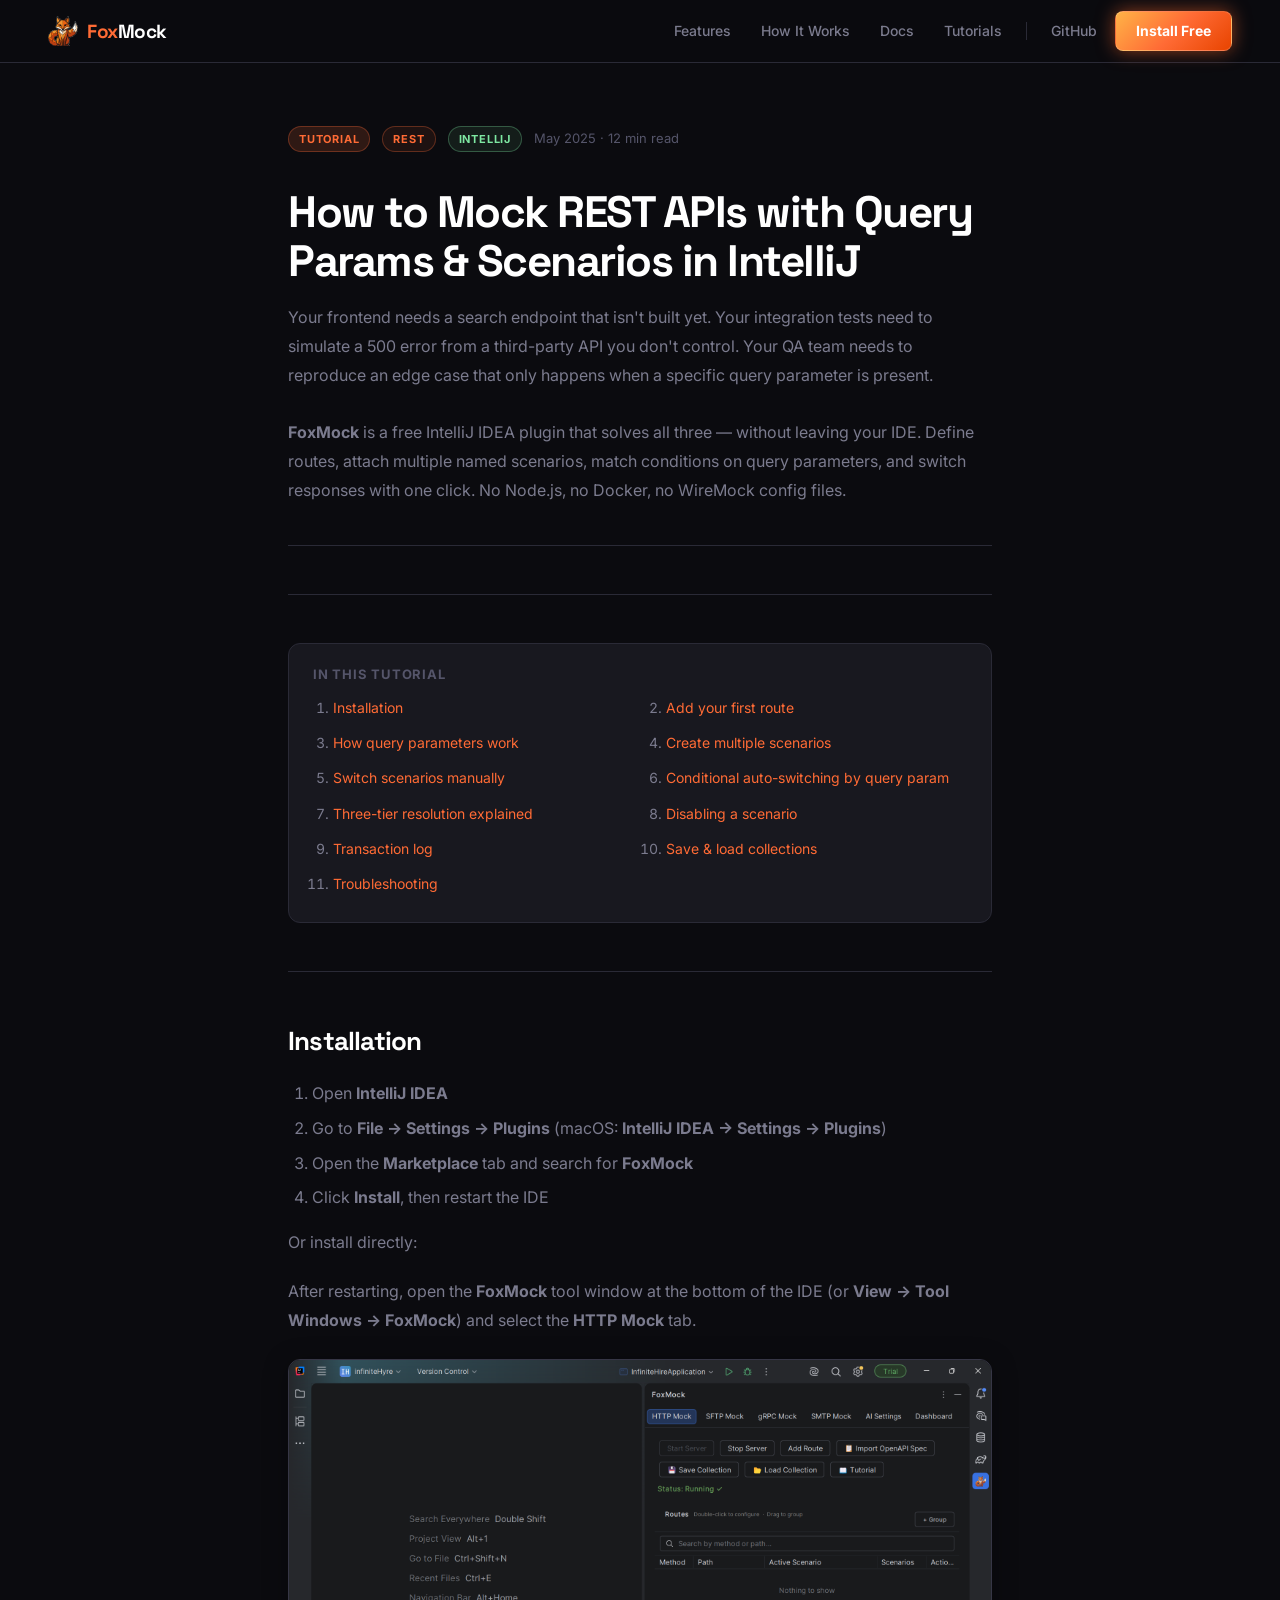
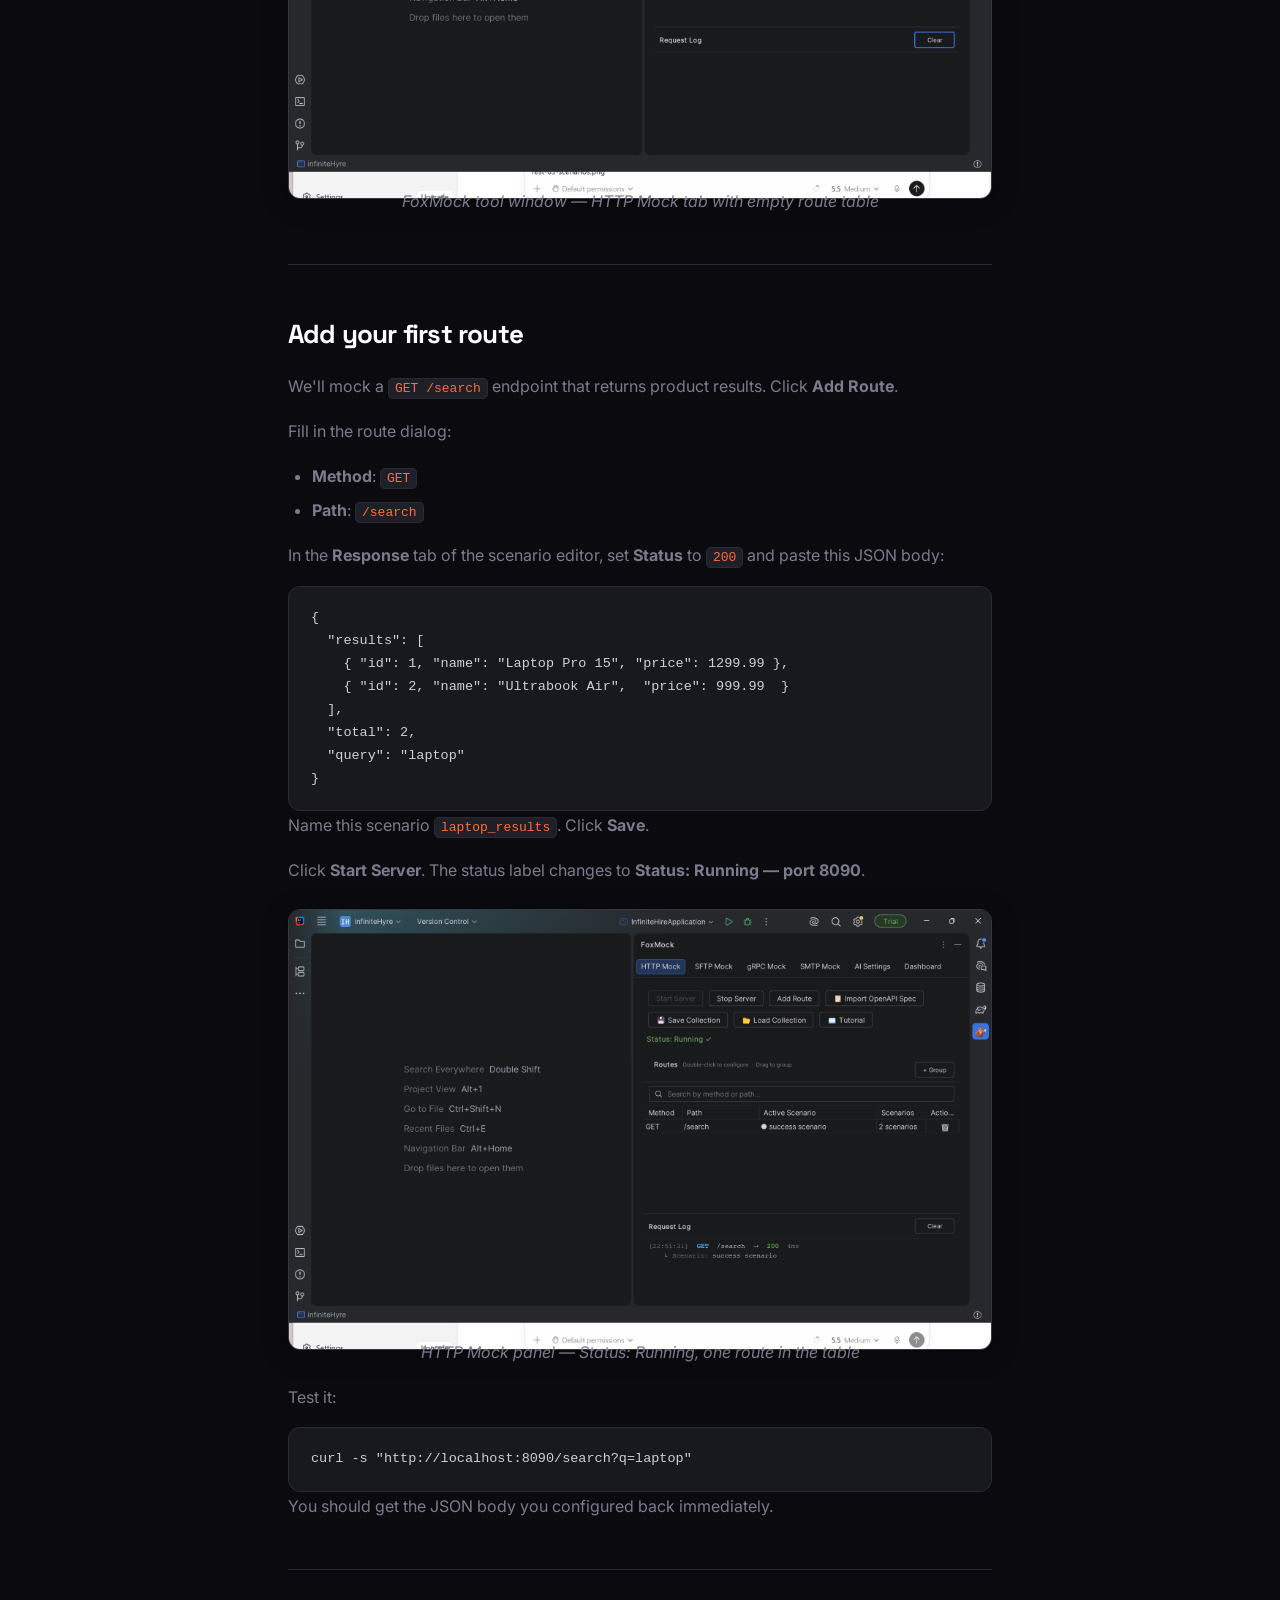
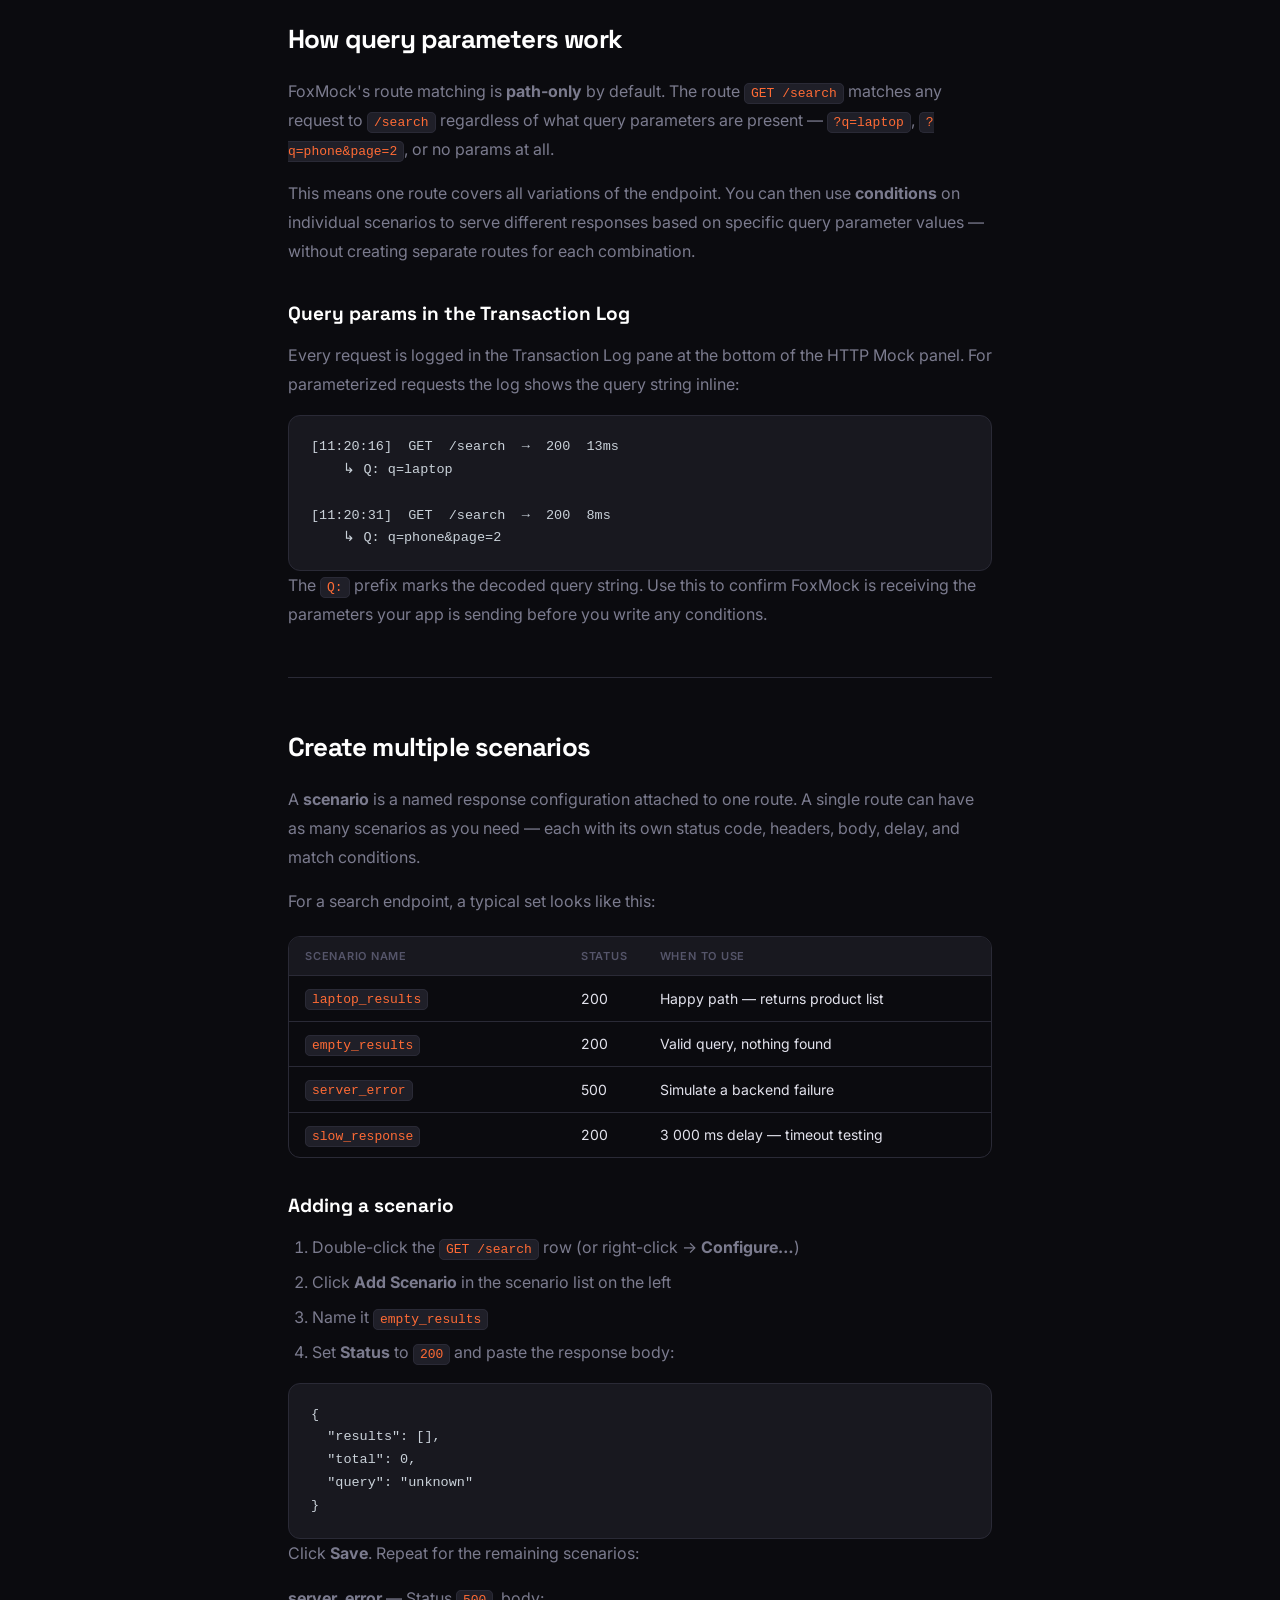
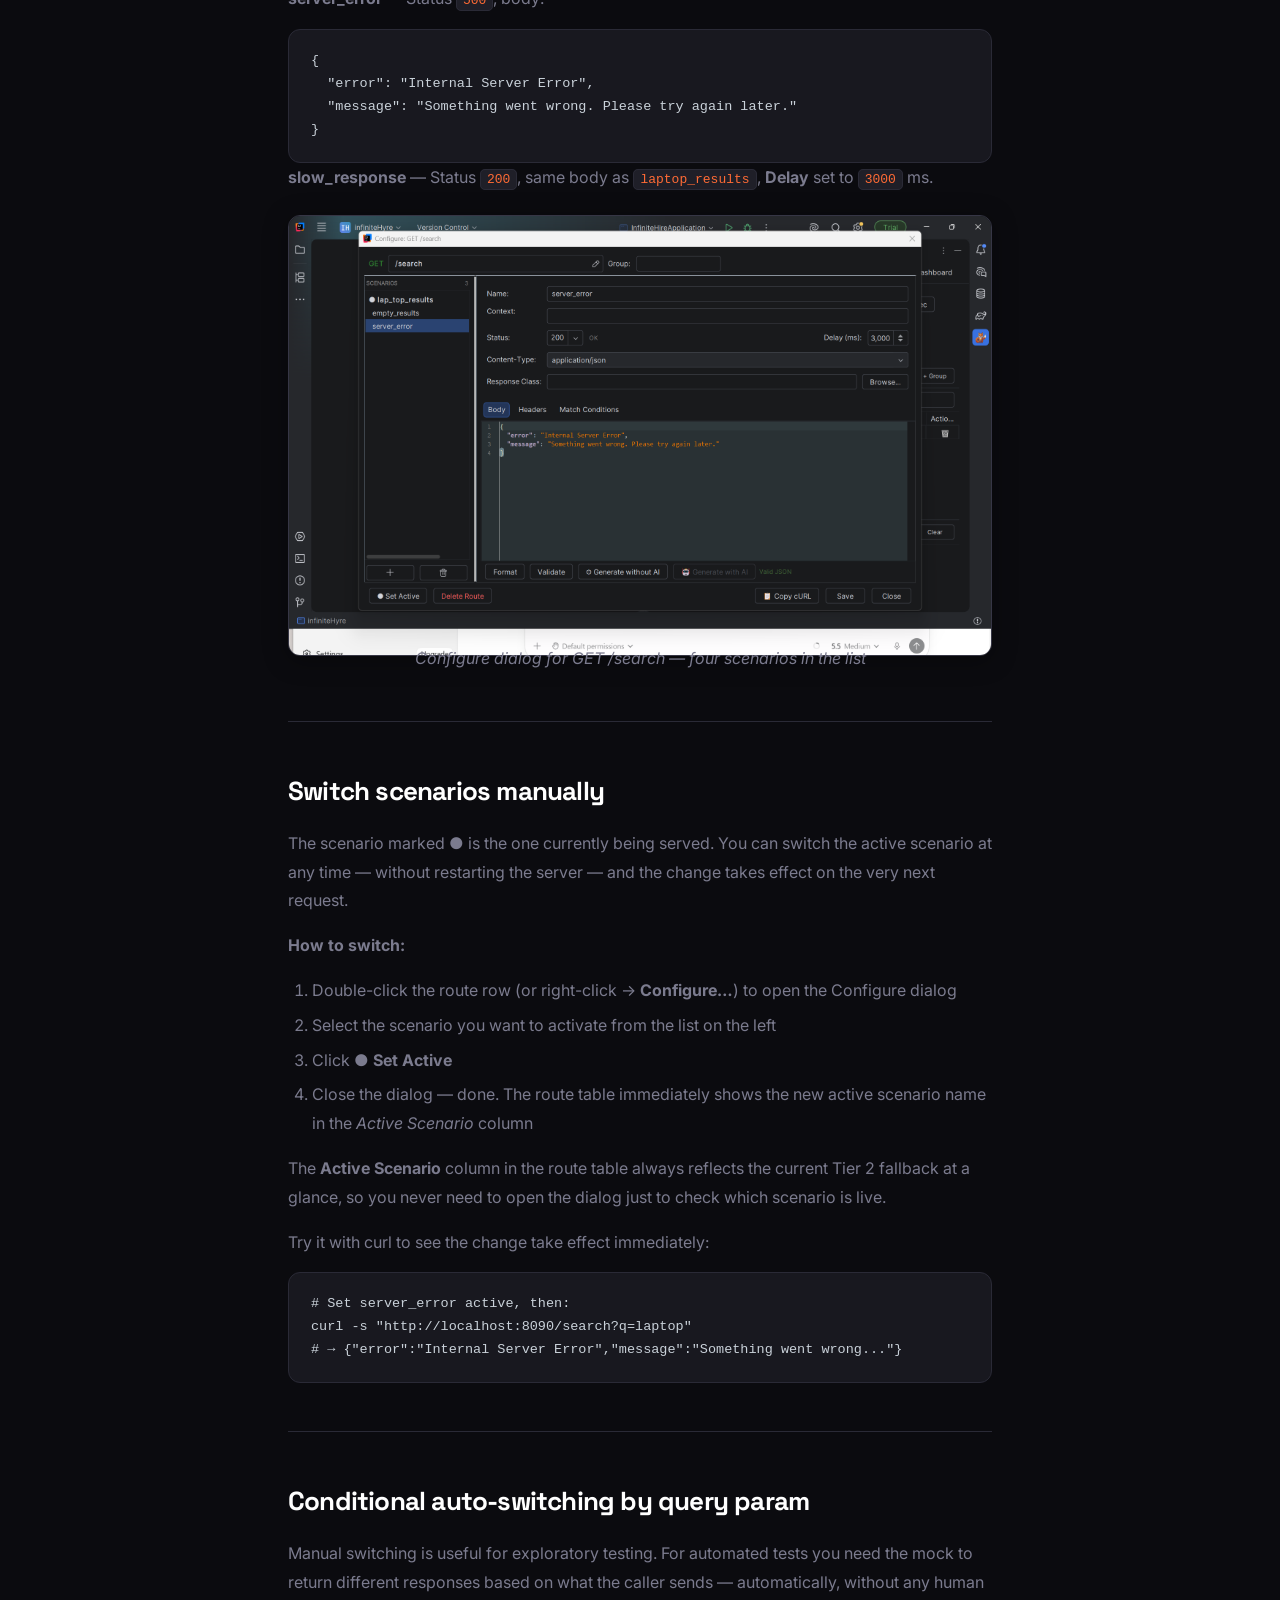
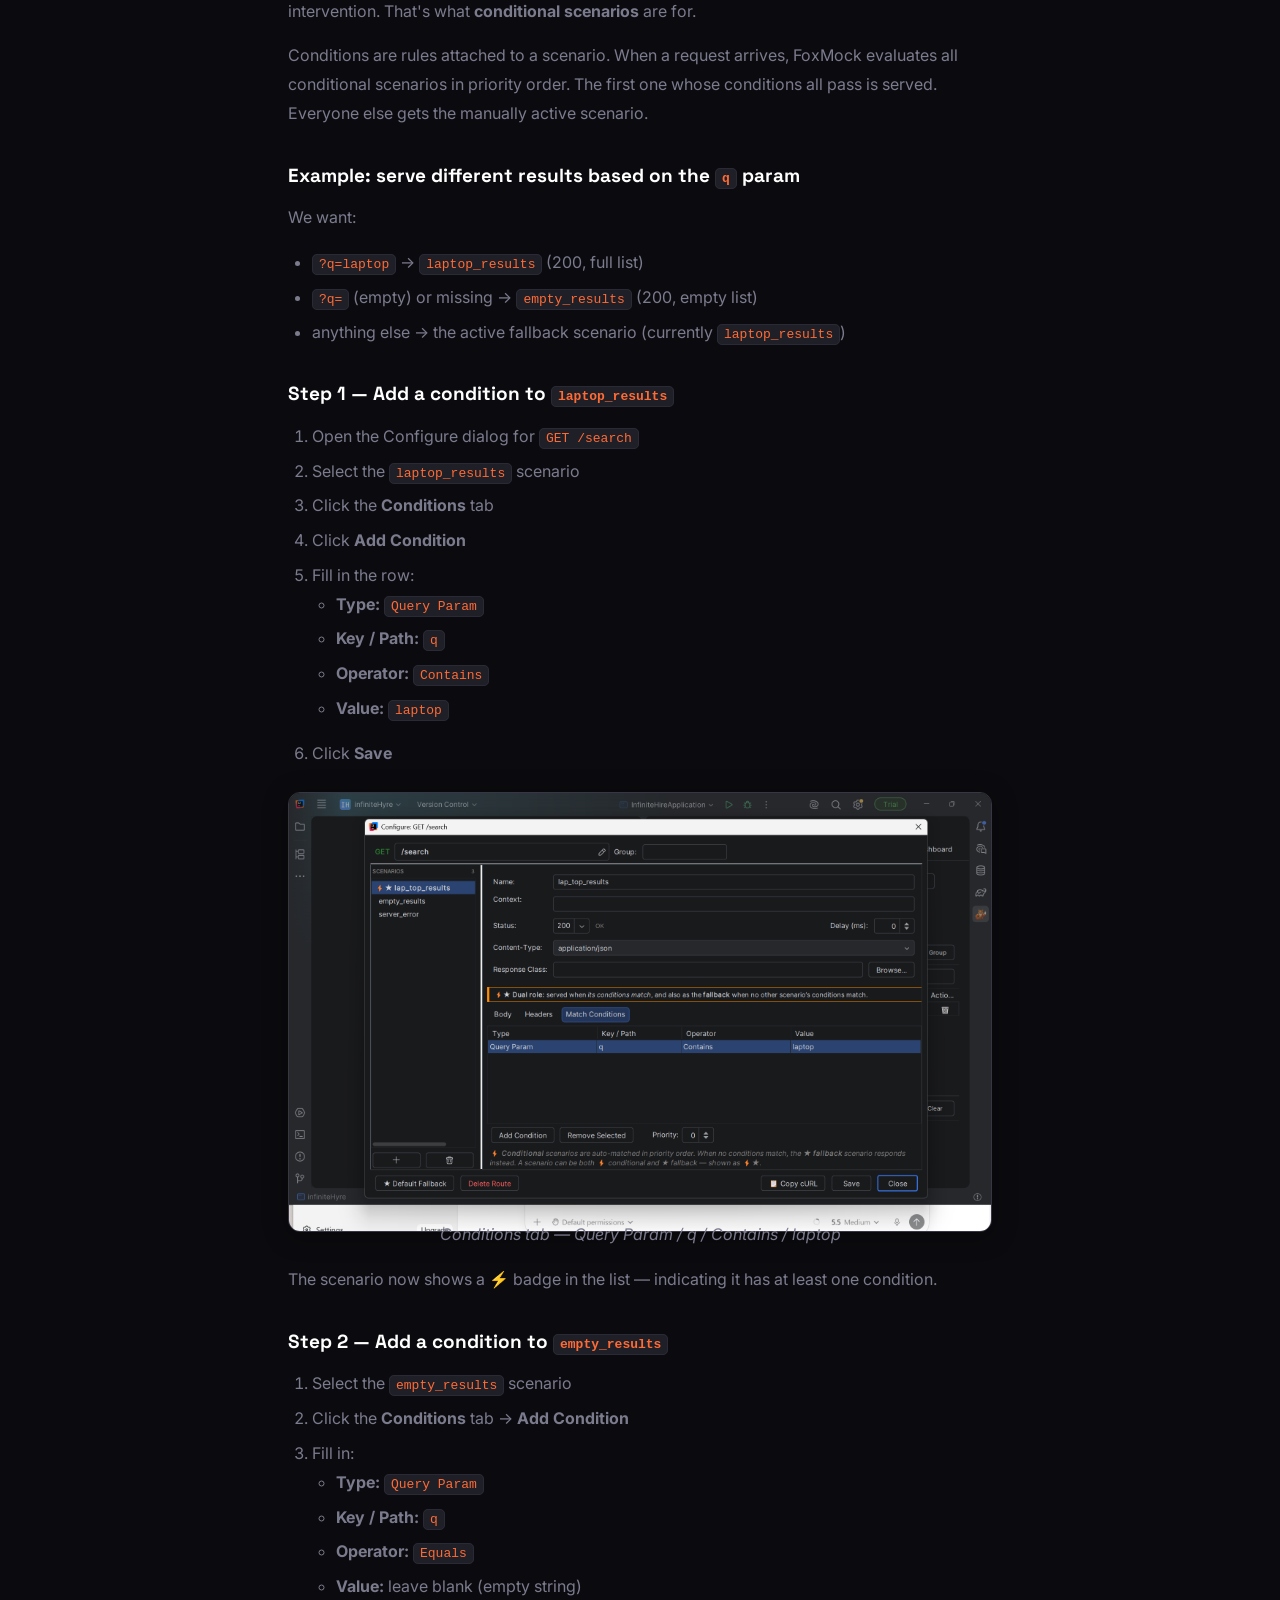
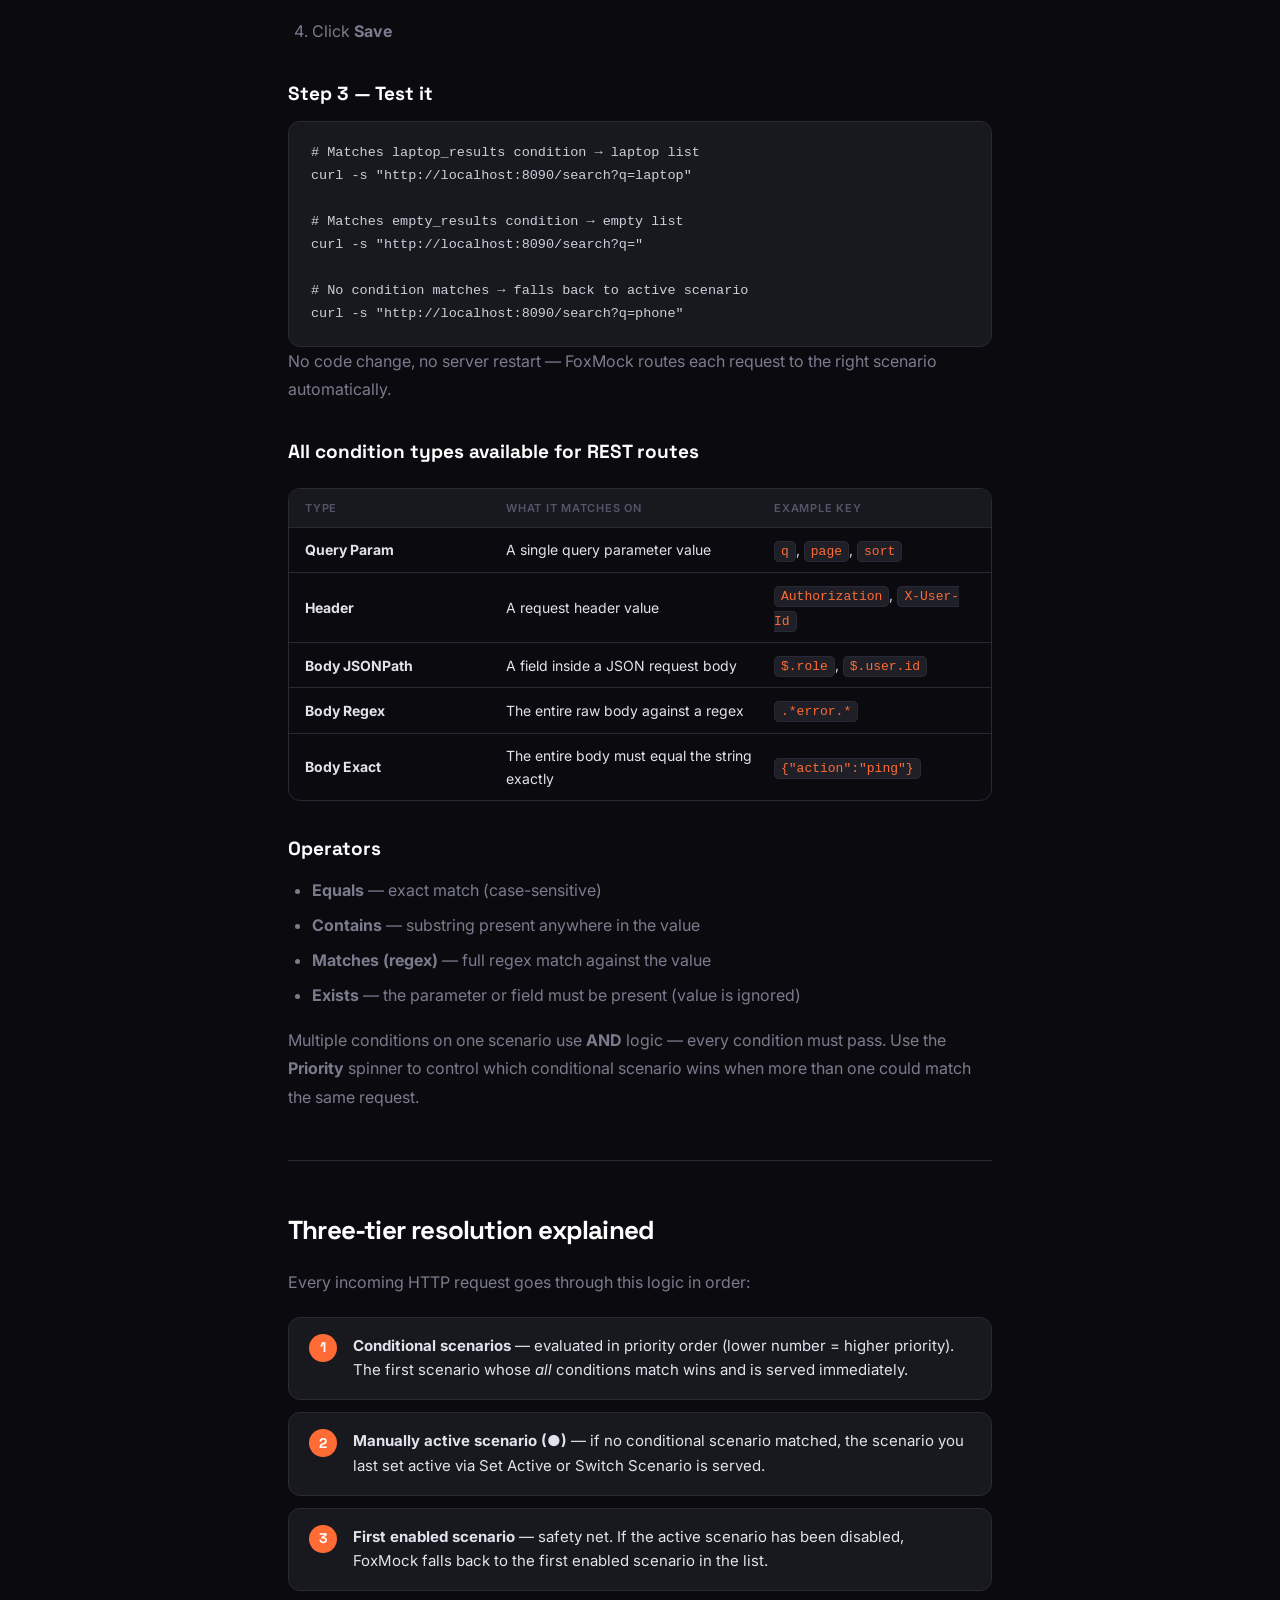
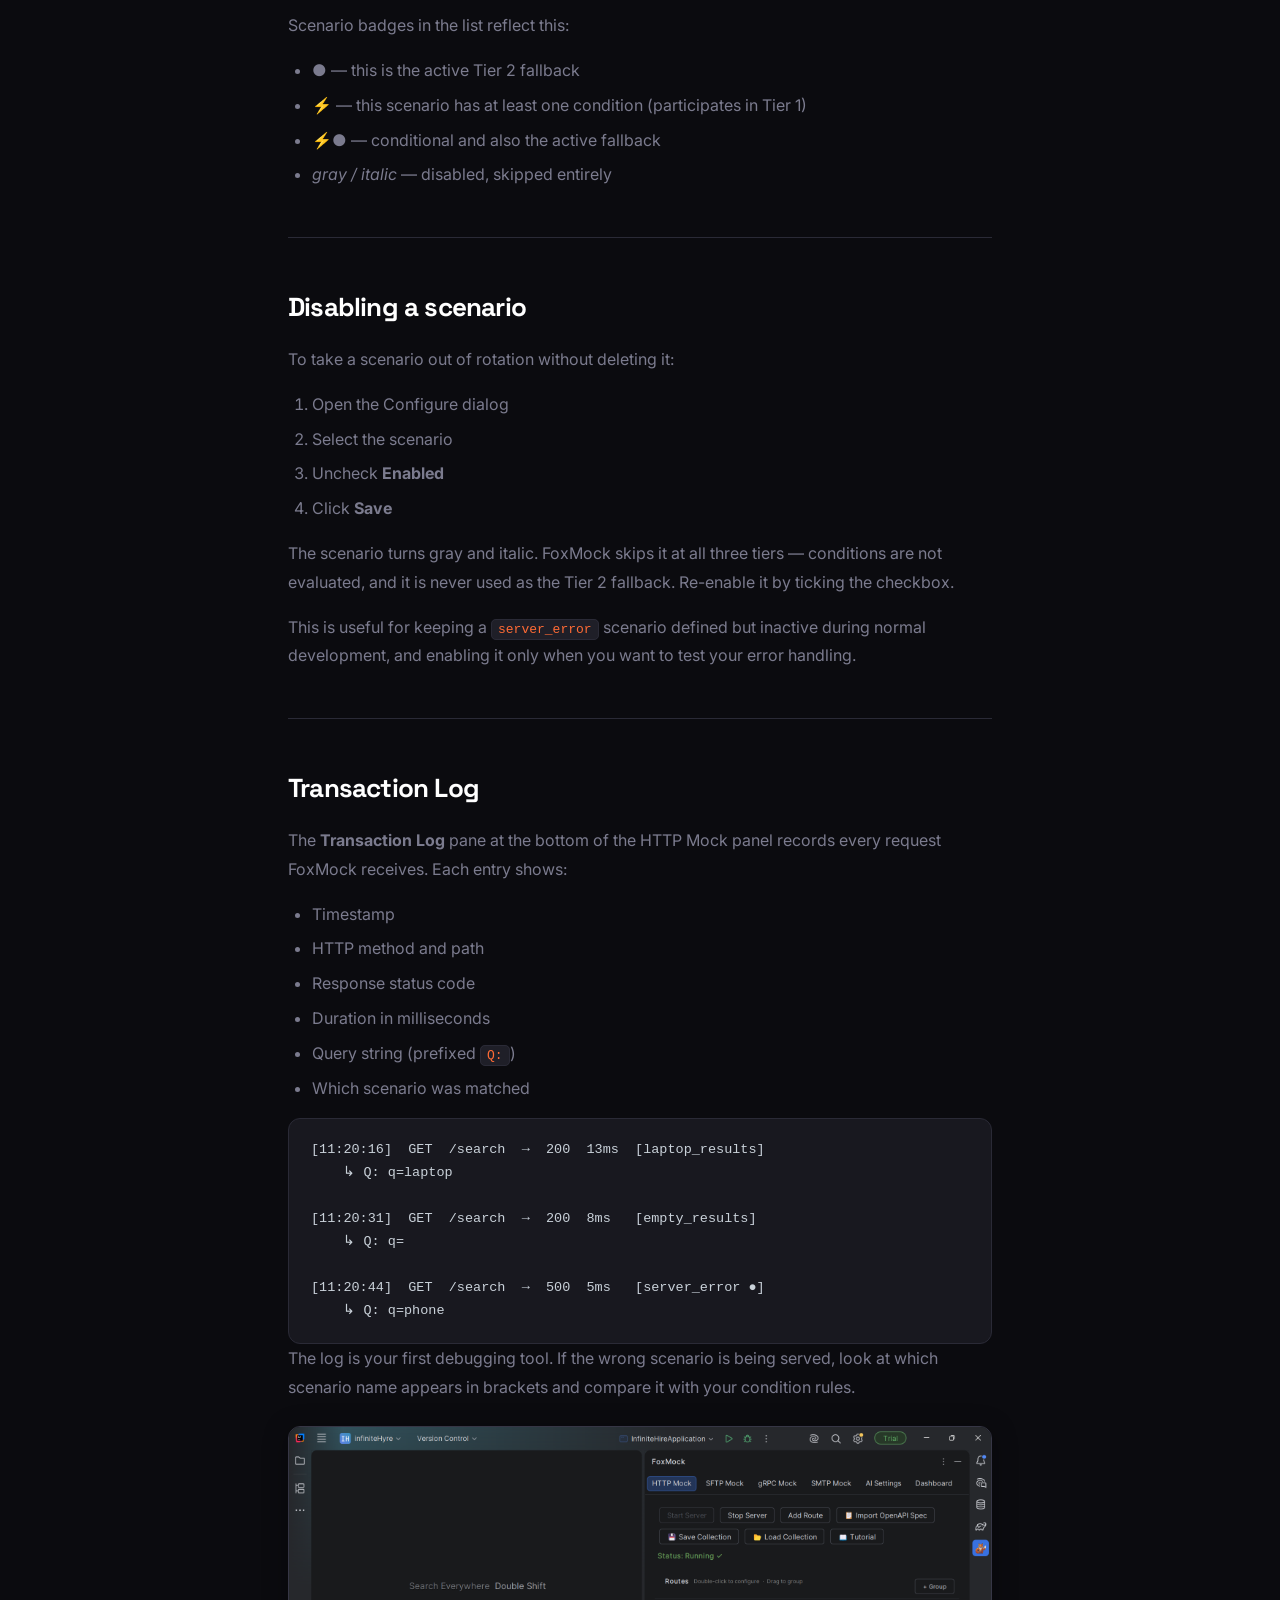
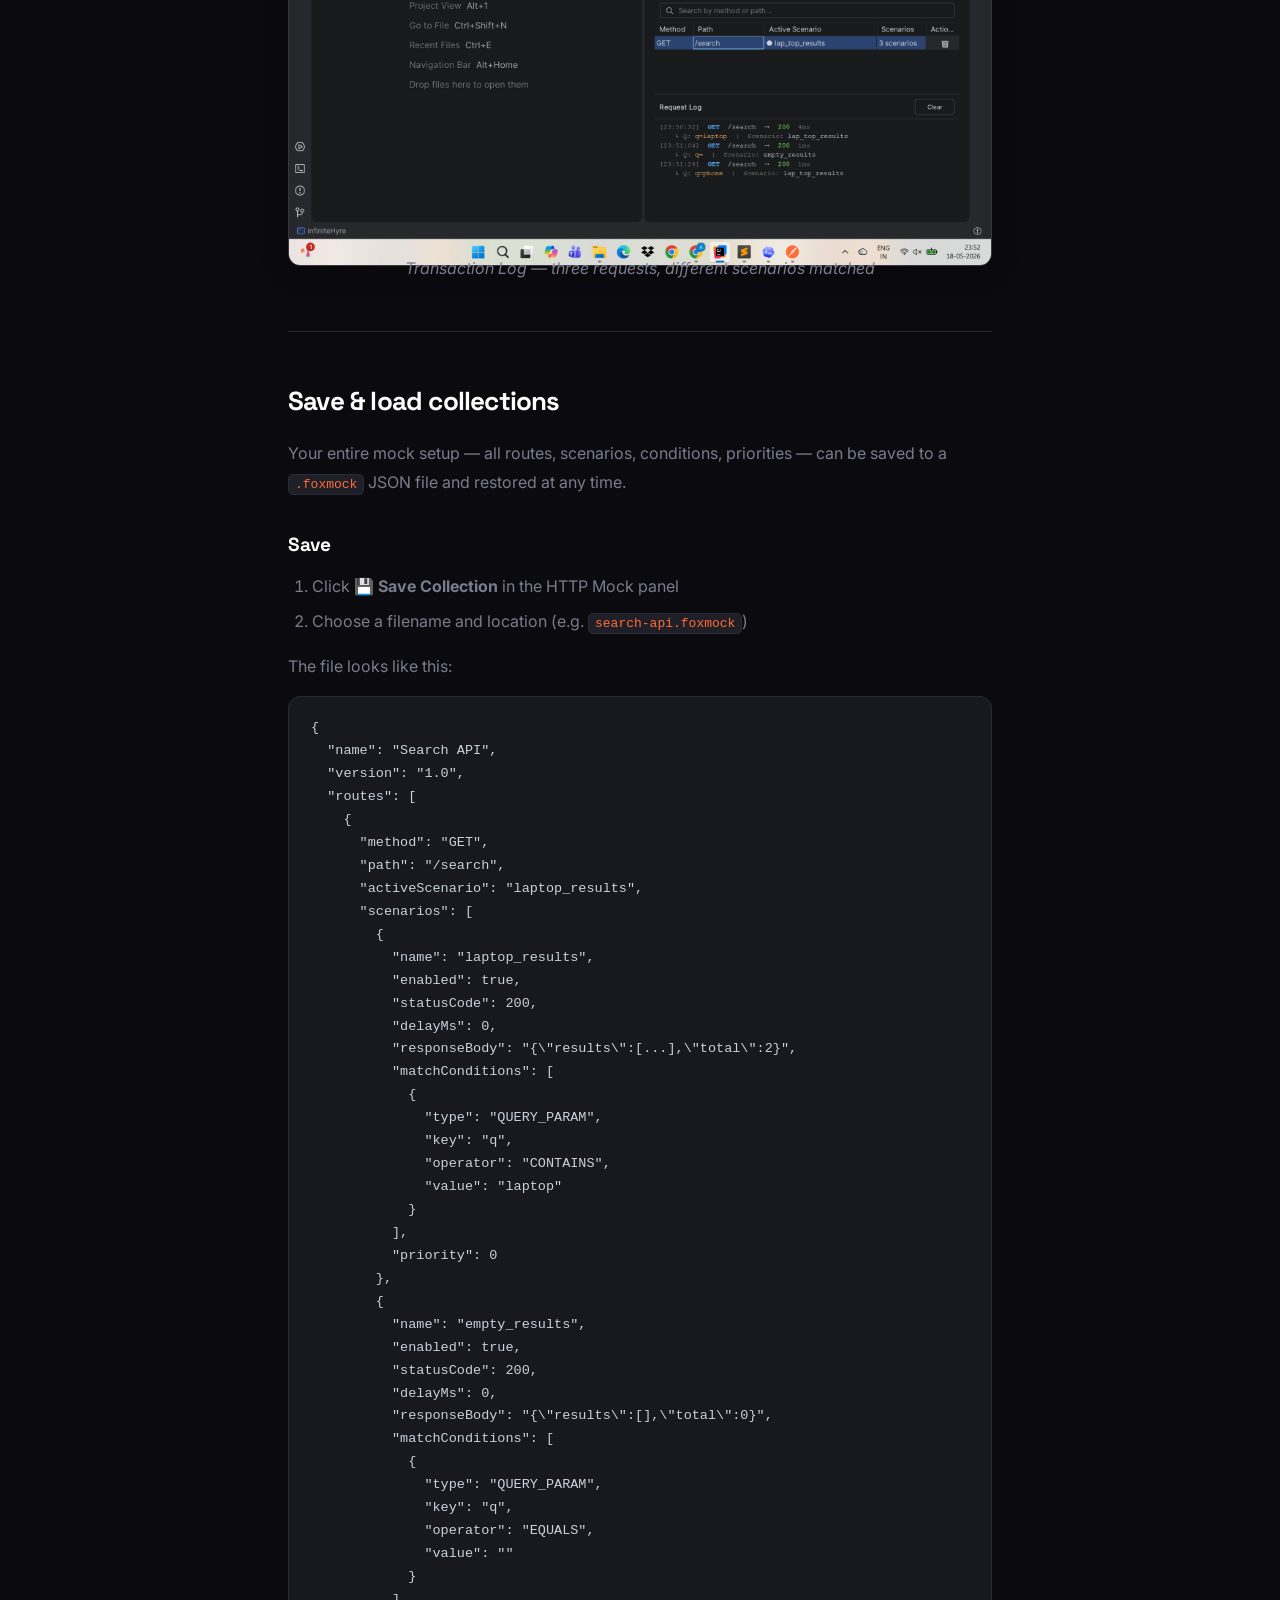
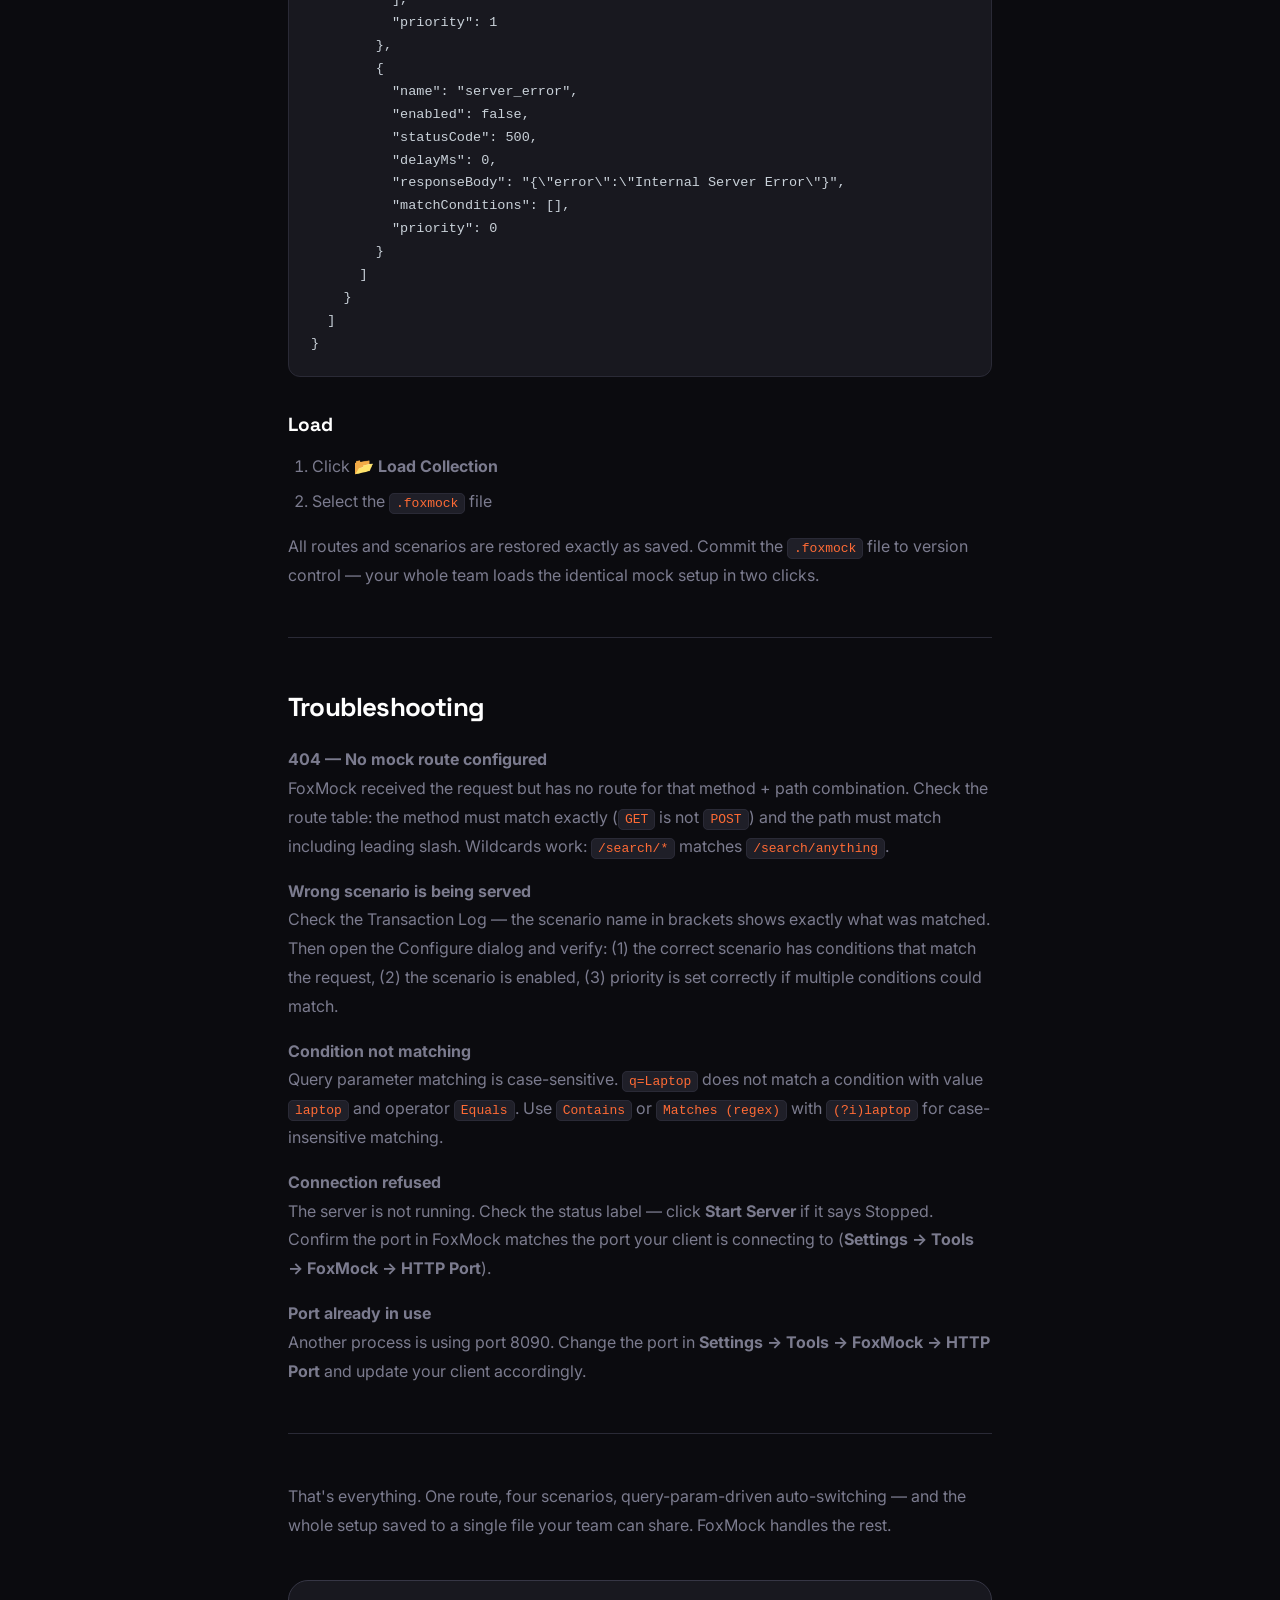
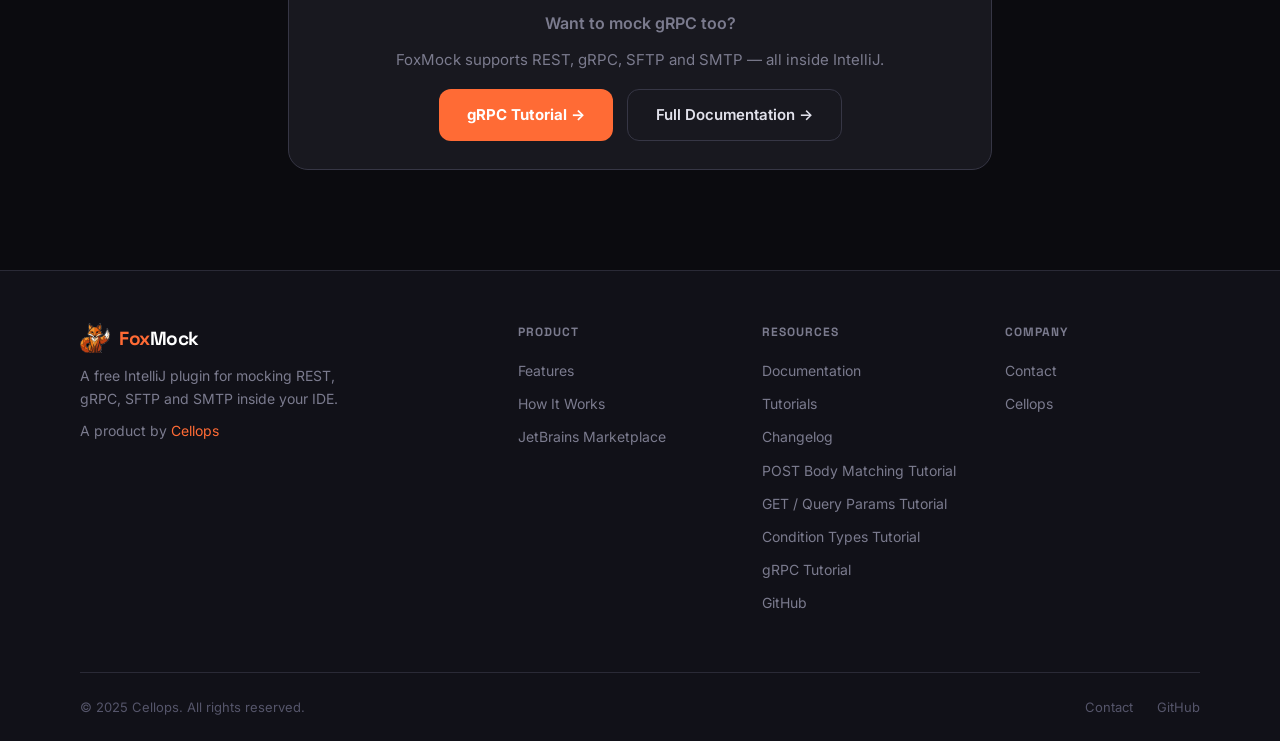
<file: docs/tutorial-rest.html>
<!DOCTYPE html>
<html lang="en">
<head>
  <meta charset="UTF-8" />
  <meta name="viewport" content="width=device-width, initial-scale=1.0" />
  <title>How to Mock REST APIs with Query Params &amp; Scenarios in IntelliJ — FoxMock</title>
  <meta name="description" content="Step-by-step guide to mocking REST endpoints in IntelliJ with FoxMock. Covers query parameter matching, multiple scenarios, conditional auto-switching, and save/load collections." />
  <link rel="preconnect" href="https://fonts.googleapis.com" />
  <link rel="preconnect" href="https://fonts.gstatic.com" crossorigin />
  <link href="https://fonts.googleapis.com/css2?family=Inter:ital,opsz,wght@0,14..32,400;0,14..32,500;0,14..32,600;0,14..32,700;0,14..32,800&family=Space+Grotesk:wght@500;600;700&display=swap" rel="stylesheet" />

  <!-- Canonical -->
  <link rel="canonical" href="https://fox-mock.com/tutorial-rest.html" />

  <!-- Open Graph -->
  <meta property="og:type" content="article" />
  <meta property="og:site_name" content="FoxMock" />
  <meta property="og:title" content="How to Mock REST APIs with Query Params &amp; Scenarios in IntelliJ — FoxMock" />
  <meta property="og:description" content="Step-by-step guide to mocking REST endpoints in IntelliJ with FoxMock. Covers query parameter matching, multiple scenarios, conditional auto-switching, and save/load collections." />
  <meta property="og:url" content="https://fox-mock.com/tutorial-rest.html" />
  <meta property="og:image" content="https://fox-mock.com/og-image.png" />
  <meta property="og:image:width" content="1200" />
  <meta property="og:image:height" content="630" />
  <meta property="og:image:alt" content="How to Mock REST APIs in IntelliJ — FoxMock Tutorial" />

  <!-- Twitter Card -->
  <meta name="twitter:card" content="summary_large_image" />
  <meta name="twitter:title" content="How to Mock REST APIs with Query Params &amp; Scenarios in IntelliJ" />
  <meta name="twitter:description" content="Step-by-step: use FoxMock to mock REST endpoints with query param matching, multiple scenarios, and conditional auto-switching." />
  <meta name="twitter:image" content="https://fox-mock.com/og-image.png" />

  <!-- Extra SEO -->
  <meta name="robots" content="index, follow" />
  <meta name="author" content="Cellops" />
  <meta name="theme-color" content="#0B0B0F" />

  <!-- JSON-LD: TechArticle + BreadcrumbList -->
  <script type="application/ld+json">
  {
    "@context": "https://schema.org",
    "@type": "TechArticle",
    "headline": "How to Mock REST APIs with Query Params and Scenarios in IntelliJ",
    "description": "Step-by-step guide to mocking REST endpoints in IntelliJ with FoxMock. Covers query parameter matching, multiple scenarios, conditional auto-switching, and save/load collections.",
    "url": "https://fox-mock.com/tutorial-rest.html",
    "author": { "@type": "Organization", "name": "Cellops", "url": "https://cellops.com" },
    "publisher": { "@type": "Organization", "name": "Cellops", "url": "https://cellops.com" },
    "breadcrumb": {
      "@type": "BreadcrumbList",
      "itemListElement": [
        { "@type": "ListItem", "position": 1, "name": "Home", "item": "https://fox-mock.com/" },
        { "@type": "ListItem", "position": 2, "name": "Tutorials", "item": "https://fox-mock.com/tutorial-rest.html" },
        { "@type": "ListItem", "position": 3, "name": "REST Tutorial", "item": "https://fox-mock.com/tutorial-rest.html" }
      ]
    }
  }
  </script>

  <link rel="stylesheet" href="style.css" />
  <script src="https://plugins.jetbrains.com/assets/scripts/mp-widget.js"></script>
</head>

<body>

<!-- NAVIGATION -->
<nav>
  <div class="nav-inner">
    <a href="index.html" class="logo">
      <img src="foxmock-logo.svg" alt="FoxMock" class="logo-icon" />
      <span class="logo-wordmark"><span class="logo-fox">Fox</span><span class="logo-mock">Mock</span></span>
    </a>
    <div class="nav-links">
      <a href="index.html#features">Features</a>
      <a href="index.html#how-it-works">How It Works</a>
      <a href="docs.html">Docs</a>
      <a href="tutorials.html">Tutorials</a>
      <div class="nav-sep"></div>
      <a href="https://github.com/YOUR_GITHUB/foxmock" target="_blank">GitHub</a>
      <a href="https://plugins.jetbrains.com/plugin/31488" target="_blank" class="btn-nav">Install Free</a>
    </div>
    <button class="nav-mobile-btn" id="nav-mobile-btn" aria-label="Open menu" aria-expanded="false">
      <span class="hamburger-line"></span>
      <span class="hamburger-line"></span>
      <span class="hamburger-line"></span>
    </button>
  </div>
  <div class="nav-mobile-menu" id="nav-mobile-menu">
    <a href="index.html#features">Features</a>
    <a href="index.html#how-it-works">How It Works</a>
    <a href="docs.html">Docs</a>
    <a href="tutorials.html">Tutorials</a>
    <a href="https://github.com/YOUR_GITHUB/foxmock" target="_blank">GitHub</a>
    <a href="https://plugins.jetbrains.com/plugin/31488" target="_blank" class="btn-mobile-install">Install Free</a>
  </div>
</nav>

<!-- ARTICLE -->
<article class="article-wrap">

  <div class="article-meta">
    <span class="article-tag">Tutorial</span>
    <span class="article-tag" style="color:#FF6B35;background:rgba(255,107,53,0.08);border-color:rgba(255,107,53,0.3);">REST</span>
    <span class="article-tag" style="color:#7EE8A2;background:rgba(126,232,162,0.08);border-color:rgba(126,232,162,0.3);">IntelliJ</span>
    <span class="article-date">May 2025 · 12 min read</span>
  </div>

  <h1>How to Mock REST APIs with Query Params &amp; Scenarios in IntelliJ</h1>

  <p class="article-intro">
    Your frontend needs a search endpoint that isn't built yet. Your integration tests need to simulate
    a 500 error from a third-party API you don't control. Your QA team needs to reproduce an edge case
    that only happens when a specific query parameter is present.<br/><br/>
    <strong>FoxMock</strong> is a free IntelliJ IDEA plugin that solves all three — without leaving
    your IDE. Define routes, attach multiple named scenarios, match conditions on query parameters, and
    switch responses with one click. No Node.js, no Docker, no WireMock config files.
  </p>

  <hr/>

  <!-- TOC -->
  <div class="article-toc">
    <strong>In this tutorial</strong>
    <ol>
      <li><a href="#install">Installation</a></li>
      <li><a href="#first-route">Add your first route</a></li>
      <li><a href="#query-params">How query parameters work</a></li>
      <li><a href="#multiple-scenarios">Create multiple scenarios</a></li>
      <li><a href="#switch-scenarios">Switch scenarios manually</a></li>
      <li><a href="#conditional">Conditional auto-switching by query param</a></li>
      <li><a href="#three-tier">Three-tier resolution explained</a></li>
      <li><a href="#disable">Disabling a scenario</a></li>
      <li><a href="#transaction-log">Transaction log</a></li>
      <li><a href="#save-load">Save &amp; load collections</a></li>
      <li><a href="#troubleshooting">Troubleshooting</a></li>
    </ol>
  </div>

  <hr/>

  <!-- INSTALLATION -->
  <h2 id="install">Installation</h2>

  <ol>
    <li>Open <strong>IntelliJ IDEA</strong></li>
    <li>Go to <strong>File → Settings → Plugins</strong> (macOS: <strong>IntelliJ IDEA → Settings → Plugins</strong>)</li>
    <li>Open the <strong>Marketplace</strong> tab and search for <strong>FoxMock</strong></li>
    <li>Click <strong>Install</strong>, then restart the IDE</li>
  </ol>

  <p>Or install directly:</p>
  <div style="margin:20px 0;">
    <div id="tutorial-install-widget"></div>
  </div>

  <p>After restarting, open the <strong>FoxMock</strong> tool window at the bottom of the IDE
  (or <strong>View → Tool Windows → FoxMock</strong>) and select the <strong>HTTP Mock</strong> tab.</p>

  <img src="assets/tutorial-rest/screenshot-placeholder-rest-01-panel.png"
       alt="FoxMock HTTP Mock panel — empty route table"
       class="tutorial-screenshot" />
  <p class="img-caption">FoxMock tool window — HTTP Mock tab with empty route table</p>

  <hr/>

  <!-- FIRST ROUTE -->
  <h2 id="first-route">Add your first route</h2>

  <p>We'll mock a <code>GET /search</code> endpoint that returns product results. Click <strong>Add Route</strong>.</p>

  <p>Fill in the route dialog:</p>
  <ul>
    <li><strong>Method</strong>: <code>GET</code></li>
    <li><strong>Path</strong>: <code>/search</code></li>
  </ul>

  <p>In the <strong>Response</strong> tab of the scenario editor, set <strong>Status</strong> to
  <code>200</code> and paste this JSON body:</p>

<pre>{
  "results": [
    { "id": 1, "name": "Laptop Pro 15", "price": 1299.99 },
    { "id": 2, "name": "Ultrabook Air",  "price": 999.99  }
  ],
  "total": 2,
  "query": "laptop"
}</pre>

  <p>Name this scenario <code>laptop_results</code>. Click <strong>Save</strong>.</p>

  <p>Click <strong>Start Server</strong>. The status label changes to
  <strong>Status: Running — port 8090</strong>.</p>

  <img src="assets/tutorial-rest/screenshot-placeholder-rest-02-running.png"
       alt="HTTP Mock panel — Status: Running, route in table"
       class="tutorial-screenshot" />
  <p class="img-caption">HTTP Mock panel — Status: Running, one route in the table</p>

  <p>Test it:</p>

<pre>curl -s "http://localhost:8090/search?q=laptop"</pre>

  <p>You should get the JSON body you configured back immediately.</p>

  <hr/>

  <!-- QUERY PARAMS -->
  <h2 id="query-params">How query parameters work</h2>

  <p>FoxMock's route matching is <strong>path-only</strong> by default. The route <code>GET /search</code>
  matches any request to <code>/search</code> regardless of what query parameters are present —
  <code>?q=laptop</code>, <code>?q=phone&amp;page=2</code>, or no params at all.</p>

  <p>This means one route covers all variations of the endpoint. You can then use
  <strong>conditions</strong> on individual scenarios to serve different responses based on specific
  query parameter values — without creating separate routes for each combination.</p>

  <h3>Query params in the Transaction Log</h3>

  <p>Every request is logged in the Transaction Log pane at the bottom of the HTTP Mock panel.
  For parameterized requests the log shows the query string inline:</p>

<pre>[11:20:16]  GET  /search  →  200  13ms
    ↳ Q: q=laptop

[11:20:31]  GET  /search  →  200  8ms
    ↳ Q: q=phone&amp;page=2</pre>

  <p>The <code>Q:</code> prefix marks the decoded query string. Use this to confirm FoxMock is
  receiving the parameters your app is sending before you write any conditions.</p>

  <hr/>

  <!-- MULTIPLE SCENARIOS -->
  <h2 id="multiple-scenarios">Create multiple scenarios</h2>

  <p>A <strong>scenario</strong> is a named response configuration attached to one route. A single
  route can have as many scenarios as you need — each with its own status code, headers, body, delay,
  and match conditions.</p>

  <p>For a search endpoint, a typical set looks like this:</p>

  <div class="scenario-table">
    <div class="scenario-table-row header">
      <span>Scenario name</span><span>Status</span><span>When to use</span>
    </div>
    <div class="scenario-table-row">
      <span><code>laptop_results</code></span><span>200</span><span>Happy path — returns product list</span>
    </div>
    <div class="scenario-table-row">
      <span><code>empty_results</code></span><span>200</span><span>Valid query, nothing found</span>
    </div>
    <div class="scenario-table-row">
      <span><code>server_error</code></span><span>500</span><span>Simulate a backend failure</span>
    </div>
    <div class="scenario-table-row">
      <span><code>slow_response</code></span><span>200</span><span>3 000 ms delay — timeout testing</span>
    </div>
  </div>

  <h3>Adding a scenario</h3>

  <ol>
    <li>Double-click the <code>GET /search</code> row (or right-click → <strong>Configure…</strong>)</li>
    <li>Click <strong>Add Scenario</strong> in the scenario list on the left</li>
    <li>Name it <code>empty_results</code></li>
    <li>Set <strong>Status</strong> to <code>200</code> and paste the response body:</li>
  </ol>

<pre>{
  "results": [],
  "total": 0,
  "query": "unknown"
}</pre>

  <p>Click <strong>Save</strong>. Repeat for the remaining scenarios:</p>

  <p><strong>server_error</strong> — Status <code>500</code>, body:</p>
<pre>{
  "error": "Internal Server Error",
  "message": "Something went wrong. Please try again later."
}</pre>

  <p><strong>slow_response</strong> — Status <code>200</code>, same body as
  <code>laptop_results</code>, <strong>Delay</strong> set to <code>3000</code> ms.</p>

  <img src="assets/tutorial-rest/screenshot-placeholder-rest-03-scenarios.png"
       alt="Configure dialog for GET /search — four scenarios in the list"
       class="tutorial-screenshot" />
  <p class="img-caption">Configure dialog for GET /search — four scenarios in the list</p>

  <hr/>

  <!-- SWITCH SCENARIOS -->
  <h2 id="switch-scenarios">Switch scenarios manually</h2>

  <p>The scenario marked <strong>●</strong> is the one currently being served. You can switch the
  active scenario at any time — without restarting the server — and the change takes effect on the
  very next request.</p>

  <p><strong>How to switch:</strong></p>
  <ol>
    <li>Double-click the route row (or right-click → <strong>Configure…</strong>) to open the
    Configure dialog</li>
    <li>Select the scenario you want to activate from the list on the left</li>
    <li>Click <strong>● Set Active</strong></li>
    <li>Close the dialog — done. The route table immediately shows the new active scenario name
    in the <em>Active Scenario</em> column</li>
  </ol>

  <p>The <strong>Active Scenario</strong> column in the route table always reflects the current
  Tier 2 fallback at a glance, so you never need to open the dialog just to check which scenario
  is live.</p>

  <p>Try it with curl to see the change take effect immediately:</p>

<pre># Set server_error active, then:
curl -s "http://localhost:8090/search?q=laptop"
# → {"error":"Internal Server Error","message":"Something went wrong..."}</pre>

  <hr/>

  <!-- CONDITIONAL -->
  <h2 id="conditional">Conditional auto-switching by query param</h2>

  <p>Manual switching is useful for exploratory testing. For automated tests you need the mock to
  return different responses based on what the caller sends — automatically, without any human
  intervention. That's what <strong>conditional scenarios</strong> are for.</p>

  <p>Conditions are rules attached to a scenario. When a request arrives, FoxMock evaluates all
  conditional scenarios in priority order. The first one whose conditions all pass is served.
  Everyone else gets the manually active scenario.</p>

  <h3>Example: serve different results based on the <code>q</code> param</h3>

  <p>We want:</p>
  <ul>
    <li><code>?q=laptop</code> → <code>laptop_results</code> (200, full list)</li>
    <li><code>?q=</code> (empty) or missing → <code>empty_results</code> (200, empty list)</li>
    <li>anything else → the active fallback scenario (currently <code>laptop_results</code>)</li>
  </ul>

  <h3>Step 1 — Add a condition to <code>laptop_results</code></h3>

  <ol>
    <li>Open the Configure dialog for <code>GET /search</code></li>
    <li>Select the <code>laptop_results</code> scenario</li>
    <li>Click the <strong>Conditions</strong> tab</li>
    <li>Click <strong>Add Condition</strong></li>
    <li>Fill in the row:
      <ul>
        <li><strong>Type:</strong> <code>Query Param</code></li>
        <li><strong>Key / Path:</strong> <code>q</code></li>
        <li><strong>Operator:</strong> <code>Contains</code></li>
        <li><strong>Value:</strong> <code>laptop</code></li>
      </ul>
    </li>
    <li>Click <strong>Save</strong></li>
  </ol>

  <img src="assets/tutorial-rest/screenshot-placeholder-rest-05-condition.png"
       alt="Conditions tab — Query Param / q / Contains / laptop"
       class="tutorial-screenshot" />
  <p class="img-caption">Conditions tab — Query Param / q / Contains / laptop</p>

  <p>The scenario now shows a <strong>⚡</strong> badge in the list — indicating it has at least
  one condition.</p>

  <h3>Step 2 — Add a condition to <code>empty_results</code></h3>

  <ol>
    <li>Select the <code>empty_results</code> scenario</li>
    <li>Click the <strong>Conditions</strong> tab → <strong>Add Condition</strong></li>
    <li>Fill in:
      <ul>
        <li><strong>Type:</strong> <code>Query Param</code></li>
        <li><strong>Key / Path:</strong> <code>q</code></li>
        <li><strong>Operator:</strong> <code>Equals</code></li>
        <li><strong>Value:</strong> leave blank (empty string)</li>
      </ul>
    </li>
    <li>Click <strong>Save</strong></li>
  </ol>

  <h3>Step 3 — Test it</h3>

<pre># Matches laptop_results condition → laptop list
curl -s "http://localhost:8090/search?q=laptop"

# Matches empty_results condition → empty list
curl -s "http://localhost:8090/search?q="

# No condition matches → falls back to active scenario
curl -s "http://localhost:8090/search?q=phone"</pre>

  <p>No code change, no server restart — FoxMock routes each request to the right scenario
  automatically.</p>

  <h3>All condition types available for REST routes</h3>

  <div class="condition-ref-table">
    <div class="crt-row header">
      <span>Type</span><span>What it matches on</span><span>Example key</span>
    </div>
    <div class="crt-row">
      <span><strong>Query Param</strong></span>
      <span>A single query parameter value</span>
      <span><code>q</code>, <code>page</code>, <code>sort</code></span>
    </div>
    <div class="crt-row">
      <span><strong>Header</strong></span>
      <span>A request header value</span>
      <span><code>Authorization</code>, <code>X-User-Id</code></span>
    </div>
    <div class="crt-row">
      <span><strong>Body JSONPath</strong></span>
      <span>A field inside a JSON request body</span>
      <span><code>$.role</code>, <code>$.user.id</code></span>
    </div>
    <div class="crt-row">
      <span><strong>Body Regex</strong></span>
      <span>The entire raw body against a regex</span>
      <span><code>.*error.*</code></span>
    </div>
    <div class="crt-row">
      <span><strong>Body Exact</strong></span>
      <span>The entire body must equal the string exactly</span>
      <span><code>{"action":"ping"}</code></span>
    </div>
  </div>

  <h3>Operators</h3>
  <ul>
    <li><strong>Equals</strong> — exact match (case-sensitive)</li>
    <li><strong>Contains</strong> — substring present anywhere in the value</li>
    <li><strong>Matches (regex)</strong> — full regex match against the value</li>
    <li><strong>Exists</strong> — the parameter or field must be present (value is ignored)</li>
  </ul>

  <p>Multiple conditions on one scenario use <strong>AND</strong> logic — every condition must
  pass. Use the <strong>Priority</strong> spinner to control which conditional scenario wins when
  more than one could match the same request.</p>

  <hr/>

  <!-- THREE TIER -->
  <h2 id="three-tier">Three-tier resolution explained</h2>

  <p>Every incoming HTTP request goes through this logic in order:</p>

  <div class="tier-block">
    <div class="tier">
      <div class="tier-num">1</div>
      <div class="tier-body">
        <strong>Conditional scenarios</strong> — evaluated in priority order (lower number = higher priority).
        The first scenario whose <em>all</em> conditions match wins and is served immediately.
      </div>
    </div>
    <div class="tier">
      <div class="tier-num">2</div>
      <div class="tier-body">
        <strong>Manually active scenario (●)</strong> — if no conditional scenario matched, the scenario
        you last set active via Set Active or Switch Scenario is served.
      </div>
    </div>
    <div class="tier">
      <div class="tier-num">3</div>
      <div class="tier-body">
        <strong>First enabled scenario</strong> — safety net. If the active scenario has been disabled,
        FoxMock falls back to the first enabled scenario in the list.
      </div>
    </div>
  </div>

  <p>Scenario badges in the list reflect this:</p>
  <ul>
    <li><strong>●</strong> — this is the active Tier 2 fallback</li>
    <li><strong>⚡</strong> — this scenario has at least one condition (participates in Tier 1)</li>
    <li><strong>⚡●</strong> — conditional and also the active fallback</li>
    <li><em>gray / italic</em> — disabled, skipped entirely</li>
  </ul>

  <hr/>

  <!-- DISABLE -->
  <h2 id="disable">Disabling a scenario</h2>

  <p>To take a scenario out of rotation without deleting it:</p>

  <ol>
    <li>Open the Configure dialog</li>
    <li>Select the scenario</li>
    <li>Uncheck <strong>Enabled</strong></li>
    <li>Click <strong>Save</strong></li>
  </ol>

  <p>The scenario turns gray and italic. FoxMock skips it at all three tiers — conditions are not
  evaluated, and it is never used as the Tier 2 fallback. Re-enable it by ticking the checkbox.</p>

  <p>This is useful for keeping a <code>server_error</code> scenario defined but inactive during
  normal development, and enabling it only when you want to test your error handling.</p>

  <hr/>

  <!-- TRANSACTION LOG -->
  <h2 id="transaction-log">Transaction Log</h2>

  <p>The <strong>Transaction Log</strong> pane at the bottom of the HTTP Mock panel records every
  request FoxMock receives. Each entry shows:</p>

  <ul>
    <li>Timestamp</li>
    <li>HTTP method and path</li>
    <li>Response status code</li>
    <li>Duration in milliseconds</li>
    <li>Query string (prefixed <code>Q:</code>)</li>
    <li>Which scenario was matched</li>
  </ul>

<pre>[11:20:16]  GET  /search  →  200  13ms  [laptop_results]
    ↳ Q: q=laptop

[11:20:31]  GET  /search  →  200  8ms   [empty_results]
    ↳ Q: q=

[11:20:44]  GET  /search  →  500  5ms   [server_error ●]
    ↳ Q: q=phone</pre>

  <p>The log is your first debugging tool. If the wrong scenario is being served, look at which
  scenario name appears in brackets and compare it with your condition rules.</p>

  <img src="assets/tutorial-rest/screenshot-placeholder-rest-06-log.png"
       alt="Transaction Log — three requests, different scenarios matched"
       class="tutorial-screenshot" />
  <p class="img-caption">Transaction Log — three requests, different scenarios matched</p>

  <hr/>

  <!-- SAVE/LOAD -->
  <h2 id="save-load">Save &amp; load collections</h2>

  <p>Your entire mock setup — all routes, scenarios, conditions, priorities — can be saved to a
  <code>.foxmock</code> JSON file and restored at any time.</p>

  <h3>Save</h3>
  <ol>
    <li>Click <strong>💾 Save Collection</strong> in the HTTP Mock panel</li>
    <li>Choose a filename and location (e.g. <code>search-api.foxmock</code>)</li>
  </ol>

  <p>The file looks like this:</p>

<pre>{
  "name": "Search API",
  "version": "1.0",
  "routes": [
    {
      "method": "GET",
      "path": "/search",
      "activeScenario": "laptop_results",
      "scenarios": [
        {
          "name": "laptop_results",
          "enabled": true,
          "statusCode": 200,
          "delayMs": 0,
          "responseBody": "{\"results\":[...],\"total\":2}",
          "matchConditions": [
            {
              "type": "QUERY_PARAM",
              "key": "q",
              "operator": "CONTAINS",
              "value": "laptop"
            }
          ],
          "priority": 0
        },
        {
          "name": "empty_results",
          "enabled": true,
          "statusCode": 200,
          "delayMs": 0,
          "responseBody": "{\"results\":[],\"total\":0}",
          "matchConditions": [
            {
              "type": "QUERY_PARAM",
              "key": "q",
              "operator": "EQUALS",
              "value": ""
            }
          ],
          "priority": 1
        },
        {
          "name": "server_error",
          "enabled": false,
          "statusCode": 500,
          "delayMs": 0,
          "responseBody": "{\"error\":\"Internal Server Error\"}",
          "matchConditions": [],
          "priority": 0
        }
      ]
    }
  ]
}</pre>

  <h3>Load</h3>
  <ol>
    <li>Click <strong>📂 Load Collection</strong></li>
    <li>Select the <code>.foxmock</code> file</li>
  </ol>

  <p>All routes and scenarios are restored exactly as saved. Commit the <code>.foxmock</code> file to
  version control — your whole team loads the identical mock setup in two clicks.</p>

  <hr/>

  <!-- TROUBLESHOOTING -->
  <h2 id="troubleshooting">Troubleshooting</h2>

  <p><strong>404 — No mock route configured</strong><br/>
  FoxMock received the request but has no route for that method + path combination. Check the route
  table: the method must match exactly (<code>GET</code> is not <code>POST</code>) and the path must
  match including leading slash. Wildcards work: <code>/search/*</code> matches
  <code>/search/anything</code>.</p>

  <p><strong>Wrong scenario is being served</strong><br/>
  Check the Transaction Log — the scenario name in brackets shows exactly what was matched. Then open
  the Configure dialog and verify: (1) the correct scenario has conditions that match the request,
  (2) the scenario is enabled, (3) priority is set correctly if multiple conditions could match.</p>

  <p><strong>Condition not matching</strong><br/>
  Query parameter matching is case-sensitive. <code>q=Laptop</code> does not match a condition with
  value <code>laptop</code> and operator <code>Equals</code>. Use <code>Contains</code> or
  <code>Matches (regex)</code> with <code>(?i)laptop</code> for case-insensitive matching.</p>

  <p><strong>Connection refused</strong><br/>
  The server is not running. Check the status label — click <strong>Start Server</strong> if it says
  Stopped. Confirm the port in FoxMock matches the port your client is connecting to
  (<strong>Settings → Tools → FoxMock → HTTP Port</strong>).</p>

  <p><strong>Port already in use</strong><br/>
  Another process is using port 8090. Change the port in <strong>Settings → Tools → FoxMock →
  HTTP Port</strong> and update your client accordingly.</p>

  <hr/>

  <p>That's everything. One route, four scenarios, query-param-driven auto-switching — and the whole
  setup saved to a single file your team can share. FoxMock handles the rest.</p>

  <div style="margin-top:40px;padding:28px;background:var(--dark-3);border:1px solid var(--border-2);border-radius:var(--radius-lg);text-align:center;">
    <p style="margin-bottom:8px;font-weight:600;font-size:16px;">Want to mock gRPC too?</p>
    <p style="margin-bottom:16px;color:var(--text-muted);font-size:15px;">FoxMock supports REST, gRPC, SFTP and SMTP — all inside IntelliJ.</p>
    <div style="display:flex;gap:14px;justify-content:center;flex-wrap:wrap;">
      <a href="tutorial-grpc.html" class="btn-primary">gRPC Tutorial →</a>
      <a href="docs.html" class="btn-secondary">Full Documentation →</a>
    </div>
  </div>

</article>

<!-- FOOTER -->
<footer>
  <div class="footer-grid">
    <div class="footer-brand">
      <a href="index.html" class="logo">
        <img src="foxmock-logo.svg" alt="FoxMock" class="logo-icon" />
        <span class="logo-wordmark"><span class="logo-fox">Fox</span><span class="logo-mock">Mock</span></span>
      </a>
      <p>A free IntelliJ plugin for mocking REST, gRPC, SFTP and SMTP inside your IDE.</p>
      <p style="margin-top:10px;">A product by <a href="https://cellops.com" target="_blank">Cellops</a></p>
    </div>
    <div class="footer-col">
      <h4>Product</h4>
      <a href="index.html#features">Features</a>
      <a href="index.html#how-it-works">How It Works</a>
      <a href="https://plugins.jetbrains.com/plugin/31488" target="_blank">JetBrains Marketplace</a>
    </div>
    <div class="footer-col">
      <h4>Resources</h4>
      <a href="docs.html">Documentation</a>
      <a href="tutorials.html">Tutorials</a>
      <a href="changelog.html">Changelog</a>
      <a href="tutorial-post.html">POST Body Matching Tutorial</a>
      <a href="tutorial-rest.html" class="active">GET / Query Params Tutorial</a>
      <a href="tutorial-conditions.html">Condition Types Tutorial</a>
      <a href="tutorial-grpc.html">gRPC Tutorial</a>
      <a href="https://github.com/YOUR_GITHUB/foxmock" target="_blank">GitHub</a>
    </div>
    <div class="footer-col">
      <h4>Company</h4>
      <a href="mailto:hello@fox-mock.com">Contact</a>
      <a href="https://cellops.com" target="_blank">Cellops</a>
    </div>
  </div>
  <div class="footer-bottom">
    <p>© 2025 Cellops. All rights reserved.</p>
    <div class="footer-bottom-links">
      <a href="mailto:hello@fox-mock.com">Contact</a>
      <a href="https://github.com/YOUR_GITHUB/foxmock" target="_blank">GitHub</a>
    </div>
  </div>
</footer>

<script>
  // Mobile nav toggle
  (function () {
    const btn = document.getElementById('nav-mobile-btn');
    const menu = document.getElementById('nav-mobile-menu');
    if (!btn || !menu) return;
    btn.addEventListener('click', () => {
      const open = menu.classList.toggle('open');
      btn.classList.toggle('open', open);
      btn.setAttribute('aria-expanded', open);
      btn.setAttribute('aria-label', open ? 'Close menu' : 'Open menu');
    });
    document.addEventListener('click', e => {
      if (!btn.contains(e.target) && !menu.contains(e.target)) {
        menu.classList.remove('open');
        btn.classList.remove('open');
        btn.setAttribute('aria-expanded', 'false');
        btn.setAttribute('aria-label', 'Open menu');
      }
    });
    menu.querySelectorAll('a').forEach(a => a.addEventListener('click', () => {
      menu.classList.remove('open');
      btn.classList.remove('open');
      btn.setAttribute('aria-expanded', 'false');
      btn.setAttribute('aria-label', 'Open menu');
    }));
  })();

  // JetBrains Marketplace install widget
  MarketplaceWidget.setupMarketplaceWidget('install', 31488, '#tutorial-install-widget');
</script>

</body>
</html>
</file>
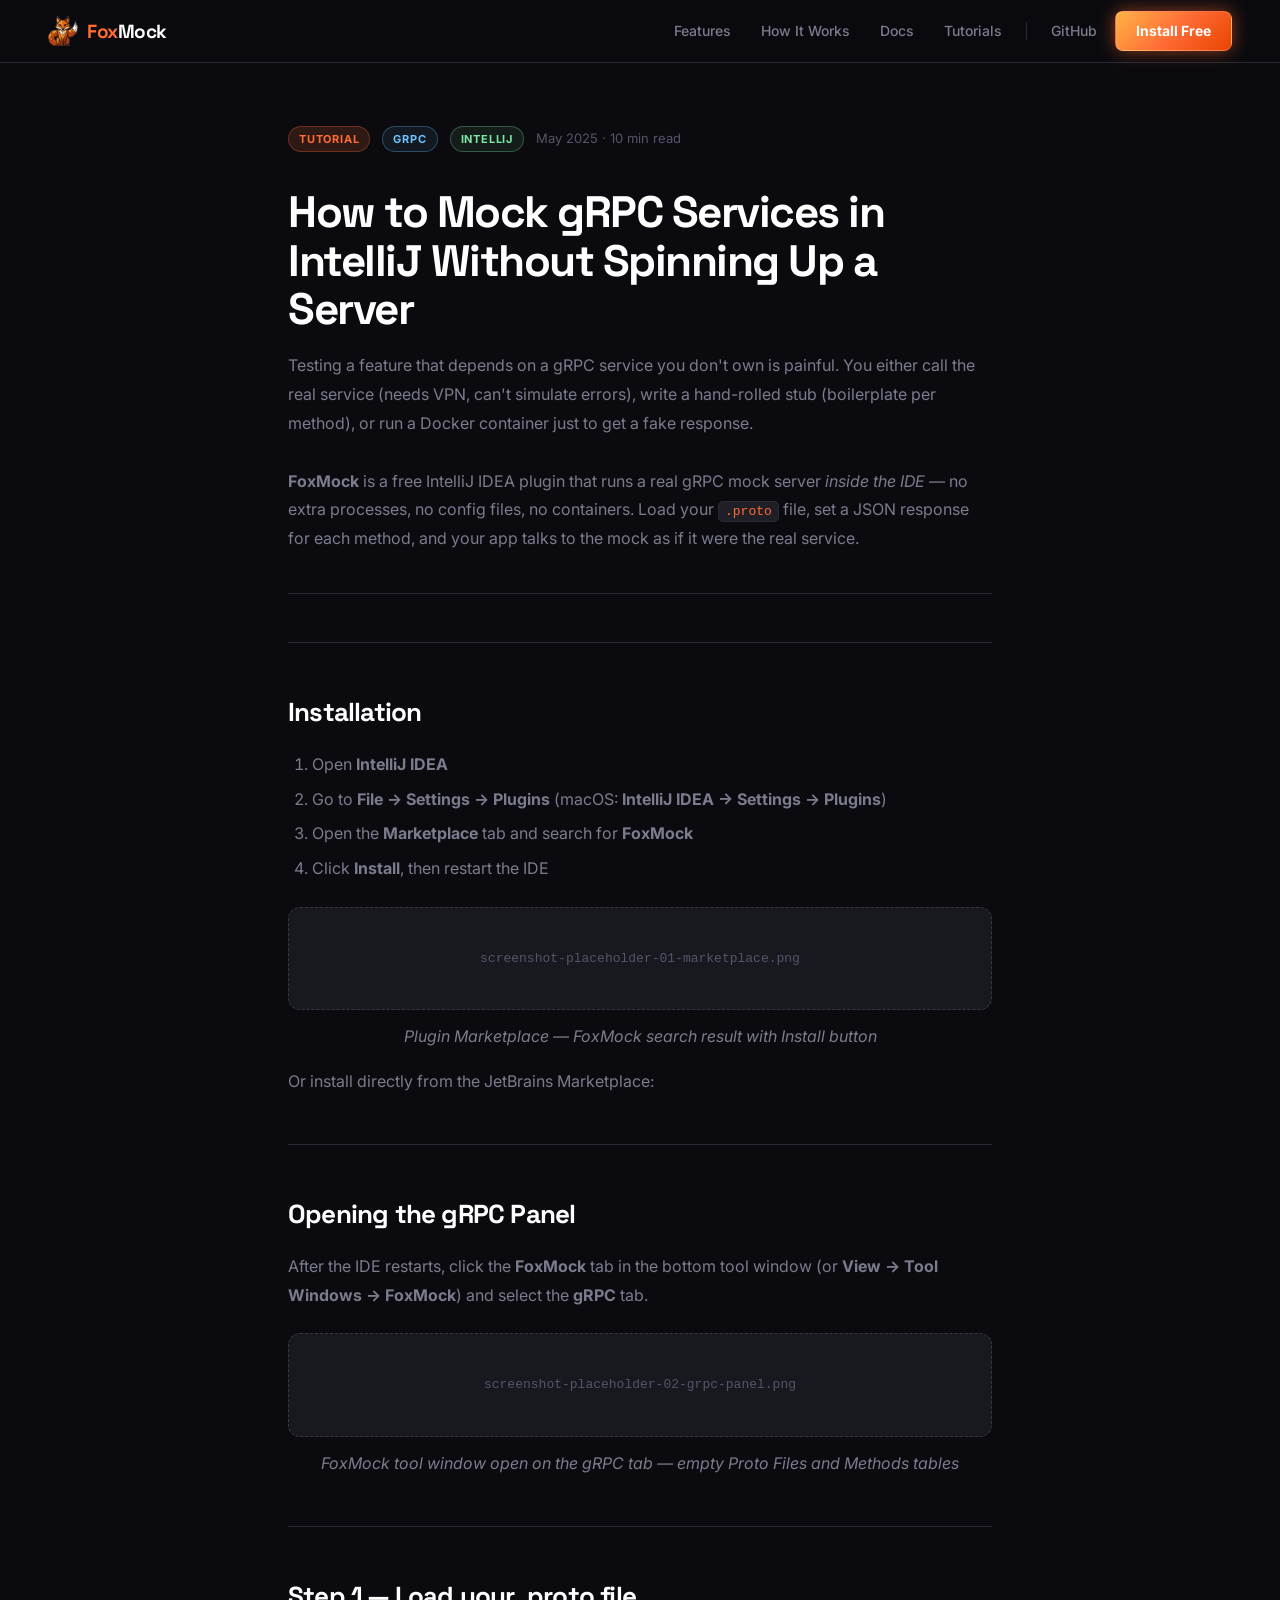
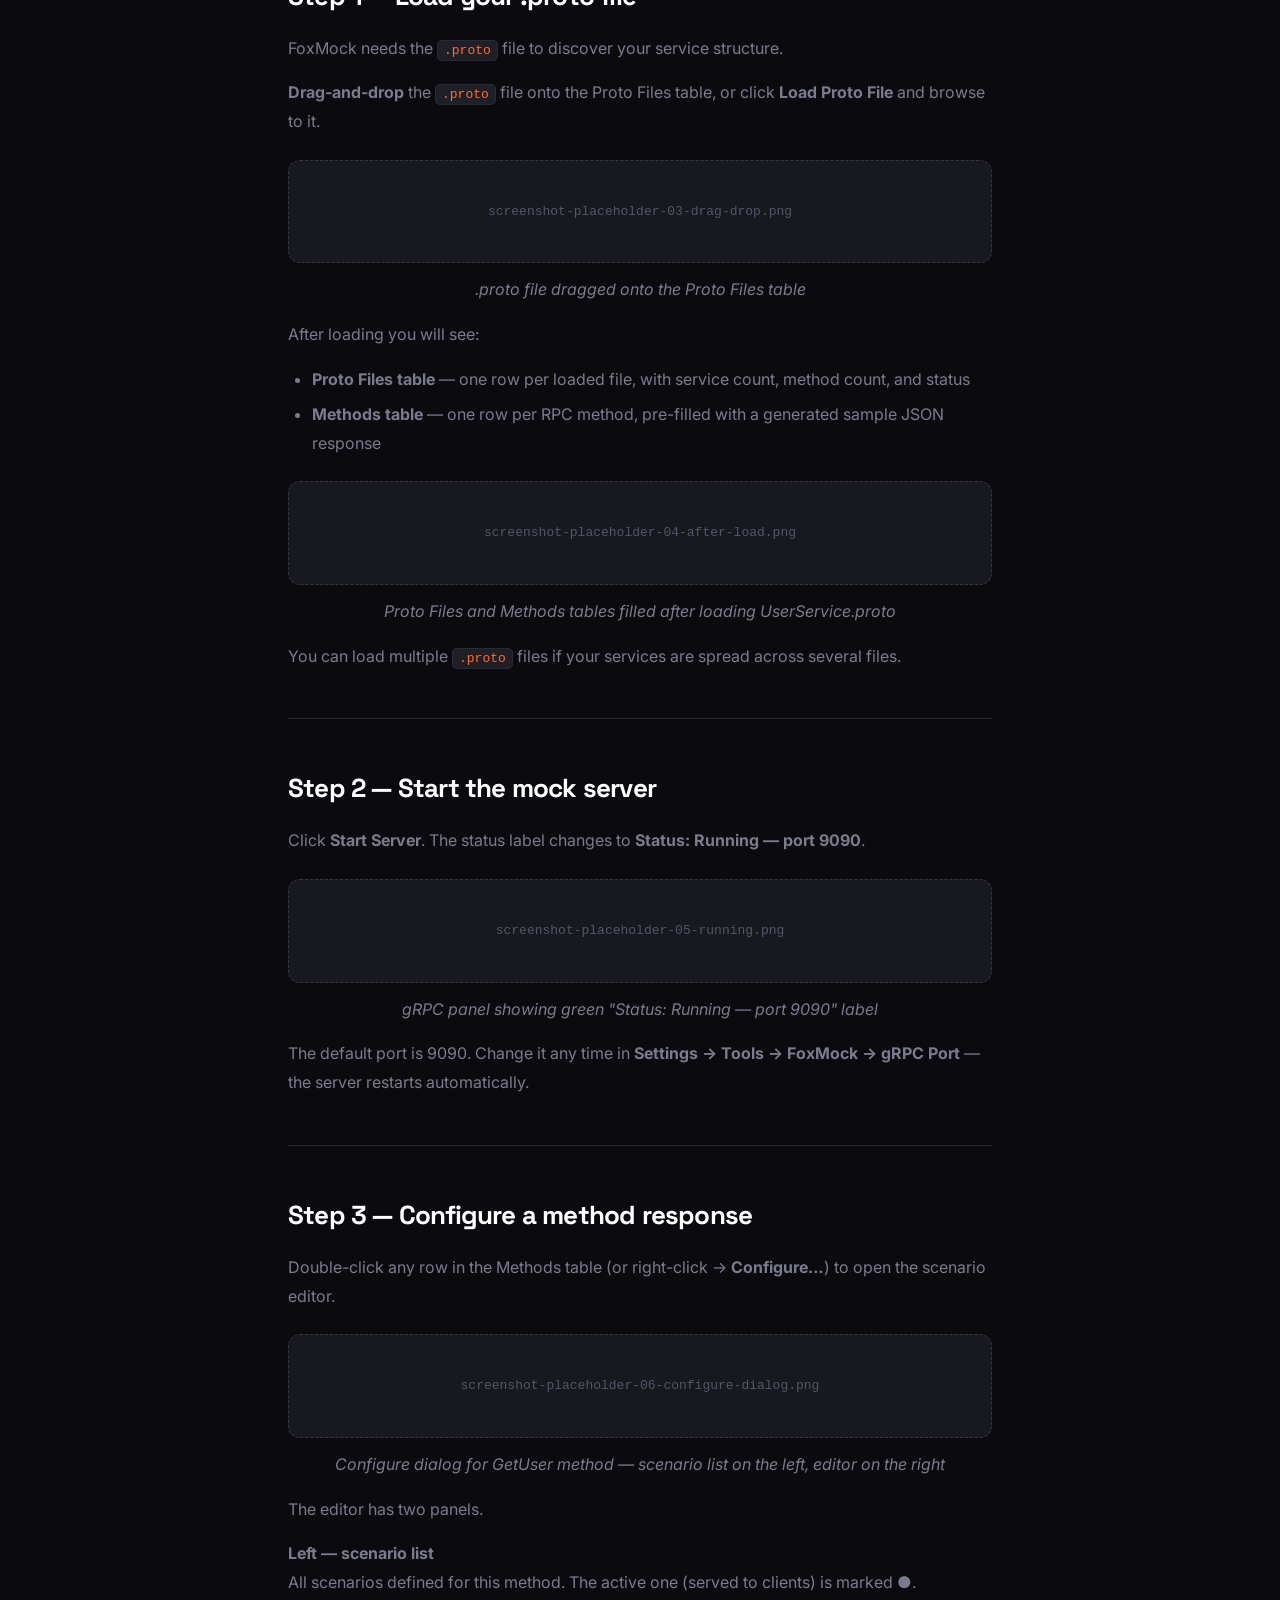
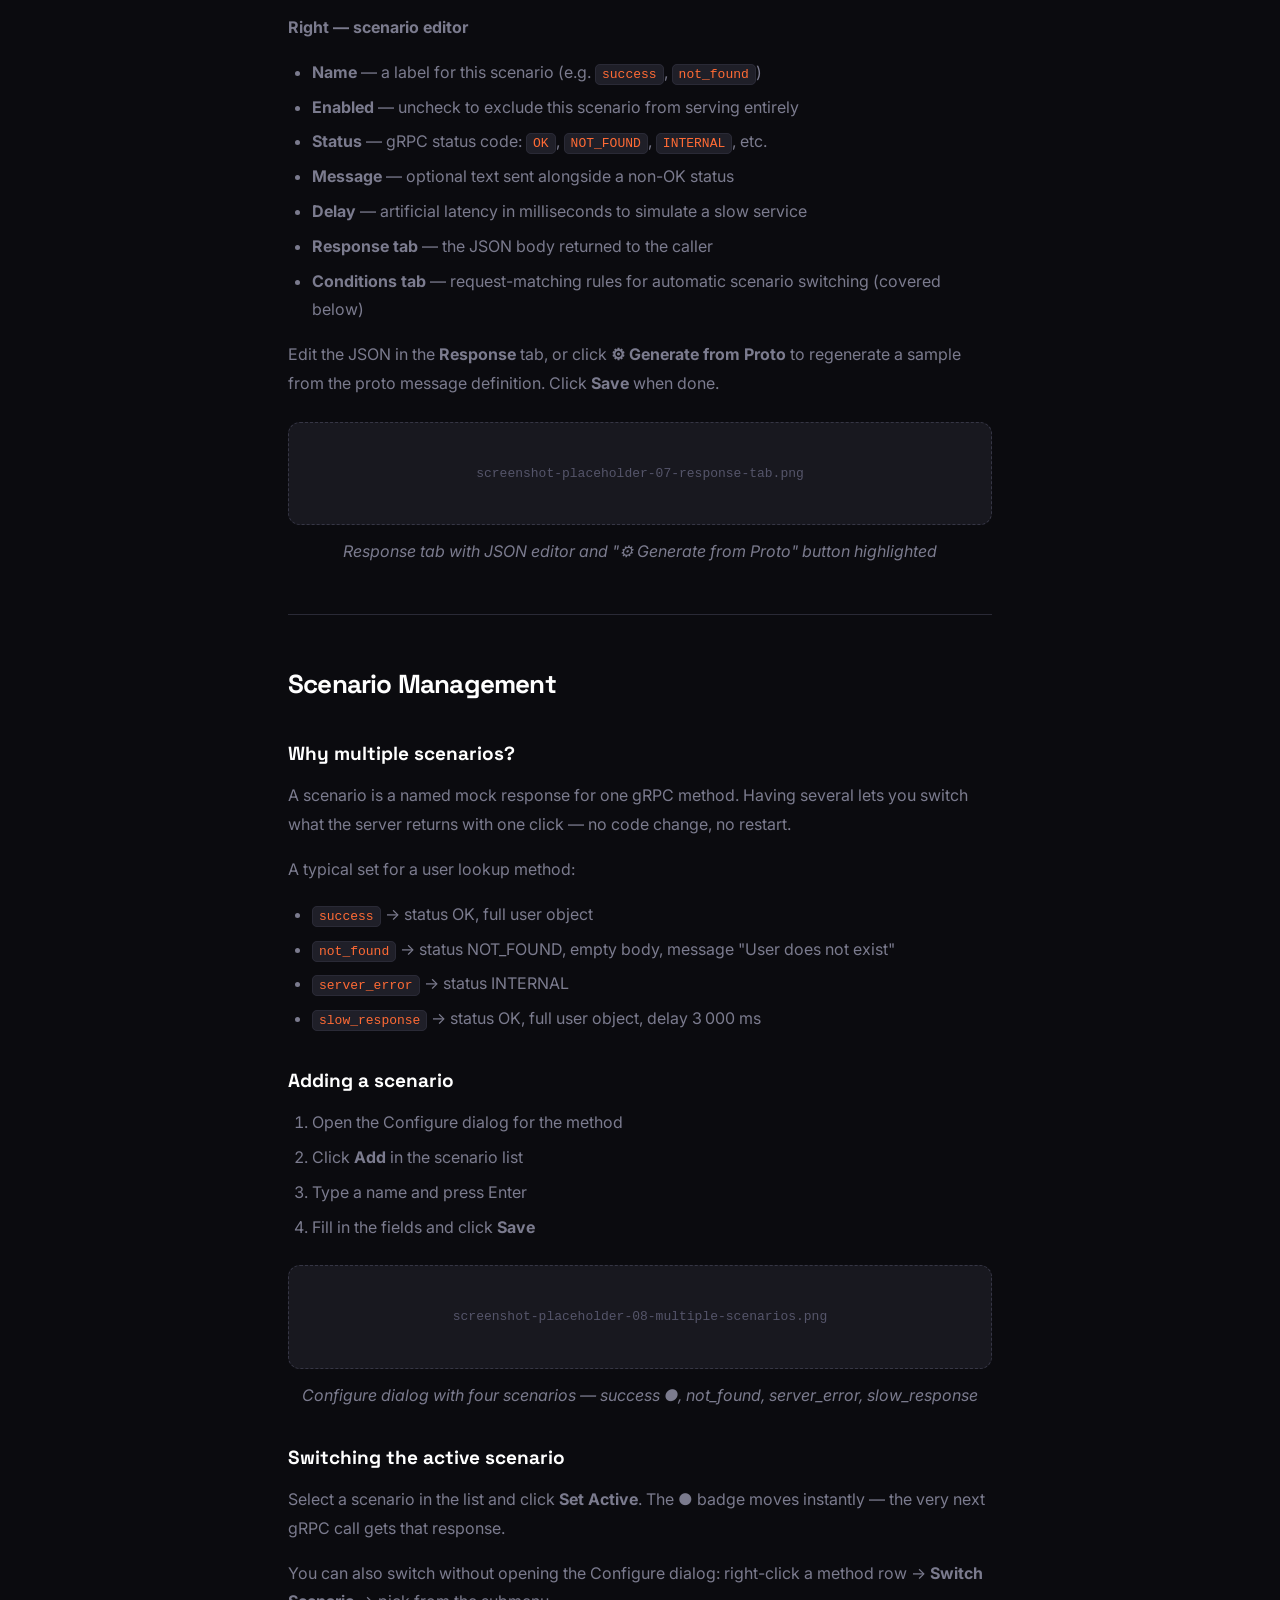
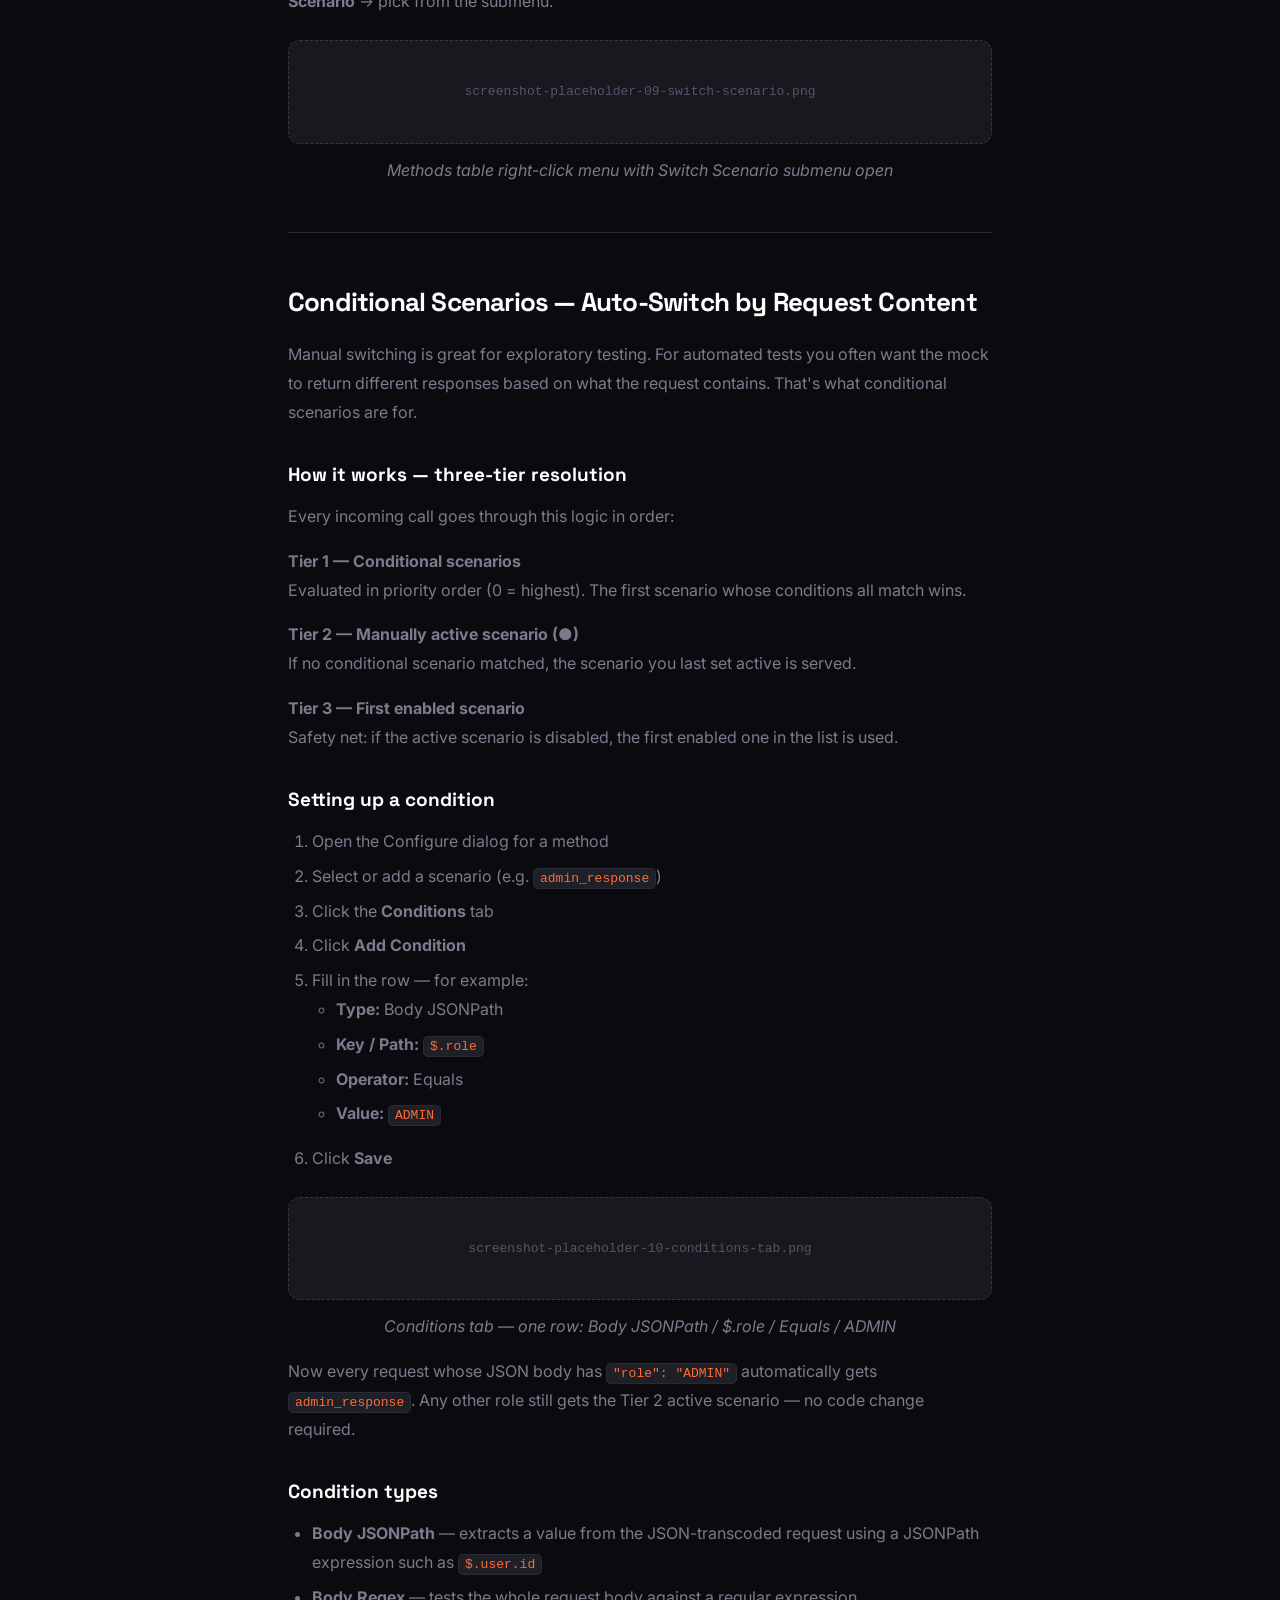
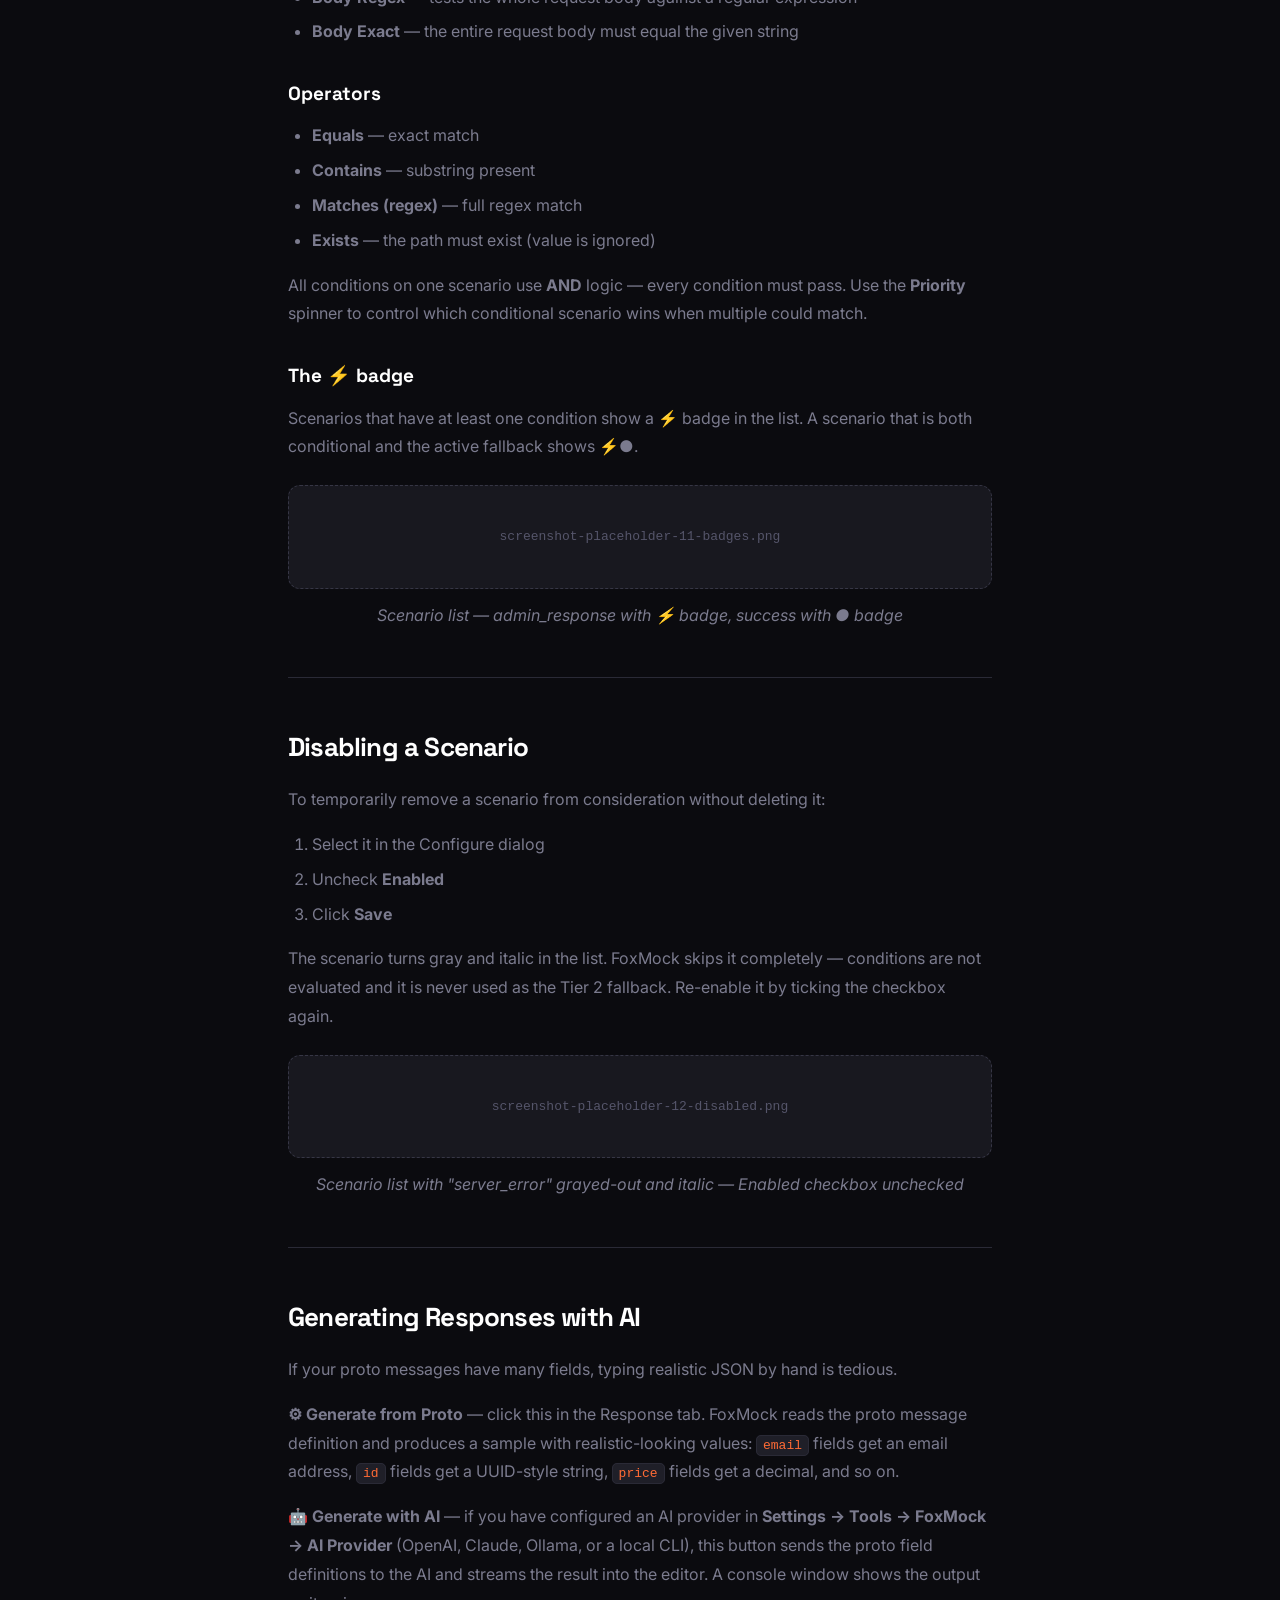
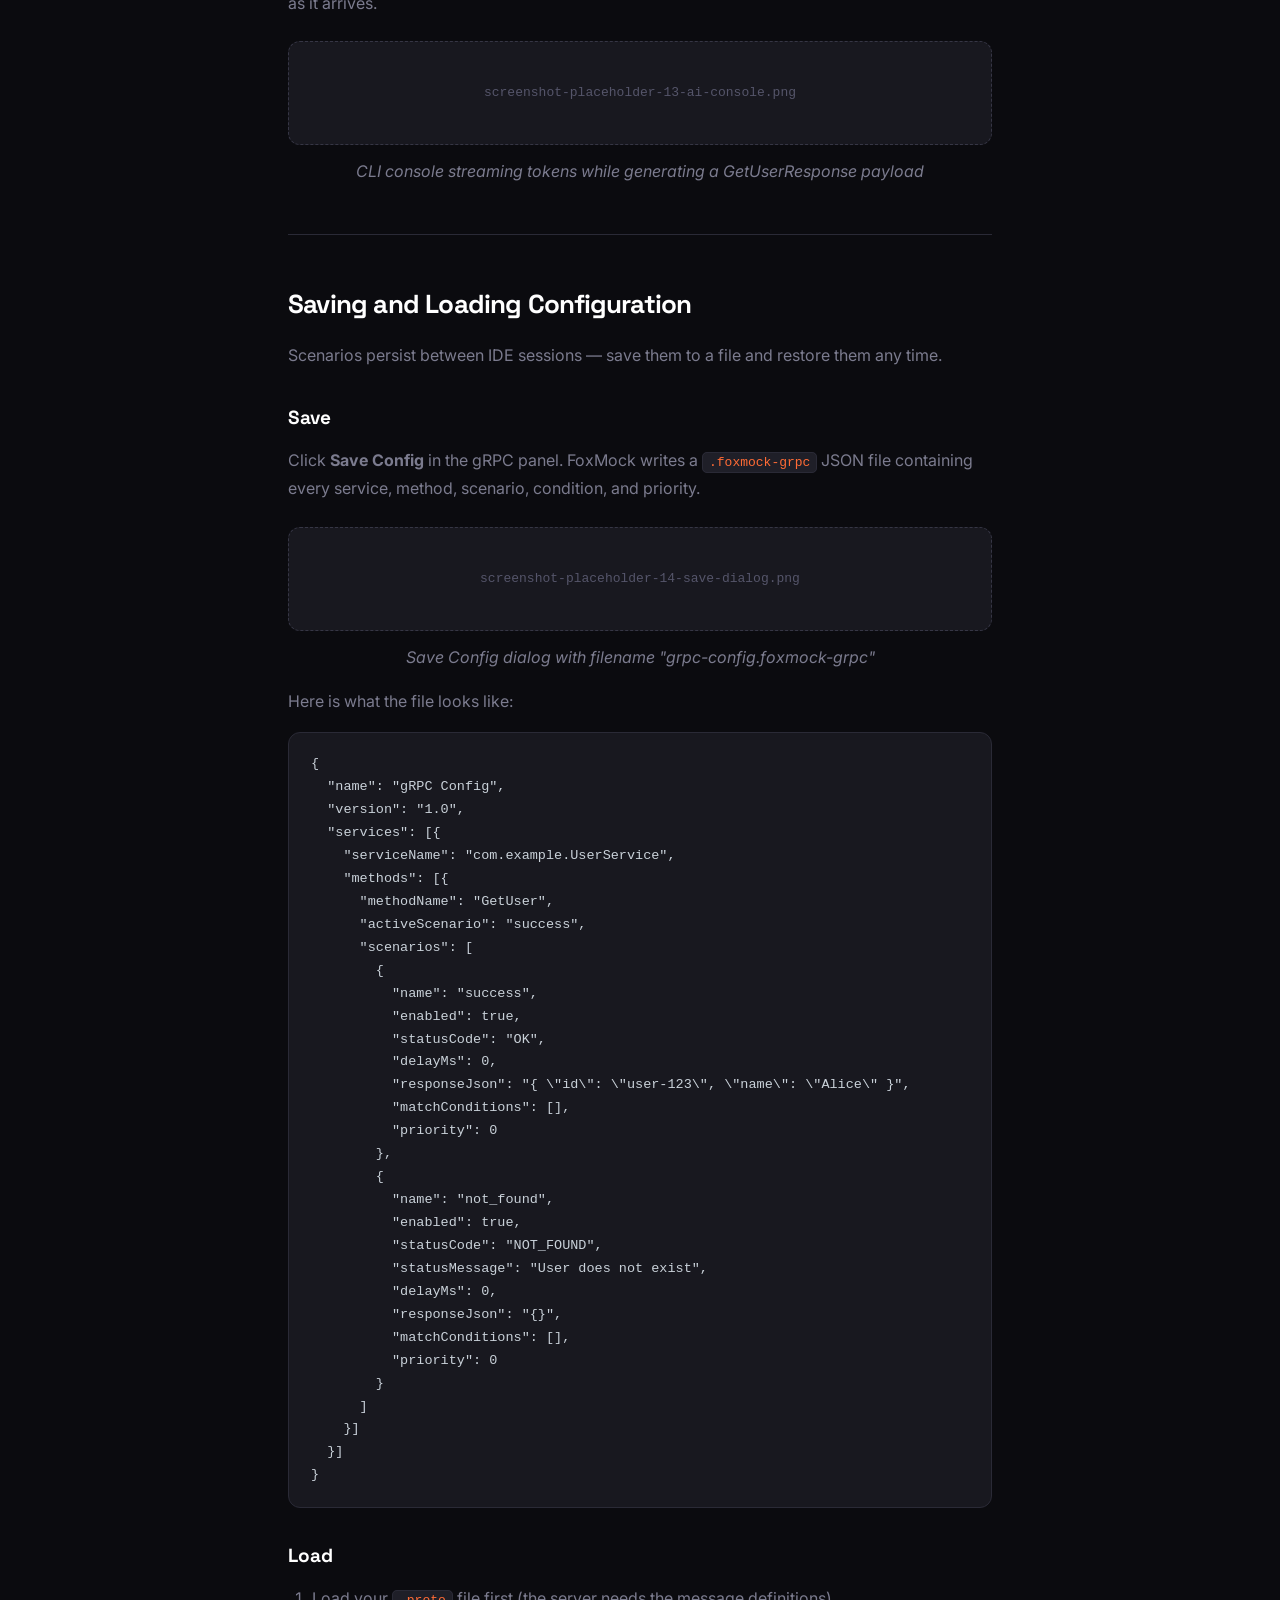
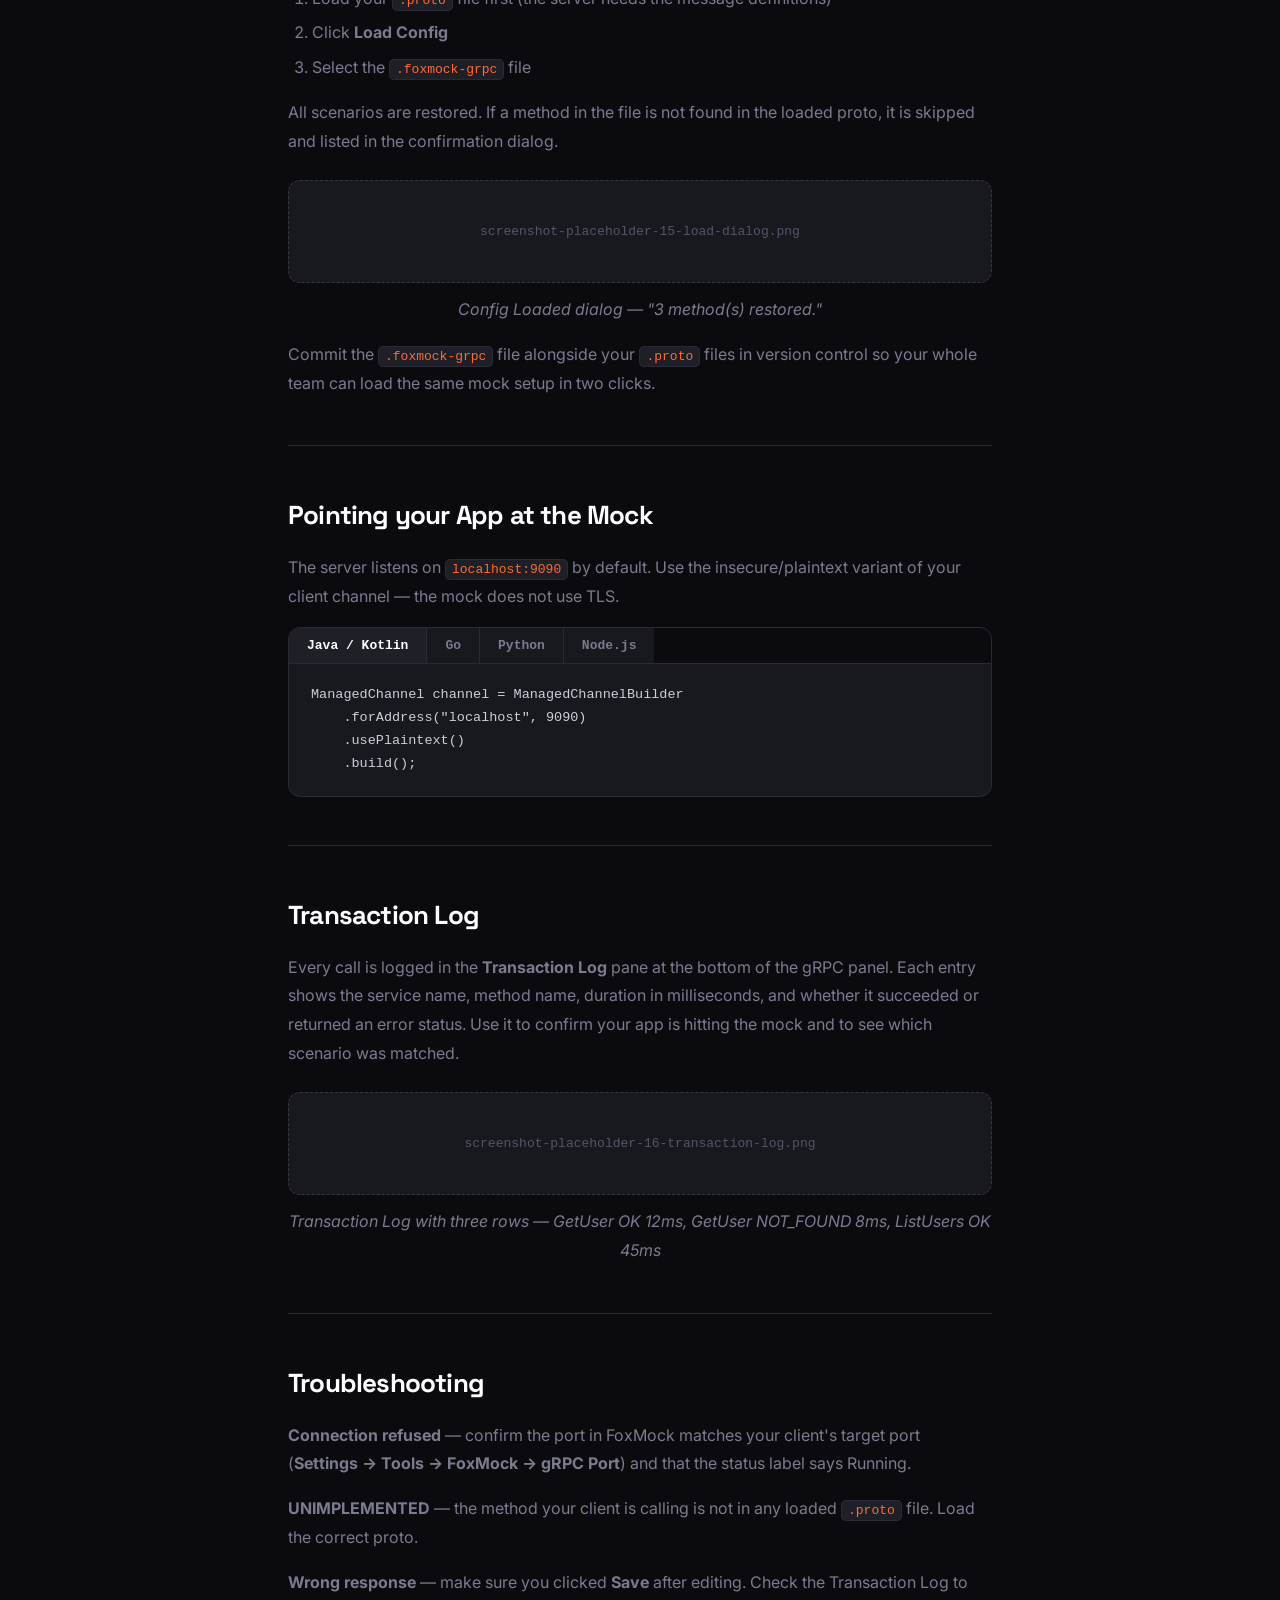
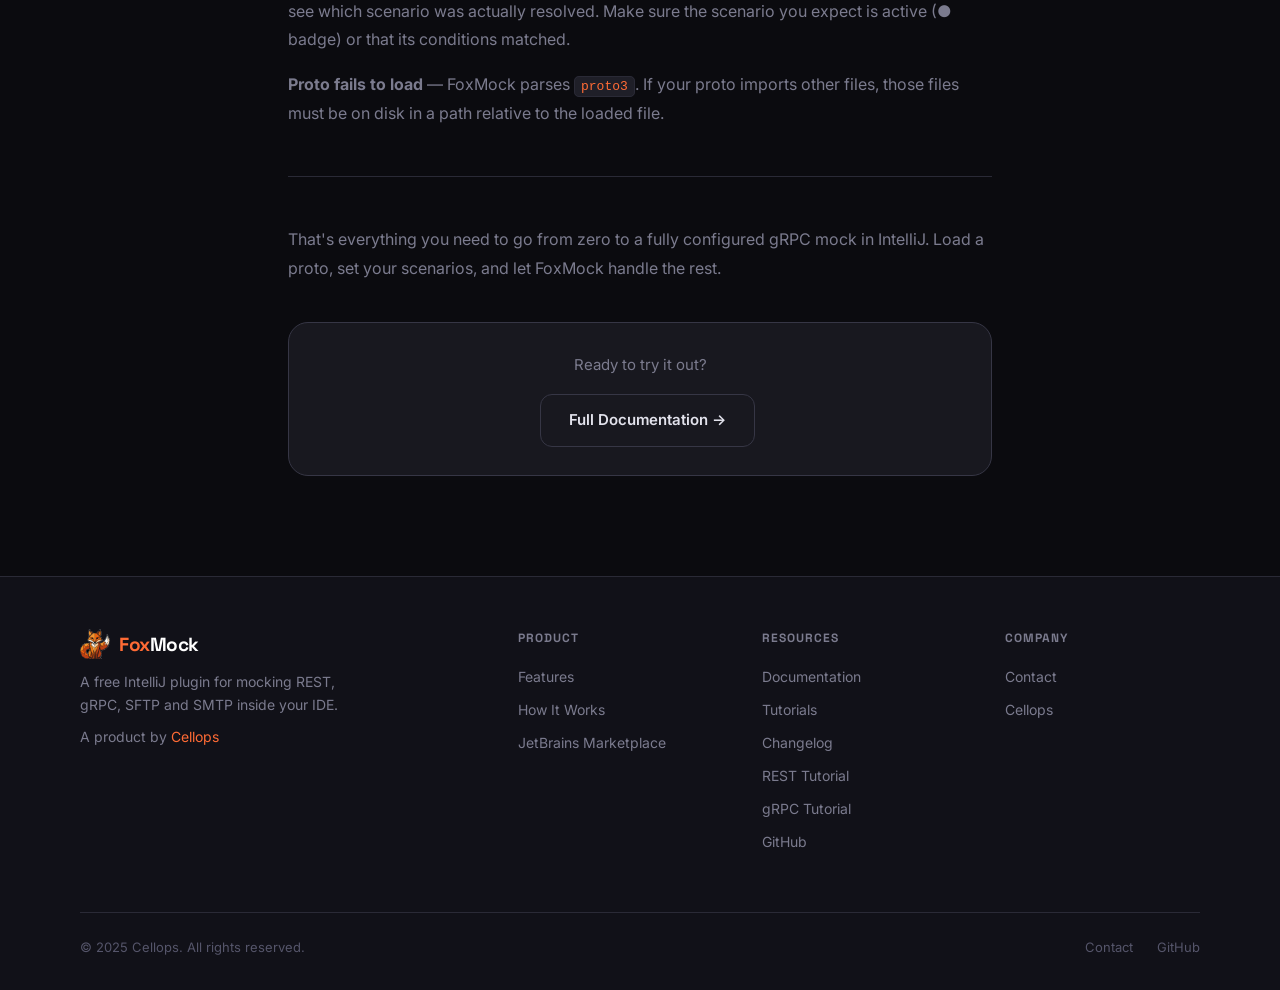
<file: docs/tutorial.html>
<!DOCTYPE html>
<html lang="en">
<head>
  <meta charset="UTF-8" />
  <meta name="viewport" content="width=device-width, initial-scale=1.0" />
  <title>How to Mock gRPC Services in IntelliJ Without Spinning Up a Server — FoxMock</title>
  <meta name="description" content="Step-by-step guide to using FoxMock — a free IntelliJ plugin — to mock gRPC services with multiple scenarios, conditional switching, and zero extra processes." />
  <link rel="preconnect" href="https://fonts.googleapis.com" />
  <link rel="preconnect" href="https://fonts.gstatic.com" crossorigin />
  <link href="https://fonts.googleapis.com/css2?family=Inter:ital,opsz,wght@0,14..32,400;0,14..32,500;0,14..32,600;0,14..32,700;0,14..32,800&family=Space+Grotesk:wght@500;600;700&display=swap" rel="stylesheet" />
  <!-- Canonical -->
  <link rel="canonical" href="https://fox-mock.com/tutorial.html" />

  <!-- Open Graph -->
  <meta property="og:type" content="article" />
  <meta property="og:site_name" content="FoxMock" />
  <meta property="og:title" content="How to Mock gRPC Services in IntelliJ Without Spinning Up a Server — FoxMock" />
  <meta property="og:description" content="Step-by-step guide to using FoxMock — a free IntelliJ plugin — to mock gRPC services with multiple scenarios, conditional switching, and zero extra processes." />
  <meta property="og:url" content="https://fox-mock.com/tutorial.html" />
  <meta property="og:image" content="https://fox-mock.com/og-image.png" />
  <meta property="og:image:width" content="1200" />
  <meta property="og:image:height" content="630" />
  <meta property="og:image:alt" content="How to Mock gRPC Services in IntelliJ — FoxMock Tutorial" />

  <!-- Twitter Card -->
  <meta name="twitter:card" content="summary_large_image" />
  <meta name="twitter:title" content="How to Mock gRPC Services in IntelliJ Without Spinning Up a Server" />
  <meta name="twitter:description" content="Step-by-step: use FoxMock to mock gRPC with multiple scenarios, conditional switching, and zero extra processes." />
  <meta name="twitter:image" content="https://fox-mock.com/og-image.png" />

  <!-- Extra SEO -->
  <meta name="robots" content="index, follow" />
  <meta name="author" content="Cellops" />
  <meta name="theme-color" content="#0B0B0F" />

  <!-- JSON-LD: TechArticle + BreadcrumbList -->
  <script type="application/ld+json">
  {
    "@context": "https://schema.org",
    "@type": "TechArticle",
    "headline": "How to Mock gRPC Services in IntelliJ Without Spinning Up a Server",
    "description": "Step-by-step guide to using FoxMock to mock gRPC services with scenarios, conditional switching, and zero extra processes.",
    "url": "https://fox-mock.com/tutorial.html",
    "author": { "@type": "Organization", "name": "Cellops", "url": "https://cellops.com" },
    "publisher": { "@type": "Organization", "name": "Cellops", "url": "https://cellops.com" },
    "breadcrumb": {
      "@type": "BreadcrumbList",
      "itemListElement": [
        { "@type": "ListItem", "position": 1, "name": "Home", "item": "https://fox-mock.com/" },
        { "@type": "ListItem", "position": 2, "name": "Tutorial", "item": "https://fox-mock.com/tutorial.html" }
      ]
    }
  }
  </script>

  <link rel="stylesheet" href="style.css" />
  <script src="https://plugins.jetbrains.com/assets/scripts/mp-widget.js"></script>
</head>

<body>

<!-- NAVIGATION -->
<nav>
  <div class="nav-inner">
    <a href="index.html" class="logo">
      <img src="foxmock-logo.svg" alt="FoxMock" class="logo-icon" />
      <span class="logo-wordmark"><span class="logo-fox">Fox</span><span class="logo-mock">Mock</span></span>
    </a>
    <div class="nav-links">
      <a href="index.html#features">Features</a>
      <a href="index.html#how-it-works">How It Works</a>
      <a href="docs.html">Docs</a>
      <a href="tutorials.html">Tutorials</a>
      <div class="nav-sep"></div>
      <a href="https://github.com/YOUR_GITHUB/foxmock" target="_blank">GitHub</a>
      <a href="https://plugins.jetbrains.com/plugin/31488" target="_blank" class="btn-nav">Install Free</a>
    </div>
    <button class="nav-mobile-btn" id="nav-mobile-btn" aria-label="Open menu" aria-expanded="false">
      <span class="hamburger-line"></span>
      <span class="hamburger-line"></span>
      <span class="hamburger-line"></span>
    </button>
  </div>
  <div class="nav-mobile-menu" id="nav-mobile-menu">
    <a href="index.html#features">Features</a>
    <a href="index.html#how-it-works">How It Works</a>
    <a href="docs.html">Docs</a>
    <a href="tutorial.html" class="active">Tutorial</a>
    <a href="https://github.com/YOUR_GITHUB/foxmock" target="_blank">GitHub</a>
    <a href="https://plugins.jetbrains.com/plugin/31488" target="_blank" class="btn-mobile-install">Install Free</a>
  </div>
</nav>

<!-- ARTICLE -->
<article class="article-wrap">

  <div class="article-meta">
    <span class="article-tag">Tutorial</span>
    <span class="article-tag" style="color:#6AC2FF;background:rgba(100,194,255,0.08);border-color:rgba(100,194,255,0.3);">gRPC</span>
    <span class="article-tag" style="color:#7EE8A2;background:rgba(126,232,162,0.08);border-color:rgba(126,232,162,0.3);">IntelliJ</span>
    <span class="article-date">May 2025 · 10 min read</span>
  </div>

  <h1>How to Mock gRPC Services in IntelliJ Without Spinning Up a Server</h1>

  <p class="article-intro">
    Testing a feature that depends on a gRPC service you don't own is painful. You either call the real
    service (needs VPN, can't simulate errors), write a hand-rolled stub (boilerplate per method), or run
    a Docker container just to get a fake response.<br/><br/>
    <strong>FoxMock</strong> is a free IntelliJ IDEA plugin that runs a real gRPC mock server
    <em>inside the IDE</em> — no extra processes, no config files, no containers. Load your
    <code>.proto</code> file, set a JSON response for each method, and your app talks to the mock as if
    it were the real service.
  </p>

  <hr/>

  <!-- INSTALLATION -->
  <h2>Installation</h2>

  <ol>
    <li>Open <strong>IntelliJ IDEA</strong></li>
    <li>Go to <strong>File → Settings → Plugins</strong> (macOS: <strong>IntelliJ IDEA → Settings → Plugins</strong>)</li>
    <li>Open the <strong>Marketplace</strong> tab and search for <strong>FoxMock</strong></li>
    <li>Click <strong>Install</strong>, then restart the IDE</li>
  </ol>

  <div class="img-placeholder">screenshot-placeholder-01-marketplace.png</div>
  <p class="img-caption">Plugin Marketplace — FoxMock search result with Install button</p>

  <p>Or install directly from the JetBrains Marketplace:</p>
  <div style="margin:20px 0;">
    <div id="tutorial-install-widget"></div>
  </div>

  <hr/>

  <!-- OPENING THE GRPC PANEL -->
  <h2>Opening the gRPC Panel</h2>

  <p>After the IDE restarts, click the <strong>FoxMock</strong> tab in the bottom tool window (or <strong>View → Tool Windows → FoxMock</strong>) and select the <strong>gRPC</strong> tab.</p>

  <div class="img-placeholder">screenshot-placeholder-02-grpc-panel.png</div>
  <p class="img-caption">FoxMock tool window open on the gRPC tab — empty Proto Files and Methods tables</p>

  <hr/>

  <!-- STEP 1 -->
  <h2>Step 1 — Load your .proto file</h2>

  <p>FoxMock needs the <code>.proto</code> file to discover your service structure.</p>

  <p><strong>Drag-and-drop</strong> the <code>.proto</code> file onto the Proto Files table, or click <strong>Load Proto File</strong> and browse to it.</p>

  <div class="img-placeholder">screenshot-placeholder-03-drag-drop.png</div>
  <p class="img-caption">.proto file dragged onto the Proto Files table</p>

  <p>After loading you will see:</p>
  <ul>
    <li><strong>Proto Files table</strong> — one row per loaded file, with service count, method count, and status</li>
    <li><strong>Methods table</strong> — one row per RPC method, pre-filled with a generated sample JSON response</li>
  </ul>

  <div class="img-placeholder">screenshot-placeholder-04-after-load.png</div>
  <p class="img-caption">Proto Files and Methods tables filled after loading UserService.proto</p>

  <p>You can load multiple <code>.proto</code> files if your services are spread across several files.</p>

  <hr/>

  <!-- STEP 2 -->
  <h2>Step 2 — Start the mock server</h2>

  <p>Click <strong>Start Server</strong>. The status label changes to <strong>Status: Running — port 9090</strong>.</p>

  <div class="img-placeholder">screenshot-placeholder-05-running.png</div>
  <p class="img-caption">gRPC panel showing green "Status: Running — port 9090" label</p>

  <p>The default port is 9090. Change it any time in <strong>Settings → Tools → FoxMock → gRPC Port</strong> — the server restarts automatically.</p>

  <hr/>

  <!-- STEP 3 -->
  <h2>Step 3 — Configure a method response</h2>

  <p>Double-click any row in the Methods table (or right-click → <strong>Configure…</strong>) to open the scenario editor.</p>

  <div class="img-placeholder">screenshot-placeholder-06-configure-dialog.png</div>
  <p class="img-caption">Configure dialog for GetUser method — scenario list on the left, editor on the right</p>

  <p>The editor has two panels.</p>

  <p><strong>Left — scenario list</strong><br/>
  All scenarios defined for this method. The active one (served to clients) is marked <strong>●</strong>.</p>

  <p><strong>Right — scenario editor</strong></p>
  <ul>
    <li><strong>Name</strong> — a label for this scenario (e.g. <code>success</code>, <code>not_found</code>)</li>
    <li><strong>Enabled</strong> — uncheck to exclude this scenario from serving entirely</li>
    <li><strong>Status</strong> — gRPC status code: <code>OK</code>, <code>NOT_FOUND</code>, <code>INTERNAL</code>, etc.</li>
    <li><strong>Message</strong> — optional text sent alongside a non-OK status</li>
    <li><strong>Delay</strong> — artificial latency in milliseconds to simulate a slow service</li>
    <li><strong>Response tab</strong> — the JSON body returned to the caller</li>
    <li><strong>Conditions tab</strong> — request-matching rules for automatic scenario switching (covered below)</li>
  </ul>

  <p>Edit the JSON in the <strong>Response</strong> tab, or click <strong>⚙ Generate from Proto</strong> to regenerate a sample from the proto message definition. Click <strong>Save</strong> when done.</p>

  <div class="img-placeholder">screenshot-placeholder-07-response-tab.png</div>
  <p class="img-caption">Response tab with JSON editor and "⚙ Generate from Proto" button highlighted</p>

  <hr/>

  <!-- SCENARIO MANAGEMENT -->
  <h2>Scenario Management</h2>

  <h3>Why multiple scenarios?</h3>

  <p>A scenario is a named mock response for one gRPC method. Having several lets you switch what the server returns with one click — no code change, no restart.</p>

  <p>A typical set for a user lookup method:</p>
  <ul>
    <li><code>success</code> → status OK, full user object</li>
    <li><code>not_found</code> → status NOT_FOUND, empty body, message "User does not exist"</li>
    <li><code>server_error</code> → status INTERNAL</li>
    <li><code>slow_response</code> → status OK, full user object, delay 3&thinsp;000 ms</li>
  </ul>

  <h3>Adding a scenario</h3>
  <ol>
    <li>Open the Configure dialog for the method</li>
    <li>Click <strong>Add</strong> in the scenario list</li>
    <li>Type a name and press Enter</li>
    <li>Fill in the fields and click <strong>Save</strong></li>
  </ol>

  <div class="img-placeholder">screenshot-placeholder-08-multiple-scenarios.png</div>
  <p class="img-caption">Configure dialog with four scenarios — success ●, not_found, server_error, slow_response</p>

  <h3>Switching the active scenario</h3>

  <p>Select a scenario in the list and click <strong>Set Active</strong>. The <strong>●</strong> badge moves instantly — the very next gRPC call gets that response.</p>

  <p>You can also switch without opening the Configure dialog: right-click a method row → <strong>Switch Scenario</strong> → pick from the submenu.</p>

  <div class="img-placeholder">screenshot-placeholder-09-switch-scenario.png</div>
  <p class="img-caption">Methods table right-click menu with Switch Scenario submenu open</p>

  <hr/>

  <!-- CONDITIONAL SCENARIOS -->
  <h2>Conditional Scenarios — Auto-Switch by Request Content</h2>

  <p>Manual switching is great for exploratory testing. For automated tests you often want the mock to return different responses based on what the request contains. That's what conditional scenarios are for.</p>

  <h3>How it works — three-tier resolution</h3>

  <p>Every incoming call goes through this logic in order:</p>

  <p><strong>Tier 1 — Conditional scenarios</strong><br/>
  Evaluated in priority order (0 = highest). The first scenario whose conditions all match wins.</p>

  <p><strong>Tier 2 — Manually active scenario (●)</strong><br/>
  If no conditional scenario matched, the scenario you last set active is served.</p>

  <p><strong>Tier 3 — First enabled scenario</strong><br/>
  Safety net: if the active scenario is disabled, the first enabled one in the list is used.</p>

  <h3>Setting up a condition</h3>
  <ol>
    <li>Open the Configure dialog for a method</li>
    <li>Select or add a scenario (e.g. <code>admin_response</code>)</li>
    <li>Click the <strong>Conditions</strong> tab</li>
    <li>Click <strong>Add Condition</strong></li>
    <li>Fill in the row — for example:
      <ul>
        <li><strong>Type:</strong> Body JSONPath</li>
        <li><strong>Key / Path:</strong> <code>$.role</code></li>
        <li><strong>Operator:</strong> Equals</li>
        <li><strong>Value:</strong> <code>ADMIN</code></li>
      </ul>
    </li>
    <li>Click <strong>Save</strong></li>
  </ol>

  <div class="img-placeholder">screenshot-placeholder-10-conditions-tab.png</div>
  <p class="img-caption">Conditions tab — one row: Body JSONPath / $.role / Equals / ADMIN</p>

  <p>Now every request whose JSON body has <code>"role": "ADMIN"</code> automatically gets <code>admin_response</code>. Any other role still gets the Tier 2 active scenario — no code change required.</p>

  <h3>Condition types</h3>
  <ul>
    <li><strong>Body JSONPath</strong> — extracts a value from the JSON-transcoded request using a JSONPath expression such as <code>$.user.id</code></li>
    <li><strong>Body Regex</strong> — tests the whole request body against a regular expression</li>
    <li><strong>Body Exact</strong> — the entire request body must equal the given string</li>
  </ul>

  <h3>Operators</h3>
  <ul>
    <li><strong>Equals</strong> — exact match</li>
    <li><strong>Contains</strong> — substring present</li>
    <li><strong>Matches (regex)</strong> — full regex match</li>
    <li><strong>Exists</strong> — the path must exist (value is ignored)</li>
  </ul>

  <p>All conditions on one scenario use <strong>AND</strong> logic — every condition must pass. Use the <strong>Priority</strong> spinner to control which conditional scenario wins when multiple could match.</p>

  <h3>The ⚡ badge</h3>

  <p>Scenarios that have at least one condition show a <strong>⚡</strong> badge in the list. A scenario that is both conditional and the active fallback shows <strong>⚡●</strong>.</p>

  <div class="img-placeholder">screenshot-placeholder-11-badges.png</div>
  <p class="img-caption">Scenario list — admin_response with ⚡ badge, success with ● badge</p>

  <hr/>

  <!-- DISABLING -->
  <h2>Disabling a Scenario</h2>

  <p>To temporarily remove a scenario from consideration without deleting it:</p>
  <ol>
    <li>Select it in the Configure dialog</li>
    <li>Uncheck <strong>Enabled</strong></li>
    <li>Click <strong>Save</strong></li>
  </ol>

  <p>The scenario turns gray and italic in the list. FoxMock skips it completely — conditions are not evaluated and it is never used as the Tier 2 fallback. Re-enable it by ticking the checkbox again.</p>

  <div class="img-placeholder">screenshot-placeholder-12-disabled.png</div>
  <p class="img-caption">Scenario list with "server_error" grayed-out and italic — Enabled checkbox unchecked</p>

  <hr/>

  <!-- AI GENERATION -->
  <h2>Generating Responses with AI</h2>

  <p>If your proto messages have many fields, typing realistic JSON by hand is tedious.</p>

  <p><strong>⚙ Generate from Proto</strong> — click this in the Response tab. FoxMock reads the proto message definition and produces a sample with realistic-looking values: <code>email</code> fields get an email address, <code>id</code> fields get a UUID-style string, <code>price</code> fields get a decimal, and so on.</p>

  <p><strong>🤖 Generate with AI</strong> — if you have configured an AI provider in <strong>Settings → Tools → FoxMock → AI Provider</strong> (OpenAI, Claude, Ollama, or a local CLI), this button sends the proto field definitions to the AI and streams the result into the editor. A console window shows the output as it arrives.</p>

  <div class="img-placeholder">screenshot-placeholder-13-ai-console.png</div>
  <p class="img-caption">CLI console streaming tokens while generating a GetUserResponse payload</p>

  <hr/>

  <!-- SAVE/LOAD CONFIG -->
  <h2>Saving and Loading Configuration</h2>

  <p>Scenarios persist between IDE sessions — save them to a file and restore them any time.</p>

  <h3>Save</h3>

  <p>Click <strong>Save Config</strong> in the gRPC panel. FoxMock writes a <code>.foxmock-grpc</code> JSON file containing every service, method, scenario, condition, and priority.</p>

  <div class="img-placeholder">screenshot-placeholder-14-save-dialog.png</div>
  <p class="img-caption">Save Config dialog with filename "grpc-config.foxmock-grpc"</p>

  <p>Here is what the file looks like:</p>

<pre>{
  "name": "gRPC Config",
  "version": "1.0",
  "services": [{
    "serviceName": "com.example.UserService",
    "methods": [{
      "methodName": "GetUser",
      "activeScenario": "success",
      "scenarios": [
        {
          "name": "success",
          "enabled": true,
          "statusCode": "OK",
          "delayMs": 0,
          "responseJson": "{ \"id\": \"user-123\", \"name\": \"Alice\" }",
          "matchConditions": [],
          "priority": 0
        },
        {
          "name": "not_found",
          "enabled": true,
          "statusCode": "NOT_FOUND",
          "statusMessage": "User does not exist",
          "delayMs": 0,
          "responseJson": "{}",
          "matchConditions": [],
          "priority": 0
        }
      ]
    }]
  }]
}</pre>

  <h3>Load</h3>
  <ol>
    <li>Load your <code>.proto</code> file first (the server needs the message definitions)</li>
    <li>Click <strong>Load Config</strong></li>
    <li>Select the <code>.foxmock-grpc</code> file</li>
  </ol>

  <p>All scenarios are restored. If a method in the file is not found in the loaded proto, it is skipped and listed in the confirmation dialog.</p>

  <div class="img-placeholder">screenshot-placeholder-15-load-dialog.png</div>
  <p class="img-caption">Config Loaded dialog — "3 method(s) restored."</p>

  <p>Commit the <code>.foxmock-grpc</code> file alongside your <code>.proto</code> files in version control so your whole team can load the same mock setup in two clicks.</p>

  <hr/>

  <!-- CONNECT APP -->
  <h2>Pointing your App at the Mock</h2>

  <p>The server listens on <code>localhost:9090</code> by default. Use the insecure/plaintext variant of your client channel — the mock does not use TLS.</p>

  <div class="tabs">
    <button class="tab-btn active" onclick="switchTab(event,'t-java')">Java / Kotlin</button>
    <button class="tab-btn" onclick="switchTab(event,'t-go')">Go</button>
    <button class="tab-btn" onclick="switchTab(event,'t-python')">Python</button>
    <button class="tab-btn" onclick="switchTab(event,'t-node')">Node.js</button>
  </div>
  <div id="t-java" class="tab-panel active">
<pre>ManagedChannel channel = ManagedChannelBuilder
    .forAddress("localhost", 9090)
    .usePlaintext()
    .build();</pre>
  </div>
  <div id="t-go" class="tab-panel">
<pre>conn, _ := grpc.Dial("localhost:9090", grpc.WithInsecure())</pre>
  </div>
  <div id="t-python" class="tab-panel">
<pre>channel = grpc.insecure_channel("localhost:9090")</pre>
  </div>
  <div id="t-node" class="tab-panel">
<pre>const client = new UserServiceClient(
  "localhost:9090",
  grpc.credentials.createInsecure()
);</pre>
  </div>

  <hr/>

  <!-- TRANSACTION LOG -->
  <h2>Transaction Log</h2>

  <p>Every call is logged in the <strong>Transaction Log</strong> pane at the bottom of the gRPC panel. Each entry shows the service name, method name, duration in milliseconds, and whether it succeeded or returned an error status. Use it to confirm your app is hitting the mock and to see which scenario was matched.</p>

  <div class="img-placeholder">screenshot-placeholder-16-transaction-log.png</div>
  <p class="img-caption">Transaction Log with three rows — GetUser OK 12ms, GetUser NOT_FOUND 8ms, ListUsers OK 45ms</p>

  <hr/>

  <!-- TROUBLESHOOTING -->
  <h2>Troubleshooting</h2>

  <p><strong>Connection refused</strong> — confirm the port in FoxMock matches your client's target port (<strong>Settings → Tools → FoxMock → gRPC Port</strong>) and that the status label says Running.</p>

  <p><strong>UNIMPLEMENTED</strong> — the method your client is calling is not in any loaded <code>.proto</code> file. Load the correct proto.</p>

  <p><strong>Wrong response</strong> — make sure you clicked <strong>Save</strong> after editing. Check the Transaction Log to see which scenario was actually resolved. Make sure the scenario you expect is active (● badge) or that its conditions matched.</p>

  <p><strong>Proto fails to load</strong> — FoxMock parses <code>proto3</code>. If your proto imports other files, those files must be on disk in a path relative to the loaded file.</p>

  <hr/>

  <p>That's everything you need to go from zero to a fully configured gRPC mock in IntelliJ. Load a proto, set your scenarios, and let FoxMock handle the rest.</p>

  <div style="margin-top:40px;padding:28px;background:var(--dark-3);border:1px solid var(--border-2);border-radius:var(--radius-lg);text-align:center;">
    <p style="margin-bottom:16px;color:var(--text-muted);font-size:15px;">Ready to try it out?</p>
    <div style="display:flex;gap:14px;justify-content:center;flex-wrap:wrap;">
      <div id="article-install-widget"></div>
      <a href="docs.html" class="btn-secondary">Full Documentation →</a>
    </div>
  </div>

</article>

<!-- FOOTER -->
<footer>
  <div class="footer-grid">
    <div class="footer-brand">
      <a href="index.html" class="logo">
        <img src="foxmock-logo.svg" alt="FoxMock" class="logo-icon" />
        <span class="logo-wordmark"><span class="logo-fox">Fox</span><span class="logo-mock">Mock</span></span>
      </a>
      <p>A free IntelliJ plugin for mocking REST, gRPC, SFTP and SMTP inside your IDE.</p>
      <p style="margin-top:10px;">A product by <a href="https://cellops.com" target="_blank">Cellops</a></p>
    </div>
    <div class="footer-col">
      <h4>Product</h4>
      <a href="index.html#features">Features</a>
      <a href="index.html#how-it-works">How It Works</a>
      <a href="https://plugins.jetbrains.com/plugin/31488" target="_blank">JetBrains Marketplace</a>
    </div>
    <div class="footer-col">
      <h4>Resources</h4>
      <a href="docs.html">Documentation</a>
      <a href="tutorials.html">Tutorials</a>
      <a href="changelog.html">Changelog</a>
      <a href="tutorial-rest.html">REST Tutorial</a>
      <a href="tutorial.html">gRPC Tutorial</a>
      <a href="https://github.com/YOUR_GITHUB/foxmock" target="_blank">GitHub</a>
    </div>
    <div class="footer-col">
      <h4>Company</h4>
      <a href="mailto:hello@fox-mock.com">Contact</a>
      <a href="https://cellops.com" target="_blank">Cellops</a>
    </div>
  </div>
  <div class="footer-bottom">
    <p>© 2025 Cellops. All rights reserved.</p>
    <div class="footer-bottom-links">
      <a href="mailto:hello@fox-mock.com">Contact</a>
      <a href="https://github.com/YOUR_GITHUB/foxmock" target="_blank">GitHub</a>
    </div>
  </div>
</footer>

<script>
  // Mobile nav toggle
  (function () {
    const btn = document.getElementById('nav-mobile-btn');
    const menu = document.getElementById('nav-mobile-menu');
    if (!btn || !menu) return;
    btn.addEventListener('click', () => {
      const open = menu.classList.toggle('open');
      btn.classList.toggle('open', open);
      btn.setAttribute('aria-expanded', open);
      btn.setAttribute('aria-label', open ? 'Close menu' : 'Open menu');
    });
    document.addEventListener('click', e => {
      if (!btn.contains(e.target) && !menu.contains(e.target)) {
        menu.classList.remove('open');
        btn.classList.remove('open');
        btn.setAttribute('aria-expanded', 'false');
        btn.setAttribute('aria-label', 'Open menu');
      }
    });
    menu.querySelectorAll('a').forEach(a => a.addEventListener('click', () => {
      menu.classList.remove('open');
      btn.classList.remove('open');
      btn.setAttribute('aria-expanded', 'false');
      btn.setAttribute('aria-label', 'Open menu');
    }));
  })();

  // JetBrains Marketplace install widgets
  MarketplaceWidget.setupMarketplaceWidget('install', 31488, '#tutorial-install-widget');
  MarketplaceWidget.setupMarketplaceWidget('install', 31488, '#article-install-widget');

  // Tab switching
  function switchTab(event, panelId) {
    document.querySelectorAll('.tab-btn').forEach(b => b.classList.remove('active'));
    document.querySelectorAll('.tab-panel').forEach(p => p.classList.remove('active'));
    event.target.classList.add('active');
    document.getElementById(panelId).classList.add('active');
  }
</script>

</body>
</html>
</file>
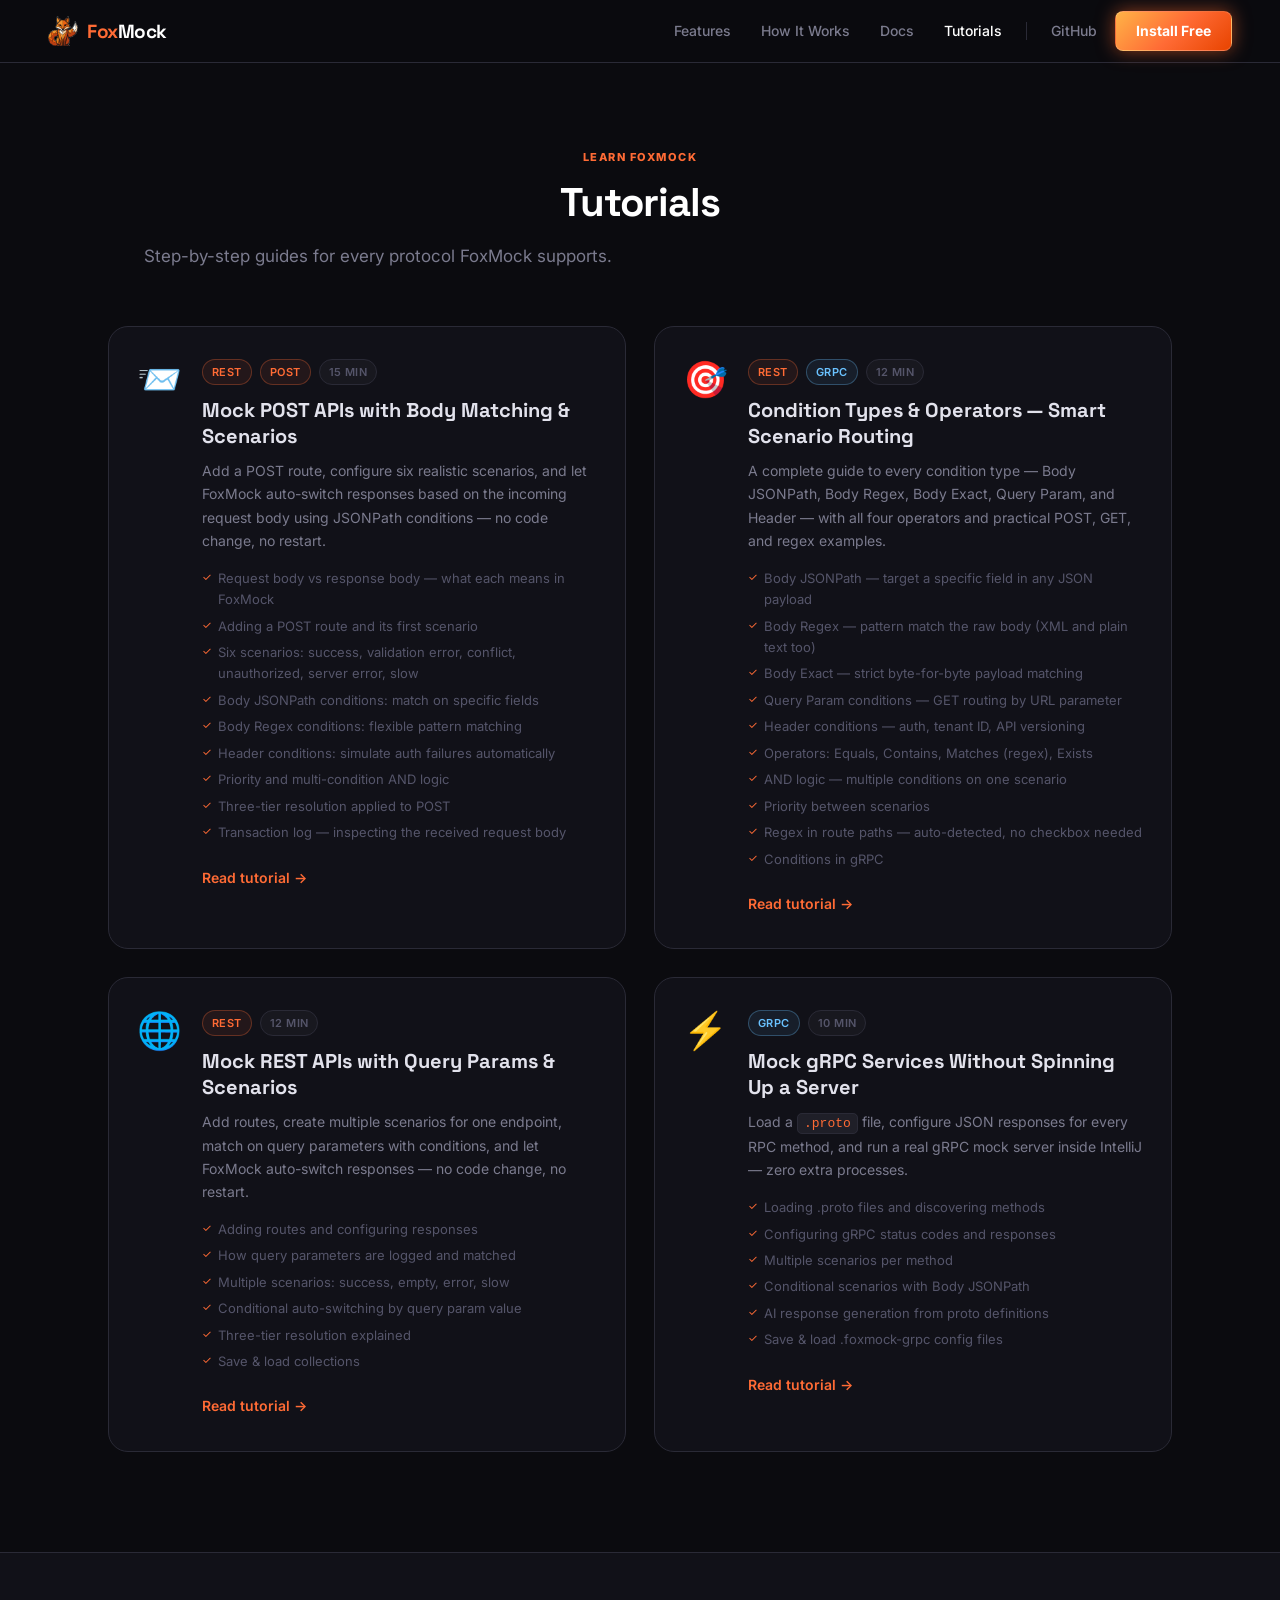
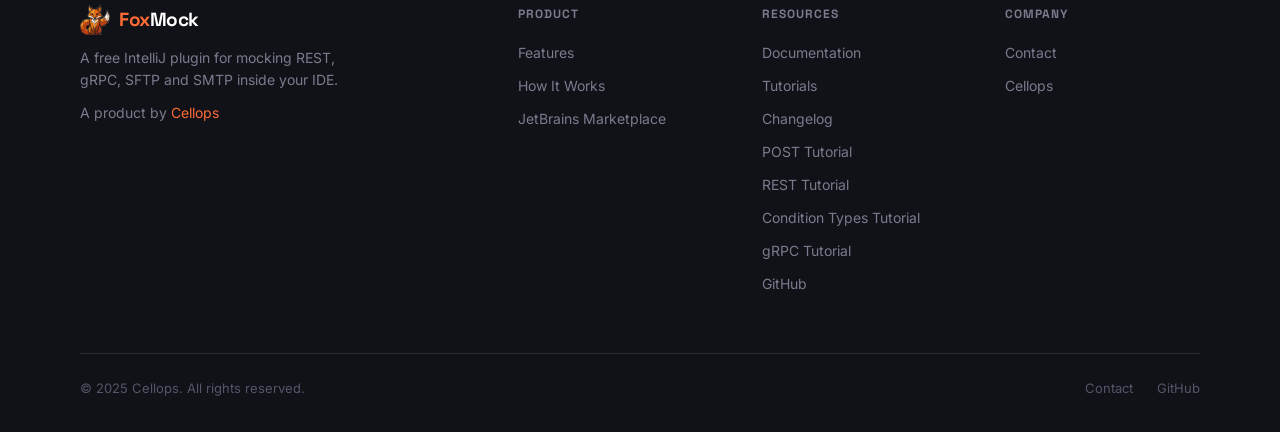
<file: docs/tutorials.html>
<!DOCTYPE html>
<html lang="en">
<head>
  <meta charset="UTF-8" />
  <meta name="viewport" content="width=device-width, initial-scale=1.0" />
  <title>Tutorials — FoxMock</title>
  <meta name="description" content="Step-by-step tutorials for FoxMock — learn how to mock REST APIs with query params and scenarios, or mock gRPC services inside IntelliJ IDEA." />
  <link rel="preconnect" href="https://fonts.googleapis.com" />
  <link rel="preconnect" href="https://fonts.gstatic.com" crossorigin />
  <link href="https://fonts.googleapis.com/css2?family=Inter:ital,opsz,wght@0,14..32,400;0,14..32,500;0,14..32,600;0,14..32,700;0,14..32,800&family=Space+Grotesk:wght@500;600;700&display=swap" rel="stylesheet" />

  <link rel="canonical" href="https://fox-mock.com/tutorials.html" />
  <meta property="og:type" content="website" />
  <meta property="og:site_name" content="FoxMock" />
  <meta property="og:title" content="Tutorials — FoxMock" />
  <meta property="og:description" content="Step-by-step tutorials for FoxMock — learn how to mock REST APIs with query params and scenarios, or mock gRPC services inside IntelliJ IDEA." />
  <meta property="og:url" content="https://fox-mock.com/tutorials.html" />
  <meta property="og:image" content="https://fox-mock.com/og-image.png" />
  <meta name="robots" content="index, follow" />
  <meta name="author" content="Cellops" />
  <meta name="theme-color" content="#0B0B0F" />

  <link rel="stylesheet" href="style.css" />
  <script src="https://plugins.jetbrains.com/assets/scripts/mp-widget.js"></script>
</head>

<body>

<!-- NAVIGATION -->
<nav>
  <div class="nav-inner">
    <a href="index.html" class="logo">
      <img src="foxmock-logo.svg" alt="FoxMock" class="logo-icon" />
      <span class="logo-wordmark"><span class="logo-fox">Fox</span><span class="logo-mock">Mock</span></span>
    </a>
    <div class="nav-links">
      <a href="index.html#features">Features</a>
      <a href="index.html#how-it-works">How It Works</a>
      <a href="docs.html">Docs</a>
      <a href="tutorials.html" class="active">Tutorials</a>
      <div class="nav-sep"></div>
      <a href="https://github.com/YOUR_GITHUB/foxmock" target="_blank">GitHub</a>
      <a href="https://plugins.jetbrains.com/plugin/31488" target="_blank" class="btn-nav">Install Free</a>
    </div>
    <button class="nav-mobile-btn" id="nav-mobile-btn" aria-label="Open menu" aria-expanded="false">
      <span class="hamburger-line"></span>
      <span class="hamburger-line"></span>
      <span class="hamburger-line"></span>
    </button>
  </div>
  <div class="nav-mobile-menu" id="nav-mobile-menu">
    <a href="index.html#features">Features</a>
    <a href="index.html#how-it-works">How It Works</a>
    <a href="docs.html">Docs</a>
    <a href="tutorials.html" class="active">Tutorials</a>
    <a href="https://github.com/YOUR_GITHUB/foxmock" target="_blank">GitHub</a>
    <a href="https://plugins.jetbrains.com/plugin/31488" target="_blank" class="btn-mobile-install">Install Free</a>
  </div>
</nav>

<!-- TUTORIALS -->
<section style="margin-top:62px;padding:80px 0 100px;">
  <div class="container">

    <div style="text-align:center;margin-bottom:56px;">
      <div class="section-label">Learn FoxMock</div>
      <h1 class="section-heading">Tutorials</h1>
      <p class="section-sub">Step-by-step guides for every protocol FoxMock supports.</p>
    </div>

    <div class="tutorials-grid">

      <a href="tutorial-post.html" class="tutorial-card">
        <div class="tutorial-card-icon">📨</div>
        <div class="tutorial-card-body">
          <div class="tutorial-card-tags">
            <span class="tutorial-tag orange">REST</span>
            <span class="tutorial-tag orange">POST</span>
            <span class="tutorial-tag">15 min</span>
          </div>
          <h2>Mock POST APIs with Body Matching &amp; Scenarios</h2>
          <p>Add a POST route, configure six realistic scenarios, and let FoxMock auto-switch responses based on the incoming request body using JSONPath conditions — no code change, no restart.</p>
          <ul class="tutorial-card-covers">
            <li>Request body vs response body — what each means in FoxMock</li>
            <li>Adding a POST route and its first scenario</li>
            <li>Six scenarios: success, validation error, conflict, unauthorized, server error, slow</li>
            <li>Body JSONPath conditions: match on specific fields</li>
            <li>Body Regex conditions: flexible pattern matching</li>
            <li>Header conditions: simulate auth failures automatically</li>
            <li>Priority and multi-condition AND logic</li>
            <li>Three-tier resolution applied to POST</li>
            <li>Transaction log — inspecting the received request body</li>
          </ul>
          <span class="tutorial-card-cta">Read tutorial →</span>
        </div>
      </a>

      <a href="tutorial-conditions.html" class="tutorial-card">
        <div class="tutorial-card-icon">🎯</div>
        <div class="tutorial-card-body">
          <div class="tutorial-card-tags">
            <span class="tutorial-tag orange">REST</span>
            <span class="tutorial-tag blue">gRPC</span>
            <span class="tutorial-tag">12 min</span>
          </div>
          <h2>Condition Types &amp; Operators — Smart Scenario Routing</h2>
          <p>A complete guide to every condition type — Body JSONPath, Body Regex, Body Exact, Query Param, and Header — with all four operators and practical POST, GET, and regex examples.</p>
          <ul class="tutorial-card-covers">
            <li>Body JSONPath — target a specific field in any JSON payload</li>
            <li>Body Regex — pattern match the raw body (XML and plain text too)</li>
            <li>Body Exact — strict byte-for-byte payload matching</li>
            <li>Query Param conditions — GET routing by URL parameter</li>
            <li>Header conditions — auth, tenant ID, API versioning</li>
            <li>Operators: Equals, Contains, Matches (regex), Exists</li>
            <li>AND logic — multiple conditions on one scenario</li>
            <li>Priority between scenarios</li>
            <li>Regex in route paths — auto-detected, no checkbox needed</li>
            <li>Conditions in gRPC</li>
          </ul>
          <span class="tutorial-card-cta">Read tutorial →</span>
        </div>
      </a>

      <a href="tutorial-rest.html" class="tutorial-card">
        <div class="tutorial-card-icon">🌐</div>
        <div class="tutorial-card-body">
          <div class="tutorial-card-tags">
            <span class="tutorial-tag orange">REST</span>
            <span class="tutorial-tag">12 min</span>
          </div>
          <h2>Mock REST APIs with Query Params &amp; Scenarios</h2>
          <p>Add routes, create multiple scenarios for one endpoint, match on query parameters with conditions, and let FoxMock auto-switch responses — no code change, no restart.</p>
          <ul class="tutorial-card-covers">
            <li>Adding routes and configuring responses</li>
            <li>How query parameters are logged and matched</li>
            <li>Multiple scenarios: success, empty, error, slow</li>
            <li>Conditional auto-switching by query param value</li>
            <li>Three-tier resolution explained</li>
            <li>Save &amp; load collections</li>
          </ul>
          <span class="tutorial-card-cta">Read tutorial →</span>
        </div>
      </a>

      <a href="tutorial-grpc.html" class="tutorial-card">
        <div class="tutorial-card-icon">⚡</div>
        <div class="tutorial-card-body">
          <div class="tutorial-card-tags">
            <span class="tutorial-tag blue">gRPC</span>
            <span class="tutorial-tag">10 min</span>
          </div>
          <h2>Mock gRPC Services Without Spinning Up a Server</h2>
          <p>Load a <code>.proto</code> file, configure JSON responses for every RPC method, and run a real gRPC mock server inside IntelliJ — zero extra processes.</p>
          <ul class="tutorial-card-covers">
            <li>Loading .proto files and discovering methods</li>
            <li>Configuring gRPC status codes and responses</li>
            <li>Multiple scenarios per method</li>
            <li>Conditional scenarios with Body JSONPath</li>
            <li>AI response generation from proto definitions</li>
            <li>Save &amp; load .foxmock-grpc config files</li>
          </ul>
          <span class="tutorial-card-cta">Read tutorial →</span>
        </div>
      </a>

    </div>

  </div>
</section>

<!-- FOOTER -->
<footer>
  <div class="footer-grid">
    <div class="footer-brand">
      <a href="index.html" class="logo">
        <img src="foxmock-logo.svg" alt="FoxMock" class="logo-icon" />
        <span class="logo-wordmark"><span class="logo-fox">Fox</span><span class="logo-mock">Mock</span></span>
      </a>
      <p>A free IntelliJ plugin for mocking REST, gRPC, SFTP and SMTP inside your IDE.</p>
      <p style="margin-top:10px;">A product by <a href="https://cellops.com" target="_blank">Cellops</a></p>
    </div>
    <div class="footer-col">
      <h4>Product</h4>
      <a href="index.html#features">Features</a>
      <a href="index.html#how-it-works">How It Works</a>
      <a href="https://plugins.jetbrains.com/plugin/31488" target="_blank">JetBrains Marketplace</a>
    </div>
    <div class="footer-col">
      <h4>Resources</h4>
      <a href="docs.html">Documentation</a>
      <a href="tutorials.html">Tutorials</a>
      <a href="changelog.html">Changelog</a>
      <a href="tutorial-post.html">POST Tutorial</a>
      <a href="tutorial-rest.html">REST Tutorial</a>
      <a href="tutorial-conditions.html">Condition Types Tutorial</a>
      <a href="tutorial-grpc.html">gRPC Tutorial</a>
      <a href="https://github.com/YOUR_GITHUB/foxmock" target="_blank">GitHub</a>
    </div>
    <div class="footer-col">
      <h4>Company</h4>
      <a href="mailto:hello@fox-mock.com">Contact</a>
      <a href="https://cellops.com" target="_blank">Cellops</a>
    </div>
  </div>
  <div class="footer-bottom">
    <p>© 2025 Cellops. All rights reserved.</p>
    <div class="footer-bottom-links">
      <a href="mailto:hello@fox-mock.com">Contact</a>
      <a href="https://github.com/YOUR_GITHUB/foxmock" target="_blank">GitHub</a>
    </div>
  </div>
</footer>

<script>
  (function () {
    const btn = document.getElementById('nav-mobile-btn');
    const menu = document.getElementById('nav-mobile-menu');
    if (!btn || !menu) return;
    btn.addEventListener('click', () => {
      const open = menu.classList.toggle('open');
      btn.classList.toggle('open', open);
      btn.setAttribute('aria-expanded', open);
      btn.setAttribute('aria-label', open ? 'Close menu' : 'Open menu');
    });
    document.addEventListener('click', e => {
      if (!btn.contains(e.target) && !menu.contains(e.target)) {
        menu.classList.remove('open');
        btn.classList.remove('open');
        btn.setAttribute('aria-expanded', 'false');
        btn.setAttribute('aria-label', 'Open menu');
      }
    });
    menu.querySelectorAll('a').forEach(a => a.addEventListener('click', () => {
      menu.classList.remove('open');
      btn.classList.remove('open');
      btn.setAttribute('aria-expanded', 'false');
      btn.setAttribute('aria-label', 'Open menu');
    }));
  })();
</script>

</body>
</html>
</file>
<file: docs/style.css>
/* ================================
   RESET AND CUSTOM PROPERTIES
================================ */
*, *::before, *::after {
  margin: 0;
  padding: 0;
  box-sizing: border-box;
}

:root {
  --orange:       #FF6B35;
  --orange-dark:  #E55A25;
  --orange-glow:  rgba(255, 107, 53, 0.15);
  --orange-border:rgba(255, 107, 53, 0.30);

  --dark:   #0B0B0F;
  --dark-2: #111118;
  --dark-3: #18181F;
  --dark-4: #1F1F28;
  --dark-5: #26262F;

  --text:       #E2E2EC;
  --text-muted: #7B7B8E;
  --text-dim:   #55556A;
  --border:     #2A2A36;
  --border-2:   #363645;
  --white:      #FFFFFF;

  --radius:   12px;
  --radius-lg:20px;
  --radius-sm:8px;

  --font:         'Inter', -apple-system, BlinkMacSystemFont, 'Segoe UI', sans-serif;
  --font-display: 'Space Grotesk', 'Inter', sans-serif;
  --font-mono:    'SF Mono', 'Fira Code', 'Cascadia Code', 'Consolas', monospace;

  --shadow: 0 4px 24px rgba(0,0,0,0.4);
  --shadow-lg: 0 8px 48px rgba(0,0,0,0.5);
  --glow: 0 0 40px rgba(255,107,53,0.12);
}

html { scroll-behavior: smooth; }

body {
  font-family: var(--font);
  background: var(--dark);
  color: var(--text);
  line-height: 1.65;
  -webkit-font-smoothing: antialiased;
  -moz-osx-font-smoothing: grayscale;
}

h1, h2, h3, h4, .logo {
  font-family: var(--font-display);
}

a { color: inherit; text-decoration: none; }

.container {
  max-width: 1120px;
  margin: 0 auto;
  padding: 0 28px;
}

/* ================================
   NAVIGATION
================================ */
nav {
  position: fixed;
  top: 0; left: 0; right: 0;
  z-index: 200;
  background: rgba(11, 11, 15, 0.92);
  backdrop-filter: blur(16px);
  -webkit-backdrop-filter: blur(16px);
  border-bottom: 1px solid var(--border);
}

.nav-inner {
  padding: 0 48px;
  height: 62px;
  display: flex;
  align-items: center;
  justify-content: space-between;
}

.logo {
  display: flex;
  align-items: center;
  gap: 9px;
  font-family: var(--font-display);
  font-size: 19px;
  font-weight: 700;
  letter-spacing: -0.5px;
  text-decoration: none;
  line-height: 1;
  flex-shrink: 0;
}

.logo-wordmark {
  display: inline;
  letter-spacing: -0.5px;
}

.logo-fox {
  color: var(--orange);
}

.logo-mock {
  color: var(--white);
}

.logo-icon {
  width: 30px;
  height: 30px;
  border-radius: 8px;
  flex-shrink: 0;
  object-fit: contain;
  display: block;
}

.nav-links {
  display: flex;
  align-items: center;
  gap: 6px;
}

.nav-links a {
  color: var(--text-muted);
  font-size: 14px;
  font-weight: 500;
  padding: 6px 12px;
  border-radius: var(--radius-sm);
  transition: color 0.18s, background 0.18s;
}

.nav-links a:hover {
  color: var(--white);
  background: var(--dark-3);
}

.nav-links a.active {
  color: var(--white);
}

.btn-nav {
  background: linear-gradient(135deg, #FFB347 0%, #FF6B35 52%, #E84400 100%) !important;
  color: var(--white) !important;
  padding: 7px 20px !important;
  border-radius: var(--radius-sm) !important;
  font-weight: 700 !important;
  font-size: 14px !important;
  border: 1px solid rgba(255, 255, 255, 0.18) !important;
  box-shadow: 0 0 18px rgba(255, 107, 53, 0.55), 0 2px 6px rgba(0, 0, 0, 0.3) !important;
  transition: filter 0.18s, box-shadow 0.18s, transform 0.12s !important;
}

.btn-nav:hover {
  filter: brightness(1.12) !important;
  box-shadow: 0 0 28px rgba(255, 107, 53, 0.8), 0 2px 8px rgba(0, 0, 0, 0.35) !important;
  transform: translateY(-1px) !important;
}

.nav-sep {
  width: 1px;
  height: 18px;
  background: var(--border);
  margin: 0 6px;
}

/* hamburger button — hidden on desktop */
.nav-mobile-btn {
  display: none;
  flex-direction: column;
  justify-content: center;
  align-items: center;
  gap: 5px;
  width: 36px;
  height: 36px;
  background: none;
  border: none;
  cursor: pointer;
  padding: 6px;
  border-radius: var(--radius-sm);
  transition: background 0.18s;
  flex-shrink: 0;
}

.nav-mobile-btn:hover { background: var(--dark-3); }

.hamburger-line {
  width: 20px;
  height: 2px;
  background: var(--text);
  border-radius: 2px;
  transition: transform 0.22s ease, opacity 0.18s ease;
  display: block;
}

.nav-mobile-btn.open .hamburger-line:nth-child(1) { transform: translateY(7px) rotate(45deg); }
.nav-mobile-btn.open .hamburger-line:nth-child(2) { opacity: 0; }
.nav-mobile-btn.open .hamburger-line:nth-child(3) { transform: translateY(-7px) rotate(-45deg); }

/* mobile slide-down menu */
.nav-mobile-menu {
  display: none;
  flex-direction: column;
  gap: 2px;
  padding: 12px 20px 20px;
  border-top: 1px solid var(--border);
  background: rgba(11, 11, 15, 0.98);
  backdrop-filter: blur(16px);
  -webkit-backdrop-filter: blur(16px);
}

.nav-mobile-menu.open { display: flex; }

.nav-mobile-menu a {
  color: var(--text-muted);
  font-size: 15px;
  font-weight: 500;
  padding: 10px 12px;
  border-radius: var(--radius-sm);
  text-decoration: none;
  transition: color 0.18s, background 0.18s;
}

.nav-mobile-menu a:hover {
  color: var(--white);
  background: var(--dark-3);
}

.btn-mobile-install {
  margin-top: 8px;
  background: linear-gradient(135deg, #FFB347 0%, #FF6B35 52%, #E84400 100%) !important;
  color: var(--white) !important;
  font-weight: 700 !important;
  text-align: center;
  border: 1px solid rgba(255, 255, 255, 0.18) !important;
  box-shadow: 0 0 14px rgba(255, 107, 53, 0.45) !important;
}

/* ================================
   BUTTONS
================================ */
.btn-primary {
  display: inline-flex;
  align-items: center;
  gap: 8px;
  background: var(--orange);
  color: var(--white);
  padding: 13px 28px;
  border-radius: var(--radius);
  font-weight: 700;
  font-size: 15px;
  transition: background 0.18s, transform 0.12s, box-shadow 0.18s;
}

.btn-primary:hover {
  background: var(--orange-dark);
  transform: translateY(-2px);
  box-shadow: 0 6px 24px rgba(255,107,53,0.35);
}

.btn-primary.large {
  padding: 16px 40px;
  font-size: 17px;
}

.btn-secondary {
  display: inline-flex;
  align-items: center;
  gap: 8px;
  background: var(--dark-3);
  color: var(--text);
  padding: 13px 28px;
  border-radius: var(--radius);
  font-weight: 600;
  font-size: 15px;
  border: 1px solid var(--border-2);
  transition: background 0.18s, transform 0.12s;
}

.btn-secondary:hover {
  background: var(--dark-4);
  transform: translateY(-2px);
}

/* ================================
   HERO
================================ */
.hero {
  padding: 148px 28px 108px;
  text-align: center;
  position: relative;
  overflow: hidden;
}

.hero::before {
  content: '';
  position: absolute;
  top: -100px;
  left: 50%;
  transform: translateX(-50%);
  width: 800px;
  height: 500px;
  background: radial-gradient(ellipse at center, rgba(255,107,53,0.09) 0%, transparent 70%);
  pointer-events: none;
}

.hero-inner {
  max-width: 820px;
  margin: 0 auto;
  position: relative;
}

.hero-badge {
  display: inline-flex;
  align-items: center;
  gap: 7px;
  background: var(--orange-glow);
  color: var(--orange);
  border: 1px solid var(--orange-border);
  padding: 5px 14px 5px 8px;
  border-radius: 100px;
  font-size: 12px;
  font-weight: 700;
  margin-bottom: 28px;
  letter-spacing: 0.4px;
  text-transform: uppercase;
}

.hero-badge-dot {
  width: 7px;
  height: 7px;
  background: var(--orange);
  border-radius: 50%;
  animation: pulse 2s ease-in-out infinite;
}

@keyframes pulse {
  0%, 100% { opacity: 1; transform: scale(1); }
  50% { opacity: 0.5; transform: scale(0.8); }
}

.hero h1 {
  font-family: var(--font-display);
  font-size: 68px;
  font-weight: 700;
  line-height: 1.08;
  color: var(--white);
  margin-bottom: 22px;
  letter-spacing: -1.5px;
}

.hero h1 .accent { color: var(--orange); }

.hero-sub {
  font-size: 20px;
  color: var(--text-muted);
  margin-bottom: 44px;
  max-width: 560px;
  margin-left: auto;
  margin-right: auto;
  line-height: 1.65;
}

.hero-cta {
  display: flex;
  gap: 14px;
  justify-content: center;
  align-items: center;
  margin-bottom: 20px;
  flex-wrap: wrap;
}

.hero-meta {
  font-size: 12.5px;
  color: var(--text-dim);
  margin-top: 4px;
}

.hero-meta span {
  margin: 0 6px;
  opacity: 0.5;
}

/* JetBrains widget wrapper */
#jb-install-widget {
  display: inline-block;
}

/* ================================
   SECTION LABELS
================================ */
.section-label {
  display: inline-block;
  color: var(--orange);
  font-size: 11px;
  font-weight: 800;
  letter-spacing: 1.5px;
  text-transform: uppercase;
  margin-bottom: 14px;
}

.section-heading {
  font-family: var(--font-display);
  font-size: 40px;
  font-weight: 700;
  color: var(--white);
  line-height: 1.15;
  letter-spacing: -1px;
  margin-bottom: 16px;
}

.section-sub {
  font-size: 17px;
  color: var(--text-muted);
  max-width: 540px;
  line-height: 1.65;
}

/* ================================
   PROBLEM
================================ */
.problem {
  padding: 96px 28px;
  background: var(--dark-2);
}

.problem-header {
  text-align: center;
  margin-bottom: 52px;
}

.problem-header .section-sub {
  margin: 0 auto;
}

.pain-grid {
  display: grid;
  grid-template-columns: repeat(auto-fit, minmax(290px, 1fr));
  gap: 20px;
  max-width: 1000px;
  margin: 0 auto;
}

.pain-card {
  background: var(--dark-3);
  border: 1px solid var(--border);
  border-radius: var(--radius-lg);
  padding: 28px 26px;
  display: flex;
  gap: 16px;
  align-items: flex-start;
}

.pain-icon {
  font-size: 28px;
  flex-shrink: 0;
  margin-top: 2px;
}

.pain-card h4 {
  font-size: 15px;
  font-weight: 700;
  color: var(--white);
  margin-bottom: 6px;
}

.pain-card p {
  color: var(--text-muted);
  font-size: 14px;
  line-height: 1.6;
}

/* ================================
   DEMO / SCREENSHOT
================================ */
.demo {
  padding: 100px 28px;
  text-align: center;
}

.demo-header {
  margin-bottom: 52px;
}

.demo-header .section-sub {
  margin: 0 auto;
}

.demo-window {
  background: var(--dark-3);
  border: 1px solid var(--border-2);
  border-radius: var(--radius-lg);
  overflow: hidden;
  max-width: 900px;
  margin: 0 auto;
  box-shadow: var(--shadow-lg), var(--glow);
}

.demo-titlebar {
  background: var(--dark-4);
  border-bottom: 1px solid var(--border);
  padding: 12px 18px;
  display: flex;
  align-items: center;
  gap: 10px;
}

.titlebar-dots {
  display: flex;
  gap: 6px;
}

.titlebar-dot {
  width: 12px;
  height: 12px;
  border-radius: 50%;
}

.titlebar-dot.red    { background: #FF5F57; }
.titlebar-dot.yellow { background: #FEBC2E; }
.titlebar-dot.green  { background: #28C840; }

.titlebar-label {
  font-size: 12px;
  color: var(--text-dim);
  margin-left: 8px;
  font-family: var(--font-mono);
}

.demo-body {
  padding: 60px 40px;
  min-height: 280px;
  display: flex;
  align-items: center;
  justify-content: center;
  color: var(--text-muted);
  font-size: 15px;
}

.demo-body img {
  width: 100%;
  height: auto;
  display: block;
}

/* ================================
   FEATURES
================================ */
.features {
  padding: 100px 28px;
  background: var(--dark-2);
}

.features-header {
  text-align: center;
  margin-bottom: 60px;
}

.features-header .section-sub {
  margin: 0 auto;
}

.features-grid {
  display: grid;
  grid-template-columns: repeat(auto-fit, minmax(320px, 1fr));
  gap: 20px;
}

.feature-card {
  background: var(--dark-3);
  border: 1px solid var(--border);
  border-radius: var(--radius-lg);
  padding: 30px;
  transition: border-color 0.2s, transform 0.2s, box-shadow 0.2s;
}

.feature-card:hover {
  border-color: var(--orange);
  transform: translateY(-4px);
  box-shadow: var(--shadow), 0 0 24px rgba(255,107,53,0.08);
}

.feature-icon-wrap {
  width: 44px;
  height: 44px;
  background: var(--orange-glow);
  border: 1px solid var(--orange-border);
  border-radius: 10px;
  display: flex;
  align-items: center;
  justify-content: center;
  font-size: 22px;
  margin-bottom: 18px;
}

.feature-card h3 {
  font-size: 16px;
  font-weight: 700;
  color: var(--white);
  margin-bottom: 9px;
}

.feature-card p {
  color: var(--text-muted);
  font-size: 14px;
  line-height: 1.65;
}

.feature-tag {
  display: inline-block;
  background: var(--dark-5);
  color: var(--text-muted);
  font-size: 11px;
  font-weight: 600;
  padding: 3px 9px;
  border-radius: 100px;
  margin-top: 14px;
  border: 1px solid var(--border);
  font-family: var(--font-mono);
}

/* ================================
   HOW IT WORKS
================================ */
.how-it-works {
  padding: 100px 28px;
}

.how-it-works-header {
  text-align: center;
  margin-bottom: 64px;
}

.steps {
  display: flex;
  align-items: flex-start;
  justify-content: center;
  gap: 0;
  max-width: 900px;
  margin: 0 auto;
  position: relative;
}

.steps::before {
  content: '';
  position: absolute;
  top: 24px;
  left: calc(16.6% + 24px);
  right: calc(16.6% + 24px);
  height: 2px;
  background: linear-gradient(90deg, var(--orange) 0%, var(--orange-border) 50%, var(--orange) 100%);
  opacity: 0.3;
}

.step {
  flex: 1;
  text-align: center;
  padding: 0 20px;
}

.step-num {
  width: 48px;
  height: 48px;
  background: var(--orange);
  color: var(--white);
  border-radius: 50%;
  display: flex;
  align-items: center;
  justify-content: center;
  font-size: 18px;
  font-weight: 900;
  margin: 0 auto 20px;
  position: relative;
  z-index: 1;
  box-shadow: 0 0 0 6px var(--dark), 0 0 0 7px var(--orange-border);
}

.step h3 {
  font-size: 16px;
  font-weight: 700;
  color: var(--white);
  margin-bottom: 8px;
}

.step p {
  color: var(--text-muted);
  font-size: 14px;
  line-height: 1.65;
}

/* ================================
   ADVANCED FEATURES STRIPS
================================ */
.feature-strip {
  padding: 80px 28px;
  background: var(--dark-2);
}

.feature-strip:nth-child(even) {
  background: var(--dark);
}

.strip-inner {
  max-width: 900px;
  margin: 0 auto;
  display: flex;
  align-items: center;
  gap: 64px;
}

.strip-inner.reverse {
  flex-direction: row-reverse;
}

.strip-text { flex: 1; }

.strip-text h3 {
  font-size: 28px;
  font-weight: 700;
  color: var(--white);
  letter-spacing: -0.5px;
  margin-bottom: 14px;
}

.strip-text p {
  color: var(--text-muted);
  font-size: 15px;
  line-height: 1.7;
  margin-bottom: 20px;
}

.strip-visual {
  flex: 1;
  background: var(--dark-3);
  border: 1px solid var(--border-2);
  border-radius: var(--radius-lg);
  padding: 28px;
  min-height: 200px;
  display: flex;
  flex-direction: column;
  gap: 10px;
}

.scenario-row {
  display: flex;
  align-items: center;
  gap: 10px;
  background: var(--dark-4);
  border: 1px solid var(--border);
  border-radius: var(--radius-sm);
  padding: 10px 14px;
  font-size: 13px;
}

.scenario-row.active {
  border-color: var(--orange);
  background: var(--orange-glow);
}

.scenario-row.conditional {
  border-color: rgba(100, 180, 255, 0.3);
  background: rgba(100, 180, 255, 0.05);
}

.scenario-row.disabled {
  opacity: 0.4;
}

.badge-dot {
  width: 8px;
  height: 8px;
  border-radius: 50%;
  background: var(--text-dim);
  flex-shrink: 0;
}

.badge-dot.orange { background: var(--orange); }
.badge-dot.blue   { background: #6AC2FF; }

.scenario-name {
  flex: 1;
  font-family: var(--font-mono);
  color: var(--text);
  font-size: 12px;
}

.scenario-badge {
  font-size: 11px;
  font-weight: 700;
  color: var(--orange);
  background: var(--orange-glow);
  padding: 2px 7px;
  border-radius: 100px;
  border: 1px solid var(--orange-border);
}

.scenario-badge.blue {
  color: #6AC2FF;
  background: rgba(100,194,255,0.08);
  border-color: rgba(100,194,255,0.3);
}

.condition-row {
  display: flex;
  align-items: center;
  gap: 8px;
  font-size: 12px;
  padding: 8px 12px;
  background: var(--dark-4);
  border-radius: var(--radius-sm);
  border: 1px solid var(--border);
  font-family: var(--font-mono);
}

.cond-type  { color: #B8A0FF; }
.cond-path  { color: #6AC2FF; }
.cond-op    { color: var(--text-muted); }
.cond-value { color: #7EE8A2; }

/* ================================
   CTA
================================ */
.cta-section {
  padding: 120px 28px;
  text-align: center;
  position: relative;
  overflow: hidden;
}

.cta-section::before {
  content: '';
  position: absolute;
  inset: 0;
  background: radial-gradient(ellipse at 50% 60%, rgba(255,107,53,0.07) 0%, transparent 65%);
  pointer-events: none;
}

.cta-section h2 {
  font-family: var(--font-display);
  font-size: 52px;
  font-weight: 700;
  color: var(--white);
  letter-spacing: -1.5px;
  margin-bottom: 16px;
  position: relative;
}

.cta-section p {
  font-size: 18px;
  color: var(--text-muted);
  margin-bottom: 40px;
  position: relative;
}

.cta-buttons {
  display: flex;
  gap: 14px;
  justify-content: center;
  flex-wrap: wrap;
  position: relative;
}

.cta-card-wrap {
  display: flex;
  justify-content: center;
  margin: 32px 0 24px;
  position: relative;
}

.cta-note {
  font-size: 13px;
  color: var(--text-dim);
  margin-top: 20px !important;
  position: relative;
}

/* ================================
   FOOTER
================================ */
footer {
  background: var(--dark-2);
  border-top: 1px solid var(--border);
  padding: 52px 28px 32px;
}

.footer-grid {
  max-width: 1120px;
  margin: 0 auto;
  display: grid;
  grid-template-columns: 2fr 1fr 1fr 1fr;
  gap: 48px;
  margin-bottom: 48px;
}

.footer-brand .logo {
  margin-bottom: 12px;
}

.footer-brand p {
  font-size: 14px;
  color: var(--text-muted);
  line-height: 1.6;
  max-width: 280px;
}

.footer-brand a {
  color: var(--orange);
}

.footer-col h4 {
  font-size: 12px;
  font-weight: 700;
  color: var(--text-muted);
  letter-spacing: 1px;
  text-transform: uppercase;
  margin-bottom: 16px;
}

.footer-col a {
  display: block;
  color: var(--text-muted);
  font-size: 14px;
  margin-bottom: 10px;
  transition: color 0.18s;
}

.footer-col a:hover {
  color: var(--white);
}

.footer-bottom {
  max-width: 1120px;
  margin: 0 auto;
  border-top: 1px solid var(--border);
  padding-top: 24px;
  display: flex;
  justify-content: space-between;
  align-items: center;
  flex-wrap: wrap;
  gap: 12px;
}

.footer-bottom p {
  font-size: 13px;
  color: var(--text-dim);
}

.footer-bottom-links {
  display: flex;
  gap: 24px;
}

.footer-bottom-links a {
  font-size: 13px;
  color: var(--text-dim);
  transition: color 0.18s;
}

.footer-bottom-links a:hover {
  color: var(--text-muted);
}

/* ================================
   CODE BLOCKS
================================ */
pre {
  background: var(--dark-3);
  border: 1px solid var(--border);
  border-radius: var(--radius);
  padding: 20px 22px;
  overflow-x: auto;
  font-family: var(--font-mono);
  font-size: 13.5px;
  line-height: 1.7;
  color: #C9D1D9;
}

pre .cm { color: #8B949E; }  /* comment */
pre .kw { color: #FF7B72; }  /* keyword */
pre .st { color: #A5D6FF; }  /* string */
pre .fn { color: #D2A8FF; }  /* function */
pre .ty { color: #FFA657; }  /* type */
pre .nu { color: #79C0FF; }  /* number */
pre .op { color: #FF7B72; }  /* operator */
pre .pl { color: #E6EDF3; }  /* plain */

code {
  font-family: var(--font-mono);
  font-size: 13px;
  background: var(--dark-4);
  color: var(--orange);
  padding: 2px 6px;
  border-radius: 5px;
  border: 1px solid var(--border);
}

.code-block-wrapper {
  position: relative;
  margin: 20px 0;
}

.code-lang {
  position: absolute;
  top: 10px;
  right: 14px;
  font-size: 11px;
  color: var(--text-dim);
  font-family: var(--font-mono);
  text-transform: uppercase;
  letter-spacing: 0.8px;
}

/* ================================
   DOCS LAYOUT
================================ */
.docs-layout {
  display: flex;
  min-height: calc(100vh - 62px);
  margin-top: 62px;
}

.docs-sidebar {
  width: 260px;
  flex-shrink: 0;
  background: var(--dark-2);
  border-right: 1px solid var(--border);
  position: sticky;
  top: 62px;
  height: calc(100vh - 62px);
  overflow-y: auto;
  padding: 28px 0 40px;
}

.sidebar-group {
  margin-bottom: 28px;
}

.sidebar-group-label {
  font-size: 11px;
  font-weight: 700;
  color: var(--text-dim);
  letter-spacing: 1.2px;
  text-transform: uppercase;
  padding: 0 20px;
  margin-bottom: 6px;
}

.sidebar-group a {
  display: block;
  font-size: 14px;
  color: var(--text-muted);
  padding: 6px 20px;
  border-radius: 0;
  transition: color 0.18s, background 0.18s;
  border-left: 2px solid transparent;
}

.sidebar-group a:hover {
  color: var(--white);
  background: var(--dark-3);
}

.sidebar-group a.active {
  color: var(--orange);
  background: var(--orange-glow);
  border-left-color: var(--orange);
}

.docs-content {
  flex: 1;
  padding: 52px 64px 80px;
  max-width: 860px;
}

.docs-content h1 {
  font-size: 38px;
  font-weight: 800;
  color: var(--white);
  letter-spacing: -1.5px;
  margin-bottom: 14px;
}

.docs-content .doc-intro {
  font-size: 17px;
  color: var(--text-muted);
  line-height: 1.7;
  margin-bottom: 48px;
  padding-bottom: 40px;
  border-bottom: 1px solid var(--border);
}

.doc-section {
  margin-bottom: 60px;
}

.doc-section h2 {
  font-size: 24px;
  font-weight: 700;
  color: var(--white);
  letter-spacing: -0.6px;
  margin-bottom: 14px;
  padding-top: 20px;
  border-top: 1px solid var(--border);
  margin-top: 48px;
}

.doc-section h2:first-child {
  border-top: none;
  margin-top: 0;
  padding-top: 0;
}

.doc-section h3 {
  font-size: 18px;
  font-weight: 700;
  color: var(--white);
  margin-bottom: 10px;
  margin-top: 32px;
}

.doc-section p {
  color: var(--text-muted);
  font-size: 15px;
  line-height: 1.75;
  margin-bottom: 14px;
}

.doc-section ul, .doc-section ol {
  color: var(--text-muted);
  font-size: 15px;
  line-height: 1.75;
  padding-left: 22px;
  margin-bottom: 14px;
}

.doc-section li {
  margin-bottom: 6px;
}

.note-box {
  background: rgba(100,194,255,0.06);
  border: 1px solid rgba(100,194,255,0.2);
  border-radius: var(--radius);
  padding: 16px 18px;
  margin: 20px 0;
  font-size: 14px;
  color: var(--text-muted);
  line-height: 1.65;
}

.note-box strong {
  color: #6AC2FF;
}

.tip-box {
  background: var(--orange-glow);
  border: 1px solid var(--orange-border);
  border-radius: var(--radius);
  padding: 16px 18px;
  margin: 20px 0;
  font-size: 14px;
  color: var(--text-muted);
  line-height: 1.65;
}

.tip-box strong {
  color: var(--orange);
}

.doc-table {
  width: 100%;
  border-collapse: collapse;
  margin: 20px 0;
  font-size: 14px;
}

.doc-table th {
  background: var(--dark-3);
  color: var(--text-muted);
  font-size: 12px;
  font-weight: 700;
  text-transform: uppercase;
  letter-spacing: 0.6px;
  padding: 10px 14px;
  text-align: left;
  border: 1px solid var(--border);
}

.doc-table td {
  padding: 10px 14px;
  border: 1px solid var(--border);
  color: var(--text-muted);
  vertical-align: top;
}

.doc-table td code {
  font-size: 12px;
}

.doc-table tr:nth-child(even) td {
  background: rgba(255,255,255,0.015);
}

/* ================================
   TUTORIAL / ARTICLE LAYOUT
================================ */
.article-wrap {
  margin-top: 62px;
  max-width: 760px;
  margin-left: auto;
  margin-right: auto;
  padding: 64px 28px 100px;
}

.article-meta {
  display: flex;
  align-items: center;
  gap: 12px;
  margin-bottom: 36px;
  flex-wrap: wrap;
}

.article-tag {
  display: inline-block;
  font-size: 11px;
  font-weight: 700;
  text-transform: uppercase;
  letter-spacing: 0.8px;
  color: var(--orange);
  background: var(--orange-glow);
  border: 1px solid var(--orange-border);
  padding: 3px 10px;
  border-radius: 100px;
}

.article-date {
  font-size: 13px;
  color: var(--text-dim);
}

.article-wrap h1 {
  font-size: 44px;
  font-weight: 700;
  color: var(--white);
  line-height: 1.1;
  letter-spacing: -1.5px;
  margin-bottom: 18px;
}

.article-intro {
  font-size: 19px;
  color: var(--text-muted);
  line-height: 1.7;
  margin-bottom: 48px;
  padding-bottom: 40px;
  border-bottom: 1px solid var(--border);
}

.article-wrap h2 {
  font-size: 26px;
  font-weight: 800;
  color: var(--white);
  letter-spacing: -0.8px;
  margin: 48px 0 16px;
}

.article-wrap h3 {
  font-size: 19px;
  font-weight: 700;
  color: var(--white);
  margin: 32px 0 12px;
}

.article-wrap p {
  color: var(--text-muted);
  font-size: 16px;
  line-height: 1.8;
  margin-bottom: 16px;
}

.article-wrap ul, .article-wrap ol {
  color: var(--text-muted);
  font-size: 16px;
  line-height: 1.8;
  padding-left: 24px;
  margin-bottom: 16px;
}

.article-wrap li {
  margin-bottom: 6px;
}

.article-wrap hr {
  border: none;
  border-top: 1px solid var(--border);
  margin: 48px 0;
}

.img-placeholder {
  background: var(--dark-3);
  border: 1px dashed var(--border-2);
  border-radius: var(--radius);
  padding: 40px 28px;
  text-align: center;
  color: var(--text-dim);
  font-size: 13px;
  margin: 24px 0;
  font-family: var(--font-mono);
}

.tutorial-screenshot {
  display: block;
  width: 100%;
  max-width: 100%;
  border-radius: var(--radius);
  border: 1px solid var(--border-2);
  margin: 24px 0 0;
  box-shadow: 0 4px 24px rgba(0,0,0,0.35);
}

.img-caption {
  font-size: 13px;
  color: var(--text-dim);
  text-align: center;
  margin-top: -12px;
  margin-bottom: 24px;
  font-style: italic;
}

.tabs {
  display: flex;
  gap: 0;
  border: 1px solid var(--border);
  border-radius: var(--radius) var(--radius) 0 0;
  overflow: hidden;
  margin-bottom: -1px;
}

.tab-btn {
  background: var(--dark-3);
  border: none;
  border-right: 1px solid var(--border);
  color: var(--text-muted);
  padding: 10px 18px;
  font-size: 13px;
  font-weight: 600;
  cursor: pointer;
  transition: background 0.18s, color 0.18s;
  font-family: var(--font-mono);
}

.tab-btn:last-child { border-right: none; }
.tab-btn.active { background: var(--dark-4); color: var(--white); }
.tab-btn:hover:not(.active) { background: var(--dark-4); color: var(--text); }

.tab-panel { display: none; }
.tab-panel.active { display: block; }

.tab-panel pre {
  border-radius: 0 0 var(--radius) var(--radius);
  margin: 0;
}

/* ================================
   CHANGELOG
================================ */
.cl-release {
  margin: 0 0 8px;
}
.cl-release-header {
  display: flex;
  align-items: center;
  gap: 12px;
  margin-bottom: 20px;
  flex-wrap: wrap;
}
.cl-version {
  font-family: var(--font-display);
  font-size: 22px;
  font-weight: 700;
  color: var(--white);
}
.cl-badge {
  font-size: 11px;
  font-weight: 700;
  padding: 3px 10px;
  border-radius: 20px;
  background: var(--dark-3);
  border: 1px solid var(--border);
  color: var(--text-dim);
  text-transform: uppercase;
  letter-spacing: 0.05em;
}
.cl-badge.new {
  background: rgba(255,107,53,0.12);
  border-color: rgba(255,107,53,0.4);
  color: var(--orange);
}
.cl-date {
  font-size: 13px;
  color: var(--text-dim);
  margin-left: auto;
}
.cl-release h3 {
  font-size: 16px;
  font-weight: 700;
  color: var(--text);
  margin: 20px 0 8px;
}
.cl-release ul {
  padding-left: 20px;
  margin: 0 0 4px;
}
.cl-release li {
  font-size: 14px;
  line-height: 1.75;
  color: var(--text-muted);
}
.cl-release li strong { color: var(--text); }

/* ================================
   TUTORIALS LANDING
================================ */
.tutorials-grid {
  display: grid;
  grid-template-columns: 1fr 1fr;
  gap: 28px;
}
.tutorial-card {
  display: flex;
  gap: 20px;
  background: var(--dark-2);
  border: 1px solid var(--border);
  border-radius: var(--radius-lg);
  padding: 32px 28px;
  text-decoration: none;
  color: var(--text);
  transition: border-color 0.18s, transform 0.14s, box-shadow 0.18s;
}
.tutorial-card:hover {
  border-color: var(--orange);
  transform: translateY(-3px);
  box-shadow: 0 8px 32px rgba(255,107,53,0.12);
}
.tutorial-card-icon {
  font-size: 36px;
  flex-shrink: 0;
  line-height: 1;
  margin-top: 2px;
}
.tutorial-card-body { flex: 1; }
.tutorial-card-tags {
  display: flex;
  gap: 8px;
  margin-bottom: 12px;
}
.tutorial-tag {
  font-size: 11px;
  font-weight: 600;
  padding: 3px 9px;
  border-radius: 20px;
  background: var(--dark-3);
  border: 1px solid var(--border);
  color: var(--text-dim);
  letter-spacing: 0.04em;
  text-transform: uppercase;
}
.tutorial-tag.orange {
  color: var(--orange);
  background: rgba(255,107,53,0.08);
  border-color: rgba(255,107,53,0.3);
}
.tutorial-tag.blue {
  color: #6AC2FF;
  background: rgba(106,194,255,0.08);
  border-color: rgba(106,194,255,0.3);
}
.tutorial-card h2 {
  font-size: 20px;
  font-weight: 700;
  margin: 0 0 10px;
  line-height: 1.3;
}
.tutorial-card p {
  font-size: 14px;
  color: var(--text-muted);
  line-height: 1.65;
  margin-bottom: 16px;
}
.tutorial-card-covers {
  list-style: none;
  padding: 0;
  margin: 0 0 20px;
  display: flex;
  flex-direction: column;
  gap: 5px;
}
.tutorial-card-covers li {
  font-size: 13px;
  color: var(--text-dim);
  padding-left: 16px;
  position: relative;
}
.tutorial-card-covers li::before {
  content: '✓';
  position: absolute;
  left: 0;
  color: var(--orange);
  font-size: 11px;
}
.tutorial-card-cta {
  font-size: 14px;
  font-weight: 600;
  color: var(--orange);
}
@media (max-width: 768px) {
  .tutorials-grid { grid-template-columns: 1fr; }
  .tutorial-card { flex-direction: column; gap: 12px; }
}

/* ================================
   REST TUTORIAL COMPONENTS
================================ */
.article-toc {
  background: var(--dark-3);
  border: 1px solid var(--border);
  border-radius: var(--radius);
  padding: 20px 24px;
  margin: 28px 0;
}
.article-toc strong {
  display: block;
  font-size: 13px;
  text-transform: uppercase;
  letter-spacing: 0.06em;
  color: var(--text-dim);
  margin-bottom: 10px;
}
.article-toc ol {
  margin: 0;
  padding-left: 20px;
  display: grid;
  grid-template-columns: 1fr 1fr;
  gap: 4px 32px;
}
.article-toc li { font-size: 14px; line-height: 1.8; }
.article-toc a { color: var(--orange); }
.article-toc a:hover { text-decoration: underline; }

.scenario-table,
.condition-ref-table {
  width: 100%;
  border: 1px solid var(--border);
  border-radius: var(--radius);
  overflow: hidden;
  margin: 20px 0;
  font-size: 14px;
}
.scenario-table-row,
.crt-row {
  display: grid;
  gap: 0;
  padding: 10px 16px;
  border-bottom: 1px solid var(--border);
  align-items: center;
}
.scenario-table-row { grid-template-columns: 1.4fr 0.4fr 1.6fr; }
.crt-row            { grid-template-columns: 1.2fr 1.6fr 1.2fr; }
.scenario-table-row:last-child,
.crt-row:last-child { border-bottom: none; }
.scenario-table-row.header,
.crt-row.header {
  background: var(--dark-3);
  font-size: 11px;
  text-transform: uppercase;
  letter-spacing: 0.07em;
  color: var(--text-dim);
  font-weight: 600;
}
.scenario-table-row:not(.header):hover,
.crt-row:not(.header):hover { background: var(--dark-3); }

.tier-block {
  display: flex;
  flex-direction: column;
  gap: 12px;
  margin: 20px 0;
}
.tier {
  display: flex;
  align-items: flex-start;
  gap: 16px;
  background: var(--dark-3);
  border: 1px solid var(--border);
  border-radius: var(--radius);
  padding: 16px 20px;
}
.tier-num {
  flex-shrink: 0;
  width: 28px;
  height: 28px;
  border-radius: 50%;
  background: var(--orange);
  color: var(--white);
  font-weight: 700;
  font-size: 14px;
  display: flex;
  align-items: center;
  justify-content: center;
  font-family: var(--font-display);
}
.tier-body { font-size: 15px; line-height: 1.65; }

/* ================================
   RESPONSIVE
================================ */
@media (max-width: 960px) {
  .footer-grid {
    grid-template-columns: 1fr 1fr;
    gap: 32px;
  }

  .strip-inner,
  .strip-inner.reverse {
    flex-direction: column;
    gap: 36px;
  }

  .docs-sidebar {
    display: none;
  }

  .docs-content {
    padding: 40px 28px 60px;
  }
}

@media (max-width: 768px) {
  .hero h1 {
    font-size: 44px;
    letter-spacing: -2px;
  }

  .hero-sub { font-size: 17px; }

  .section-heading { font-size: 30px; }

  .nav-links { display: none; }

  .nav-mobile-btn {
    display: flex;
    align-items: center;
    gap: 8px;
  }

  .steps {
    flex-direction: column;
    align-items: center;
    gap: 20px;
  }

  .steps::before { display: none; }

  .step { max-width: 320px; }

  .footer-grid {
    grid-template-columns: 1fr;
    gap: 28px;
  }

  .footer-brand p { max-width: 100%; }

  .footer-bottom {
    flex-direction: column;
    text-align: center;
    gap: 8px;
  }

  .article-wrap h1 { font-size: 32px; }
  .article-wrap { padding: 40px 20px 80px; }

  .cta-section h2 { font-size: 36px; }
}
</file>
